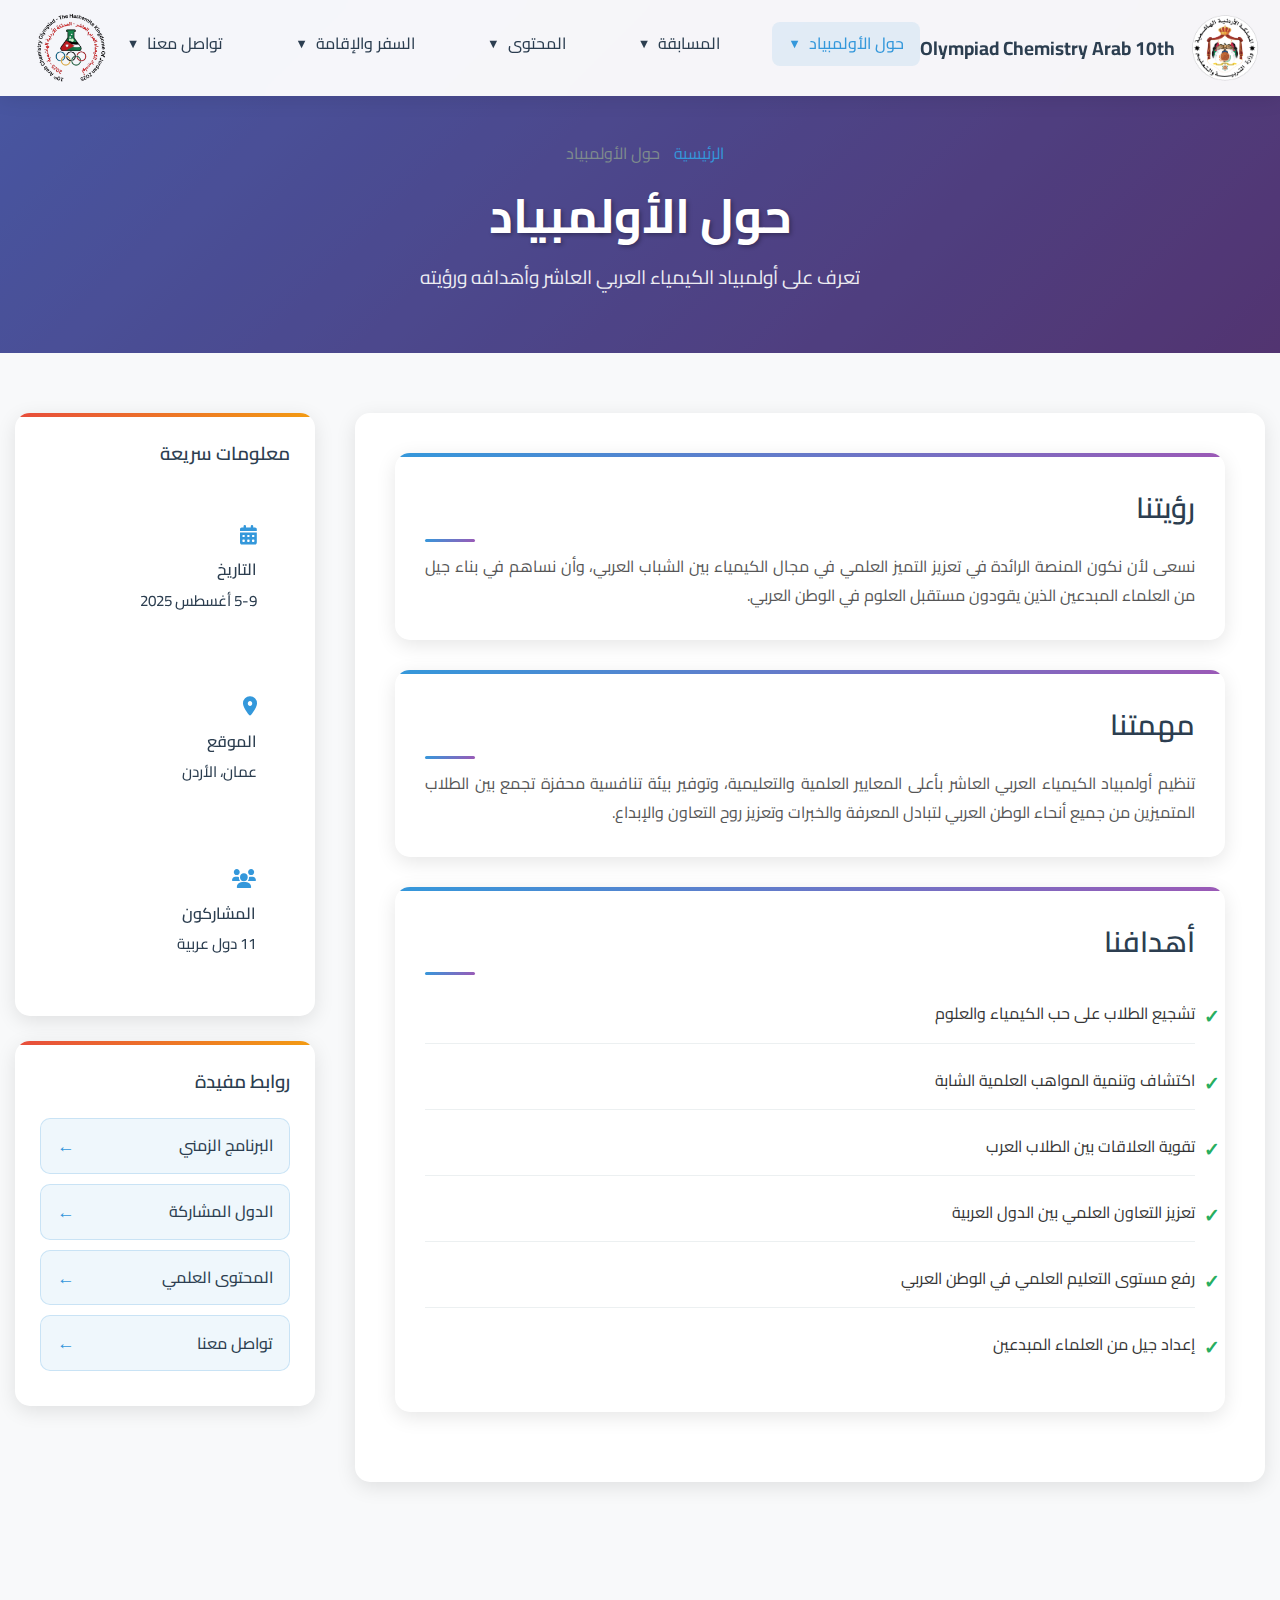
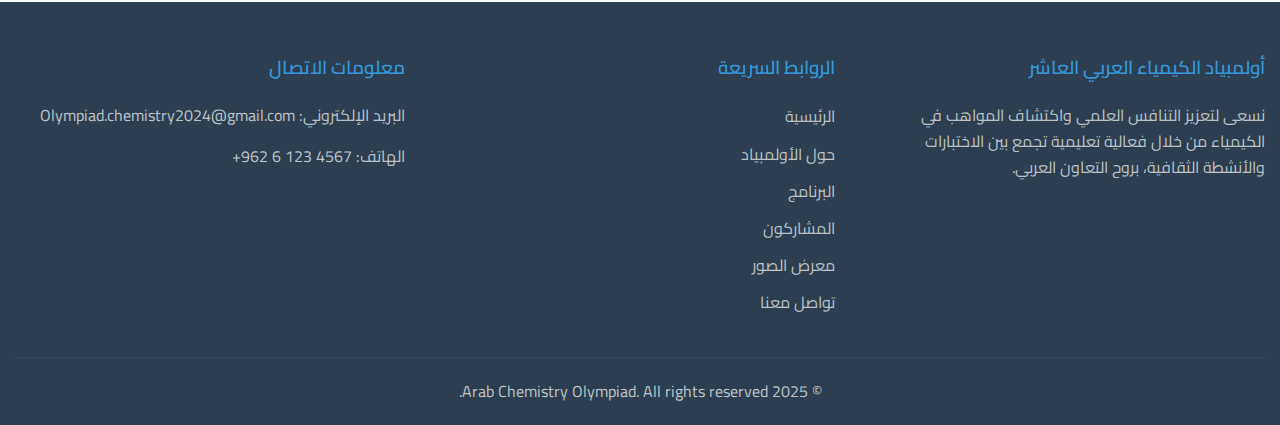
<file: about.html>
<!DOCTYPE html>
<html lang="ar" dir="rtl">
  <head>
    <meta charset="UTF-8" />
    <meta name="viewport" content="width=device-width, initial-scale=1.0" />
    <title>حول الأولمبياد - أولمبياد الكيمياء العربي</title>
    <link rel="stylesheet" href="styles.css" />
    <link
      href="https://fonts.googleapis.com/css2?family=Cairo:wght@300;400;600;700&display=swap"
      rel="stylesheet"
    />
    <link
      rel="stylesheet"
      href="https://cdnjs.cloudflare.com/ajax/libs/font-awesome/6.0.0/css/all.min.css"
    />
  </head>

  <body>
    <!-- Header Navigation -->
    <header class="header">
      <nav class="navbar">
        <div class="nav-container">
          <div class="nav-left">
            <div class="nav-logo">
              <a href="index.html">
                <img
                  src="Ministry of Education Logo-01.png"
                  alt="Ministry of Education Logo"
                  class="logo"
                />
                <span>Olympiad Chemistry Arab 10th</span>
              </a>
            </div>
          </div>
          <ul class="nav-menu">
            <li class="dropdown active">
              <a href="#" class="dropdown-toggle">حول الأولمبياد</a>
              <div class="dropdown-content">
                <a href="about.html" class="active">حول الأولمبياد</a>
                <a href="organizer.html">المنظمون</a>
                <a href="schedule.html">البرنامج</a>
                <a href="participants.html">المشاركون</a>
              </div>
            </li>
            <li class="dropdown">
              <a href="#" class="dropdown-toggle">المسابقة</a>
              <div class="dropdown-content">
                <a href="registration.html">التسجيل</a>
                <a href="gallery.html">صور</a>
                <a href="results.html">النتائج والتصنيفات</a>
              </div>
            </li>
            <li class="dropdown">
              <a href="#" class="dropdown-toggle">المحتوى </a>
              <div class="dropdown-content">
                <a href="subject.html">المحتوى العلمي</a>
                <a href="news.html">الأخبار</a>
              </div>
            </li>
            <li class="dropdown">
              <a href="#" class="dropdown-toggle">السفر والإقامة</a>
              <div class="dropdown-content">
                <a href="travel.html">تفاصيل السفر</a>
                <a href="accommodation.html">أماكن الإقامة</a>
              </div>
            </li>
            <li class="dropdown">
              <a href="#" class="dropdown-toggle">تواصل معنا</a>
              <div class="dropdown-content">
                <a href="contact.html">تواصل معنا</a>
               
              </div>
            </li>
          </ul>
          <div class="hamburger">
            <span></span>
            <span></span>
            <span></span>
          </div>
          <div class="nav-ministry-logo">
            <img
              src="logo.png"
                                          alt="Ministry of Education Logo"
            class="logo"
            />
          </div>
        </div>
      </nav>
    </header>

    <!-- Page Header -->
    <section class="page-header">
      <div class="page-header-content">
        <nav class="breadcrumb">
          <a href="index.html">الرئيسية</a>
          <span>حول الأولمبياد</span>
        </nav>
        <h1>حول الأولمبياد</h1>
        <p>تعرف على أولمبياد الكيمياء العربي العاشر وأهدافه ورؤيته</p>
      </div>
    </section>

    <!-- Main Content -->
    <main class="about-content">
      <div class="container">
        <div class="content-grid">
          <!-- Main Content Area -->
          <div class="main-content">
            <div class="content-card">
              <h2>رؤيتنا</h2>
              <p>
                نسعى لأن نكون المنصة الرائدة في تعزيز التميز العلمي في مجال
                الكيمياء بين الشباب العربي، وأن نساهم في بناء جيل من العلماء
                المبدعين الذين يقودون مستقبل العلوم في الوطن العربي.
              </p>
            </div>

            <div class="content-card">
              <h2>مهمتنا</h2>
              <p>
                تنظيم أولمبياد الكيمياء العربي العاشر بأعلى المعايير العلمية
                والتعليمية، وتوفير بيئة تنافسية محفزة تجمع بين الطلاب المتميزين
                من جميع أنحاء الوطن العربي لتبادل المعرفة والخبرات وتعزيز روح
                التعاون والإبداع.
              </p>
            </div>

            <div class="content-card">
              <h2>أهدافنا</h2>
              <ul class="objectives-list">
                <li>تشجيع الطلاب على حب الكيمياء والعلوم</li>
                <li>اكتشاف وتنمية المواهب العلمية الشابة</li>
                <li>تقوية العلاقات بين الطلاب العرب</li>
                <li>تعزيز التعاون العلمي بين الدول العربية</li>
                <li>رفع مستوى التعليم العلمي في الوطن العربي</li>
                <li>إعداد جيل من العلماء المبدعين</li>
              </ul>
            </div>


          </div>

          <!-- Sidebar -->
          <aside class="sidebar">
            <div class="sidebar-card">
              <h3>معلومات سريعة</h3>
              <div class="quick-info">
                <div class="info-item">
                  <i class="fas fa-calendar-alt"></i>
                  <div>
                    <strong>التاريخ</strong>
                    <span>5-9 أغسطس 2025</span>
                  </div>
                </div>
                <div class="info-item">
                  <i class="fas fa-map-marker-alt"></i>
                  <div>
                    <strong>الموقع</strong>
                    <span>عمان، الأردن</span>
                  </div>
                </div>
                <div class="info-item">
                  <i class="fas fa-users"></i>
                  <div>
                    <strong>المشاركون</strong>
                    <span>11 دول عربية</span>
                  </div>
                </div>
              </div>
            </div>

            <div class="sidebar-card">
              <h3>روابط مفيدة</h3>
              <ul class="related-links">
                <li><a href="schedule.html">البرنامج الزمني</a></li>
                <li><a href="participants.html">الدول المشاركة</a></li>
                <li><a href="subject.html">المحتوى العلمي</a></li>
                <li><a href="contact.html">تواصل معنا</a></li>
              </ul>
            </div>
          </aside>
        </div>
      </div>
    </main>

    <!-- Footer -->
    <footer class="footer">
      <div class="container">
        <div class="footer-content">
          <div class="footer-section">
            <h3>أولمبياد الكيمياء العربي العاشر</h3>
            <p>
              نسعى لتعزيز التنافس العلمي واكتشاف المواهب في الكيمياء من خلال
              فعالية تعليمية تجمع بين الاختبارات والأنشطة الثقافية، بروح التعاون
              العربي.
            </p>
          </div>
          <div class="footer-section">
            <h3>الروابط السريعة</h3>
            <ul>
              <li><a href="index.html">الرئيسية</a></li>
              <li><a href="about.html">حول الأولمبياد</a></li>
              <li><a href="schedule.html">البرنامج</a></li>
              <li><a href="participants.html">المشاركون</a></li>
              <li><a href="gallery.html">معرض الصور</a></li>
              <li><a href="contact.html">تواصل معنا</a></li>
            </ul>
          </div>
          <div class="footer-section">
            <h3>معلومات الاتصال</h3>
            <p>البريد الإلكتروني: Olympiad.chemistry2024@gmail.com</p>
            <p>الهاتف: <span dir="ltr">+962 6 123 4567</span></p>
          </div>
        </div>
        <div class="footer-bottom">
          <p>&copy; 2025 Arab Chemistry Olympiad. All rights reserved.</p>
        </div>
      </div>
    </footer>

    <script src="script.js"></script>
  </body>
</html>
</file>
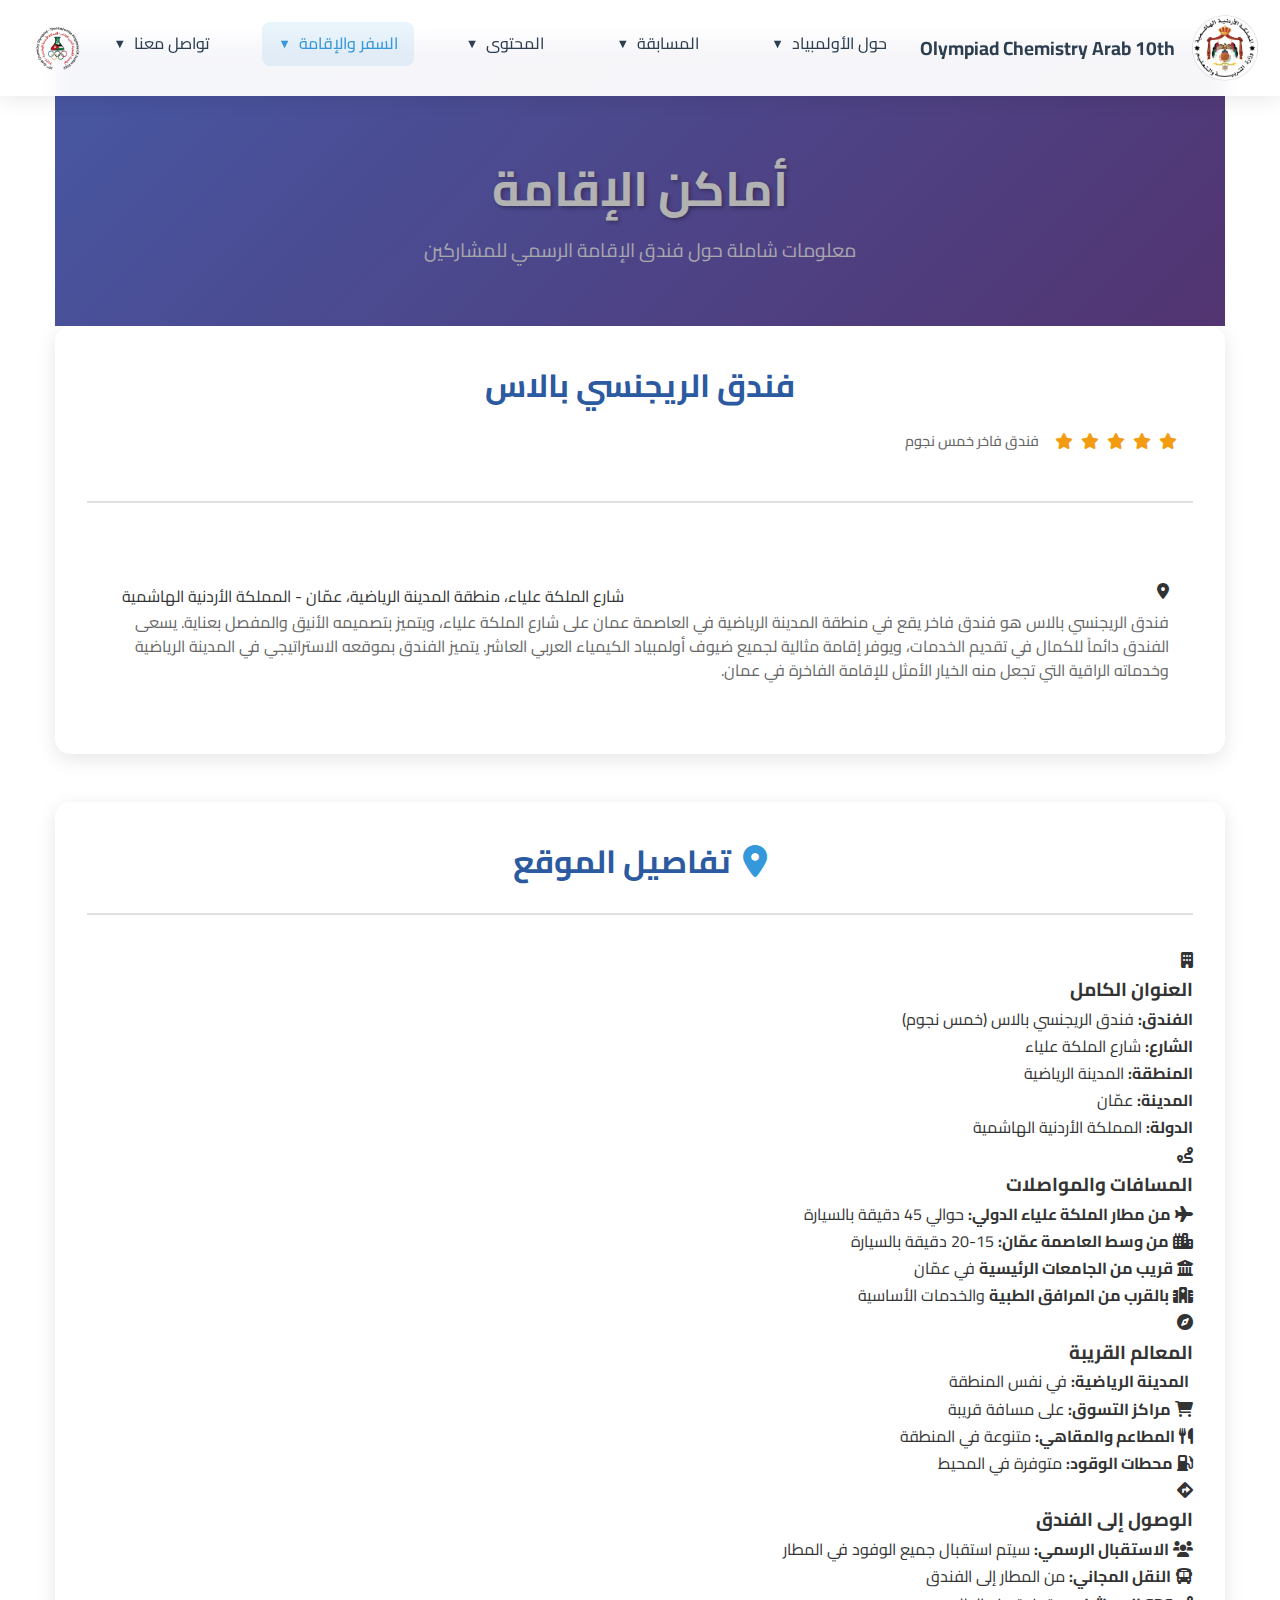
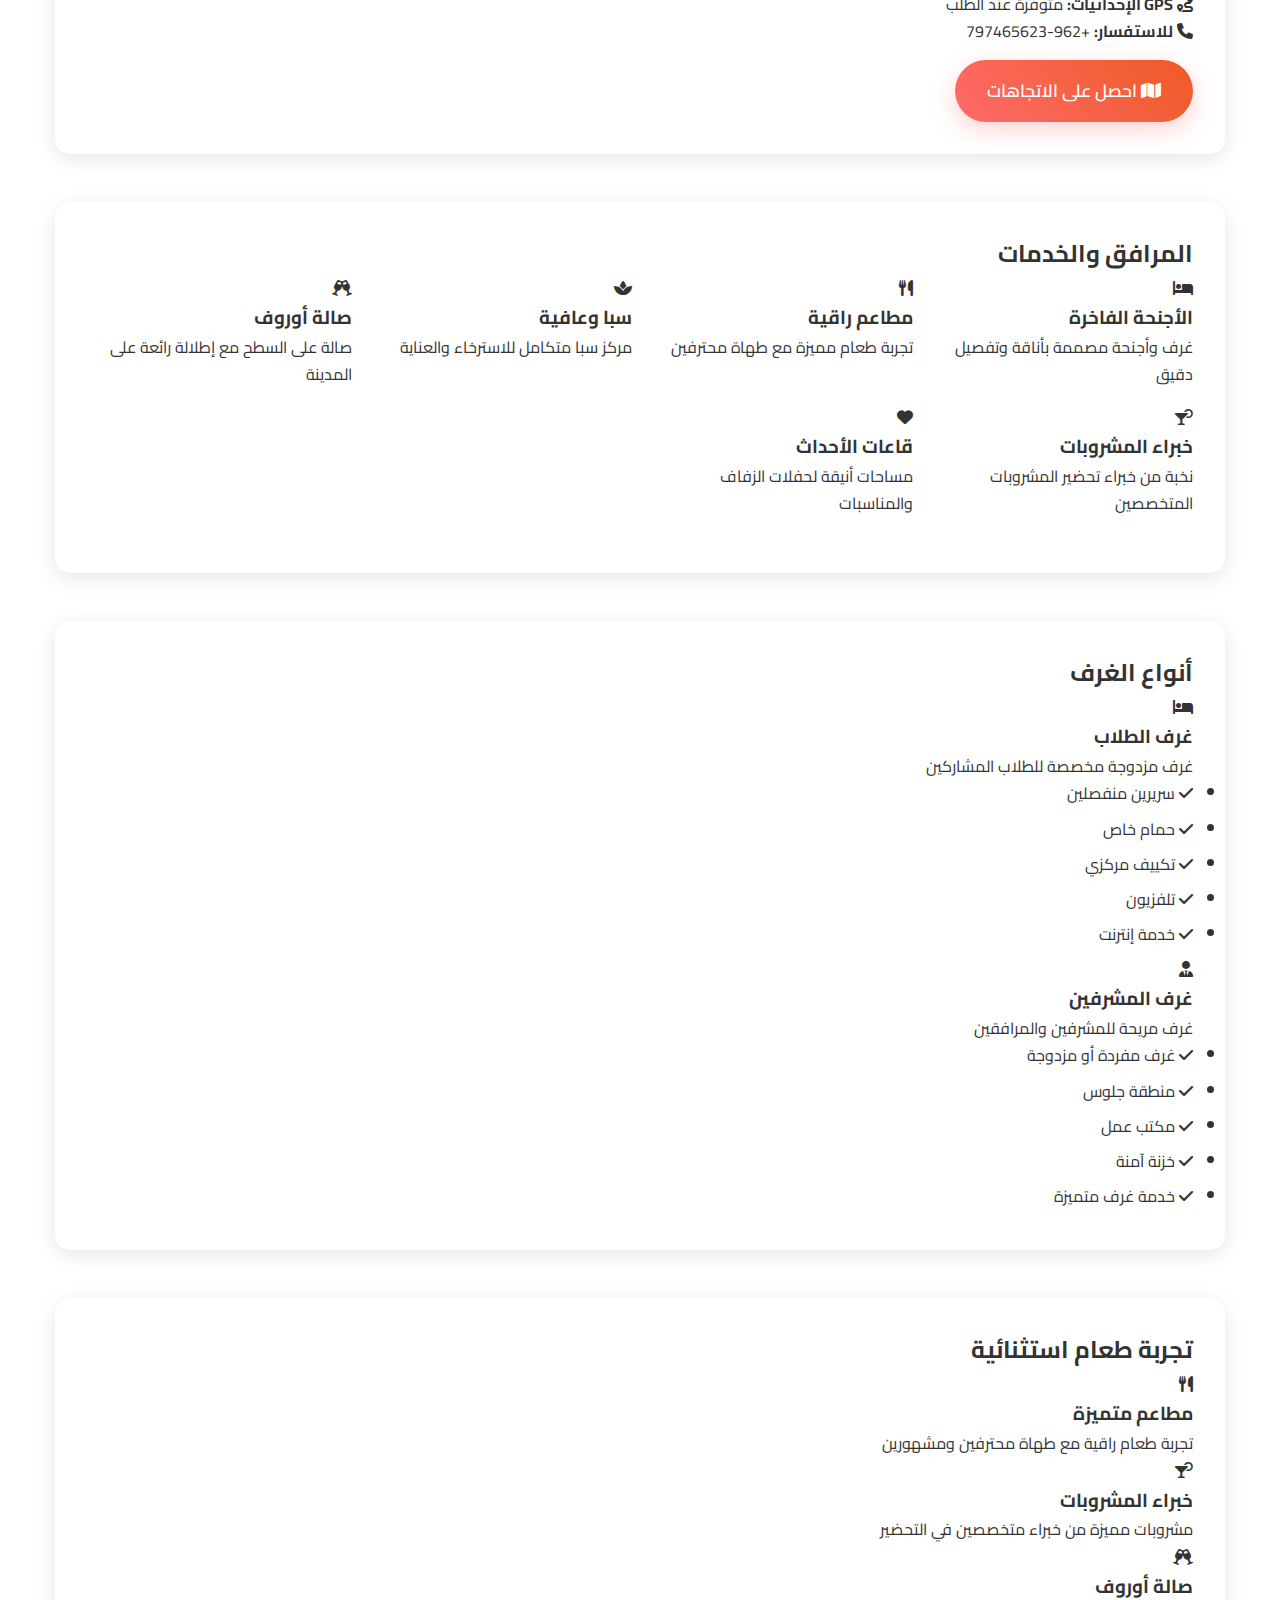
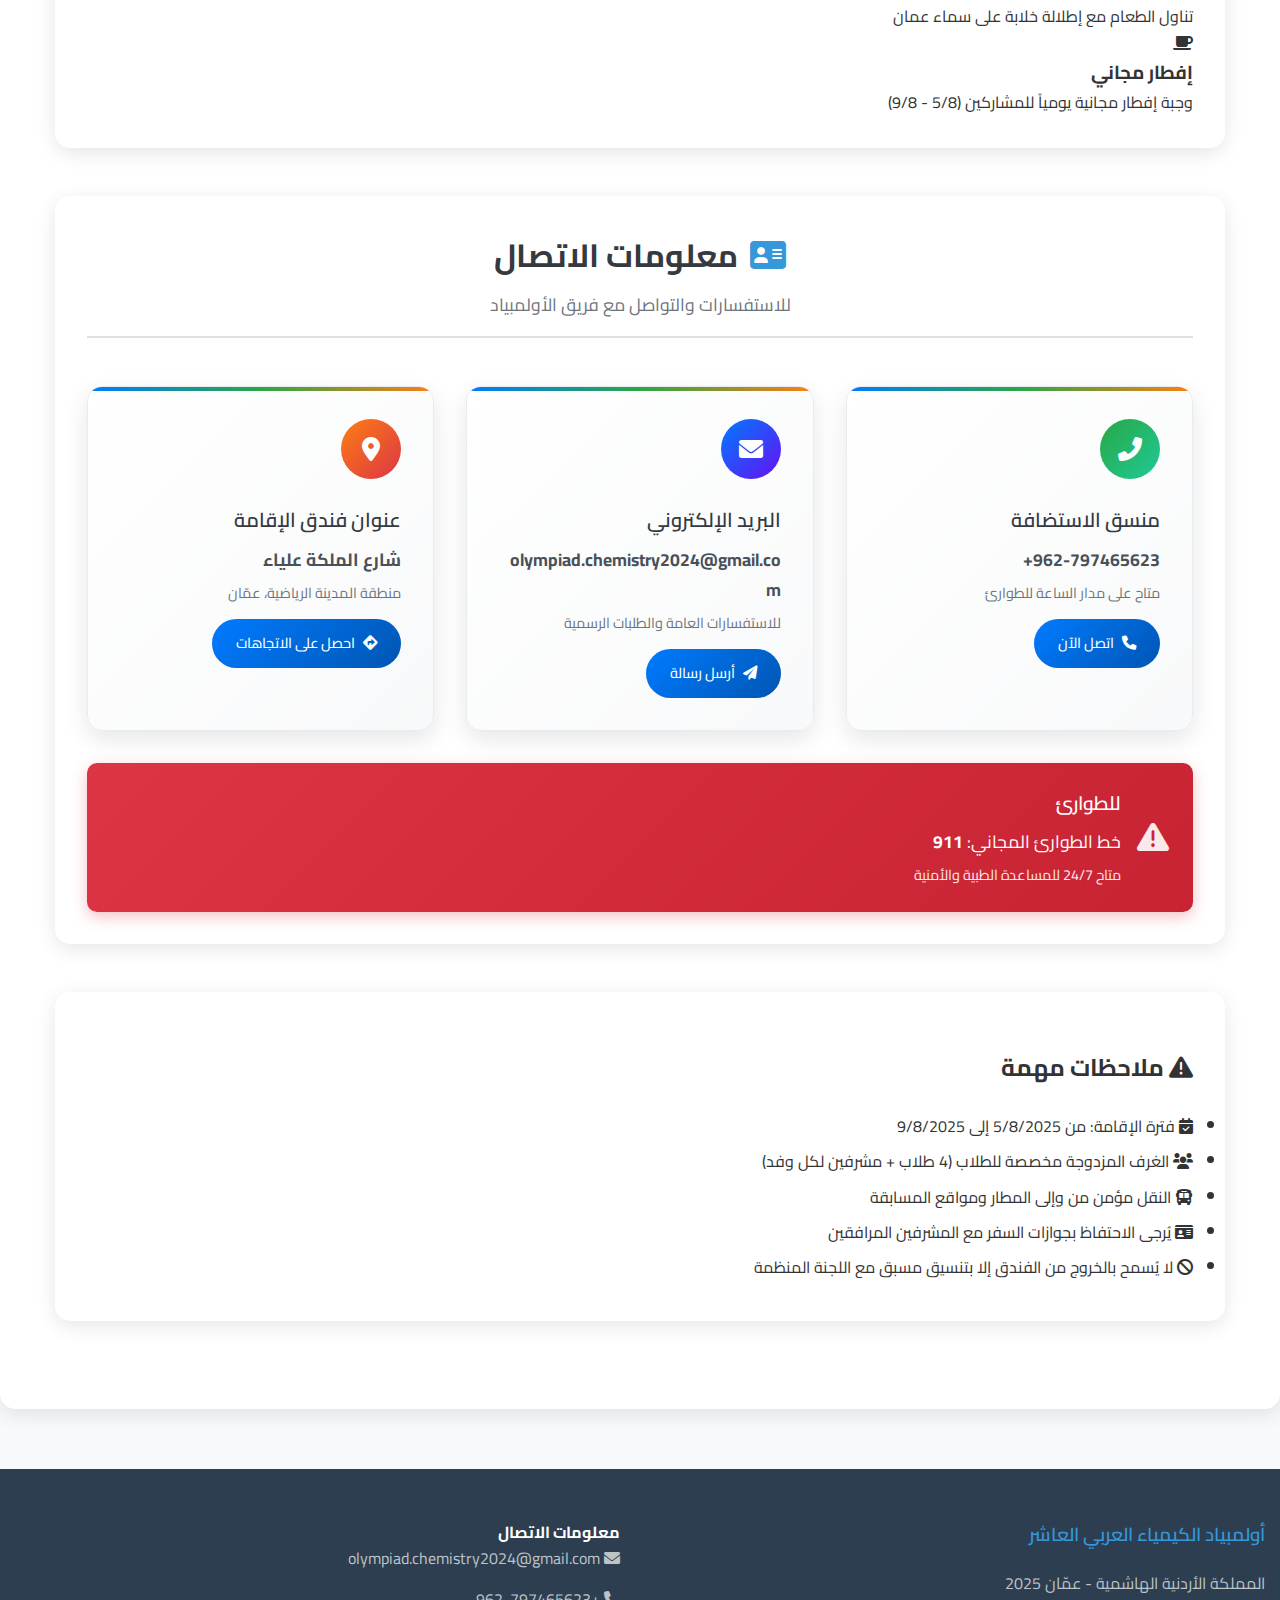
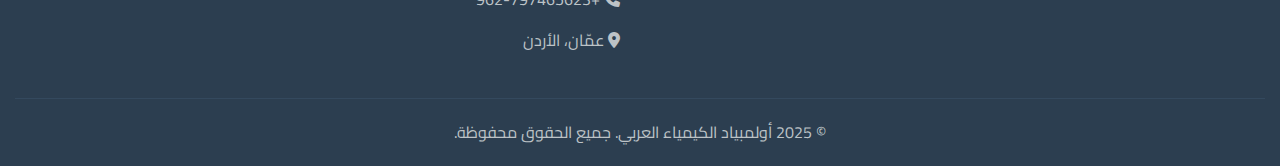
<file: accommodation.html>
<!DOCTYPE html>
<html lang="ar" dir="rtl">
<head>
    <meta charset="UTF-8">
    <meta name="viewport" content="width=device-width, initial-scale=1.0">
    <title>خيارات الإقامة - أولمبياد الكيمياء العربي</title>
    <link rel="stylesheet" href="styles.css">
    <link href="https://fonts.googleapis.com/css2?family=Amiri:wght@400;700&family=Cairo:wght@300;400;600;700&display=swap" rel="stylesheet">
    <link rel="stylesheet" href="https://cdnjs.cloudflare.com/ajax/libs/font-awesome/6.0.0/css/all.min.css">
</head>
<body>
    <!-- Header Navigation -->
    <header class="header">
      <nav class="navbar">
        <div class="nav-container">
          <div class="nav-left">
            <div class="nav-logo">
              <a href="index.html">
                <img
                  src="Ministry of Education Logo-01.png"
                  alt="Ministry of Education Logo"
                  class="logo"
                />
                                    <span>Olympiad Chemistry Arab 10th</span>
              </a>
            </div>
          </div>
          <ul class="nav-menu">
            <li class="dropdown">
              <a href="#" class="dropdown-toggle">حول الأولمبياد</a>
              <div class="dropdown-content">
                <a href="about.html">حول الأولمبياد</a>
                <a href="organizer.html">المنظمون</a>
                <a href="schedule.html">البرنامج</a>
                <a href="participants.html">المشاركون</a>
              </div>
            </li>
            <li class="dropdown">
              <a href="#" class="dropdown-toggle">المسابقة</a>
              <div class="dropdown-content">
                <a href="registration.html">التسجيل</a>
                <a href="gallery.html">صور</a>
                <a href="results.html">النتائج والتصنيفات</a>
              </div>
            </li>
            <li class="dropdown">
              <a href="#" class="dropdown-toggle">المحتوى </a>
              <div class="dropdown-content">
                <a href="subject.html">المحتوى العلمي</a>
                <a href="news.html">الأخبار</a>
              </div>
            </li>
            <li class="dropdown active">
              <a href="#" class="dropdown-toggle">السفر والإقامة</a>
              <div class="dropdown-content">
                <a href="travel.html">تفاصيل السفر</a>
                <a href="accommodation.html" class="active">أماكن الإقامة</a>
              </div>
            </li>
            <li class="dropdown">
              <a href="#" class="dropdown-toggle">تواصل معنا</a>
              <div class="dropdown-content">
                <a href="contact.html">تواصل معنا</a>
              </div>
            </li>
          </ul>
          <div class="hamburger">
            <span></span>
            <span></span>
            <span></span>
          </div>
          <div class="nav-ministry-logo">
            <img
              src="logo.png"
              alt="Ministry of Education Logo"
              class="ministry-logo"
            />
          </div>
        </div>
      </nav>
    </header>

    <!-- Main Content -->
    <main class="main-content">
        <div class="container">
            <!-- Page Header -->
            <div class="page-header">
                <h1>أماكن الإقامة</h1>
                <p>معلومات شاملة حول فندق الإقامة الرسمي للمشاركين</p>
            </div>

            <!-- Hotel Information -->
            <section class="content-section">
                <div class="section-header">
                    <h2>فندق الريجنسي بالاس</h2>
                    <div class="hotel-rating">
                        <i class="fas fa-star"></i>
                        <i class="fas fa-star"></i>
                        <i class="fas fa-star"></i>
                        <i class="fas fa-star"></i>
                        <i class="fas fa-star"></i>
                        <span>فندق فاخر خمس نجوم</span>
                    </div>
                </div>
                
                <div class="hotel-info">
                    <div class="location-info">
                        <i class="fas fa-map-marker-alt"></i>
                        <span>شارع الملكة علياء، منطقة المدينة الرياضية، عمّان - المملكة الأردنية الهاشمية</span>
                    </div>
                    
                    <p class="hotel-description">
                        فندق الريجنسي بالاس هو فندق فاخر يقع في منطقة المدينة الرياضية في العاصمة عمان على شارع الملكة علياء، ويتميز بتصميمه الأنيق والمفصل بعناية. 
                        يسعى الفندق دائماً للكمال في تقديم الخدمات، ويوفر إقامة مثالية لجميع ضيوف أولمبياد الكيمياء العربي العاشر. 
                        يتميز الفندق بموقعه الاستراتيجي في المدينة الرياضية وخدماته الراقية التي تجعل منه الخيار الأمثل للإقامة الفاخرة في عمان.
                    </p>
                </div>
            </section>

            <!-- Hotel Location Details -->
            <section class="content-section">
                <div class="section-header">
                    <h2><i class="fas fa-map-marker-alt"></i> تفاصيل الموقع</h2>
                </div>
                
                <div class="location-details">
                    <div class="location-card">
                        <div class="location-header">
                            <i class="fas fa-building"></i>
                            <h3>العنوان الكامل</h3>
                        </div>
                        <div class="location-content">
                            <p><strong>الفندق:</strong> فندق الريجنسي بالاس (خمس نجوم)</p>
                            <p><strong>الشارع:</strong> شارع الملكة علياء</p>
                            <p><strong>المنطقة:</strong> المدينة الرياضية</p>
                            <p><strong>المدينة:</strong> عمّان</p>
                            <p><strong>الدولة:</strong> المملكة الأردنية الهاشمية</p>
                        </div>
                    </div>

                    <div class="location-card">
                        <div class="location-header">
                            <i class="fas fa-route"></i>
                            <h3>المسافات والمواصلات</h3>
                        </div>
                        <div class="location-content">
                            <p><i class="fas fa-plane"></i> <strong>من مطار الملكة علياء الدولي:</strong> حوالي 45 دقيقة بالسيارة</p>
                            <p><i class="fas fa-city"></i> <strong>من وسط العاصمة عمّان:</strong> 15-20 دقيقة بالسيارة</p>
                            <p><i class="fas fa-university"></i> <strong>قريب من الجامعات الرئيسية</strong> في عمّان</p>
                            <p><i class="fas fa-hospital"></i> <strong>بالقرب من المرافق الطبية</strong> والخدمات الأساسية</p>
                        </div>
                    </div>

                    <div class="location-card">
                        <div class="location-header">
                            <i class="fas fa-compass"></i>
                            <h3>المعالم القريبة</h3>
                        </div>
                        <div class="location-content">
                            <p><i class="fas fa-stadium"></i> <strong>المدينة الرياضية:</strong> في نفس المنطقة</p>
                            <p><i class="fas fa-shopping-cart"></i> <strong>مراكز التسوق:</strong> على مسافة قريبة</p>
                            <p><i class="fas fa-utensils"></i> <strong>المطاعم والمقاهي:</strong> متنوعة في المنطقة</p>
                            <p><i class="fas fa-gas-pump"></i> <strong>محطات الوقود:</strong> متوفرة في المحيط</p>
                        </div>
                    </div>

                    <div class="location-card">
                        <div class="location-header">
                            <i class="fas fa-directions"></i>
                            <h3>الوصول إلى الفندق</h3>
                        </div>
                        <div class="location-content">
                            <p><i class="fas fa-users"></i> <strong>الاستقبال الرسمي:</strong> سيتم استقبال جميع الوفود في المطار</p>
                            <p><i class="fas fa-bus"></i> <strong>النقل المجاني:</strong> من المطار إلى الفندق</p>
                            <p><i class="fas fa-route"></i> <strong>GPS الإحداثيات:</strong> متوفرة عند الطلب</p>
                            <p><i class="fas fa-phone"></i> <strong>للاستفسار:</strong> +962-797465623</p>
                            
                            <div class="directions-btn" style="margin-top: 15px;">
                                <a href="#" class="btn btn-primary" onclick="openDirections()">
                                    <i class="fas fa-map"></i>
                                    احصل على الاتجاهات
                                </a>
                            </div>
                        </div>
                    </div>
                </div>
            </section>

            <!-- Hotel Features -->
            <section class="content-section">
                <h2>المرافق والخدمات</h2>
                <div class="features-grid">
                    <div class="feature-card">
                        <i class="fas fa-bed"></i>
                        <h3>الأجنحة الفاخرة</h3>
                        <p>غرف وأجنحة مصممة بأناقة وتفصيل دقيق</p>
                    </div>
                    
                    <div class="feature-card">
                        <i class="fas fa-utensils"></i>
                        <h3>مطاعم راقية</h3>
                        <p>تجربة طعام مميزة مع طهاة محترفين</p>
                    </div>
                    
                    <div class="feature-card">
                        <i class="fas fa-spa"></i>
                        <h3>سبا وعافية</h3>
                        <p>مركز سبا متكامل للاسترخاء والعناية</p>
                    </div>
                    
                    <div class="feature-card">
                        <i class="fas fa-glass-cheers"></i>
                        <h3>صالة أوروف</h3>
                        <p>صالة على السطح مع إطلالة رائعة على المدينة</p>
                    </div>
                    
                    <div class="feature-card">
                        <i class="fas fa-cocktail"></i>
                        <h3>خبراء المشروبات</h3>
                        <p>نخبة من خبراء تحضير المشروبات المتخصصين</p>
                    </div>
                    
                    <div class="feature-card">
                        <i class="fas fa-heart"></i>
                        <h3>قاعات الأحداث</h3>
                        <p>مساحات أنيقة لحفلات الزفاف والمناسبات</p>
                    </div>
                </div>
            </section>

            <!-- Room Types -->
            <section class="content-section">
                <h2>أنواع الغرف</h2>
                <div class="rooms-grid">
                    <div class="room-card">
                        <div class="room-header">
                            <i class="fas fa-bed"></i>
                            <h3>غرف الطلاب</h3>
                        </div>
                        <div class="room-details">
                            <p>غرف مزدوجة مخصصة للطلاب المشاركين</p>
                            <ul class="room-features">
                                <li><i class="fas fa-check"></i> سريرين منفصلين</li>
                                <li><i class="fas fa-check"></i> حمام خاص</li>
                                <li><i class="fas fa-check"></i> تكييف مركزي</li>
                                <li><i class="fas fa-check"></i> تلفزيون</li>
                                <li><i class="fas fa-check"></i> خدمة إنترنت</li>
                            </ul>
                        </div>
                    </div>
                    
                    <div class="room-card">
                        <div class="room-header">
                            <i class="fas fa-user-tie"></i>
                            <h3>غرف المشرفين</h3>
                        </div>
                        <div class="room-details">
                            <p>غرف مريحة للمشرفين والمرافقين</p>
                            <ul class="room-features">
                                <li><i class="fas fa-check"></i> غرف مفردة أو مزدوجة</li>
                                <li><i class="fas fa-check"></i> منطقة جلوس</li>
                                <li><i class="fas fa-check"></i> مكتب عمل</li>
                                <li><i class="fas fa-check"></i> خزنة آمنة</li>
                                <li><i class="fas fa-check"></i> خدمة غرف متميزة</li>
                            </ul>
                        </div>
                    </div>
                </div>
            </section>

            <!-- Dining Options -->
            <section class="content-section">
                <h2>تجربة طعام استثنائية</h2>
                <div class="dining-info">
                    <div class="dining-card">
                        <i class="fas fa-utensils"></i>
                        <div class="dining-details">
                            <h3>مطاعم متميزة</h3>
                            <p>تجربة طعام راقية مع طهاة محترفين ومشهورين</p>
                        </div>
                    </div>
                    
                    <div class="dining-card">
                        <i class="fas fa-cocktail"></i>
                        <div class="dining-details">
                            <h3>خبراء المشروبات</h3>
                            <p>مشروبات مميزة من خبراء متخصصين في التحضير</p>
                        </div>
                    </div>
                    
                    <div class="dining-card">
                        <i class="fas fa-glass-cheers"></i>
                        <div class="dining-details">
                            <h3>صالة أوروف</h3>
                            <p>تناول الطعام مع إطلالة خلابة على سماء عمان</p>
                        </div>
                    </div>
                    
                    <div class="dining-card">
                        <i class="fas fa-coffee"></i>
                        <div class="dining-details">
                            <h3>إفطار مجاني</h3>
                            <p>وجبة إفطار مجانية يومياً للمشاركين (5/8 - 9/8)</p>
                        </div>
                    </div>
                </div>
            </section>

            <!-- Contact Information -->
            <section class="content-section contact-section">
                <div class="section-header">
                    <h2><i class="fas fa-address-card"></i> معلومات الاتصال</h2>
                    <p>للاستفسارات والتواصل مع فريق الأولمبياد</p>
                </div>
                
                <div class="contact-cards-container">
                    <div class="contact-card-enhanced">
                        <div class="contact-icon-wrapper phone-icon">
                            <i class="fas fa-phone-alt"></i>
                        </div>
                        <div class="contact-content">
                            <h3>منسق الاستضافة</h3>
                            <p class="contact-value" dir="ltr">+962-797465623</p>
                            <p class="contact-description">متاح على مدار الساعة للطوارئ</p>
                            <a href="tel:+962797465623" class="contact-action-btn">
                                <i class="fas fa-phone"></i> اتصل الآن
                            </a>
                        </div>
                    </div>
                    
                    <div class="contact-card-enhanced">
                        <div class="contact-icon-wrapper email-icon">
                        <i class="fas fa-envelope"></i>
                        </div>
                        <div class="contact-content">
                            <h3>البريد الإلكتروني</h3>
                            <p class="contact-value">olympiad.chemistry2024@gmail.com</p>
                            <p class="contact-description">للاستفسارات العامة والطلبات الرسمية</p>
                            <a href="mailto:olympiad.chemistry2024@gmail.com" class="contact-action-btn">
                                <i class="fas fa-paper-plane"></i> أرسل رسالة
                            </a>
                        </div>
                    </div>
                    
                    <div class="contact-card-enhanced">
                        <div class="contact-icon-wrapper location-icon">
                        <i class="fas fa-map-marker-alt"></i>
                        </div>
                        <div class="contact-content">
                            <h3>عنوان فندق الإقامة</h3>
                            <p class="contact-value">شارع الملكة علياء</p>
                            <p class="contact-description">منطقة المدينة الرياضية، عمّان</p>
                            <a href="#" onclick="openDirections()" class="contact-action-btn">
                                <i class="fas fa-directions"></i> احصل على الاتجاهات
                            </a>
                        </div>
                    </div>
                </div>

                <!-- Emergency Contact Banner -->
                <div class="emergency-contact-banner">
                    <div class="emergency-icon">
                        <i class="fas fa-exclamation-triangle"></i>
                    </div>
                    <div class="emergency-content">
                        <h4>للطوارئ</h4>
                        <p>خط الطوارئ المجاني: <strong>911</strong></p>
                        <span>متاح 24/7 للمساعدة الطبية والأمنية</span>
                    </div>
                </div>
            </section>

            <!-- Important Notes -->
            <section class="content-section">
                <div class="important-notes">
                    <h2><i class="fas fa-exclamation-triangle"></i> ملاحظات مهمة</h2>
                    <ul class="notes-list">
                        <li>
                            <i class="fas fa-calendar-check"></i>
                            <span>فترة الإقامة: من 5/8/2025 إلى 9/8/2025</span>
                        </li>
                        <li>
                            <i class="fas fa-users"></i>
                            <span>الغرف المزدوجة مخصصة للطلاب (4 طلاب + مشرفين لكل وفد)</span>
                        </li>
                        <li>
                            <i class="fas fa-bus"></i>
                            <span>النقل مؤمن من وإلى المطار ومواقع المسابقة</span>
                        </li>
                        <li>
                            <i class="fas fa-id-card"></i>
                            <span>يُرجى الاحتفاظ بجوازات السفر مع المشرفين المرافقين</span>
                        </li>
                        <li>
                            <i class="fas fa-ban"></i>
                            <span>لا يُسمح بالخروج من الفندق إلا بتنسيق مسبق مع اللجنة المنظمة</span>
                        </li>
                    </ul>
                </div>
            </section>
        </div>
    </main>

    <!-- Footer -->
    <footer class="footer">
        <div class="container">
            <div class="footer-content">
                <div class="footer-section">
                    <h3>أولمبياد الكيمياء العربي العاشر</h3>
                    <p>المملكة الأردنية الهاشمية - عمّان 2025</p>
                </div>
                
                <div class="footer-section">
                    <h4>معلومات الاتصال</h4>
                    <p><i class="fas fa-envelope"></i> olympiad.chemistry2024@gmail.com</p>
                    <p><i class="fas fa-phone"></i> +962-797465623</p>
                    <p><i class="fas fa-map-marker-alt"></i> عمّان، الأردن</p>
                </div>
            </div>
            
            <div class="footer-bottom">
                <p>&copy; 2025 أولمبياد الكيمياء العربي. جميع الحقوق محفوظة.</p>
            </div>
        </div>
    </footer>

    <style>
        /* Enhanced Contact Section Styles */
        .contact-cards-container {
            display: grid;
            grid-template-columns: repeat(auto-fit, minmax(300px, 1fr));
            gap: 2rem;
            margin: 2rem 0;
        }

        .contact-card-enhanced {
            background: linear-gradient(135deg, #ffffff 0%, #f8f9fa 100%);
            border-radius: 15px;
            padding: 2rem;
            box-shadow: 0 8px 25px rgba(0, 0, 0, 0.1);
            border: 1px solid #e9ecef;
            transition: all 0.3s ease;
            position: relative;
            overflow: hidden;
        }

        .contact-card-enhanced:before {
            content: '';
            position: absolute;
            top: 0;
            left: 0;
            right: 0;
            height: 4px;
            background: linear-gradient(90deg, #007bff, #28a745, #fd7e14);
        }

        .contact-card-enhanced:hover {
            transform: translateY(-5px);
            box-shadow: 0 15px 35px rgba(0, 0, 0, 0.15);
        }

        .contact-icon-wrapper {
            width: 60px;
            height: 60px;
            border-radius: 50%;
            display: flex;
            align-items: center;
            justify-content: center;
            margin-bottom: 1.5rem;
            font-size: 1.5rem;
            color: white;
        }

        .phone-icon {
            background: linear-gradient(135deg, #28a745, #20c997);
        }

        .email-icon {
            background: linear-gradient(135deg, #007bff, #6610f2);
        }

        .location-icon {
            background: linear-gradient(135deg, #fd7e14, #dc3545);
        }

        .contact-content h3 {
            color: #343a40;
            font-size: 1.25rem;
            font-weight: 600;
            margin-bottom: 0.5rem;
        }

        .contact-value {
            font-size: 1.1rem;
            font-weight: 700;
            color: #495057;
            margin-bottom: 0.5rem;
            word-break: break-all;
        }

        .contact-description {
            color: #6c757d;
            font-size: 0.9rem;
            margin-bottom: 1rem;
            line-height: 1.4;
        }

        .contact-action-btn {
            display: inline-flex;
            align-items: center;
            gap: 0.5rem;
            background: linear-gradient(135deg, #007bff, #0056b3);
            color: white;
            padding: 0.75rem 1.5rem;
            border-radius: 25px;
            text-decoration: none;
            font-weight: 500;
            font-size: 0.9rem;
            transition: all 0.3s ease;
            border: none;
            cursor: pointer;
        }

        .contact-action-btn:hover {
            background: linear-gradient(135deg, #0056b3, #004085);
            transform: translateY(-2px);
            box-shadow: 0 5px 15px rgba(0, 123, 255, 0.3);
            color: white;
            text-decoration: none;
        }

        .emergency-contact-banner {
            background: linear-gradient(135deg, #dc3545, #c82333);
            color: white;
            padding: 1.5rem;
            border-radius: 10px;
            margin-top: 2rem;
            display: flex;
            align-items: center;
            gap: 1rem;
            box-shadow: 0 5px 15px rgba(220, 53, 69, 0.3);
        }

        .emergency-icon {
            font-size: 2rem;
            opacity: 0.9;
        }

        .emergency-content h4 {
            margin: 0 0 0.5rem 0;
            font-size: 1.2rem;
            font-weight: 600;
        }

        .emergency-content p {
            margin: 0 0 0.25rem 0;
            font-size: 1.1rem;
        }

        .emergency-content span {
            font-size: 0.9rem;
            opacity: 0.9;
        }

        /* Responsive Design */
        @media (max-width: 768px) {
            .contact-cards-container {
                grid-template-columns: 1fr;
                gap: 1.5rem;
            }
            
            .contact-card-enhanced {
                padding: 1.5rem;
            }
            
            .emergency-contact-banner {
                flex-direction: column;
                text-align: center;
                gap: 0.5rem;
            }
        }

        /* Section Header Improvements */
        .contact-section .section-header {
            text-align: center;
            margin-bottom: 3rem;
        }

        .contact-section .section-header h2 {
            color: #343a40;
            font-size: 2rem;
            margin-bottom: 0.5rem;
        }

        .contact-section .section-header p {
            color: #6c757d;
            font-size: 1.1rem;
        }
    </style>

    <script src="script.js"></script>
    <script>
        function openDirections() {
            const address = "Sports City, Queen Alia Street, Amman, Jordan";
            const encodedAddress = encodeURIComponent(address);
            const googleMapsUrl = `https://www.google.com/maps/search/?api=1&query=${encodedAddress}`;
            window.open(googleMapsUrl, '_blank');
        }
    </script>
</body>
</html>
</file>
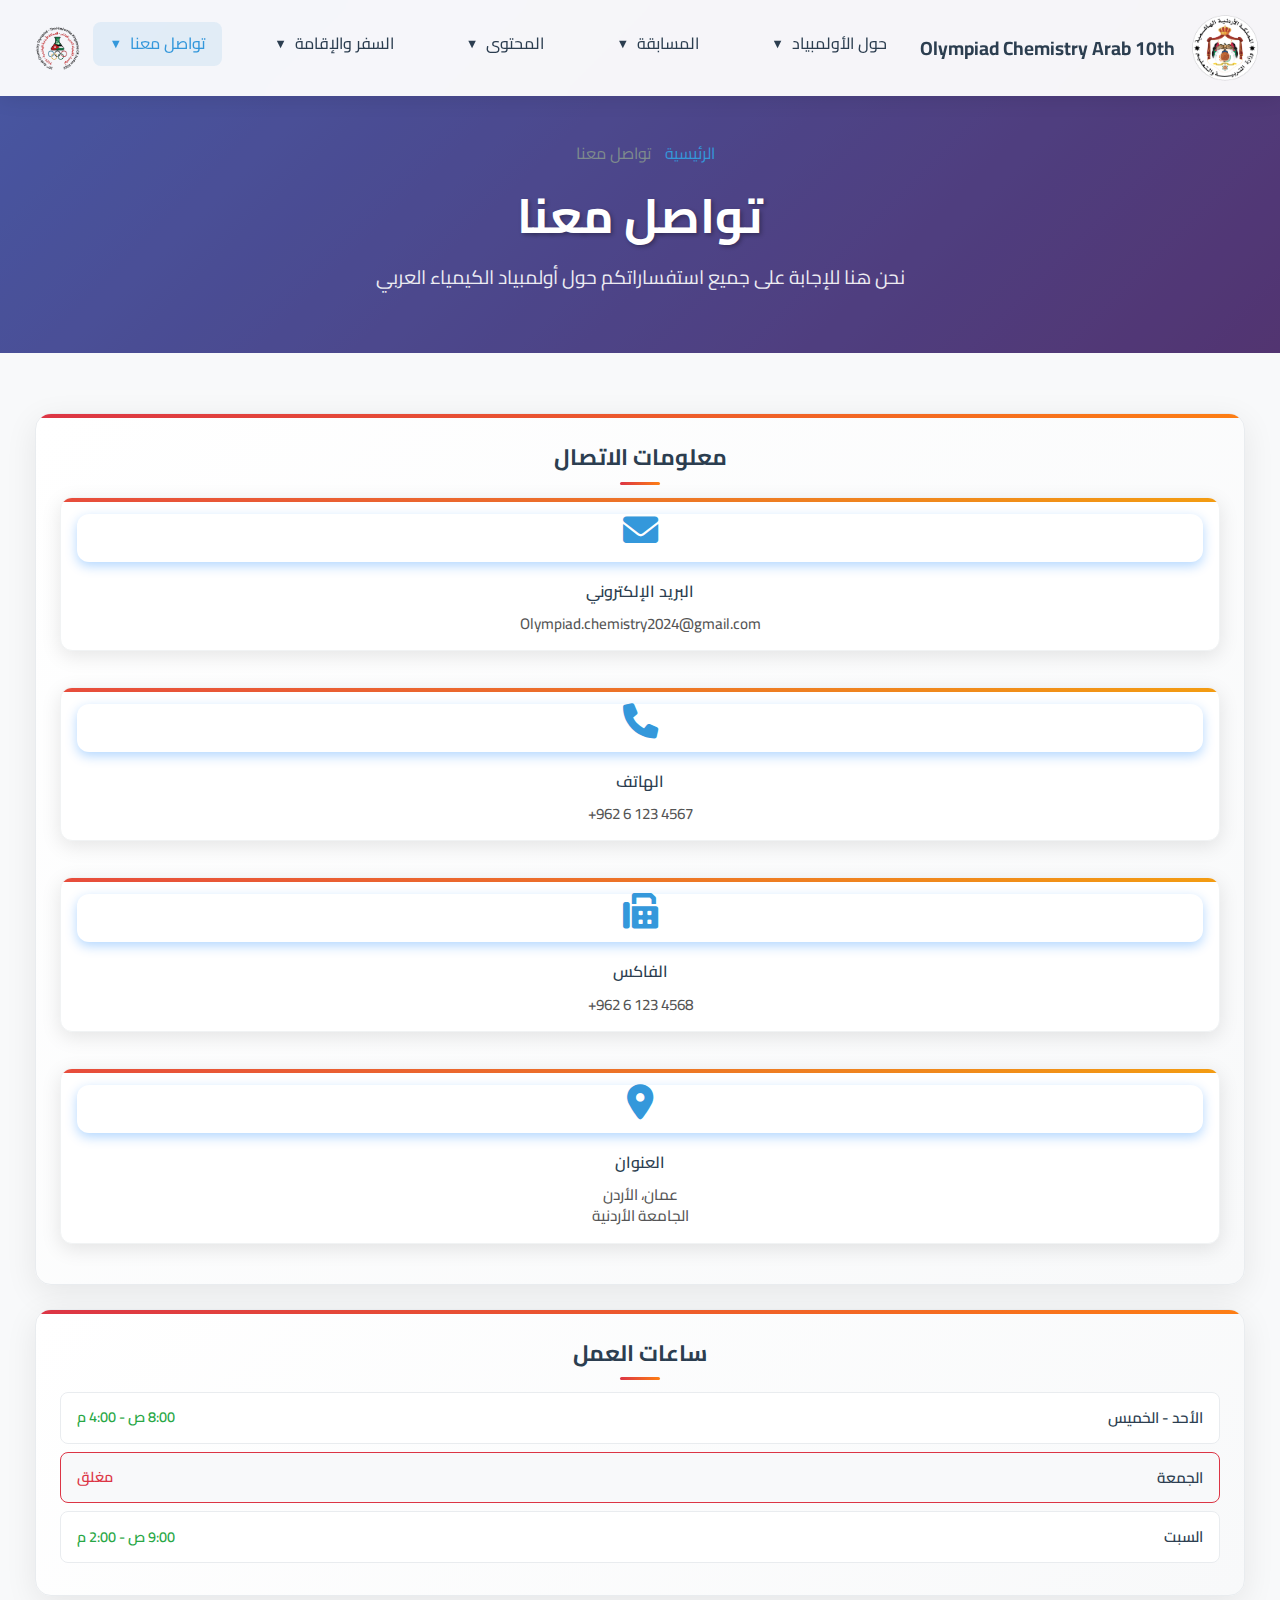
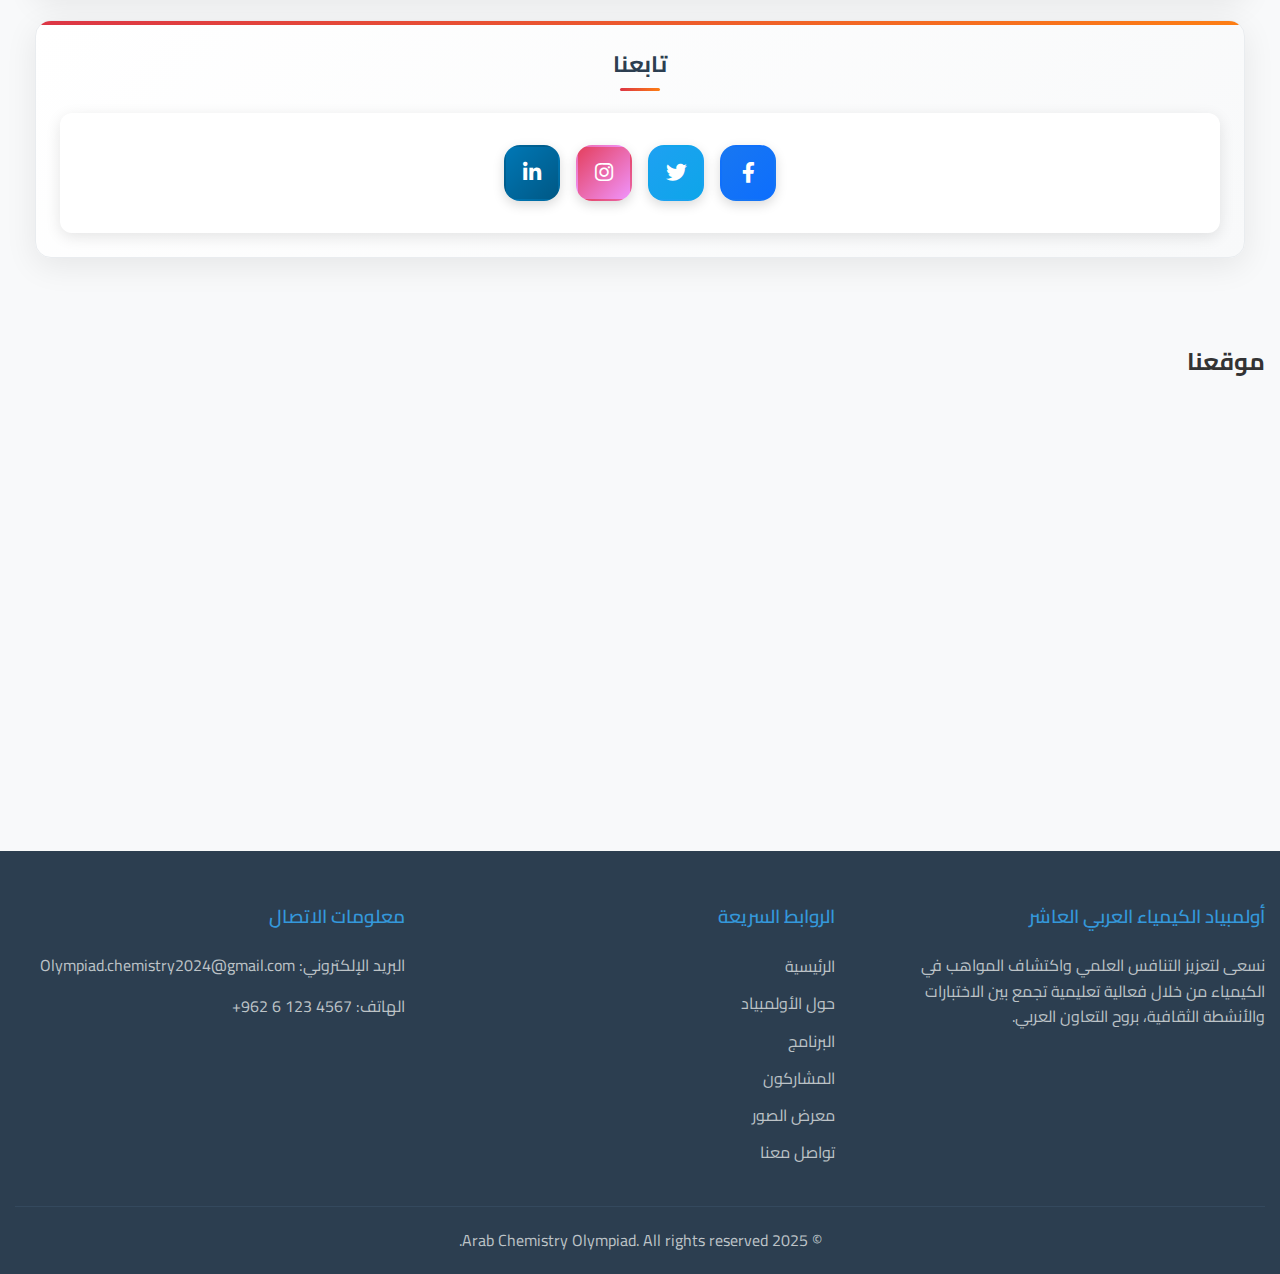
<file: contact.html>
<!DOCTYPE html>
<html lang="ar" dir="rtl">
  <head>
    <meta charset="UTF-8" />
    <meta name="viewport" content="width=device-width, initial-scale=1.0" />
    <title>تواصل معنا - أولمبياد الكيمياء العربي</title>
    <link rel="stylesheet" href="styles.css" />
    <link
      href="https://fonts.googleapis.com/css2?family=Cairo:wght@300;400;600;700&display=swap"
      rel="stylesheet"
    />
    <link
      rel="stylesheet"
      href="https://cdnjs.cloudflare.com/ajax/libs/font-awesome/6.0.0/css/all.min.css"
    />
  </head>

  <body>
    <!-- Header Navigation -->
    <header class="header">
      <nav class="navbar">
        <div class="nav-container">
          <div class="nav-left">
            <div class="nav-logo">
              <a href="index.html">
                <img
                  src="Ministry of Education Logo-01.png"
                  alt="Ministry of Education Logo"
                  class="logo"
                />
                <span>Olympiad Chemistry Arab 10th</span>
              </a>
            </div>
          </div>
          <ul class="nav-menu">
            <li class="dropdown">
              <a href="#" class="dropdown-toggle">حول الأولمبياد</a>
              <div class="dropdown-content">
                <a href="about.html">حول الأولمبياد</a>
                <a href="organizer.html">المنظمون</a>
                <a href="schedule.html">البرنامج</a>
                <a href="participants.html">المشاركون</a>
              </div>
            </li>
            <li class="dropdown">
              <a href="#" class="dropdown-toggle">المسابقة</a>
              <div class="dropdown-content">
                <a href="registration.html">التسجيل</a>
                <a href="gallery.html">صور</a>
                <a href="results.html">النتائج والتصنيفات</a>
              </div>
            </li>
            <li class="dropdown">
              <a href="#" class="dropdown-toggle">المحتوى </a>
              <div class="dropdown-content">
                <a href="subject.html">المحتوى العلمي</a>

                <a href="news.html">الأخبار</a>
              </div>
            </li>
            <li class="dropdown">
              <a href="#" class="dropdown-toggle">السفر والإقامة</a>
              <div class="dropdown-content">
                <a href="travel.html">تفاصيل السفر</a>
                <a href="accommodation.html">أماكن الإقامة</a>
              </div>
            </li>
            <li class="dropdown active">
              <a href="#" class="dropdown-toggle">تواصل معنا</a>
              <div class="dropdown-content">
                <a href="contact.html" class="active">تواصل معنا</a>
              </div>
            </li>
          </ul>
          <div class="hamburger">
            <span></span>
            <span></span>
            <span></span>
          </div>
          <div class="nav-ministry-logo">
            <img
              src="logo.png"
              alt="Ministry of Education Logo"
              class="ministry-logo"
            />
          </div>
        </div>
      </nav>
    </header>

    <!-- Page Header -->
    <section class="page-header">
      <div class="page-header-content">
        <nav class="breadcrumb">
          <a href="index.html">الرئيسية</a>
          <span>تواصل معنا</span>
        </nav>
        <h1>تواصل معنا</h1>
        <p>نحن هنا للإجابة على جميع استفساراتكم حول أولمبياد الكيمياء العربي</p>
      </div>
    </section>

    <!-- Main Content -->
    <main class="about-content">
      <div class="container">
        <div class="content-grid centered">
          <!-- Contact Information -->
          <div class="contact-container">
            <div class="sidebar-card enhanced">
              <h3>معلومات الاتصال</h3>
              <div class="contact-info">
                <div class="contact-item enhanced">
                  <div class="contact-icon">
                    <i class="fas fa-envelope"></i>
                  </div>
                  <div class="contact-details">
                    <strong>البريد الإلكتروني</strong>
                    <a href="mailto:Olympiad.chemistry2024@gmail.com" class="contact-link">
                      Olympiad.chemistry2024@gmail.com
                    </a>
                  </div>
                </div>
                <div class="contact-item enhanced">
                  <div class="contact-icon">
                    <i class="fas fa-phone"></i>
                  </div>
                  <div class="contact-details">
                    <strong>الهاتف</strong>
                    <a href="tel:+96261234567" class="contact-link" dir="ltr">
                      +962 6 123 4567
                    </a>
                  </div>
                </div>
                <div class="contact-item enhanced">
                  <div class="contact-icon">
                    <i class="fas fa-fax"></i>
                  </div>
                  <div class="contact-details">
                    <strong>الفاكس</strong>
                    <span class="contact-text" dir="ltr">+962 6 123 4568</span>
                  </div>
                </div>
                <div class="contact-item enhanced">
                  <div class="contact-icon">
                    <i class="fas fa-map-marker-alt"></i>
                  </div>
                  <div class="contact-details">
                    <strong>العنوان</strong>
                    <span class="contact-text">عمان، الأردن<br />الجامعة الأردنية</span>
                  </div>
                </div>
              </div>
            </div>

            <div class="sidebar-card enhanced">
              <h3>ساعات العمل</h3>
              <div class="working-hours">
                <div class="hours-item enhanced">
                  <span class="day">الأحد - الخميس</span>
                  <span class="time">8:00 ص - 4:00 م</span>
                </div>
                <div class="hours-item enhanced closed">
                  <span class="day">الجمعة</span>
                  <span class="time">مغلق</span>
                </div>
                <div class="hours-item enhanced">
                  <span class="day">السبت</span>
                  <span class="time">9:00 ص - 2:00 م</span>
                </div>
              </div>
            </div>

            <div class="sidebar-card enhanced">
              <h3>تابعنا</h3>
              <div class="social-media">
                <a href="#" class="social-link facebook enhanced">
                  <i class="fab fa-facebook-f"></i>
                </a>
                <a href="#" class="social-link twitter enhanced">
                  <i class="fab fa-twitter"></i>
                </a>
                <a href="#" class="social-link instagram enhanced">
                  <i class="fab fa-instagram"></i>
                </a>
                <a href="#" class="social-link linkedin enhanced">
                  <i class="fab fa-linkedin-in"></i>
                </a>
              </div>
            </div>
          </div>
        </div>
      </div>
    </main>

    <!-- Map Section -->
    <section class="map-section">
      <div class="container">
        <h2>موقعنا</h2>
        <div class="map-container">
          <iframe
            src="https://www.google.com/maps/embed?pb=!1m18!1m12!1m3!1d3384.344!2d35.910!3d31.952!2m3!1f0!2f0!3f0!3m2!1i1024!2i768!4f13.1!3m3!1m2!1s0x151ca1c726c0c5bb%3A0x5c8c7b8b7b8b7b8b!2sUniversity%20of%20Jordan!5e0!3m2!1sen!2sjo!4v1234567890123!5m2!1sen!2sjo"
            width="100%"
            height="400"
            style="border: 0"
            allowfullscreen=""
            loading="lazy"
            referrerpolicy="no-referrer-when-downgrade"
          >
          </iframe>
        </div>
      </div>
    </section>

    <!-- Footer -->
    <footer class="footer">
      <div class="container">
        <div class="footer-content">
          <div class="footer-section">
            <h3>أولمبياد الكيمياء العربي العاشر</h3>
            <p>
              نسعى لتعزيز التنافس العلمي واكتشاف المواهب في الكيمياء من خلال
              فعالية تعليمية تجمع بين الاختبارات والأنشطة الثقافية، بروح التعاون
              العربي.
            </p>
          </div>
          <div class="footer-section">
            <h3>الروابط السريعة</h3>
            <ul>
              <li><a href="index.html">الرئيسية</a></li>
              <li><a href="about.html">حول الأولمبياد</a></li>
              <li><a href="schedule.html">البرنامج</a></li>
              <li><a href="participants.html">المشاركون</a></li>
              <li><a href="gallery.html">معرض الصور</a></li>
              <li><a href="contact.html">تواصل معنا</a></li>
            </ul>
          </div>
          <div class="footer-section">
            <h3>معلومات الاتصال</h3>
            <p>البريد الإلكتروني: Olympiad.chemistry2024@gmail.com</p>
            <p>الهاتف: <span dir="ltr">+962 6 123 4567</span></p>
          </div>
        </div>
        <div class="footer-bottom">
          <p>&copy; 2025 Arab Chemistry Olympiad. All rights reserved.</p>
        </div>
      </div>
    </footer>

    <script src="script.js"></script>
    
    <style>
      /* Centered Layout */
      .content-grid.centered {
        display: flex;
        justify-content: center;
        align-items: flex-start;
        max-width: 600px;
        margin: 0 auto;
        padding: 0 20px;
      }

      .contact-container {
        width: 100%;
        max-width: 500px;
      }

      /* Enhanced Contact Page Design */
      .sidebar-card.enhanced {
        background: linear-gradient(135deg, #ffffff 0%, #f8f9fa 100%);
        border: 1px solid #e9ecef;
        border-radius: 16px;
        box-shadow: 0 8px 32px rgba(0, 0, 0, 0.08);
        padding: 24px;
        margin-bottom: 24px;
        position: relative;
        overflow: hidden;
        transition: all 0.3s ease;
      }

      .sidebar-card.enhanced::before {
        content: '';
        position: absolute;
        top: 0;
        left: 0;
        right: 0;
        height: 4px;
        background: linear-gradient(90deg, #dc3545 0%, #fd7e14 100%);
      }

      .sidebar-card.enhanced:hover {
        transform: translateY(-4px);
        box-shadow: 0 12px 40px rgba(0, 0, 0, 0.12);
      }

      .sidebar-card.enhanced h3 {
        color: #2c3e50;
        font-size: 1.4rem;
        font-weight: 700;
        margin-bottom: 20px;
        text-align: center;
        position: relative;
      }

      .sidebar-card.enhanced h3::after {
        content: '';
        position: absolute;
        bottom: -8px;
        left: 50%;
        transform: translateX(-50%);
        width: 40px;
        height: 3px;
        background: linear-gradient(90deg, #dc3545 0%, #fd7e14 100%);
        border-radius: 2px;
      }

      /* Enhanced Contact Items */
      .contact-item.enhanced {
        display: flex;
        align-items: flex-start;
        gap: 16px;
        padding: 16px;
        margin-bottom: 16px;
        background: #ffffff;
        border-radius: 12px;
        border: 1px solid #f1f3f4;
        transition: all 0.3s ease;
      }

      .contact-item.enhanced:hover {
        background: #f8f9fa;
        border-color: #dc3545;
        transform: translateX(4px);
      }

      .contact-icon {
        width: 48px;
        height: 48px;
        background: linear-gradient(135deg, #007bff 0%, #0056b3 100%);
        border-radius: 12px;
        display: flex;
        align-items: center;
        justify-content: center;
        flex-shrink: 0;
        box-shadow: 0 4px 12px rgba(0, 123, 255, 0.3);
      }

      .contact-icon i {
        color: #ffffff;
        font-size: 1.2rem;
      }

      .contact-details {
        flex: 1;
      }

      .contact-details strong {
        display: block;
        color: #2c3e50;
        font-size: 1rem;
        font-weight: 600;
        margin-bottom: 4px;
      }

      .contact-link {
        color: #007bff;
        text-decoration: none;
        font-weight: 500;
        transition: all 0.3s ease;
        display: inline-block;
      }

      .contact-link:hover {
        color: #0056b3;
        text-decoration: underline;
        transform: translateX(2px);
      }

      .contact-text {
        color: #495057;
        font-weight: 500;
        line-height: 1.4;
      }

      /* Enhanced Working Hours */
      .hours-item.enhanced {
        display: flex;
        justify-content: space-between;
        align-items: center;
        padding: 12px 16px;
        margin-bottom: 8px;
        background: #ffffff;
        border-radius: 8px;
        border: 1px solid #e9ecef;
        transition: all 0.3s ease;
      }

      .hours-item.enhanced:hover {
        background: #f8f9fa;
        border-color: #28a745;
        transform: translateX(4px);
      }

      .hours-item.enhanced.closed {
        background: #f8f9fa;
        border-color: #dc3545;
      }

      .hours-item.enhanced.closed .time {
        color: #dc3545;
        font-weight: 600;
      }

      .hours-item.enhanced .day {
        color: #2c3e50;
        font-weight: 600;
        font-size: 0.95rem;
      }

      .hours-item.enhanced .time {
        color: #28a745;
        font-weight: 600;
        font-size: 0.9rem;
      }

      /* Enhanced Social Media */
      .social-media {
        display: flex;
        justify-content: center;
        gap: 16px;
        flex-wrap: wrap;
      }

      .social-link.enhanced {
        width: 56px;
        height: 56px;
        border-radius: 16px;
        display: flex;
        align-items: center;
        justify-content: center;
        text-decoration: none;
        transition: all 0.3s ease;
        position: relative;
        overflow: hidden;
        box-shadow: 0 4px 12px rgba(0, 0, 0, 0.15);
      }

      .social-link.enhanced::before {
        content: '';
        position: absolute;
        top: 0;
        left: -100%;
        width: 100%;
        height: 100%;
        background: linear-gradient(90deg, transparent, rgba(255, 255, 255, 0.3), transparent);
        transition: left 0.5s ease;
      }

      .social-link.enhanced:hover::before {
        left: 100%;
      }

      .social-link.facebook.enhanced {
        background: linear-gradient(135deg, #1877f2 0%, #0d6efd 100%);
      }

      .social-link.twitter.enhanced {
        background: linear-gradient(135deg, #1da1f2 0%, #0ea5e9 100%);
      }

      .social-link.instagram.enhanced {
        background: linear-gradient(135deg, #e4405f 0%, #f093fb 100%);
      }

      .social-link.linkedin.enhanced {
        background: linear-gradient(135deg, #0077b5 0%, #005885 100%);
      }

      .social-link.enhanced i {
        color: #ffffff;
        font-size: 1.3rem;
        z-index: 1;
        position: relative;
      }

      .social-link.enhanced:hover {
        transform: translateY(-4px) scale(1.1);
        box-shadow: 0 8px 24px rgba(0, 0, 0, 0.25);
      }

      /* Responsive Design */
      @media (max-width: 768px) {
        .sidebar-card.enhanced {
          padding: 20px;
          margin-bottom: 20px;
        }

        .contact-item.enhanced {
          padding: 12px;
          gap: 12px;
        }

        .contact-icon {
          width: 40px;
          height: 40px;
        }

        .contact-icon i {
          font-size: 1rem;
        }

        .social-link.enhanced {
          width: 48px;
          height: 48px;
        }

        .social-link.enhanced i {
          font-size: 1.1rem;
        }
      }
    </style>
  </body>
</html>
</file>
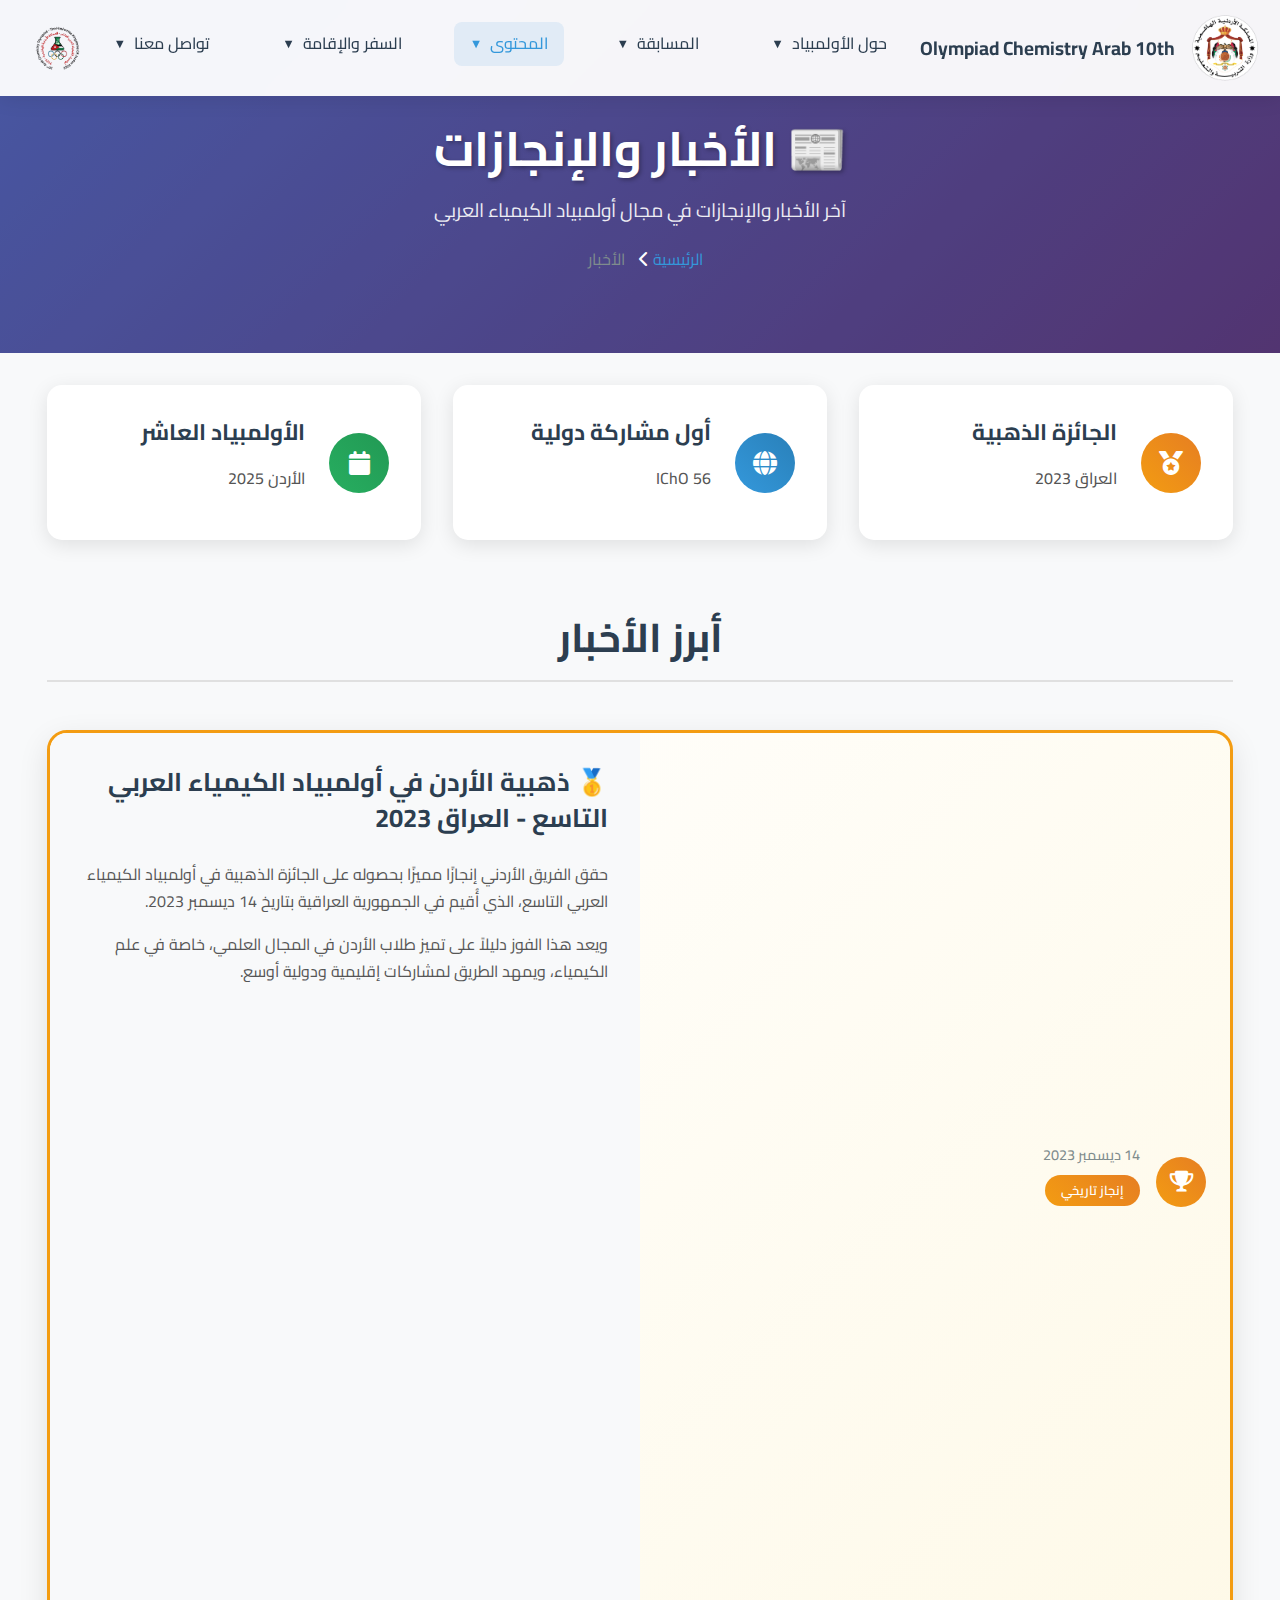
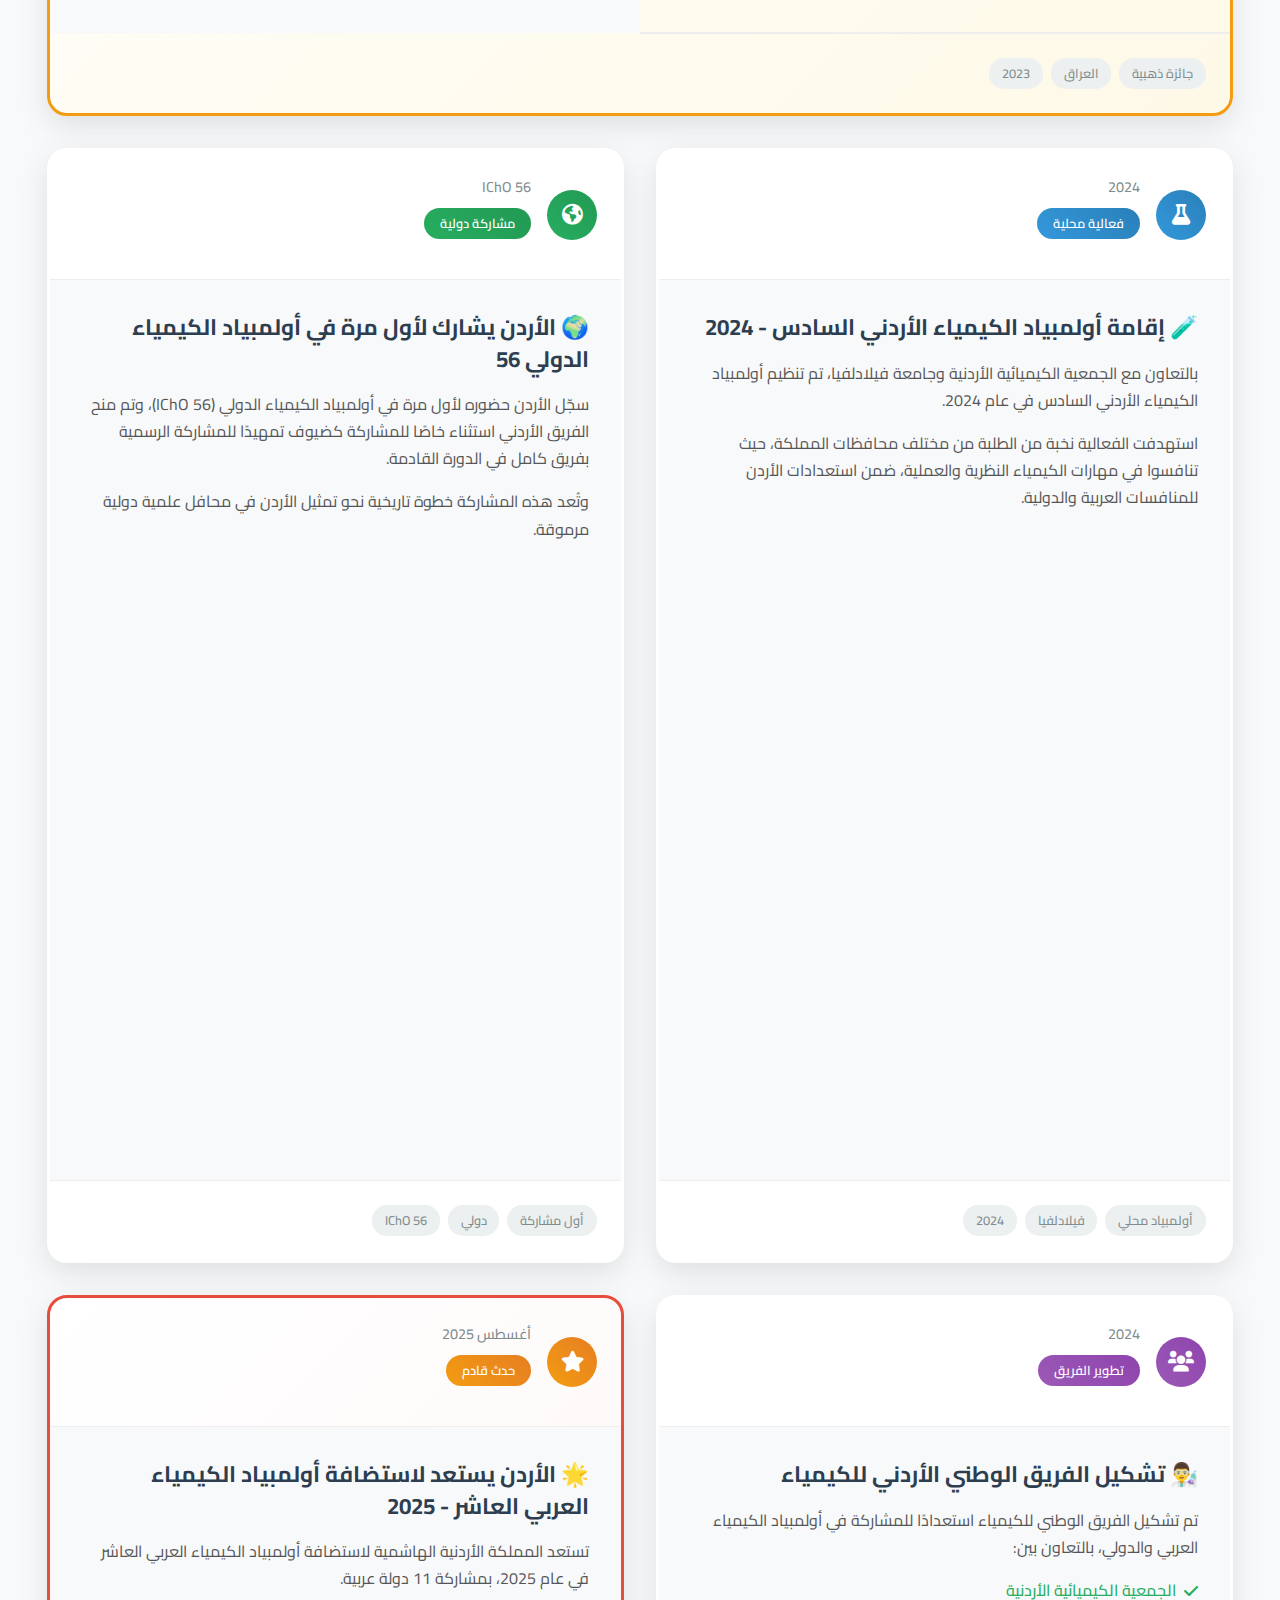
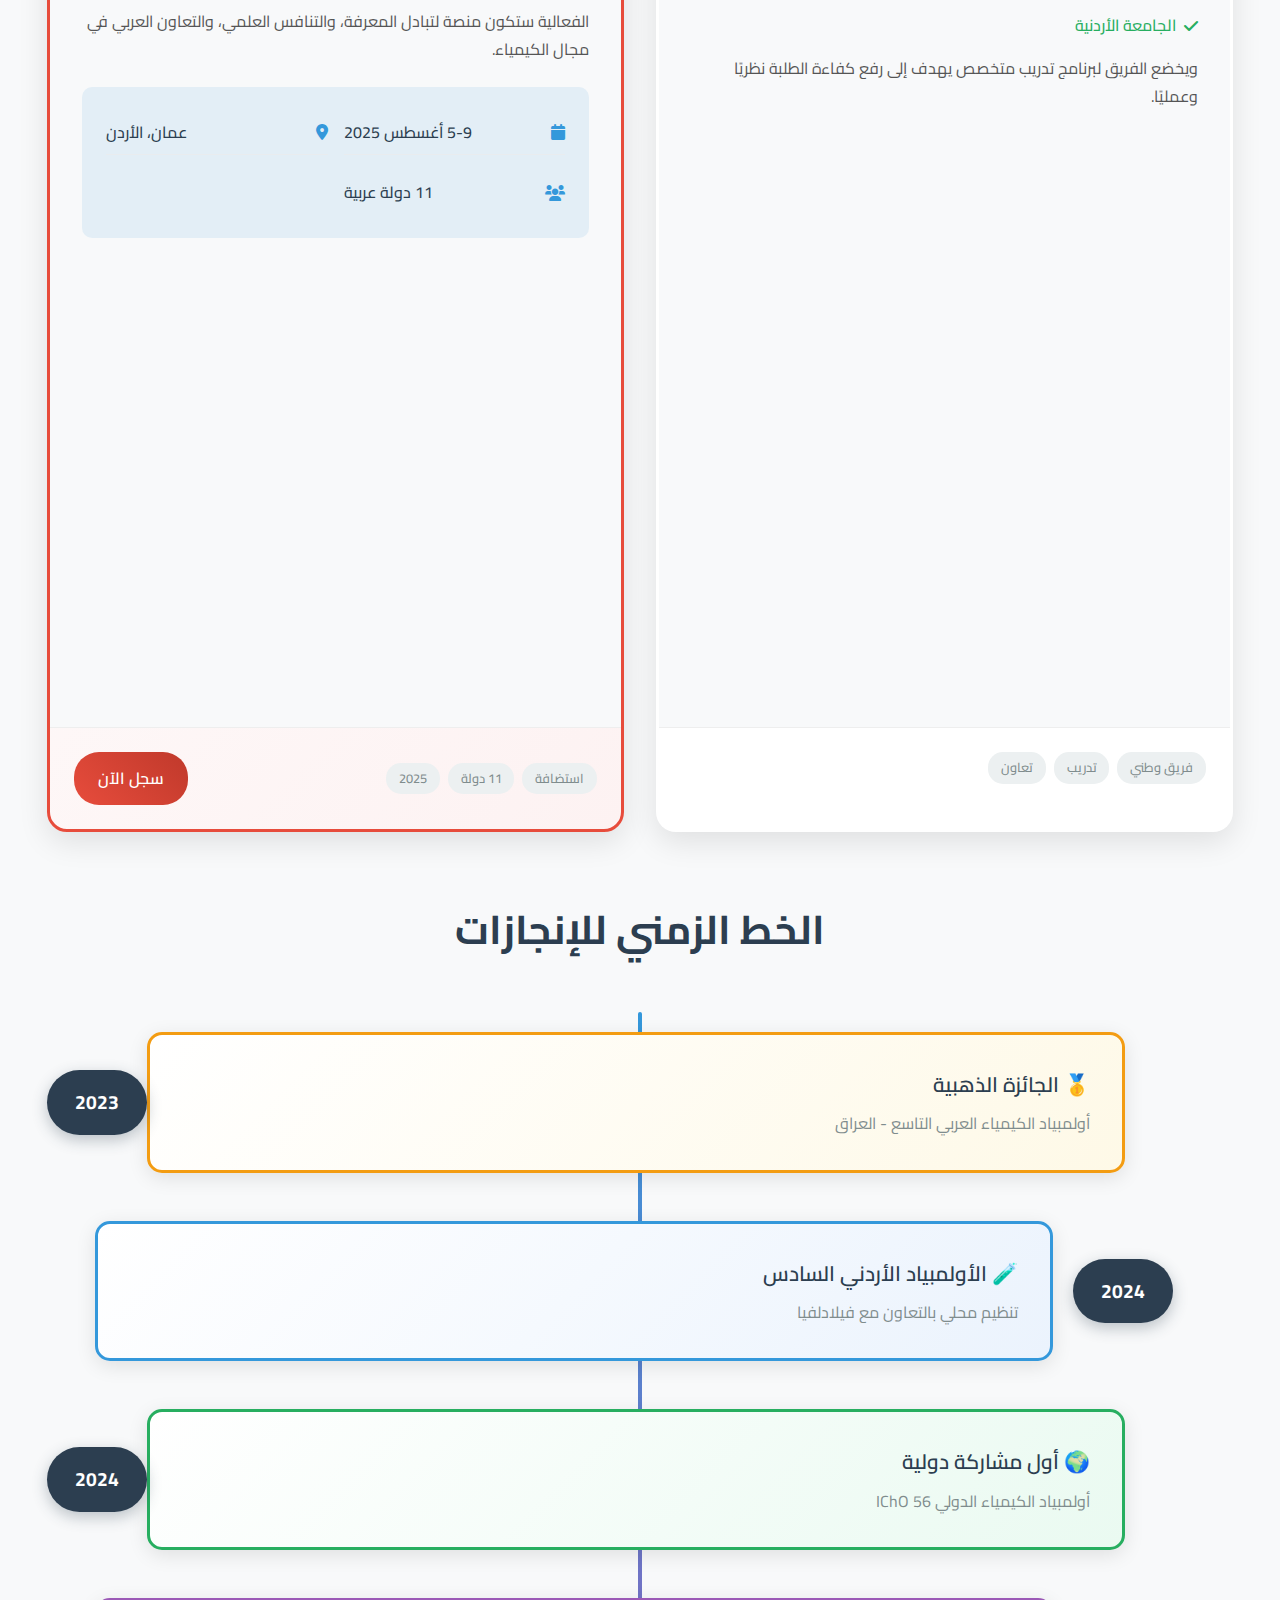
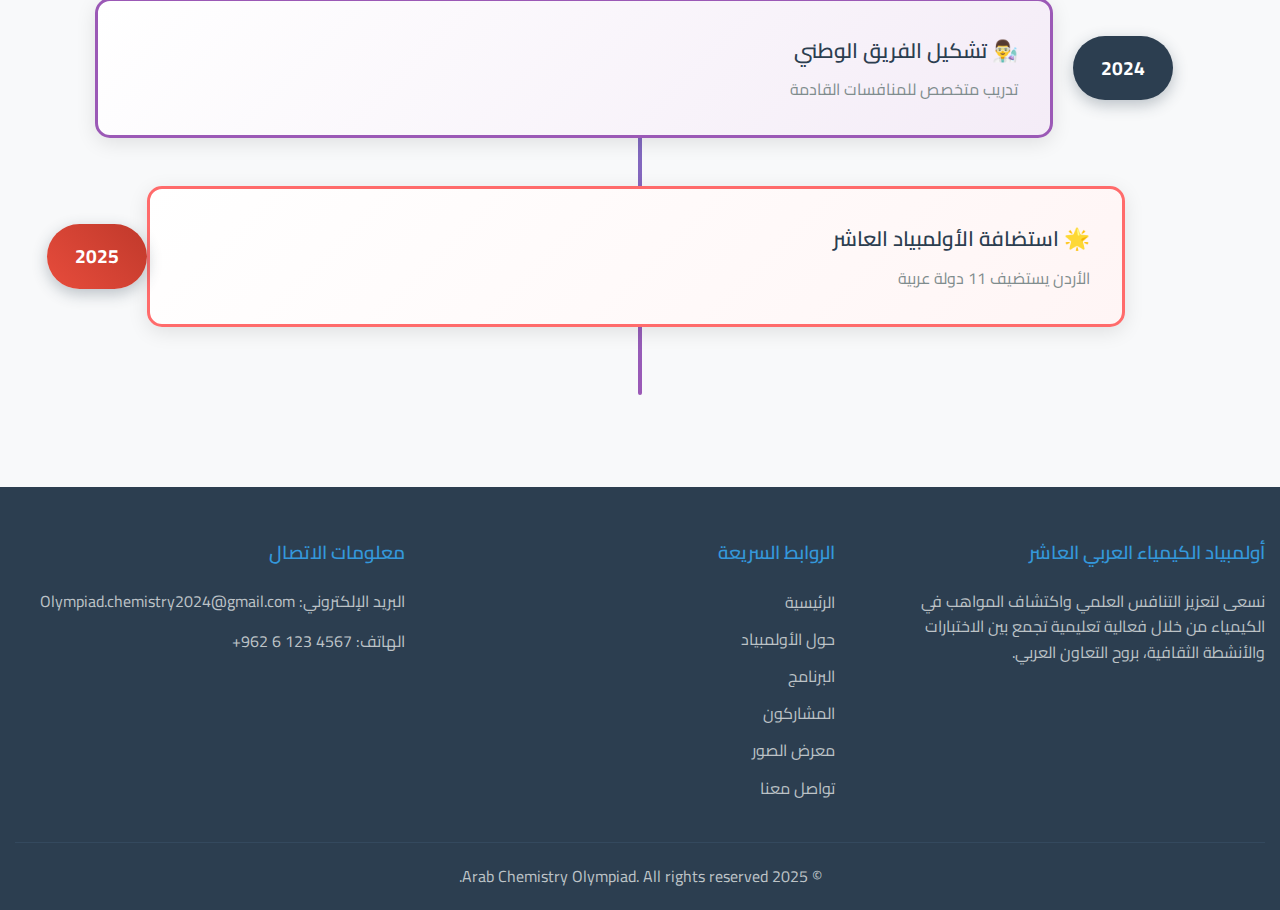
<file: news.html>
<!DOCTYPE html>
<html lang="ar" dir="rtl">
<head>
    <meta charset="UTF-8">
    <meta name="viewport" content="width=device-width, initial-scale=1.0">
    <title>الأخبار - أولمبياد الكيمياء العربي</title>
    <link rel="stylesheet" href="styles.css">
    <link href="https://fonts.googleapis.com/css2?family=Cairo:wght@300;400;600;700&display=swap" rel="stylesheet">
    <link rel="stylesheet" href="https://cdnjs.cloudflare.com/ajax/libs/font-awesome/6.0.0/css/all.min.css">
</head>
<body>
    <!-- Header Navigation -->
    <header class="header">
        <nav class="navbar">
            <div class="nav-container">
                <div class="nav-left">
                    <div class="nav-logo">
                        <a href="index.html">
                            <img src="Ministry of Education Logo-01.png" alt="Ministry of Education Logo" class="logo">
                            <span>Olympiad Chemistry Arab 10th</span>
                        </a>
                    </div>
                </div>
                <ul class="nav-menu">
                    <li class="dropdown">
                        <a href="#" class="dropdown-toggle">حول الأولمبياد</a>
                        <div class="dropdown-content">
                            <a href="about.html">حول الأولمبياد</a>
                            <a href="organizer.html">المنظمون</a>
                            <a href="schedule.html">البرنامج</a>
                            <a href="participants.html">المشاركون</a>
                        </div>
                    </li>
                    <li class="dropdown">
                        <a href="#" class="dropdown-toggle">المسابقة</a>
                        <div class="dropdown-content">
                            <a href="registration.html">التسجيل</a>
                            <a href="gallery.html">صور</a>
                            <a href="results.html">النتائج والتصنيفات</a>
                        </div>
                    </li>
                    <li class="dropdown active">
                        <a href="#" class="dropdown-toggle">المحتوى </a>
                        <div class="dropdown-content">
                            <a href="subject.html">المحتوى العلمي</a>
                            <a href="news.html" class="active">الأخبار</a>
                        </div>
                    </li>
                    <li class="dropdown">
                        <a href="#" class="dropdown-toggle">السفر والإقامة</a>
                        <div class="dropdown-content">
                            <a href="travel.html">تفاصيل السفر</a>
                            <a href="accommodation.html">أماكن الإقامة</a>
                        </div>
                    </li>
                    <li class="dropdown">
                        <a href="#" class="dropdown-toggle">تواصل معنا</a>
                        <div class="dropdown-content">
                            <a href="contact.html">تواصل معنا</a>
                        </div>
                    </li>
                </ul>
                <div class="hamburger">
                    <span></span>
                    <span></span>
                    <span></span>
                </div>
                <div class="nav-ministry-logo">
                    <img src="logo.png" alt="Ministry of Education Logo" class="ministry-logo">
                </div>
            </div>
        </nav>
    </header>

    <!-- Page Header -->
    <section class="page-header">
        <div class="page-header-content">
            <h1>📰 الأخبار والإنجازات</h1>
            <p>آخر الأخبار والإنجازات في مجال أولمبياد الكيمياء العربي</p>
            <div class="breadcrumb">
                <a href="index.html">الرئيسية</a>
                <i class="fas fa-chevron-left"></i>
                <span>الأخبار</span>
            </div>
        </div>
    </section>

    <!-- News Content -->
    <main class="news-content">
        <div class="container">
            <!-- News Stats -->
            <div class="news-stats">
                <div class="stat-card">
                    <div class="stat-icon gold">
                        <i class="fas fa-medal"></i>
                    </div>
                    <div class="stat-info">
                        <h3>الجائزة الذهبية</h3>
                        <p>العراق 2023</p>
                    </div>
                </div>
                <div class="stat-card">
                    <div class="stat-icon blue">
                        <i class="fas fa-globe"></i>
                    </div>
                    <div class="stat-info">
                        <h3>أول مشاركة دولية</h3>
                        <p>IChO 56</p>
                    </div>
                </div>
                <div class="stat-card">
                    <div class="stat-icon green">
                        <i class="fas fa-calendar"></i>
                    </div>
                    <div class="stat-info">
                        <h3>الأولمبياد العاشر</h3>
                        <p>الأردن 2025</p>
                    </div>
                </div>
            </div>

            <!-- Featured News -->
            <div class="news-section">
                <h2>أبرز الأخبار</h2>
                <div class="news-grid">
                    
                    <!-- News Item 1 -->
                    <article class="news-card featured">
                        <div class="news-header">
                            <div class="news-icon gold-icon">
                                <i class="fas fa-trophy"></i>
                            </div>
                            <div class="news-meta">
                                <span class="news-date">14 ديسمبر 2023</span>
                                <span class="news-category gold">إنجاز تاريخي</span>
                            </div>
                        </div>
                        <div class="news-content">
                            <h3>🥇 ذهبية الأردن في أولمبياد الكيمياء العربي التاسع - العراق 2023</h3>
                            <p>
                                حقق الفريق الأردني إنجازًا مميزًا بحصوله على الجائزة الذهبية في أولمبياد الكيمياء العربي التاسع، الذي أُقيم في الجمهورية العراقية بتاريخ 14 ديسمبر 2023.
                            </p>
                            <p>
                                ويعد هذا الفوز دليلاً على تميز طلاب الأردن في المجال العلمي، خاصة في علم الكيمياء، ويمهد الطريق لمشاركات إقليمية ودولية أوسع.
                            </p>
                        </div>
                        <div class="news-footer">
                            <div class="news-tags">
                                <span class="tag">جائزة ذهبية</span>
                                <span class="tag">العراق</span>
                                <span class="tag">2023</span>
                            </div>
                        </div>
                    </article>

                    <!-- News Item 2 -->
                    <article class="news-card">
                        <div class="news-header">
                            <div class="news-icon blue-icon">
                                <i class="fas fa-flask"></i>
                            </div>
                            <div class="news-meta">
                                <span class="news-date">2024</span>
                                <span class="news-category blue">فعالية محلية</span>
                            </div>
                        </div>
                        <div class="news-content">
                            <h3>🧪 إقامة أولمبياد الكيمياء الأردني السادس - 2024</h3>
                            <p>
                                بالتعاون مع الجمعية الكيميائية الأردنية وجامعة فيلادلفيا، تم تنظيم أولمبياد الكيمياء الأردني السادس في عام 2024.
                            </p>
                            <p>
                                استهدفت الفعالية نخبة من الطلبة من مختلف محافظات المملكة، حيث تنافسوا في مهارات الكيمياء النظرية والعملية، ضمن استعدادات الأردن للمنافسات العربية والدولية.
                            </p>
                        </div>
                        <div class="news-footer">
                            <div class="news-tags">
                                <span class="tag">أولمبياد محلي</span>
                                <span class="tag">فيلادلفيا</span>
                                <span class="tag">2024</span>
                            </div>
                        </div>
                    </article>

                    <!-- News Item 3 -->
                    <article class="news-card">
                        <div class="news-header">
                            <div class="news-icon green-icon">
                                <i class="fas fa-globe-americas"></i>
                            </div>
                            <div class="news-meta">
                                <span class="news-date">IChO 56</span>
                                <span class="news-category green">مشاركة دولية</span>
                            </div>
                        </div>
                        <div class="news-content">
                            <h3>🌍 الأردن يشارك لأول مرة في أولمبياد الكيمياء الدولي 56</h3>
                            <p>
                                سجّل الأردن حضوره لأول مرة في أولمبياد الكيمياء الدولي (IChO 56)، وتم منح الفريق الأردني استثناء خاصًا للمشاركة كضيوف تمهيدًا للمشاركة الرسمية بفريق كامل في الدورة القادمة.
                            </p>
                            <p>
                                وتُعد هذه المشاركة خطوة تاريخية نحو تمثيل الأردن في محافل علمية دولية مرموقة.
                            </p>
                        </div>
                        <div class="news-footer">
                            <div class="news-tags">
                                <span class="tag">أول مشاركة</span>
                                <span class="tag">دولي</span>
                                <span class="tag">IChO 56</span>
                            </div>
                        </div>
                    </article>

                    <!-- News Item 4 -->
                    <article class="news-card">
                        <div class="news-header">
                            <div class="news-icon purple-icon">
                                <i class="fas fa-users"></i>
                            </div>
                            <div class="news-meta">
                                <span class="news-date">2024</span>
                                <span class="news-category purple">تطوير الفريق</span>
                            </div>
                        </div>
                        <div class="news-content">
                            <h3>👨‍🔬 تشكيل الفريق الوطني الأردني للكيمياء</h3>
                            <p>
                                تم تشكيل الفريق الوطني للكيمياء استعدادًا للمشاركة في أولمبياد الكيمياء العربي والدولي، بالتعاون بين:
                            </p>
                            <ul class="collaboration-list">
                                <li><i class="fas fa-check"></i> الجمعية الكيميائية الأردنية</li>
                                <li><i class="fas fa-check"></i> الجامعة الأردنية</li>
                            </ul>
                            <p>
                                ويخضع الفريق لبرنامج تدريب متخصص يهدف إلى رفع كفاءة الطلبة نظريًا وعمليًا.
                            </p>
                        </div>
                        <div class="news-footer">
                            <div class="news-tags">
                                <span class="tag">فريق وطني</span>
                                <span class="tag">تدريب</span>
                                <span class="tag">تعاون</span>
                            </div>
                        </div>
                    </article>

                    <!-- News Item 5 -->
                    <article class="news-card highlight">
                        <div class="news-header">
                            <div class="news-icon gold-icon">
                                <i class="fas fa-star"></i>
                            </div>
                            <div class="news-meta">
                                <span class="news-date">أغسطس 2025</span>
                                <span class="news-category gold">حدث قادم</span>
                            </div>
                        </div>
                        <div class="news-content">
                            <h3>🌟 الأردن يستعد لاستضافة أولمبياد الكيمياء العربي العاشر - 2025</h3>
                            <p>
                                تستعد المملكة الأردنية الهاشمية لاستضافة أولمبياد الكيمياء العربي العاشر في عام 2025، بمشاركة 11 دولة عربية.
                            </p>
                            <p>
                                الفعالية ستكون منصة لتبادل المعرفة، والتنافس العلمي، والتعاون العربي في مجال الكيمياء.
                            </p>
                            <div class="event-details">
                                <div class="detail-item">
                                    <i class="fas fa-calendar"></i>
                                    <span>5-9 أغسطس 2025</span>
                                </div>
                                <div class="detail-item">
                                    <i class="fas fa-map-marker-alt"></i>
                                    <span>عمان، الأردن</span>
                                </div>
                                <div class="detail-item">
                                    <i class="fas fa-users"></i>
                                    <span>11 دولة عربية</span>
                                </div>
                            </div>
                        </div>
                        <div class="news-footer">
                            <div class="news-tags">
                                <span class="tag">استضافة</span>
                                <span class="tag">11 دولة</span>
                                <span class="tag">2025</span>
                            </div>
                            <a href="registration.html" class="news-cta">سجل الآن</a>
                        </div>
                    </article>
                </div>
            </div>

            <!-- Timeline Section -->
            <div class="news-timeline">
                <h2>الخط الزمني للإنجازات</h2>
                <div class="timeline">
                    <div class="timeline-item">
                        <div class="timeline-date">2023</div>
                        <div class="timeline-content gold-bg">
                            <h4>🥇 الجائزة الذهبية</h4>
                            <p>أولمبياد الكيمياء العربي التاسع - العراق</p>
                        </div>
                    </div>
                    <div class="timeline-item">
                        <div class="timeline-date">2024</div>
                        <div class="timeline-content blue-bg">
                            <h4>🧪 الأولمبياد الأردني السادس</h4>
                            <p>تنظيم محلي بالتعاون مع فيلادلفيا</p>
                        </div>
                    </div>
                    <div class="timeline-item">
                        <div class="timeline-date">2024</div>
                        <div class="timeline-content green-bg">
                            <h4>🌍 أول مشاركة دولية</h4>
                            <p>أولمبياد الكيمياء الدولي IChO 56</p>
                        </div>
                    </div>
                    <div class="timeline-item">
                        <div class="timeline-date">2024</div>
                        <div class="timeline-content purple-bg">
                            <h4>👨‍🔬 تشكيل الفريق الوطني</h4>
                            <p>تدريب متخصص للمنافسات القادمة</p>
                        </div>
                    </div>
                    <div class="timeline-item current">
                        <div class="timeline-date">2025</div>
                        <div class="timeline-content highlight-bg">
                            <h4>🌟 استضافة الأولمبياد العاشر</h4>
                            <p>الأردن يستضيف 11 دولة عربية</p>
                        </div>
                    </div>
                </div>
            </div>
        </div>
    </main>

    <!-- Footer -->
    <footer class="footer">
        <div class="container">
            <div class="footer-content">
                <div class="footer-section">
                    <h3>أولمبياد الكيمياء العربي العاشر</h3>
                    <p>نسعى لتعزيز التنافس العلمي واكتشاف المواهب في الكيمياء من خلال فعالية تعليمية تجمع بين الاختبارات والأنشطة الثقافية، بروح التعاون العربي.</p>
                </div>
                <div class="footer-section">
                    <h3>الروابط السريعة</h3>
                    <ul>
                        <li><a href="index.html">الرئيسية</a></li>
                        <li><a href="about.html">حول الأولمبياد</a></li>
                        <li><a href="schedule.html">البرنامج</a></li>
                        <li><a href="participants.html">المشاركون</a></li>
                        <li><a href="gallery.html">معرض الصور</a></li>
                        <li><a href="contact.html">تواصل معنا</a></li>
                    </ul>
                </div>
                <div class="footer-section">
                    <h3>معلومات الاتصال</h3>
                    <p>البريد الإلكتروني: Olympiad.chemistry2024@gmail.com</p>
                    <p>الهاتف: <span dir="ltr">+962 6 123 4567</span></p>
                </div>
            </div>
            <div class="footer-bottom">
                <p>&copy; 2025 Arab Chemistry Olympiad. All rights reserved.</p>
            </div>
        </div>
    </footer>

    <script src="script.js"></script>
</body>
</html>
</file>
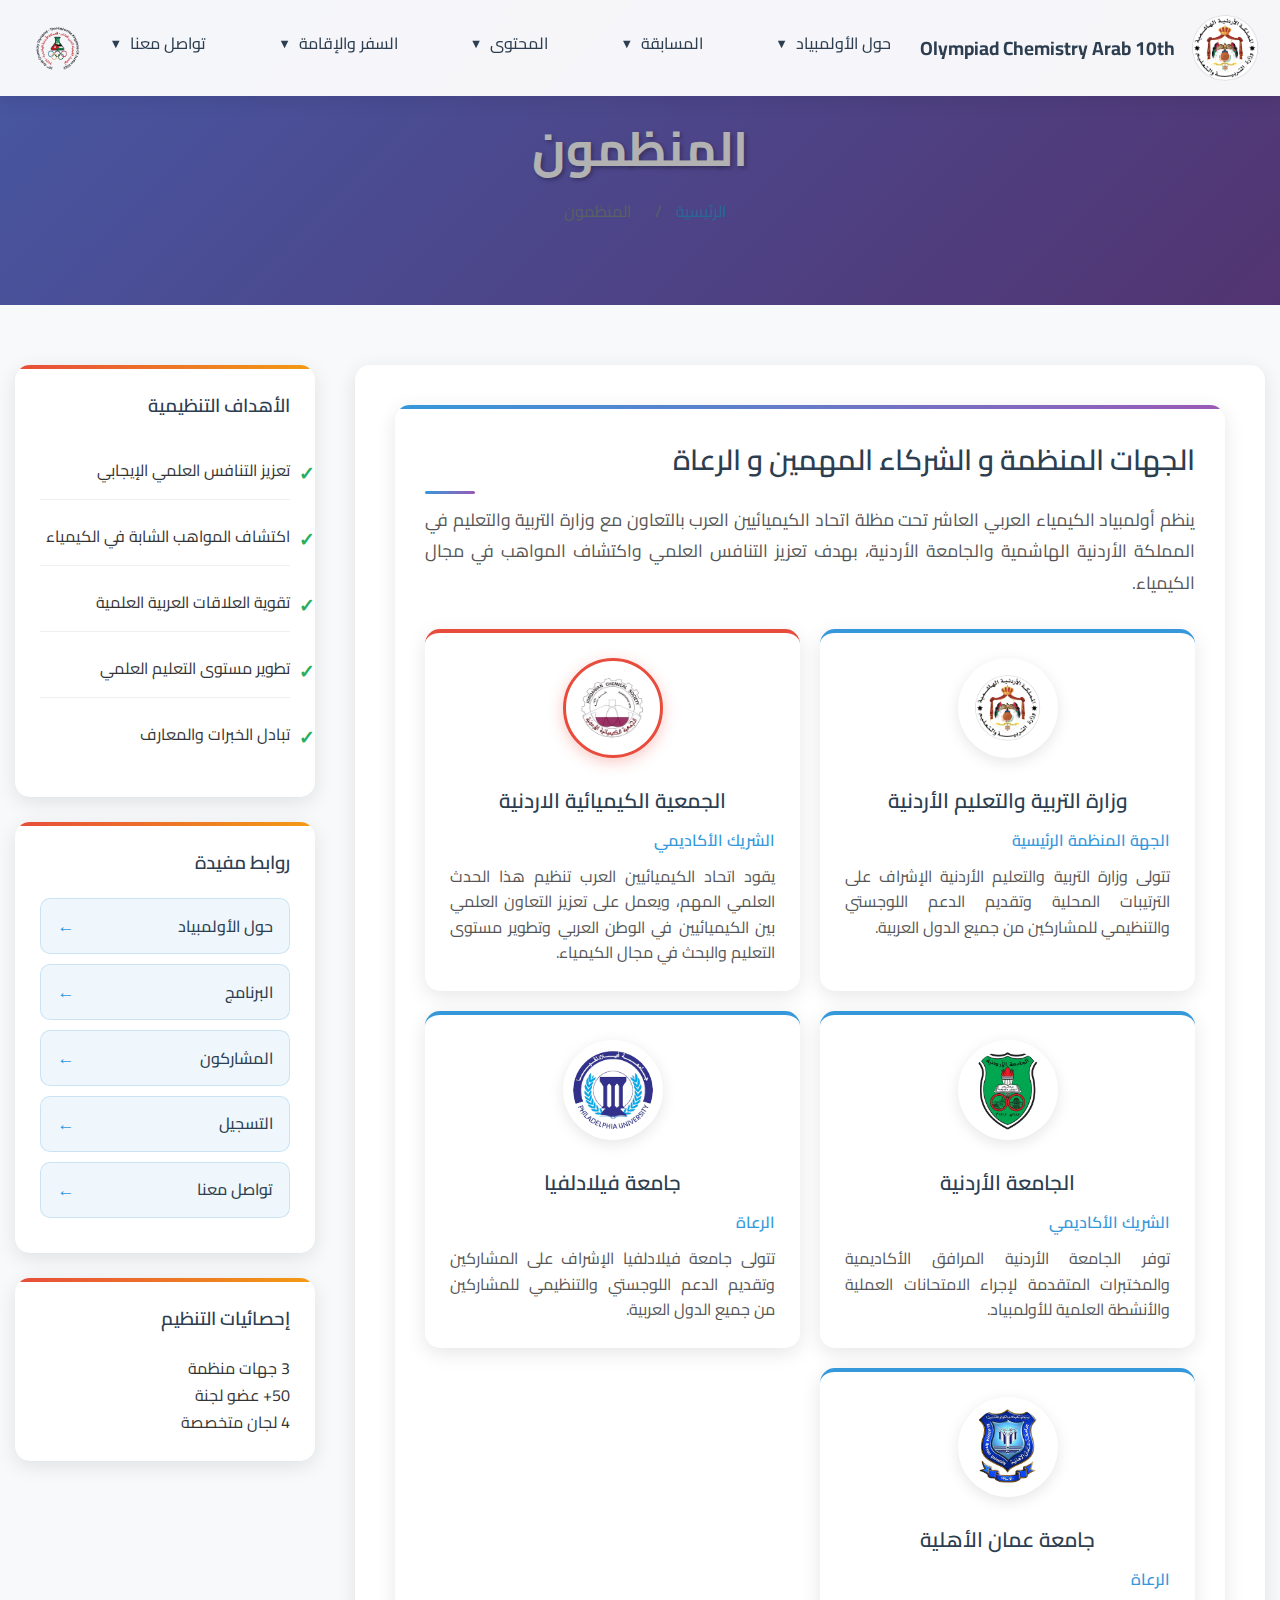
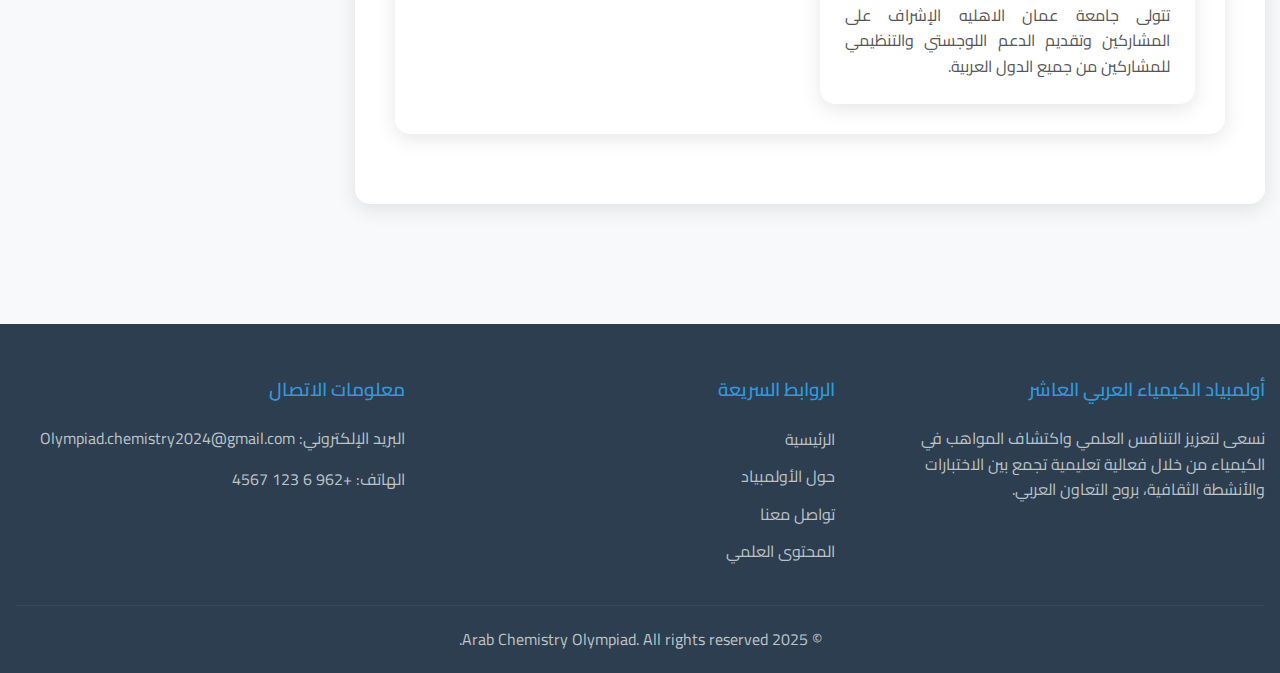
<file: organizer.html>
<!DOCTYPE html>
<html lang="ar" dir="rtl">
<head>
    <meta charset="UTF-8" />
    <meta name="viewport" content="width=device-width, initial-scale=1.0" />
    <title>المنظمون - أولمبياد الكيمياء العربي</title>
    <link rel="stylesheet" href="styles.css" />
    <link
      href="https://fonts.googleapis.com/css2?family=Cairo:wght@300;400;600;700&display=swap"
      rel="stylesheet"
    />
    <link
      rel="stylesheet"
      href="https://cdnjs.cloudflare.com/ajax/libs/font-awesome/6.0.0/css/all.min.css"
    />
</head>
<body>
    <!-- Header Navigation -->
    <header class="header">
        <nav class="navbar">
            <div class="nav-container">
                <div class="nav-left">
                                <div class="nav-logo">
              <a href="index.html">
                <img
                  src="Ministry of Education Logo-01.png"
                  alt="Ministry of Education Logo"
                  class="logo"
                />
                <span>Olympiad Chemistry Arab 10th</span>
              </a>
            </div>
                </div>
                <ul class="nav-menu">
                    <li class="dropdown">
                        <a href="#" class="dropdown-toggle">حول الأولمبياد</a>
                        <div class="dropdown-content">
                                            <a href="about.html">حول الأولمبياد</a>
                <a href="organizer.html" class="active">المنظمون</a>
                <a href="schedule.html">البرنامج</a>
                <a href="participants.html">المشاركون</a>

                        </div>
                    </li>
                                <li class="dropdown">
              <a href="#" class="dropdown-toggle">المسابقة</a>
              <div class="dropdown-content">
                <a href="registration.html">التسجيل</a>
                <a href="gallery.html">صور</a>
                <a href="results.html">النتائج والتصنيفات</a>
              </div>
            </li>
                    <li class="dropdown">
                        <a href="#" class="dropdown-toggle">المحتوى </a>
                        <div class="dropdown-content">
                            <a href="subject.html">المحتوى العلمي</a>
                           
                            <a href="news.html">الأخبار</a>

                        </div>
                    </li>
                    <li class="dropdown">
                        <a href="#" class="dropdown-toggle">السفر والإقامة</a>
                        <div class="dropdown-content">
                            <a href="travel.html">تفاصيل السفر</a>
                            <a href="accommodation.html">أماكن الإقامة</a>
                        </div>
                    </li>
                    <li class="dropdown">
                        <a href="#" class="dropdown-toggle">تواصل معنا</a>
                        <div class="dropdown-content">
                            <a href="contact.html">تواصل معنا</a>
            
                           
                        </div>
                    </li>
                </ul>
                <div class="hamburger">
                    <span></span>
                    <span></span>
                    <span></span>
                </div>
                <div class="nav-ministry-logo">
                    <img
                      src="logo.png"
                                                            alt="Ministry of Education Logo"
              class="ministry-logo"
                    />
                </div>
            </div>
        </nav>
    </header>

    <!-- Page Header -->
    <div class="page-header">
        <div class="container">
            <h1>المنظمون</h1>
            <nav class="breadcrumb">
                <a href="index.html">الرئيسية</a>
                <span>/</span>
                <span>المنظمون</span>
            </nav>
        </div>
    </div>

    <!-- Main Content -->
    <main class="about-content">
        <div class="container">
            <div class="content-grid">
                <div class="main-content">
                    <div class="content-card">
                        <h2> الجهات المنظمة و الشركاء المهمين و الرعاة</h2>
                        <p class="section-description">
                            ينظم أولمبياد الكيمياء العربي العاشر تحت مظلة اتحاد الكيميائيين العرب
                            بالتعاون مع وزارة التربية والتعليم في المملكة الأردنية الهاشمية والجامعة الأردنية،
                            بهدف تعزيز التنافس العلمي واكتشاف المواهب في مجال الكيمياء.
                        </p>
                        
                        <div class="organizers-grid">
                            <div class="organizer-card">
                                <div class="organizer-logo">
                                    <img src="Ministry of Education Logo-01.png" alt="وزارة التربية والتعليم الأردنية" class="logo-img">
                                </div>
                                <h3>وزارة التربية والتعليم الأردنية</h3>
                                <p class="organizer-role">الجهة المنظمة الرئيسية</p>
                                <p class="organizer-description">
                                    تتولى وزارة التربية والتعليم الأردنية الإشراف على الترتيبات
                                    المحلية وتقديم الدعم اللوجستي والتنظيمي للمشاركين من جميع الدول العربية.
                                </p>
                            </div>
                            <div class="organizer-card main-organizer">
                                <div class="organizer-logo">
                                    <img src="logo/jordan_ch-removebg-preview.png" alt="الجمعية الكيميائية الأردنية" class="logo-img">
                                </div>
                                <h3>الجمعية الكيميائية الاردنية</h3>
                                <p class="organizer-role">الشريك الأكاديمي</p>
                                <p class="organizer-description">
                                    يقود اتحاد الكيميائيين العرب تنظيم هذا الحدث العلمي المهم،
                                    ويعمل على تعزيز التعاون العلمي بين الكيميائيين في الوطن العربي
                                    وتطوير مستوى التعليم والبحث في مجال الكيمياء.
                                </p>
                            </div>

                           

                            <div class="organizer-card">
                                <div class="organizer-logo">
                                    <img src="logo/uni_jordan-removebg-preview.png" alt="الجامعة الأردنية" class="logo-img">
                                </div>
                                <h3>الجامعة الأردنية</h3>
                                <p class="organizer-role">الشريك الأكاديمي</p>
                                <p class="organizer-description">
                                    توفر الجامعة الأردنية المرافق الأكاديمية والمختبرات المتقدمة
                                    لإجراء الامتحانات العملية والأنشطة العلمية للأولمبياد.
                                </p>
                            </div>
                            <div class="organizer-card">
                                <div class="organizer-logo">
                                    <img src="logo/phil_uni-removebg-preview.png" alt="جامعة فيلادلفيا" class="logo-img">
                                </div>
                                
                                <h3>جامعة فيلادلفيا</h3>
                                <p class="organizer-role"> الرعاة </p>
                                <p class="organizer-description">
                                    تتولى جامعة فيلادلفيا الإشراف على المشاركين وتقديم الدعم اللوجستي والتنظيمي للمشاركين من جميع الدول العربية.
                                </p>
                            </div>
                            <div class="organizer-card">
                                <div class="organizer-logo">
                                    <img src="logo/Ahliya_Amman_University_Logo-removebg-preview.png" alt="جامعة عمان الأهلية" class="logo-img">
                                </div>
                                <h3>جامعة عمان الأهلية</h3>
                                <p class="organizer-role"> الرعاة </p>
                                <p class="organizer-description">
                                    تتولى جامعة عمان الاهليه الإشراف على المشاركين وتقديم الدعم اللوجستي والتنظيمي للمشاركين من جميع الدول العربية.
                                </p>
                            </div>
                        </div>
                    </section>

                  

                    </div>
                </div>

                <aside class="sidebar">
               

                    <div class="sidebar-card">
                        <h3>الأهداف التنظيمية</h3>
                        <ul class="objectives-list">
                            <li>تعزيز التنافس العلمي الإيجابي</li>
                            <li>اكتشاف المواهب الشابة في الكيمياء</li>
                            <li>تقوية العلاقات العربية العلمية</li>
                            <li>تطوير مستوى التعليم العلمي</li>
                            <li>تبادل الخبرات والمعارف</li>
                        </ul>
                    </div>

                    <div class="sidebar-card">
                        <h3>روابط مفيدة</h3>
                        <ul class="sidebar-links">
                            <li><a href="about.html">حول الأولمبياد</a></li>
                            <li><a href="schedule.html">البرنامج</a></li>
                            <li><a href="participants.html">المشاركون</a></li>
                            <li><a href="registration.html">التسجيل</a></li>
                            <li><a href="contact.html">تواصل معنا</a></li>
                        </ul>
                    </div>

                    <div class="sidebar-card">
                        <h3>إحصائيات التنظيم</h3>
                        <div class="stats-grid">
                            <div class="stat-item">
                                <span class="stat-number">3</span>
                                <span class="stat-label">جهات منظمة</span>
                            </div>
                            <div class="stat-item">
                                <span class="stat-number">50+</span>
                                <span class="stat-label">عضو لجنة</span>
                            </div>
                            <div class="stat-item">
                                <span class="stat-number">4</span>
                                <span class="stat-label">لجان متخصصة</span>
                            </div>
                        </div>
                    </div>
                </aside>
            </div>
        </div>
    </main>

    <!-- Footer -->
    <footer class="footer">
        <div class="container">
            <div class="footer-content">
                <div class="footer-section">
                    <h3>أولمبياد الكيمياء العربي العاشر</h3>
                    <p>
                        نسعى لتعزيز التنافس العلمي واكتشاف المواهب في الكيمياء من خلال
                        فعالية تعليمية تجمع بين الاختبارات والأنشطة الثقافية، بروح التعاون
                        العربي.
                    </p>
                </div>
                <div class="footer-section">
                    <h3>الروابط السريعة</h3>
                    <ul>
                        <li><a href="index.html">الرئيسية</a></li>
                        <li><a href="about.html">حول الأولمبياد</a></li>
                        <li><a href="contact.html">تواصل معنا</a></li>
                        <li><a href="subject.html">المحتوى العلمي</a></li>
                    </ul>
                </div>
                <div class="footer-section">
                    <h3>معلومات الاتصال</h3>
                    <p>البريد الإلكتروني: Olympiad.chemistry2024@gmail.com</p>
                    <p>الهاتف: +962 6 123 4567</p>
                </div>
            </div>
            <div class="footer-bottom">
                <p>&copy; 2025 Arab Chemistry Olympiad. All rights reserved.</p>
            </div>
        </div>
    </footer>

    <script src="script.js"></script>
</body>
</html>
</file>
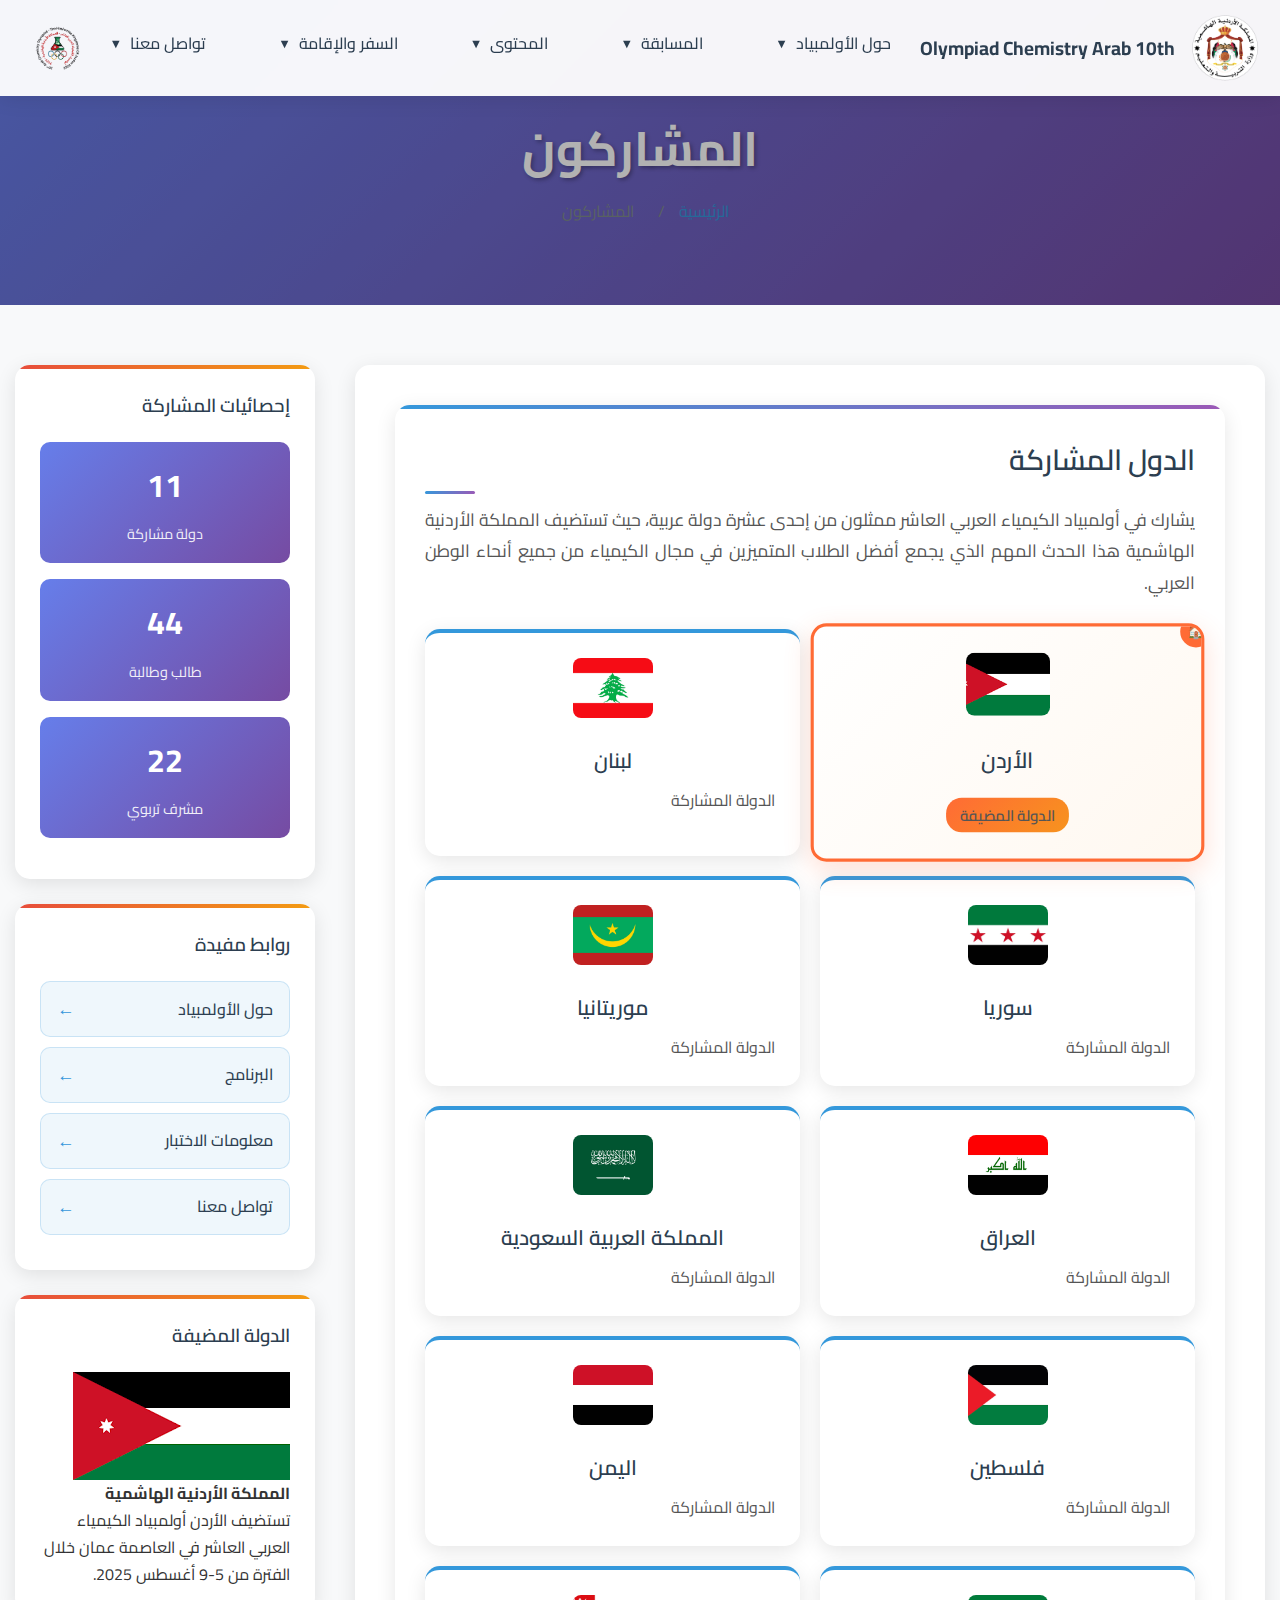
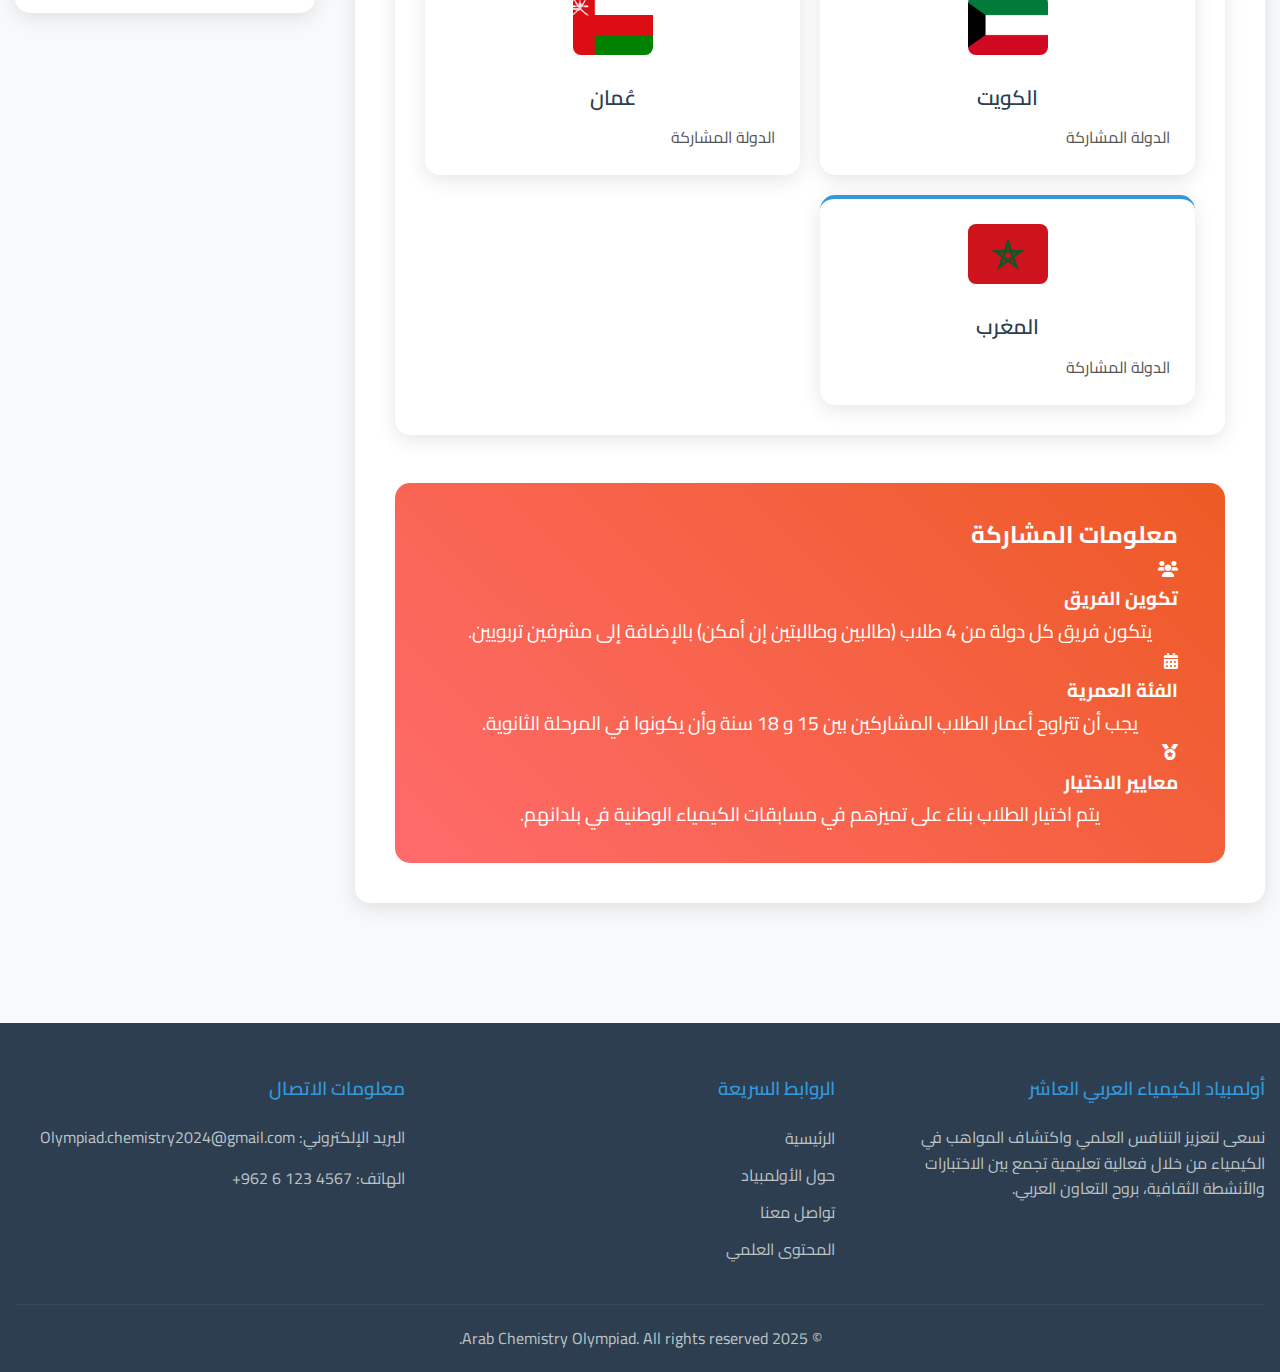
<file: participants.html>
<!DOCTYPE html>
<html lang="ar" dir="rtl">
<head>
    <meta charset="UTF-8">
    <meta name="viewport" content="width=device-width, initial-scale=1.0">
    <title>المشاركون - أولمبياد الكيمياء العربي</title>
    <link rel="stylesheet" href="styles.css">
    <link href="https://fonts.googleapis.com/css2?family=Cairo:wght@300;400;600;700&display=swap" rel="stylesheet">
    <link rel="stylesheet" href="https://cdnjs.cloudflare.com/ajax/libs/font-awesome/6.0.0/css/all.min.css">
</head>
<body>
    <!-- Header Navigation -->
    <header class="header">
        <nav class="navbar">
            <div class="nav-container">
                <div class="nav-left">
                                <div class="nav-logo">
                <a href="index.html">
                    <img src="Ministry of Education Logo-01.png" alt="Ministry of Education Logo" class="logo">
                    <span>Olympiad Chemistry Arab 10th</span>
                </a>
            </div>
                </div>
                <ul class="nav-menu">
                    <li class="dropdown">
                        <a href="#" class="dropdown-toggle">حول الأولمبياد</a>
                        <div class="dropdown-content">
                                            <a href="about.html">حول الأولمبياد</a>
                <a href="organizer.html">المنظمون</a>
                <a href="schedule.html">البرنامج</a>
                <a href="participants.html" class="active">المشاركون</a>

                        </div>
                    </li>
                                <li class="dropdown">
              <a href="#" class="dropdown-toggle">المسابقة</a>
              <div class="dropdown-content">
                <a href="registration.html">التسجيل</a>
                <a href="gallery.html">صور</a>
                <a href="results.html">النتائج والتصنيفات</a>
              </div>
            </li>
                    <li class="dropdown">
                        <a href="#" class="dropdown-toggle">المحتوى </a>
                        <div class="dropdown-content">
                            <a href="subject.html">المحتوى العلمي</a>
                        
                            <a href="news.html">الأخبار</a>

                        </div>
                    </li>
                    <li class="dropdown">
                        <a href="#" class="dropdown-toggle">السفر والإقامة</a>
                        <div class="dropdown-content">
                            <a href="travel.html">تفاصيل السفر</a>
                            <a href="accommodation.html">أماكن الإقامة</a>
                        </div>
                    </li>
                    <li class="dropdown">
                        <a href="#" class="dropdown-toggle">تواصل معنا</a>
                        <div class="dropdown-content">
                            <a href="contact.html">تواصل معنا</a>
                            
            
                           
                        </div>
                    </li>
                </ul>
                <div class="hamburger">
                    <span></span>
                    <span></span>
                    <span></span>
                </div>
                <div class="nav-ministry-logo">
                    <img
                      src="logo.png"
                                                          alt="Ministry of Education Logo"
            class="ministry-logo"
                    />
                </div>
            </div>
        </nav>
    </header>

    <!-- Page Header -->
    <div class="page-header">
        <div class="container">
            <h1>المشاركون</h1>
            <nav class="breadcrumb">
                <a href="index.html">الرئيسية</a>
                <span>/</span>
                <span>المشاركون</span>
            </nav>
        </div>
    </div>

    <!-- Main Content -->
    <main class="about-content">
        <div class="container">
            <div class="content-grid">
                <div class="main-content">
                    <div class="content-card">
                        <h2>الدول المشاركة</h2>
                            <p class="section-description">
                                يشارك في أولمبياد الكيمياء العربي العاشر ممثلون من إحدى عشرة دولة عربية، حيث تستضيف المملكة الأردنية الهاشمية هذا الحدث المهم الذي يجمع أفضل الطلاب المتميزين في مجال الكيمياء من جميع أنحاء الوطن العربي.
                            </p>
                            <div class="teams-grid">
                                <div class="team-card host-country-card">
                                    <img src="flags/Jordan_flag.png" alt="Jordan Flag" />
                                    <h3>الأردن</h3>
                                    <p class="host-label">الدولة المضيفة</p>
                                </div>
                                <div class="team-card">
                                    <img src="flags/lebanon.jpg" alt="Lebanon Flag" />
                                    <h3>لبنان</h3>
                                    <p>الدولة المشاركة</p>
                                </div>
                                <div class="team-card">
                                    <img src="flags/Syria_flag.jpg" alt="Syria Flag" />
                                    <h3>سوريا</h3>
                                    <p>الدولة المشاركة</p>
                                </div>
                                <div class="team-card">
                                    <img src="flags/mauritania.jpg" alt="Mauritania Flag" />
                                    <h3>موريتانيا</h3>
                                    <p>الدولة المشاركة</p>
                                </div>
                                <div class="team-card">
                                    <img src="flags/Iraq_flag.jpg" alt="Iraq Flag" />
                                    <h3>العراق</h3>
                                    <p>الدولة المشاركة</p>
                                </div>
                                <div class="team-card">
                                    <img src="flags/Saudi_flag.jpg" alt="Saudi Arabia Flag" />
                                    <h3>المملكة العربية السعودية</h3>
                                    <p>الدولة المشاركة</p>
                                </div>
                                <div class="team-card">
                                    <img src="flags/Palestinian_flag.jpg" alt="Palestine Flag" />
                                    <h3>فلسطين</h3>
                                    <p>الدولة المشاركة</p>
                                </div>
                                <div class="team-card">
                                    <img src="flags/yemen.jpg" alt="Yemen Flag" />
                                    <h3>اليمن</h3>
                                    <p>الدولة المشاركة</p>
                                </div>
                                <div class="team-card">
                                    <img src="flags/kuwait.jpg" alt="Kuwait Flag" />
                                    <h3>الكويت</h3>
                                    <p>الدولة المشاركة</p>
                                </div>
                                <div class="team-card">
                                    <img src="flags/Oman_flag.jpg" alt="Oman Flag" />
                                    <h3>عُمان</h3>
                                    <p>الدولة المشاركة</p>
                                </div>
                                <div class="team-card">
                                    <img src="flags/morocco.jpg" alt="Morocco Flag" />
                                    <h3>المغرب</h3>
                                    <p>الدولة المشاركة</p>
                                </div>
                            </div>
                        </div>
                    </section>

                    <!-- Participation Info -->
                    <section class="participation-info">
                        <div class="container">
                            <h2>معلومات المشاركة</h2>
                            <div class="info-cards">
                                <div class="info-card">
                                    <i class="fas fa-users"></i>
                                    <h3>تكوين الفريق</h3>
                                    <p>يتكون فريق كل دولة من 4 طلاب (طالبين وطالبتين إن أمكن) بالإضافة إلى مشرفين تربويين.</p>
                                </div>
                                <div class="info-card">
                                    <i class="fas fa-calendar-alt"></i>
                                    <h3>الفئة العمرية</h3>
                                    <p>يجب أن تتراوح أعمار الطلاب المشاركين بين 15 و 18 سنة وأن يكونوا في المرحلة الثانوية.</p>
                                </div>
                                <div class="info-card">
                                    <i class="fas fa-medal"></i>
                                    <h3>معايير الاختيار</h3>
                                    <p>يتم اختيار الطلاب بناءً على تميزهم في مسابقات الكيمياء الوطنية في بلدانهم.</p>
                                </div>
                            </div>
                    </div>
                </div>

                <aside class="sidebar">
                    <div class="sidebar-card">
                        <h3>إحصائيات المشاركة</h3>
                        <div class="stat-item">
                            <span class="stat-number">11</span>
                            <span class="stat-label">دولة مشاركة</span>
                        </div>
                        <div class="stat-item">
                            <span class="stat-number">44</span>
                            <span class="stat-label">طالب وطالبة</span>
                        </div>
                        <div class="stat-item">
                            <span class="stat-number">22</span>
                            <span class="stat-label">مشرف تربوي</span>
                        </div>
                    </div>

                    <div class="sidebar-card">
                        <h3>روابط مفيدة</h3>
                        <ul class="sidebar-links">
                            <li><a href="about.html">حول الأولمبياد</a></li>
                            <li><a href="schedule.html">البرنامج</a></li>
                            <li><a href="exam.html">معلومات الاختبار</a></li>
                            <li><a href="contact.html">تواصل معنا</a></li>
                        </ul>
                    </div>

                    <div class="sidebar-card">
                        <h3>الدولة المضيفة</h3>
                        <div class="host-country">
                            <img src="flags/Jordan_flag.png" alt="Jordan Flag" class="host-flag">
                            <h4>المملكة الأردنية الهاشمية</h4>
                            <p>تستضيف الأردن أولمبياد الكيمياء العربي العاشر في العاصمة عمان خلال الفترة من 5-9 أغسطس 2025.</p>
                        </div>
                    </div>
                </aside>
            </div>
        </div>
    </main>

    <!-- Footer -->
    <footer class="footer">
        <div class="container">
            <div class="footer-content">
                <div class="footer-section">
                    <h3>أولمبياد الكيمياء العربي العاشر</h3>
                    <p>
                        نسعى لتعزيز التنافس العلمي واكتشاف المواهب في الكيمياء من خلال فعالية تعليمية تجمع بين الاختبارات والأنشطة الثقافية، بروح التعاون العربي.
                    </p>
                </div>
                <div class="footer-section">
                    <h3>الروابط السريعة</h3>
                    <ul>
                        <li><a href="index.html">الرئيسية</a></li>
                        <li><a href="about.html">حول الأولمبياد</a></li>
                        <li><a href="contact.html">تواصل معنا</a></li>
                        <li><a href="subject.html">المحتوى العلمي</a></li>
                    </ul>
                </div>
                <div class="footer-section">
                    <h3>معلومات الاتصال</h3>
                    <p>البريد الإلكتروني: Olympiad.chemistry2024@gmail.com</p>
                    <p>الهاتف: <span dir="ltr">+962 6 123 4567</span></p>
                </div>
            </div>
            <div class="footer-bottom">
                <p>&copy; 2025 Arab Chemistry Olympiad. All rights reserved.</p>
            </div>
        </div>
    </footer>

    <style>
        /* Enhanced Host Country Card Styling */
        .host-country-card {
            border: 3px solid #ff6b35;
            background: linear-gradient(135deg, #fff 0%, #fff8f0 100%);
            position: relative;
            transform: scale(1.05);
            box-shadow: 0 8px 25px rgba(255, 107, 53, 0.2);
        }

        .host-country-card::before {
            content: '🏠';
            position: absolute;
            top: -10px;
            right: -10px;
            background: #ff6b35;
            color: white;
            width: 30px;
            height: 30px;
            border-radius: 50%;
            display: flex;
            align-items: center;
            justify-content: center;
            font-size: 14px;
            z-index: 2;
        }

        .host-label {
            background: linear-gradient(135deg, #ff6b35, #f7931e);
            color: white;
            padding: 0.3rem 0.8rem;
            border-radius: 15px;
            font-size: 0.9rem;
            font-weight: 600;
            display: inline-block;
            margin-top: 0.5rem;
        }

        /* Enhanced Team Cards */
        .team-card {
            transition: all 0.3s ease;
            border-radius: 15px;
            overflow: hidden;
        }

        .team-card:hover {
            transform: translateY(-5px);
            box-shadow: 0 10px 30px rgba(0, 0, 0, 0.15);
        }

        .team-card img {
            transition: transform 0.3s ease;
        }

        .team-card:hover img {
            transform: scale(1.1);
        }

        /* Statistics Enhancement */
        .stat-item {
            background: linear-gradient(135deg, #667eea, #764ba2);
            color: white;
            padding: 1rem;
            border-radius: 10px;
            margin-bottom: 1rem;
            text-align: center;
        }

        .stat-number {
            display: block;
            font-size: 2rem;
            font-weight: 700;
            margin-bottom: 0.5rem;
        }

        .stat-label {
            font-size: 0.9rem;
            opacity: 0.9;
        }
    </style>

    <script src="script.js"></script>
</body>
</html>
</file>
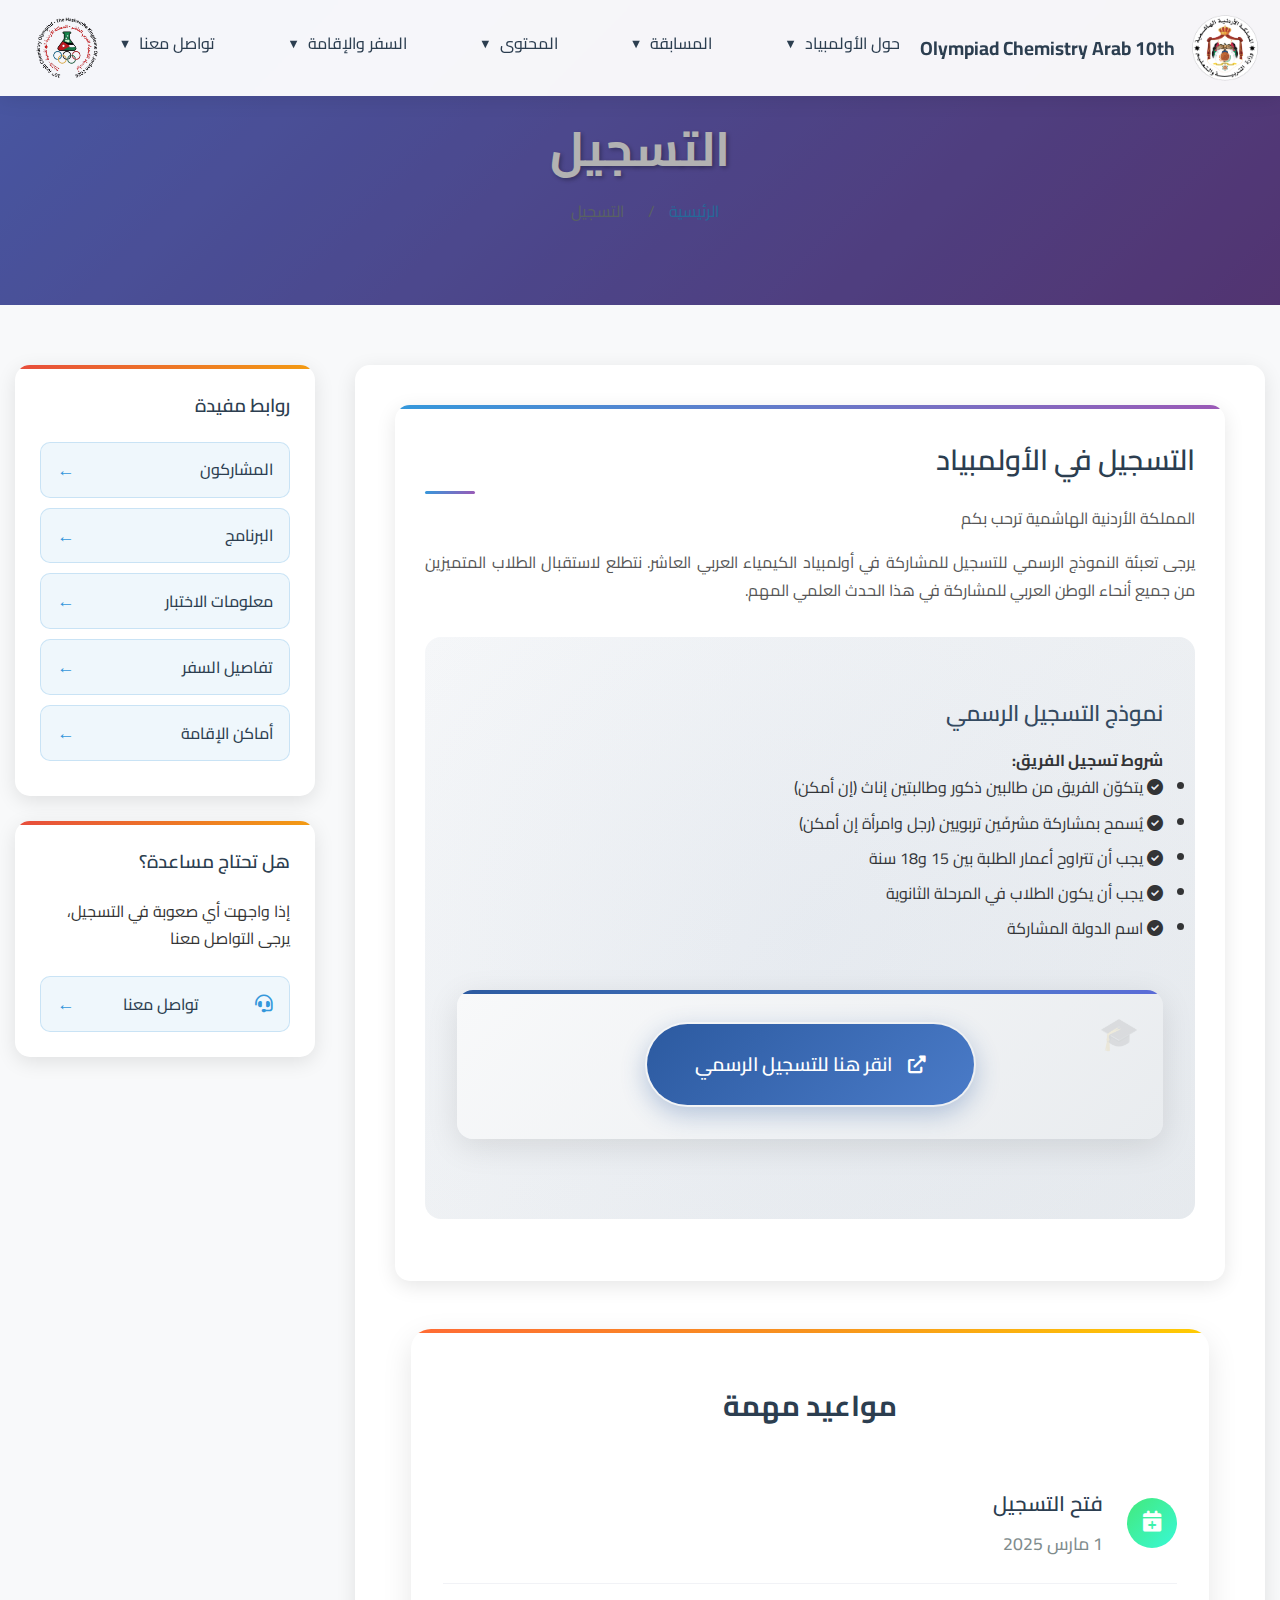
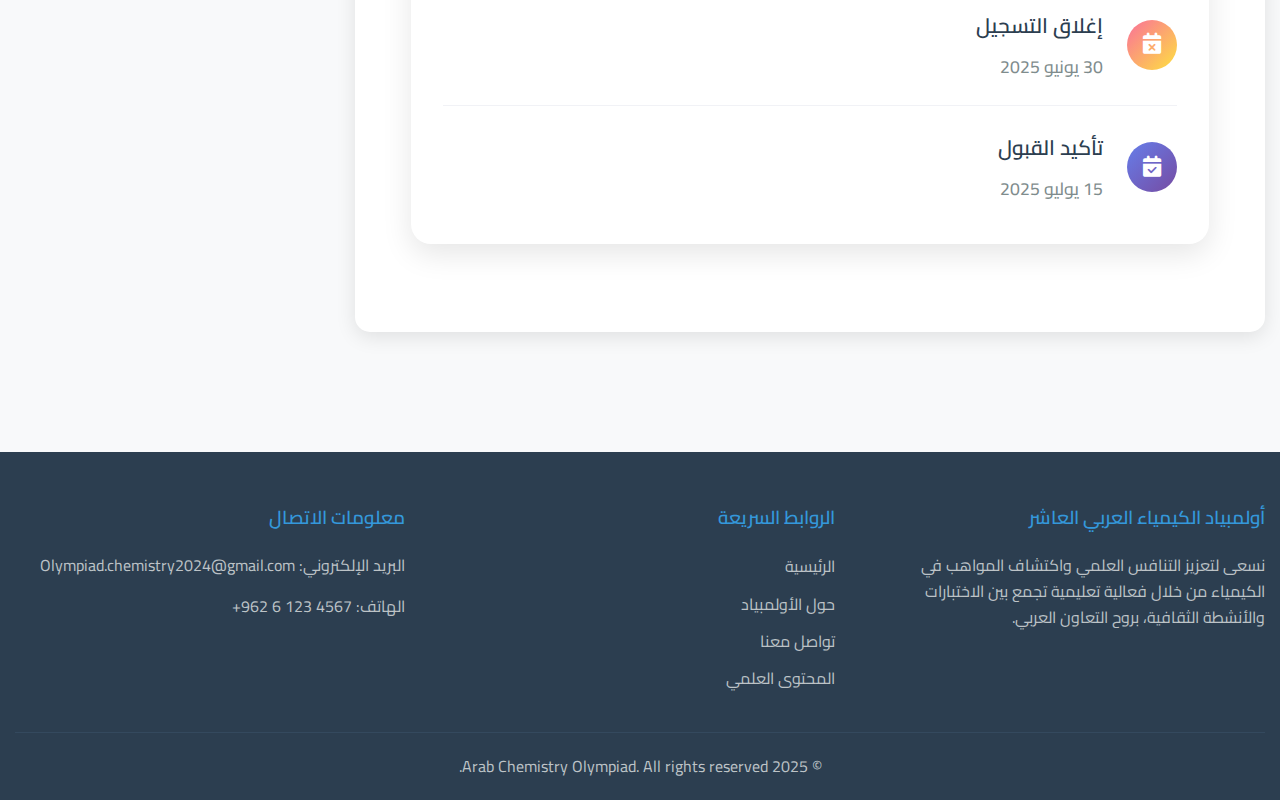
<file: registration.html>
<!DOCTYPE html>
<html lang="ar" dir="rtl">
  <head>
    <meta charset="UTF-8" />
    <meta name="viewport" content="width=device-width, initial-scale=1.0" />
    <title>التسجيل - أولمبياد الكيمياء العربي</title>
    <link rel="stylesheet" href="styles.css" />
    <link
      href="https://fonts.googleapis.com/css2?family=Cairo:wght@300;400;600;700&display=swap"
      rel="stylesheet"
    />
    <link
      rel="stylesheet"
      href="https://cdnjs.cloudflare.com/ajax/libs/font-awesome/6.0.0/css/all.min.css"
    />
  </head>
  <body>
    <!-- Header Navigation -->
    <header class="header">
      <nav class="navbar">
        <div class="nav-container">
          <div class="nav-left">
            <div class="nav-logo">
              <a href="index.html">
                <img
                  src="Ministry of Education Logo-01.png"
                  alt="Ministry of Education Logo"
                  class="logo"
                />
                <span>Olympiad Chemistry Arab 10th</span>
              </a>
            </div>
          </div>
          <ul class="nav-menu">
            <li class="dropdown">
              <a href="#" class="dropdown-toggle">حول الأولمبياد</a>
              <div class="dropdown-content">
                <a href="about.html">حول الأولمبياد</a>
                <a href="organizer.html">المنظمون</a>
                <a href="schedule.html">البرنامج</a>
                <a href="participants.html">المشاركون</a>
              </div>
            </li>
            <li class="dropdown">
              <a href="#" class="dropdown-toggle">المسابقة</a>
              <div class="dropdown-content">
                <a href="registration.html" class="active">التسجيل</a>
                <a href="gallery.html">صور</a>
                <a href="results.html">النتائج والتصنيفات</a>
              </div>
            </li>
            <li class="dropdown">
              <a href="#" class="dropdown-toggle">المحتوى </a>
              <div class="dropdown-content">
                <a href="subject.html">المحتوى العلمي</a>

                <a href="news.html">الأخبار</a>
              </div>
            </li>
            <li class="dropdown">
              <a href="#" class="dropdown-toggle">السفر والإقامة</a>
              <div class="dropdown-content">
                <a href="travel.html">تفاصيل السفر</a>
                <a href="accommodation.html">أماكن الإقامة</a>
              </div>
            </li>
            <li class="dropdown">
              <a href="#" class="dropdown-toggle">تواصل معنا</a>
              <div class="dropdown-content">
                <a href="contact.html">تواصل معنا</a>
              </div>
            </li>
          </ul>
          <div class="hamburger">
            <span></span>
            <span></span>
            <span></span>
          </div>
          <div class="nav-ministry-logo">
            <img
              src="logo.png"
                              alt="Ministry of Education Logo"
              class="logo"
            />
          </div>
        </div>
      </nav>
    </header>

    <!-- Page Header -->
    <div class="page-header">
      <div class="container">
        <h1>التسجيل</h1>
        <nav class="breadcrumb">
          <a href="index.html">الرئيسية</a>
          <span>/</span>
          <span>التسجيل</span>
        </nav>
      </div>
    </div>

    <!-- Main Content -->
    <main class="about-content">
      <div class="container">
        <div class="content-grid">
          <div class="main-content">
            <div class="content-card">
              <h2>التسجيل في الأولمبياد</h2>
              <p class="welcome-message">المملكة الأردنية الهاشمية ترحب بكم</p>
              <p class="registration-description">
                يرجى تعبئة النموذج الرسمي للتسجيل للمشاركة في أولمبياد الكيمياء
                العربي العاشر. نتطلع لاستقبال الطلاب المتميزين من جميع أنحاء
                الوطن العربي للمشاركة في هذا الحدث العلمي المهم.
              </p>

              <div class="registration-info">
                <div class="reg-section registration-form-section">
                  <h3>نموذج التسجيل الرسمي</h3>
                  <div class="form-requirements">
                    <h4>شروط تسجيل الفريق:</h4>
                    <ul>
                      <li>
                        <i class="fas fa-check-circle"></i> يتكوّن الفريق من
                        طالبين ذكور وطالبتين إناث (إن أمكن)
                      </li>
                      <li>
                        <i class="fas fa-check-circle"></i> يُسمح بمشاركة
                        مشرفَين تربويين (رجل وامرأة إن أمكن)
                      </li>
                      <li>
                        <i class="fas fa-check-circle"></i> يجب أن تتراوح أعمار
                        الطلبة بين 15 و18 سنة
                      </li>
                      <li>
                        <i class="fas fa-check-circle"></i> يجب أن يكون الطلاب
                        في المرحلة الثانوية
                      </li>
                      <li>
                        <i class="fas fa-check-circle"></i> اسم الدولة المشاركة
                      </li>
                    </ul>
                  </div>

                  <div class="registration-cta">
                    <a
                      href="https://forms.gle/dZsh4sgkAaygpve77"
                      target="_blank"
                      class="registration-btn"
                    >
                      <i class="fas fa-external-link-alt"></i>
                      انقر هنا للتسجيل الرسمي
                    </a>
                  </div>
                </div>
              </div>
            </div>

            <!-- Important Dates Section -->
            <div class="important-dates-section">
              <div class="dates-card">
                <div class="dates-header"></div>
                <div class="dates-content">
                  <h2>مواعيد مهمة</h2>
                  <div class="date-item">
                    <div class="date-icon">
                      <i class="fas fa-calendar-plus"></i>
                    </div>
                    <div class="date-info">
                      <h3>فتح التسجيل</h3>
                      <p class="date-value">1 مارس 2025</p>
                    </div>
                  </div>
                  
                  <div class="date-item">
                    <div class="date-icon">
                      <i class="fas fa-calendar-times"></i>
                    </div>
                    <div class="date-info">
                      <h3>إغلاق التسجيل</h3>
                      <p class="date-value">30 يونيو 2025</p>
                    </div>
                  </div>
                  
                  <div class="date-item">
                    <div class="date-icon">
                      <i class="fas fa-calendar-check"></i>
                    </div>
                    <div class="date-info">
                      <h3>تأكيد القبول</h3>
                      <p class="date-value">15 يوليو 2025</p>
                    </div>
                  </div>
                </div>
              </div>
            </div>
          </div>

          <aside class="sidebar">
           
              

            <div class="sidebar-card">
              <h3>روابط مفيدة</h3>
              <ul class="sidebar-links">
                <li><a href="participants.html">المشاركون</a></li>
                <li><a href="schedule.html">البرنامج</a></li>
                <li><a href="exam.html">معلومات الاختبار</a></li>
                <li><a href="travel.html">تفاصيل السفر</a></li>
                <li><a href="accommodation.html">أماكن الإقامة</a></li>
              </ul>
            </div>

            <div class="sidebar-card registration-help">
              <h3>هل تحتاج مساعدة؟</h3>
              <p>إذا واجهت أي صعوبة في التسجيل، يرجى التواصل معنا</p>
              <a href="contact.html" class="help-btn">
                <i class="fas fa-headset"></i>
                تواصل معنا
              </a>
            </div>
          </aside>
        </div>
      </div>
    </main>

    <!-- Footer -->
    <footer class="footer">
      <div class="container">
        <div class="footer-content">
          <div class="footer-section">
            <h3>أولمبياد الكيمياء العربي العاشر</h3>
            <p>
              نسعى لتعزيز التنافس العلمي واكتشاف المواهب في الكيمياء من خلال
              فعالية تعليمية تجمع بين الاختبارات والأنشطة الثقافية، بروح التعاون
              العربي.
            </p>
          </div>
          <div class="footer-section">
            <h3>الروابط السريعة</h3>
            <ul>
              <li><a href="index.html">الرئيسية</a></li>
              <li><a href="about.html">حول الأولمبياد</a></li>
              <li><a href="contact.html">تواصل معنا</a></li>
              <li><a href="subject.html">المحتوى العلمي</a></li>
            </ul>
          </div>
          <div class="footer-section">
            <h3>معلومات الاتصال</h3>
            <p>البريد الإلكتروني: Olympiad.chemistry2024@gmail.com</p>
            <p>الهاتف: <span dir="ltr">+962 6 123 4567</span></p>
          </div>
        </div>
        <div class="footer-bottom">
          <p>&copy; 2025 Arab Chemistry Olympiad. All rights reserved.</p>
        </div>
      </div>
    </footer>

    <style>
      /* Modern Important Dates Card Styling */
      .important-dates-section {
        margin: 3rem 0;
        display: flex;
        justify-content: center;
        padding: 0 1rem;
      }

      .dates-card {
        background: #fff;
        border-radius: 20px;
        box-shadow: 0 10px 30px rgba(0, 0, 0, 0.1);
        overflow: hidden;
        max-width: 500px;
        width: 100%;
        position: relative;
      }

      .dates-header {
        background: linear-gradient(135deg, #ff6b35, #f7931e, #ffcc02);
        padding: 0;
        position: relative;
        height: 4px;
      }

      .dates-content h2 {
        color: #2c3e50;
        font-size: 1.8rem;
        font-weight: 700;
        text-align: center;
        margin: 0 0 2rem 0;
        padding: 2rem 1.5rem 0;
        font-family: 'Cairo', sans-serif;
      }

      .dates-content {
        padding: 1rem 2rem 2.5rem;
      }

      .date-item {
        display: flex;
        align-items: center;
        padding: 1.5rem 0;
        border-bottom: 1px solid #f1f2f6;
        position: relative;
      }

      .date-item:last-child {
        border-bottom: none;
        padding-bottom: 0;
      }

      .date-icon {
        width: 50px;
        height: 50px;
        background: linear-gradient(135deg, #667eea, #764ba2);
        border-radius: 50%;
        display: flex;
        align-items: center;
        justify-content: center;
        margin-left: 1.5rem;
        flex-shrink: 0;
        position: relative;
      }

      .date-item:nth-child(1) .date-icon {
        background: linear-gradient(135deg, #4facfe, #00f2fe);
      }

      .date-item:nth-child(2) .date-icon {
        background: linear-gradient(135deg, #43e97b, #38f9d7);
      }

      .date-item:nth-child(3) .date-icon {
        background: linear-gradient(135deg, #fa709a, #fee140);
      }

      .date-icon i {
        color: white;
        font-size: 1.3rem;
      }

      .date-info {
        flex: 1;
        text-align: right;
      }

      .date-info h3 {
        color: #2c3e50;
        font-size: 1.3rem;
        font-weight: 600;
        margin: 0 0 0.5rem 0;
        font-family: 'Cairo', sans-serif;
      }

      .date-value {
        color: #7f8c8d;
        font-size: 1.1rem;
        font-weight: 500;
        margin: 0;
        font-family: 'Cairo', sans-serif;
      }

      /* Responsive Design */
      @media (max-width: 768px) {
        .important-dates-section {
          margin: 2rem 0;
        }
        
        .dates-card {
          margin: 0 1rem;
          border-radius: 15px;
        }
        
        .dates-card h2 {
          font-size: 1.5rem;
          padding: 1.5rem 1rem 0.5rem;
        }
        
        .dates-content {
          padding: 1rem 1.5rem 2rem;
        }
        
        .date-item {
          padding: 1.2rem 0;
        }
        
        .date-icon {
          width: 45px;
          height: 45px;
          margin-left: 1rem;
        }
        
        .date-icon i {
          font-size: 1.1rem;
        }
        
        .date-info h3 {
          font-size: 1.2rem;
        }
        
        .date-value {
          font-size: 1rem;
        }
      }

      /* Animation Effects */
      .dates-card {
        animation: fadeInUp 0.6s ease-out;
      }

      @keyframes fadeInUp {
        from {
          opacity: 0;
          transform: translateY(30px);
        }
        to {
          opacity: 1;
          transform: translateY(0);
        }
      }

      .date-item {
        transition: transform 0.2s ease;
      }

      .date-item:hover {
        transform: translateX(-5px);
      }

      .date-icon {
        transition: transform 0.3s ease;
      }

      .date-item:hover .date-icon {
        transform: scale(1.1);
      }
    </style>

    <style>
      /* Help Button Styling - Matching Useful Links Design */
      .help-btn {
        display: flex;
        align-items: center;
        justify-content: space-between;
        padding: 12px 16px;
        color: #2c3e50;
        text-decoration: none !important;
        border-radius: 10px;
        transition: all 0.3s ease;
        background: rgba(52, 152, 219, 0.08);
        border: 1px solid rgba(52, 152, 219, 0.2);
        font-weight: 500;
        position: relative;
        overflow: hidden;
        margin-top: 1.5rem;
      }

      .help-btn::before {
        content: '←';
        color: #3498db;
        font-weight: bold;
        font-size: 1.1rem;
        transition: transform 0.3s ease;
        order: 2;
      }

      .help-btn:hover {
        background: linear-gradient(135deg, #3498db, #2980b9);
        color: white !important;
        transform: translateX(-3px);
        box-shadow: 0 4px 12px rgba(52, 152, 219, 0.3);
        border-color: #3498db;
      }

      .help-btn:hover::before {
        color: white;
        transform: translateX(-3px);
      }

      .help-btn i {
        color: #3498db;
        font-size: 1.1rem;
        margin-left: 8px;
        transition: color 0.3s ease;
      }

      .help-btn:hover i {
        color: white;
      }

      /* Responsive design */
      @media (max-width: 768px) {
        .help-btn {
          padding: 10px 14px;
          font-size: 0.9rem;
        }
        
        .help-btn i {
          font-size: 1rem;
        }
      }

      @media (max-width: 480px) {
        .help-btn {
          padding: 8px 12px;
          font-size: 0.85rem;
        }
        
        .help-btn i {
          font-size: 0.9rem;
        }
      }
    </style>

    <script src="script.js"></script>
  </body>
</html>
</file>
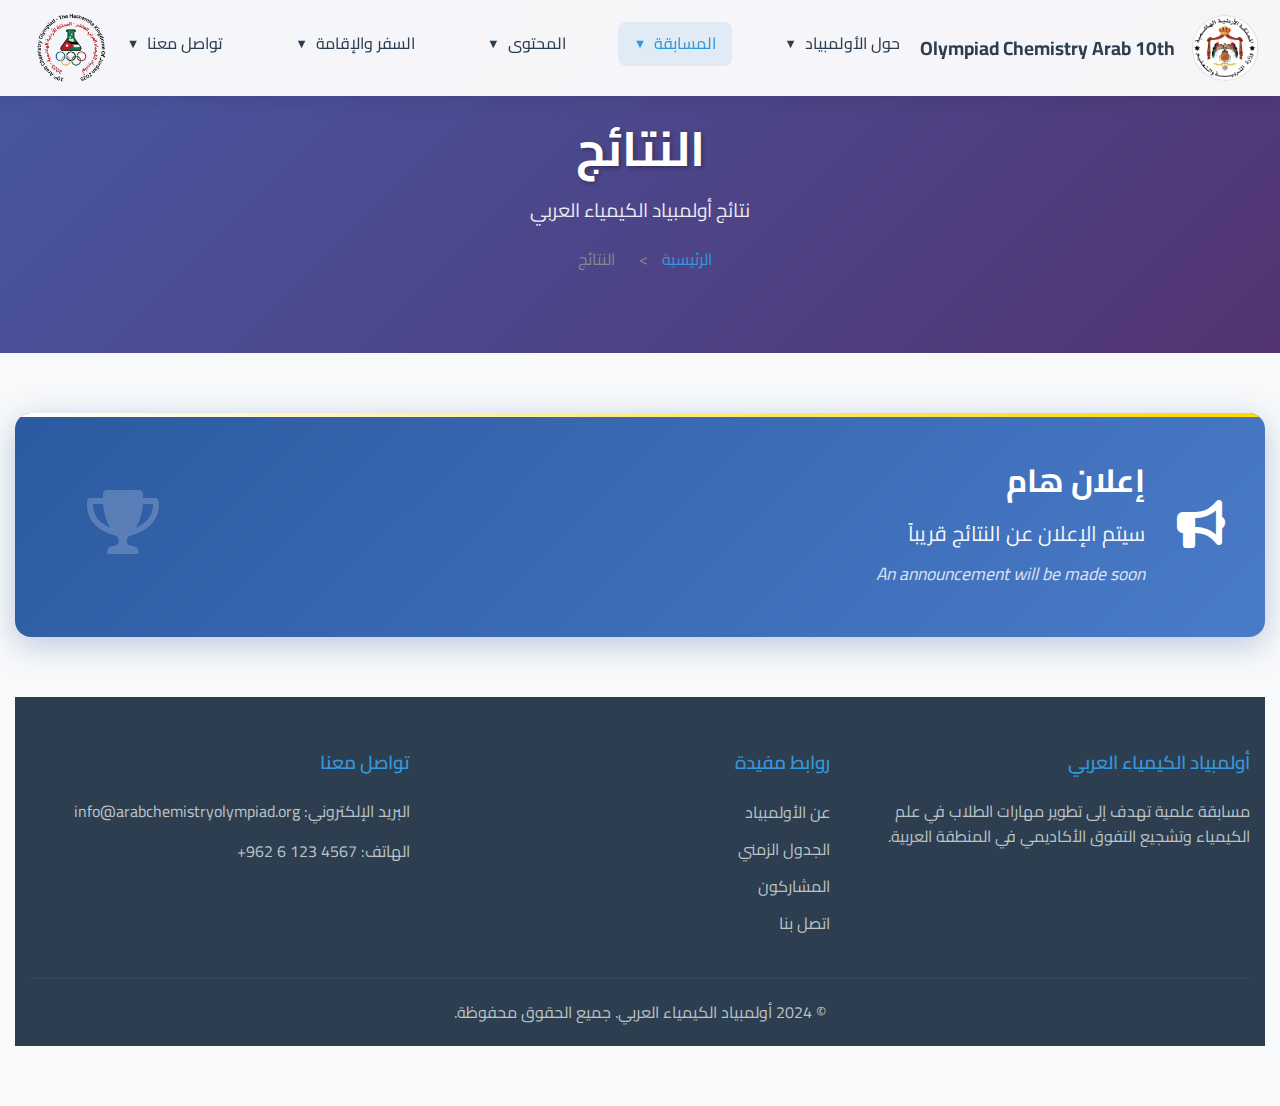
<file: results.html>
<!DOCTYPE html>
<html lang="ar" dir="rtl">
<head>
    <meta charset="UTF-8">
    <meta name="viewport" content="width=device-width, initial-scale=1.0">
    <title>النتائج - أولمبياد الكيمياء العربي</title>
    <link rel="stylesheet" href="styles.css">
    <link href="https://fonts.googleapis.com/css2?family=Amiri:wght@400;700&family=Cairo:wght@300;400;600;700&display=swap" rel="stylesheet">
    <link rel="stylesheet" href="https://cdnjs.cloudflare.com/ajax/libs/font-awesome/6.0.0/css/all.min.css">
</head>
<body>
     <!-- Header Navigation -->
     <header class="header">
        <nav class="navbar">
            <div class="nav-container">
                <div class="nav-left">
                    <div class="nav-logo">
                        <a href="index.html">
                            <img src="Ministry of Education Logo-01.png" alt="Ministry of Education Logo" class="logo">
                            <span>Olympiad Chemistry Arab 10th</span>
                        </a>
                    </div>
                </div>
                <ul class="nav-menu">
                    <li class="dropdown">
                        <a href="#" class="dropdown-toggle">حول الأولمبياد</a>
                        <div class="dropdown-content">
                            <a href="about.html">حول الأولمبياد</a>
                            <a href="organizer.html">المنظمون</a>
                            <a href="schedule.html">البرنامج</a>
                            <a href="participants.html">المشاركون</a>
                        </div>
                    </li>
                    <li class="dropdown active">
                        <a href="#" class="dropdown-toggle">المسابقة</a>
                        <div class="dropdown-content">
                            <a href="registration.html">التسجيل</a>
                            <a href="gallery.html" class="active">صور</a>
                            <a href="results.html">النتائج والتصنيفات</a>
                        </div>
                    </li>
                    <li class="dropdown">
                        <a href="#" class="dropdown-toggle">المحتوى </a>
                        <div class="dropdown-content">
                            <a href="subject.html">المحتوى العلمي</a>
                            <a href="news.html">الأخبار</a>
                        </div>
                    </li>
                    <li class="dropdown">
                        <a href="#" class="dropdown-toggle">السفر والإقامة</a>
                        <div class="dropdown-content">
                            <a href="travel.html">تفاصيل السفر</a>
                            <a href="accommodation.html">أماكن الإقامة</a>
                        </div>
                    </li>
                    <li class="dropdown">
                        <a href="#" class="dropdown-toggle">تواصل معنا</a>
                        <div class="dropdown-content">
                            <a href="contact.html">تواصل معنا</a>
                        </div>
                    </li>
                </ul>
                <div class="hamburger">
                    <span></span>
                    <span></span>
                    <span></span>
                </div>
                <div class="nav-ministry-logo">
                    <img src="logo.png" alt="Ministry of Education Logo" class="logo">
                </div>
            </div>
        </nav>
    </header>

    <!-- Page Header -->
    <section class="page-header">
        <div class="container">
            <div class="page-header-content">
                <h1>النتائج</h1>
                <p>نتائج أولمبياد الكيمياء العربي</p>
                <div class="breadcrumb">
                    <a href="index.html">الرئيسية</a>
                    <span>></span>
                    <span>النتائج</span>
                </div>
            </div>
        </div>
    </section>

    <!-- Main Content -->
    <main class="content-wrapper">
        <div class="container">
            <!-- Announcement Banner -->
            <div class="announcement-banner">
                <div class="banner-content">
                    <div class="banner-icon">
                        <i class="fas fa-bullhorn"></i>
                    </div>
                    <div class="banner-text">
                        <h2>إعلان هام</h2>
                        <p>سيتم الإعلان عن النتائج قريباً</p>
                        <p class="banner-subtitle">An announcement will be made soon</p>
                    </div>
                    <div class="banner-decoration">
                        <i class="fas fa-trophy"></i>
                    </div>
                </div>
            </div>

          

    <!-- Footer -->
    <footer class="footer">
        <div class="container">
            <div class="footer-content">
                <div class="footer-section">
                    <h3>أولمبياد الكيمياء العربي</h3>
                    <p>مسابقة علمية تهدف إلى تطوير مهارات الطلاب في علم الكيمياء وتشجيع التفوق الأكاديمي في المنطقة العربية.</p>
                </div>
                
                <div class="footer-section">
                    <h3>روابط مفيدة</h3>
                    <ul>
                        <li><a href="about.html">عن الأولمبياد</a></li>
                        <li><a href="schedule.html">الجدول الزمني</a></li>
                        <li><a href="participants.html">المشاركون</a></li>
                        <li><a href="contact.html">اتصل بنا</a></li>
                    </ul>
                </div>
                
                <div class="footer-section">
                    <h3>تواصل معنا</h3>
                    <p>البريد الإلكتروني: info@arabchemistryolympiad.org</p>
                    <p>الهاتف: <span dir="ltr">+962 6 123 4567</span></p>
                </div>
            </div>
            
            <div class="footer-bottom">
                <p>&copy; 2024 أولمبياد الكيمياء العربي. جميع الحقوق محفوظة.</p>
            </div>
        </div>
    </footer>

    <script src="script.js"></script>

    <style>
        /* Results Page Specific Styles */
        .announcement-banner {
            background: linear-gradient(135deg, #2c5aa0 0%, #4a7bc8 100%);
            color: white;
            border-radius: 16px;
            padding: 2.5rem;
            margin-bottom: 2rem;
            box-shadow: 0 8px 32px rgba(44, 90, 160, 0.3);
            position: relative;
            overflow: hidden;
        }

        .announcement-banner::before {
            content: '';
            position: absolute;
            top: 0;
            left: 0;
            right: 0;
            height: 4px;
            background: linear-gradient(90deg, #ffffff, #ffd700, #ffffff);
            background-size: 200% 100%;
            animation: shimmer 3s ease-in-out infinite;
        }

        @keyframes shimmer {
            0%, 100% { background-position: 0% 50%; }
            50% { background-position: 100% 50%; }
        }

        .banner-content {
            display: flex;
            align-items: center;
            gap: 2rem;
            position: relative;
            z-index: 2;
        }

        .banner-icon {
            font-size: 3rem;
            flex-shrink: 0;
            animation: pulse 2s ease-in-out infinite;
        }

        @keyframes pulse {
            0%, 100% { transform: scale(1); }
            50% { transform: scale(1.1); }
        }

        .banner-text h2 {
            font-size: 2rem;
            margin-bottom: 0.5rem;
            font-weight: 700;
        }

        .banner-text p {
            font-size: 1.3rem;
            margin-bottom: 0.5rem;
            opacity: 0.95;
        }

        .banner-subtitle {
            font-size: 1.1rem !important;
            opacity: 0.8 !important;
            font-style: italic;
        }

        .banner-decoration {
            font-size: 4rem;
            opacity: 0.2;
            position: absolute;
            top: 1rem;
            left: 2rem;
            animation: float 3s ease-in-out infinite;
        }

        @keyframes float {
            0%, 100% { transform: translateY(0px); }
            50% { transform: translateY(-10px); }
        }

        .coming-soon-banner {
            background: white;
            border-radius: 16px;
            padding: 2rem;
            margin-bottom: 2rem;
            box-shadow: 0 8px 25px rgba(0, 0, 0, 0.1);
            text-align: center;
            border-top: 4px solid #f39c12;
        }

        .animated-icon {
            font-size: 3rem;
            color: #f39c12;
            margin-bottom: 1rem;
            animation: rotate 2s linear infinite;
        }

        @keyframes rotate {
            from { transform: rotate(0deg); }
            to { transform: rotate(360deg); }
        }

        .coming-soon-content h3 {
            color: #2c3e50;
            font-size: 1.8rem;
            margin-bottom: 1rem;
        }

        .coming-soon-content p {
            color: #666;
            font-size: 1.1rem;
            margin-bottom: 2rem;
            line-height: 1.6;
        }

        .status-indicator {
            display: flex;
            flex-direction: column;
            align-items: center;
            gap: 1rem;
        }

        .status-dots {
            display: flex;
            gap: 0.5rem;
        }

        .dot {
            width: 12px;
            height: 12px;
            border-radius: 50%;
            background: #e0e0e0;
            transition: background-color 0.3s ease;
        }

        .dot.active {
            background: #27ae60;
            animation: blink 1.5s ease-in-out infinite;
        }

        @keyframes blink {
            0%, 100% { opacity: 1; }
            50% { opacity: 0.5; }
        }

        .status-text {
            color: #666;
            font-weight: 600;
            margin: 0;
        }

        .info-cards-grid {
            display: grid;
            grid-template-columns: repeat(auto-fit, minmax(300px, 1fr));
            gap: 2rem;
            margin-bottom: 2rem;
        }

        .info-card {
            background: white;
            border-radius: 12px;
            padding: 2rem;
            text-align: center;
            box-shadow: 0 5px 15px rgba(0, 0, 0, 0.1);
            transition: transform 0.3s ease, box-shadow 0.3s ease;
            border-top: 4px solid #2c5aa0;
        }

        .info-card:hover {
            transform: translateY(-5px);
            box-shadow: 0 8px 25px rgba(0, 0, 0, 0.15);
        }

        .info-card .card-icon {
            font-size: 2.5rem;
            color: #2c5aa0;
            margin-bottom: 1rem;
        }

        .info-card h3 {
            color: #2c3e50;
            font-size: 1.3rem;
            margin-bottom: 1rem;
        }

        .info-card p {
            color: #666;
            line-height: 1.6;
        }

        .timeline-banner {
            background: white;
            border-radius: 16px;
            padding: 2rem;
            margin-bottom: 2rem;
            box-shadow: 0 8px 25px rgba(0, 0, 0, 0.1);
            border-right: 4px solid #27ae60;
        }

        .timeline-header {
            text-align: center;
            margin-bottom: 2rem;
        }

        .timeline-header h3 {
            color: #2c3e50;
            font-size: 1.6rem;
            margin: 0;
        }

        .timeline-steps {
            display: grid;
            grid-template-columns: repeat(auto-fit, minmax(200px, 1fr));
            gap: 1.5rem;
        }

        .step {
            display: flex;
            flex-direction: column;
            align-items: center;
            text-align: center;
            padding: 1.5rem;
            border-radius: 12px;
            transition: all 0.3s ease;
        }

        .step.completed {
            background: #e8f5e8;
            border: 2px solid #27ae60;
        }

        .step.active {
            background: #fff3cd;
            border: 2px solid #f39c12;
        }

        .step.pending {
            background: #f8f9fa;
            border: 2px solid #e0e0e0;
        }

        .step-icon {
            font-size: 2rem;
            margin-bottom: 1rem;
            width: 60px;
            height: 60px;
            border-radius: 50%;
            display: flex;
            align-items: center;
            justify-content: center;
        }

        .step.completed .step-icon {
            background: #27ae60;
            color: white;
        }

        .step.active .step-icon {
            background: #f39c12;
            color: white;
        }

        .step.pending .step-icon {
            background: #e0e0e0;
            color: #666;
        }

        .step-content h4 {
            color: #2c3e50;
            margin-bottom: 0.5rem;
            font-size: 1.1rem;
        }

        .step-content p {
            color: #666;
            margin: 0;
            font-size: 0.9rem;
        }

        .stay-updated-banner {
            background: linear-gradient(135deg, #e74c3c 0%, #c0392b 100%);
            color: white;
            border-radius: 16px;
            padding: 2rem;
            margin-bottom: 2rem;
            box-shadow: 0 8px 25px rgba(231, 76, 60, 0.3);
        }

        .update-content {
            display: flex;
            align-items: center;
            gap: 2rem;
        }

        .update-icon {
            font-size: 2.5rem;
            flex-shrink: 0;
        }

        .update-text {
            flex: 1;
        }

        .update-text h3 {
            font-size: 1.5rem;
            margin-bottom: 0.5rem;
        }

        .update-text p {
            margin: 0;
            opacity: 0.9;
            line-height: 1.6;
        }

        .update-btn {
            background: rgba(255, 255, 255, 0.2);
            color: white;
            text-decoration: none;
            padding: 1rem 2rem;
            border-radius: 25px;
            display: flex;
            align-items: center;
            gap: 0.5rem;
            font-weight: 600;
            transition: all 0.3s ease;
            border: 2px solid rgba(255, 255, 255, 0.3);
        }

        .update-btn:hover {
            background: rgba(255, 255, 255, 0.3);
            transform: translateY(-2px);
            box-shadow: 0 4px 15px rgba(0, 0, 0, 0.2);
        }

        /* Mobile Responsiveness */
        @media (max-width: 768px) {
            .banner-content {
                flex-direction: column;
                text-align: center;
                gap: 1.5rem;
            }

            .banner-decoration {
                position: static;
                opacity: 0.3;
                font-size: 3rem;
            }

            .banner-text h2 {
                font-size: 1.6rem;
            }

            .banner-text p {
                font-size: 1.1rem;
            }

            .timeline-steps {
                grid-template-columns: 1fr;
                gap: 1rem;
            }

            .step {
                flex-direction: row;
                text-align: right;
                padding: 1rem;
            }

            .step-icon {
                margin-bottom: 0;
                margin-left: 1rem;
                width: 50px;
                height: 50px;
                font-size: 1.5rem;
            }

            .update-content {
                flex-direction: column;
                text-align: center;
                gap: 1.5rem;
            }

            .update-btn {
                align-self: center;
            }

            .info-cards-grid {
                grid-template-columns: 1fr;
                gap: 1.5rem;
            }
        }

        @media (max-width: 480px) {
            .announcement-banner,
            .coming-soon-banner,
            .timeline-banner,
            .stay-updated-banner {
                padding: 1.5rem;
                margin-bottom: 1.5rem;
            }

            .banner-text h2 {
                font-size: 1.4rem;
            }

            .banner-text p {
                font-size: 1rem;
            }

            .timeline-header h3 {
                font-size: 1.3rem;
            }

            .step {
                padding: 0.8rem;
            }

            .step-content h4 {
                font-size: 1rem;
            }
        }
    </style>
</body>
</html>
</file>
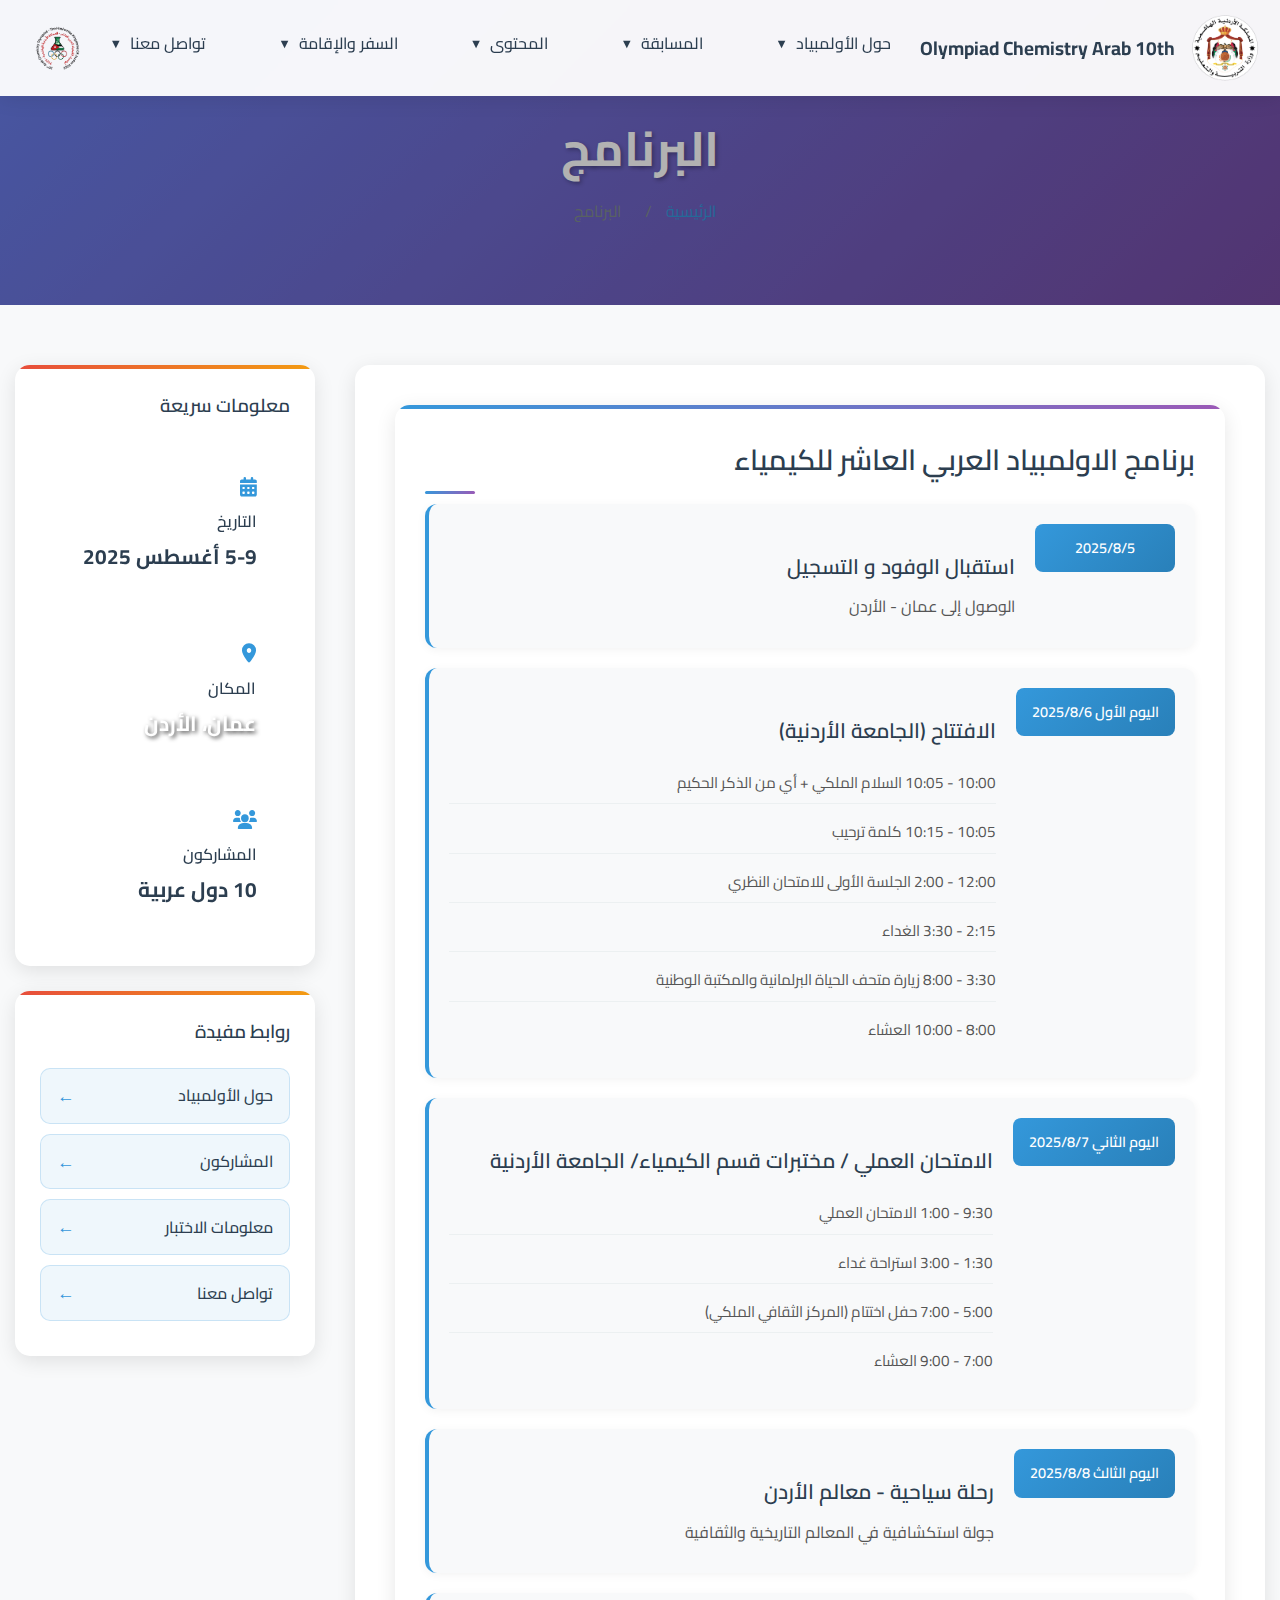
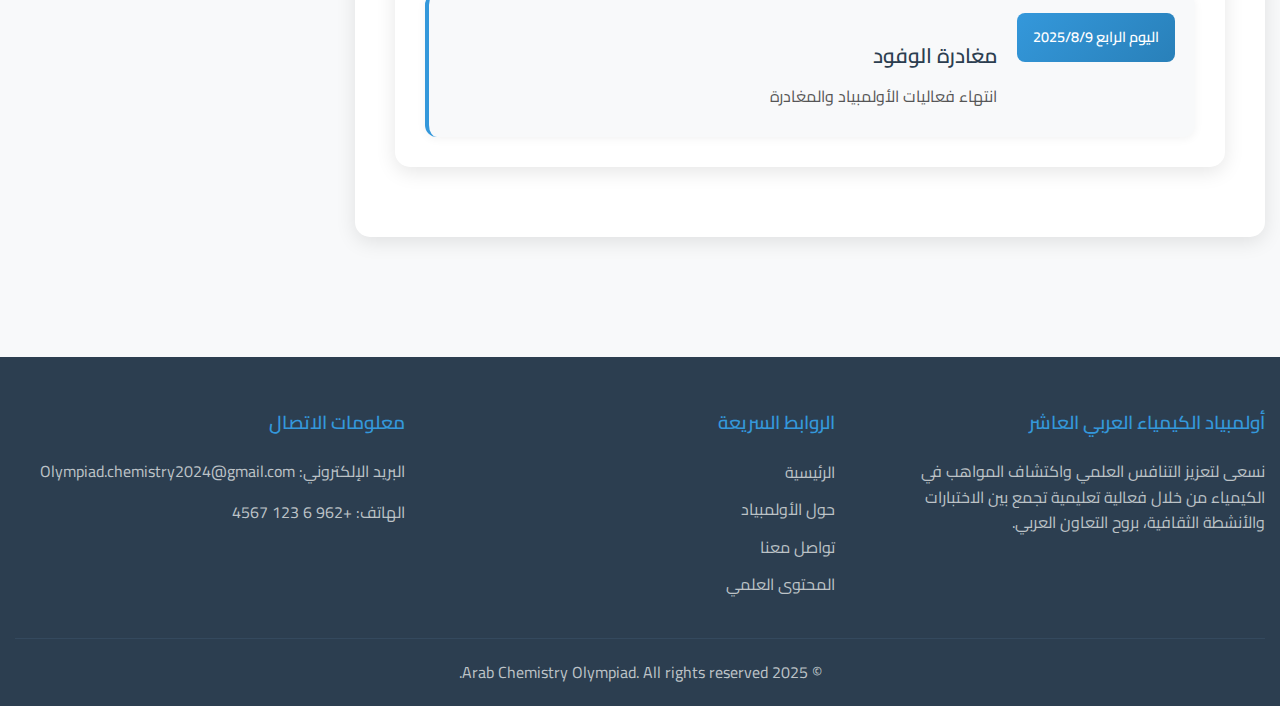
<file: schedule.html>
<!DOCTYPE html>
<html lang="ar" dir="rtl">
  <head>
    <meta charset="UTF-8" />
    <meta name="viewport" content="width=device-width, initial-scale=1.0" />
    <title>البرنامج - أولمبياد الكيمياء العربي</title>
    <link rel="stylesheet" href="styles.css" />
    <link
      href="https://fonts.googleapis.com/css2?family=Cairo:wght@300;400;600;700&display=swap"
      rel="stylesheet"
    />
    <link
      rel="stylesheet"
      href="https://cdnjs.cloudflare.com/ajax/libs/font-awesome/6.0.0/css/all.min.css"
    />
  </head>
  <body>
    <!-- Header Navigation -->
    <header class="header">
      <nav class="navbar">
        <div class="nav-container">
          <div class="nav-left">
            <div class="nav-logo">
              <a href="index.html">
                <img
                  src="Ministry of Education Logo-01.png"
                  alt="Ministry of Education Logo"
                  class="logo"
                />
                <span>Olympiad Chemistry Arab 10th</span>
              </a>
            </div>
          </div>
          <ul class="nav-menu">
            <li class="dropdown">
              <a href="#" class="dropdown-toggle">حول الأولمبياد</a>
              <div class="dropdown-content">
                <a href="about.html">حول الأولمبياد</a>
                <a href="organizer.html">المنظمون</a>
                <a href="schedule.html" class="active">البرنامج</a>
                <a href="participants.html">المشاركون</a>
              </div>
            </li>
            <li class="dropdown">
              <a href="#" class="dropdown-toggle">المسابقة</a>
              <div class="dropdown-content">
                <a href="registration.html">التسجيل</a>
                <a href="gallery.html">صور</a>
                <a href="results.html">النتائج والتصنيفات</a>
              </div>
            </li>
            <li class="dropdown">
              <a href="#" class="dropdown-toggle">المحتوى </a>
              <div class="dropdown-content">
                <a href="news.html">الأخبار</a>
              </div>
            </li>
            <li class="dropdown">
              <a href="#" class="dropdown-toggle">السفر والإقامة</a>
              <div class="dropdown-content">
                <a href="travel.html">تفاصيل السفر</a>
                <a href="accommodation.html">أماكن الإقامة</a>
              </div>
            </li>
            <li class="dropdown">
              <a href="#" class="dropdown-toggle">تواصل معنا</a>
              <div class="dropdown-content">
                <a href="contact.html">تواصل معنا</a>
              </div>
            </li>
          </ul>
          <div class="hamburger">
            <span></span>
            <span></span>
            <span></span>
          </div>
          <div class="nav-ministry-logo">
            <img
              src="logo.png"
                                          alt="Ministry of Education Logo"
            class="ministry-logo"
            />
          </div>
        </div>
      </nav>
    </header>

    <!-- Page Header -->
    <div class="page-header">
      <div class="container">
        <h1>البرنامج</h1>
        <nav class="breadcrumb">
          <a href="index.html">الرئيسية</a>
          <span>/</span>
          <span>البرنامج</span>
        </nav>
      </div>
    </div>

    <!-- Main Content -->
    <main class="about-content">
      <div class="container">
        <div class="content-grid">
          <div class="main-content">
            <div class="content-card">
              <h2>برنامج الاولمبياد العربي العاشر للكيمياء</h2>
              <div class="schedule-list">
                <div class="schedule-item">
                  <div class="date">2025/8/5</div>
                  <div class="event">
                    <h3>استقبال الوفود و التسجيل</h3>
                    <p>الوصول إلى عمان - الأردن</p>
                  </div>
                </div>
                <div class="schedule-item">
                  <div class="date">اليوم الأول 2025/8/6</div>
                  <div class="event">
                    <h3>الافتتاح (الجامعة الأردنية)</h3>
                    <div class="schedule-details">
                      <p>10:00 - 10:05 السلام الملكي + أي من الذكر الحكيم</p>
                      <p>10:05 - 10:15 كلمة ترحيب</p>
                      <p>12:00 - 2:00 الجلسة الأولى للامتحان النظري</p>
                      <p>2:15 - 3:30 الغداء</p>
                      <p>
                        3:30 - 8:00 زيارة متحف الحياة البرلمانية والمكتبة
                        الوطنية
                      </p>
                      <p>8:00 - 10:00 العشاء</p>
                    </div>
                  </div>
                </div>
                <div class="schedule-item">
                  <div class="date">اليوم الثاني 2025/8/7</div>
                  <div class="event">
                    <h3>
                      الامتحان العملي / مختبرات قسم الكيمياء/ الجامعة الأردنية
                    </h3>
                    <div class="schedule-details">
                      <p>9:30 - 1:00 الامتحان العملي</p>
                      <p>1:30 - 3:00 استراحة غداء</p>
                      <p>5:00 - 7:00 حفل اختتام (المركز الثقافي الملكي)</p>
                      <p>7:00 - 9:00 العشاء</p>
                    </div>
                  </div>
                </div>
                <div class="schedule-item">
                  <div class="date">اليوم الثالث 2025/8/8</div>
                  <div class="event">
                    <h3>رحلة سياحية - معالم الأردن</h3>
                    <p>جولة استكشافية في المعالم التاريخية والثقافية</p>
                  </div>
                </div>
                <div class="schedule-item">
                  <div class="date">اليوم الرابع 2025/8/9</div>
                  <div class="event">
                    <h3>مغادرة الوفود</h3>
                    <p>انتهاء فعاليات الأولمبياد والمغادرة</p>
                  </div>
                </div>
              </div>
            </div>
          </div>

          <aside class="sidebar">
            <div class="sidebar-card">
              <h3>معلومات سريعة</h3>
              <div class="info-item">
                <i class="fas fa-calendar-alt"></i>
                <div>
                  <strong>التاريخ</strong>
                  <p>5-9 أغسطس 2025</p>
                </div>
              </div>
              <div class="info-item">
                <i class="fas fa-map-marker-alt"></i>
                <div>
                  <strong>المكان</strong>
                  <p>عمان، الأردن</p>
                </div>
              </div>
              <div class="info-item">
                <i class="fas fa-users"></i>
                <div>
                  <strong>المشاركون</strong>
                  <p>10 دول عربية</p>
                </div>
              </div>
            </div>

            <div class="sidebar-card">
              <h3>روابط مفيدة</h3>
              <ul class="sidebar-links">
                <li><a href="about.html">حول الأولمبياد</a></li>
                <li><a href="participants.html">المشاركون</a></li>
                <li><a href="exam.html">معلومات الاختبار</a></li>
                <li><a href="contact.html">تواصل معنا</a></li>
              </ul>
            </div>
          </aside>
        </div>
      </div>
    </main>

    <!-- Footer -->
    <footer class="footer">
      <div class="container">
        <div class="footer-content">
          <div class="footer-section">
            <h3>أولمبياد الكيمياء العربي العاشر</h3>
            <p>
              نسعى لتعزيز التنافس العلمي واكتشاف المواهب في الكيمياء من خلال
              فعالية تعليمية تجمع بين الاختبارات والأنشطة الثقافية، بروح التعاون
              العربي.
            </p>
          </div>
          <div class="footer-section">
            <h3>الروابط السريعة</h3>
            <ul>
              <li><a href="index.html">الرئيسية</a></li>
              <li><a href="about.html">حول الأولمبياد</a></li>
              <li><a href="contact.html">تواصل معنا</a></li>
              <li><a href="subject.html">المحتوى العلمي</a></li>
            </ul>
          </div>
          <div class="footer-section">
            <h3>معلومات الاتصال</h3>
            <p>البريد الإلكتروني: Olympiad.chemistry2024@gmail.com</p>
            <p>الهاتف: +962 6 123 4567</p>
          </div>
        </div>
        <div class="footer-bottom">
          <p>&copy; 2025 Arab Chemistry Olympiad. All rights reserved.</p>
        </div>
      </div>
    </footer>

    <script src="script.js"></script>
  </body>
</html>
</file>
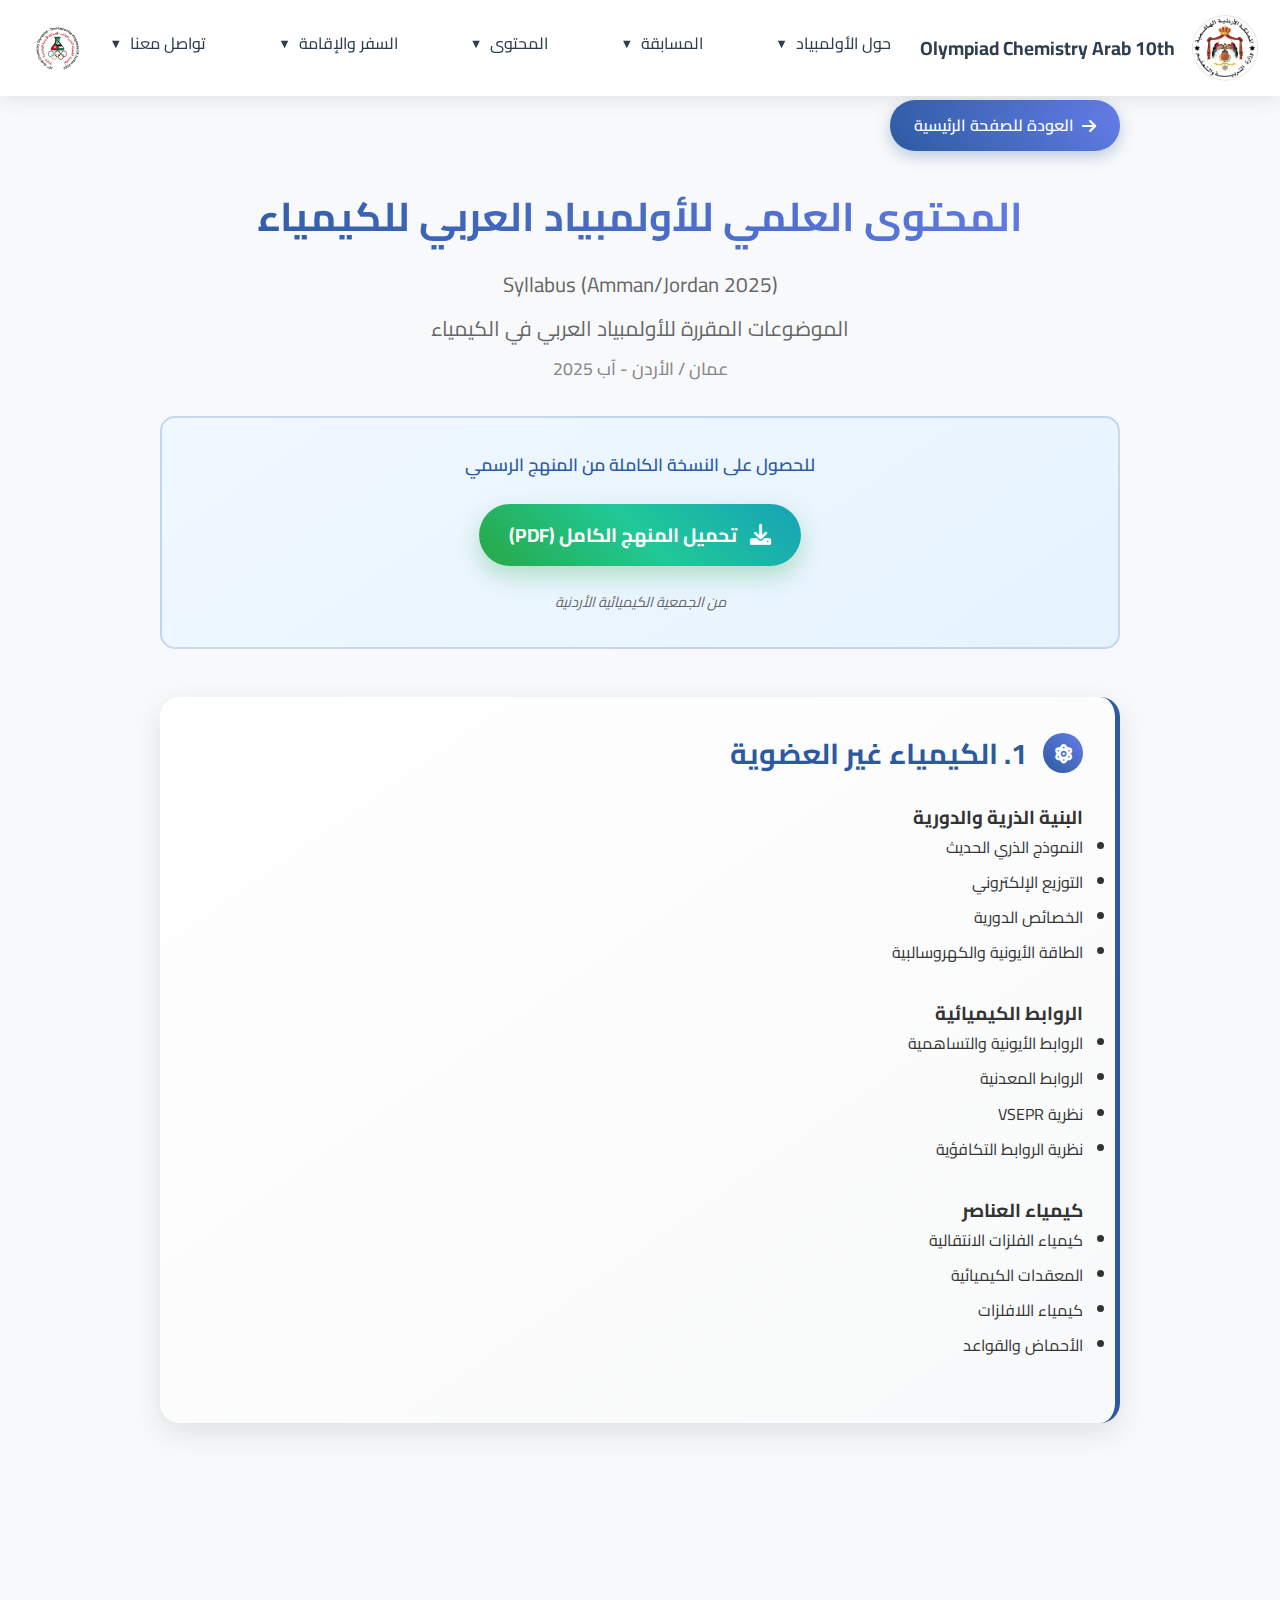
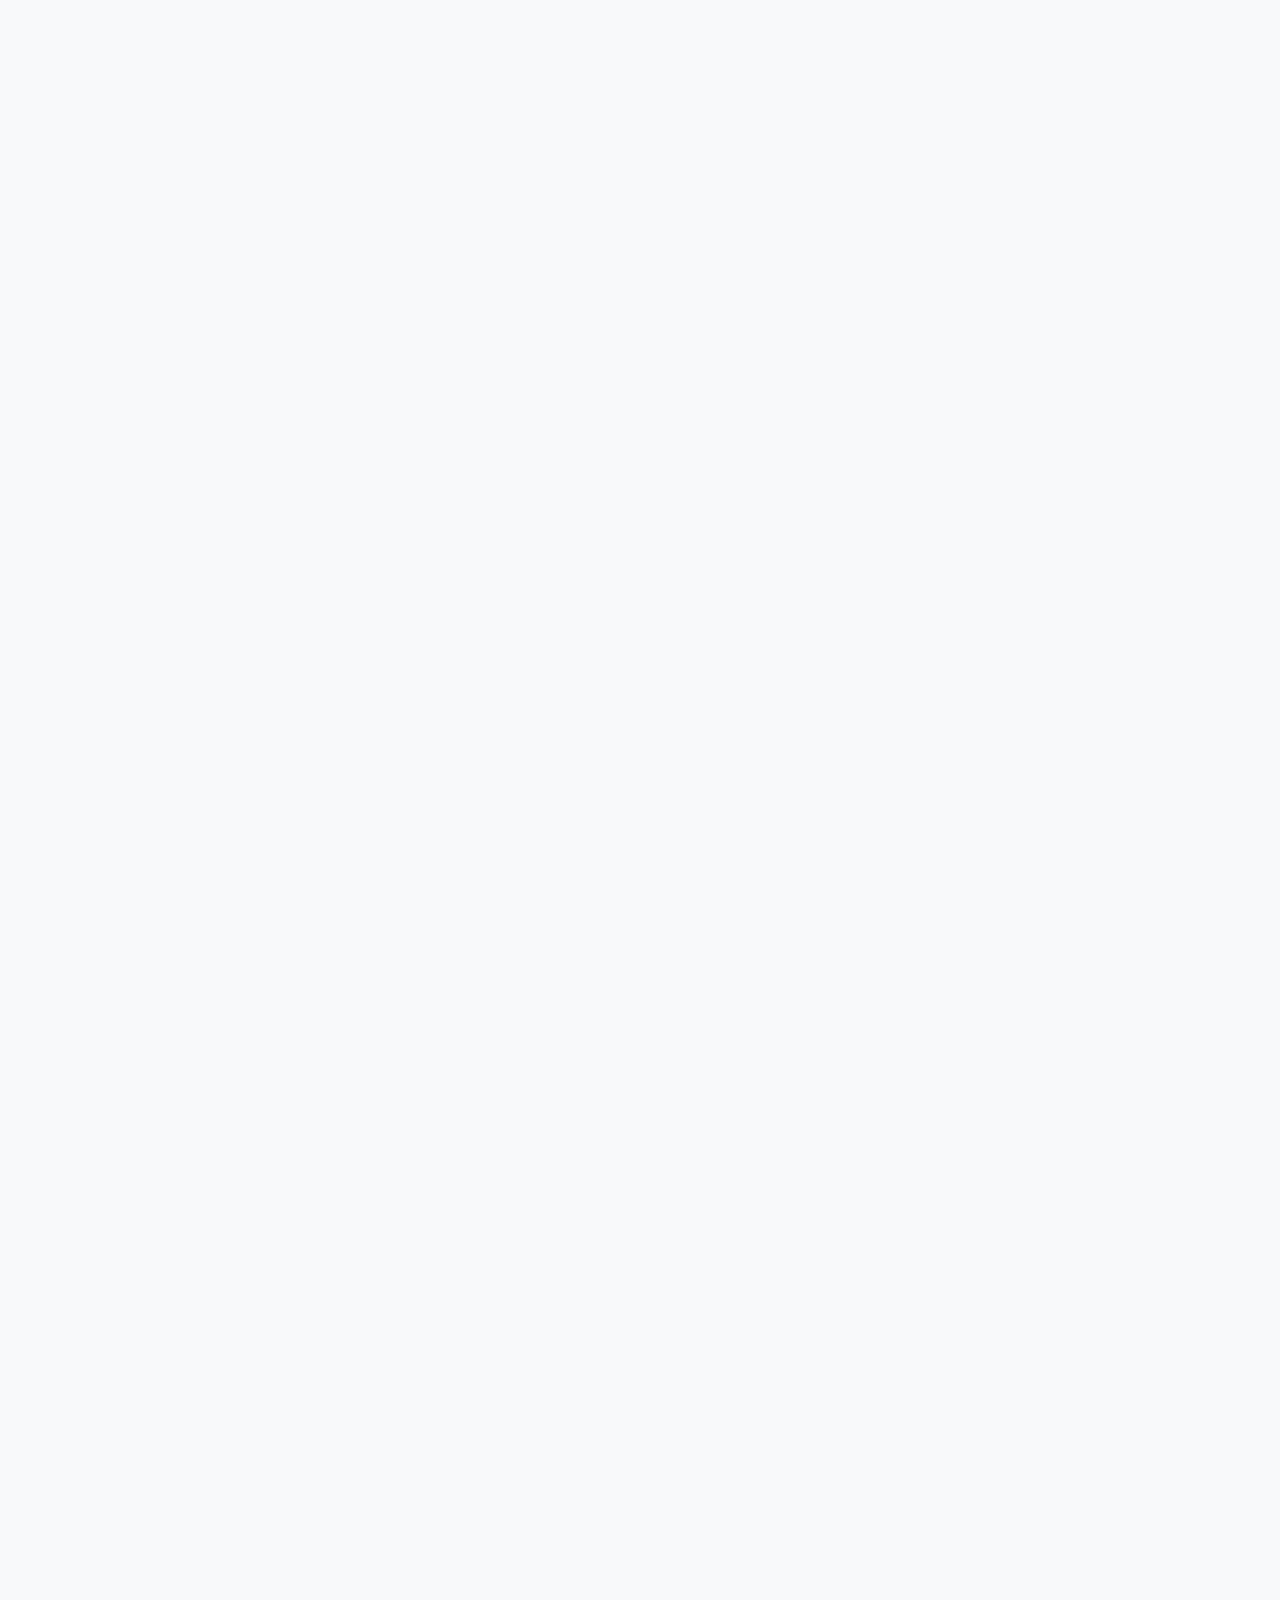
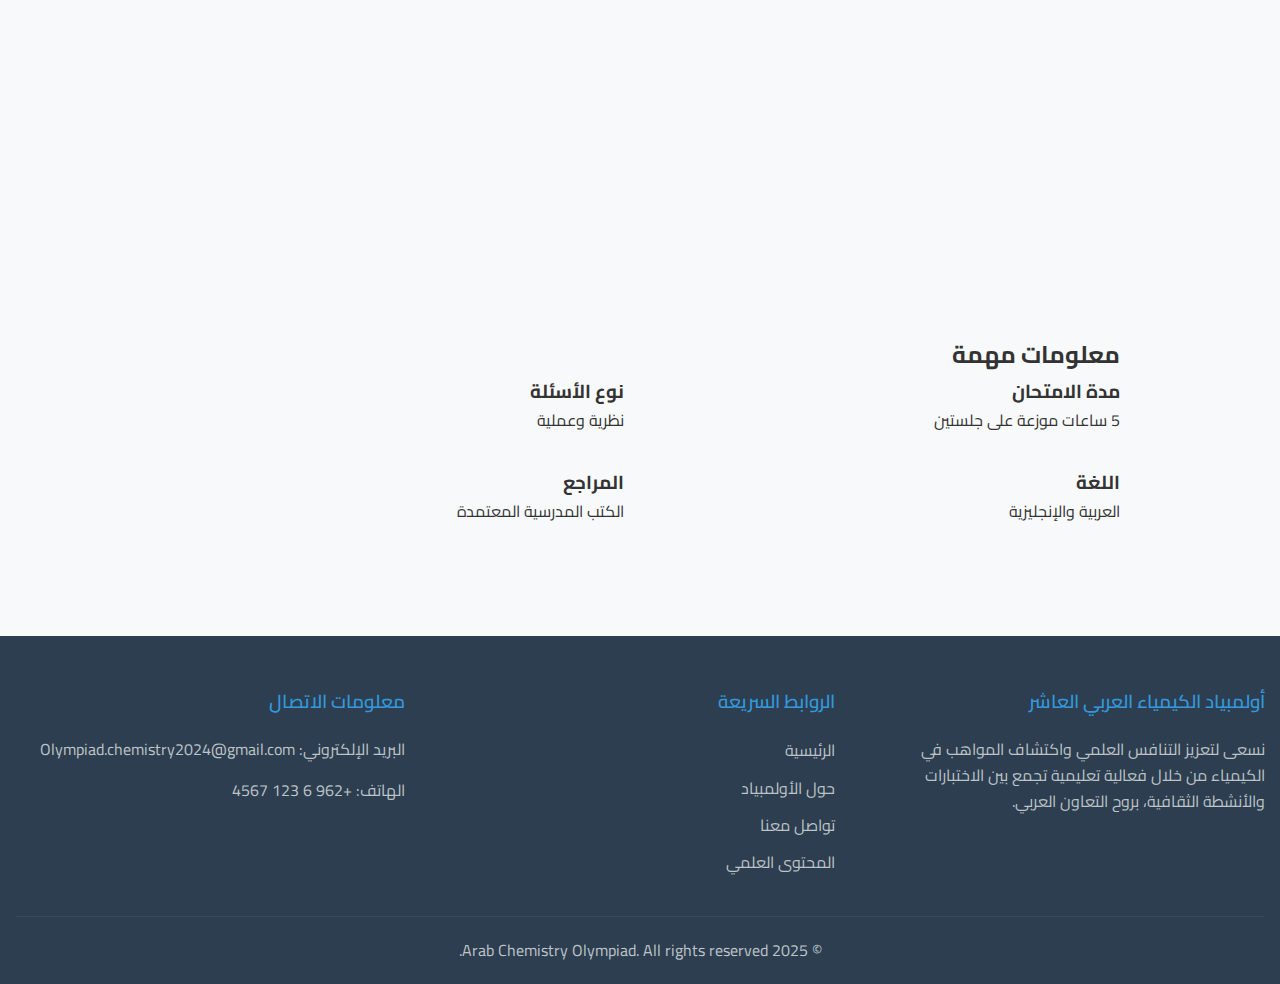
<file: subject.html>
<!DOCTYPE html>
<html lang="ar" dir="rtl">
  <head>
    <meta charset="UTF-8" />
    <meta name="viewport" content="width=device-width, initial-scale=1.0" />
    <title>المحتوى العلمي - أولمبياد الكيمياء العربي</title>
    <link rel="stylesheet" href="styles.css" />
    <link rel="stylesheet" href="subject.css" />
    <link
      href="https://fonts.googleapis.com/css2?family=Cairo:wght@300;400;600;700&display=swap"
      rel="stylesheet"
    />
    <link
      rel="stylesheet"
      href="https://cdnjs.cloudflare.com/ajax/libs/font-awesome/6.0.0/css/all.min.css"
    />
  </head>

  <body>
    <!-- Header Navigation -->
    <header class="header">
      <nav class="navbar">
        <div class="nav-container">
          <div class="nav-left">
            <div class="nav-logo">
              <a href="index.html">
                <img
                  src="Ministry of Education Logo-01.png"
                  alt="Ministry of Education Logo"
                  class="logo"
                />
                <span>Olympiad Chemistry Arab 10th</span>
              </a>
            </div>
          </div>
          <ul class="nav-menu">
            <li class="dropdown">
              <a href="#" class="dropdown-toggle">حول الأولمبياد</a>
              <div class="dropdown-content">
                <a href="about.html">حول الأولمبياد</a>
                <a href="organizer.html">المنظمون</a>
                <a href="schedule.html" class="active">البرنامج</a>
                <a href="participants.html">المشاركون</a>
              </div>
            </li>
            <li class="dropdown">
              <a href="#" class="dropdown-toggle">المسابقة</a>
              <div class="dropdown-content">
                <a href="registration.html">التسجيل</a>
                <a href="gallery.html">صور</a>
                <a href="results.html">النتائج والتصنيفات</a>
              </div>
            </li>
            <li class="dropdown">
              <a href="#" class="dropdown-toggle">المحتوى </a>
              <div class="dropdown-content">
                <a href="subject.html">المحتوى العلمي</a>

                <a href="news.html">الأخبار</a>
              </div>
            </li>
            <li class="dropdown">
              <a href="#" class="dropdown-toggle">السفر والإقامة</a>
              <div class="dropdown-content">
                <a href="travel.html">تفاصيل السفر</a>
                <a href="accommodation.html">أماكن الإقامة</a>
              </div>
            </li>
            <li class="dropdown">
              <a href="#" class="dropdown-toggle">تواصل معنا</a>
              <div class="dropdown-content">
                <a href="contact.html">تواصل معنا</a>
              </div>
            </li>
          </ul>
          <div class="hamburger">
            <span></span>
            <span></span>
            <span></span>
          </div>
          <div class="nav-ministry-logo">
            <img
              src="logo.png"
                              alt="Ministry of Education Logo"
              class="ministry-logo"
            />
          </div>
        </div>
      </nav>
    </header>

    <!-- Main Content -->
    <main class="syllabus-container">
      <a href="index.html" class="back-button">
        <i class="fas fa-arrow-right"></i>
        العودة للصفحة الرئيسية
      </a>

      <div class="syllabus-header">
        <h1 class="syllabus-title">
          المحتوى العلمي للأولمبياد العربي للكيمياء
        </h1>
        <p class="syllabus-subtitle">Syllabus (Amman/Jordan 2025)</p>
        <p class="syllabus-subtitle">
          الموضوعات المقررة للأولمبياد العربي في الكيمياء
        </p>
        <p class="syllabus-location">عمان / الأردن - آب 2025</p>

        <div class="download-section">
          <p class="download-text">
            للحصول على النسخة الكاملة من المنهج الرسمي
          </p>
          <a
            href="syllabusالأولمبياد  العربي عمان 2025 من الجمعية الكيميائية الاردنية.pdf"
            download
            class="download-btn"
            target="_blank"
          >
            <i class="fas fa-download"></i>
            تحميل المنهج الكامل (PDF)
          </a>
          <p class="pdf-source">من الجمعية الكيميائية الأردنية</p>
        </div>
      </div>

      <!-- الكيمياء غير العضوية -->
      <div class="section-card">
        <h2 class="section-title">
          <div class="section-icon">
            <i class="fas fa-atom"></i>
          </div>
          1. الكيمياء غير العضوية
        </h2>

        <div class="subsection">
          <h3>البنية الذرية والدورية</h3>
          <ul>
            <li>النموذج الذري الحديث</li>
            <li>التوزيع الإلكتروني</li>
            <li>الخصائص الدورية</li>
            <li>الطاقة الأيونية والكهروسالبية</li>
          </ul>
        </div>

        <div class="subsection">
          <h3>الروابط الكيميائية</h3>
          <ul>
            <li>الروابط الأيونية والتساهمية</li>
            <li>الروابط المعدنية</li>
            <li>نظرية VSEPR</li>
            <li>نظرية الروابط التكافؤية</li>
          </ul>
        </div>

        <div class="subsection">
          <h3>كيمياء العناصر</h3>
          <ul>
            <li>كيمياء الفلزات الانتقالية</li>
            <li>المعقدات الكيميائية</li>
            <li>كيمياء اللافلزات</li>
            <li>الأحماض والقواعد</li>
          </ul>
        </div>
      </div>

      <!-- الكيمياء العضوية -->
      <div class="section-card">
        <h2 class="section-title">
          <div class="section-icon">
            <i class="fas fa-flask"></i>
          </div>
          2. الكيمياء العضوية
        </h2>

        <div class="subsection">
          <h3>الهيدروكربونات</h3>
          <ul>
            <li>الألكانات والألكينات والألكاينات</li>
            <li>المركبات الأروماتية</li>
            <li>التفاعلات الأساسية</li>
            <li>آليات التفاعل</li>
          </ul>
        </div>

        <div class="subsection">
          <h3>المجموعات الوظيفية</h3>
          <ul>
            <li>الكحولات والإيثرات</li>
            <li>الألدهيدات والكيتونات</li>
            <li>الأحماض الكربوكسيلية ومشتقاتها</li>
            <li>الأمينات والمركبات النيتروجينية</li>
          </ul>
        </div>

        <div class="subsection">
          <h3>الكيمياء الحيوية</h3>
          <ul>
            <li>الكربوهيدرات والدهون</li>
            <li>البروتينات والأحماض النووية</li>
            <li>الإنزيمات والتفاعلات الحيوية</li>
            <li>الأيض والطاقة</li>
          </ul>
        </div>
      </div>

      <!-- الكيمياء الفيزيائية -->
      <div class="section-card">
        <h2 class="section-title">
          <div class="section-icon">
            <i class="fas fa-chart-line"></i>
          </div>
          3. الكيمياء الفيزيائية
        </h2>

        <div class="subsection">
          <h3>الديناميكا الحرارية</h3>
          <ul>
            <li>القانون الأول والثاني للديناميكا الحرارية</li>
            <li>الإنتالبيا والإنتروبيا</li>
            <li>طاقة جيبس والتوازن</li>
            <li>التفاعلات التلقائية</li>
          </ul>
        </div>

        <div class="subsection">
          <h3>الحركية الكيميائية</h3>
          <ul>
            <li>معدل التفاعل وقوانين المعدل</li>
            <li>آليات التفاعل</li>
            <li>الحفز والمحفزات</li>
            <li>نظرية الحالة الانتقالية</li>
          </ul>
        </div>

        <div class="subsection">
          <h3>التوازن الكيميائي</h3>
          <ul>
            <li>ثابت التوازن</li>
            <li>مبدأ لو شاتلييه</li>
            <li>توازن الأحماض والقواعد</li>
            <li>التوازن في المحاليل</li>
          </ul>
        </div>
      </div>

      <!-- الكيمياء التحليلية -->
      <div class="section-card">
        <h2 class="section-title">
          <div class="section-icon">
            <i class="fas fa-microscope"></i>
          </div>
          4. الكيمياء التحليلية
        </h2>

        <div class="subsection">
          <h3>التحليل الكمي</h3>
          <ul>
            <li>المعايرة الحمضية القاعدية</li>
            <li>معايرة الأكسدة والاختزال</li>
            <li>معايرة الترسيب</li>
            <li>معايرة التعقيد</li>
          </ul>
        </div>

        <div class="subsection">
          <h3>التحليل الآلي</h3>
          <ul>
            <li>الطيف الضوئي</li>
            <li>الكروماتوغرافيا</li>
            <li>التحليل الكهربائي</li>
            <li>طرق التحليل الحديثة</li>
          </ul>
        </div>
      </div>

      <!-- معلومات إضافية -->
      <div class="info-section">
        <h2>معلومات مهمة</h2>
        <div class="info-grid">
          <div class="info-card">
            <h3>مدة الامتحان</h3>
            <p>5 ساعات موزعة على جلستين</p>
          </div>
          <div class="info-card">
            <h3>نوع الأسئلة</h3>
            <p>نظرية وعملية</p>
          </div>
          <div class="info-card">
            <h3>اللغة</h3>
            <p>العربية والإنجليزية</p>
          </div>
          <div class="info-card">
            <h3>المراجع</h3>
            <p>الكتب المدرسية المعتمدة</p>
          </div>
        </div>
      </div>
    </main>

    <!-- Footer -->
    <footer class="footer">
      <div class="container">
        <div class="footer-content">
          <div class="footer-section">
            <h3>أولمبياد الكيمياء العربي العاشر</h3>
            <p>
              نسعى لتعزيز التنافس العلمي واكتشاف المواهب في الكيمياء من خلال
              فعالية تعليمية تجمع بين الاختبارات والأنشطة الثقافية، بروح التعاون
              العربي.
            </p>
          </div>
          <div class="footer-section">
            <h3>الروابط السريعة</h3>
            <ul>
              <li><a href="index.html">الرئيسية</a></li>
              <li><a href="about.html">حول الأولمبياد</a></li>
              <li><a href="contact.html">تواصل معنا</a></li>
              <li><a href="subject.html">المحتوى العلمي</a></li>
            </ul>
          </div>
          <div class="footer-section">
            <h3>معلومات الاتصال</h3>
            <p>البريد الإلكتروني: Olympiad.chemistry2024@gmail.com</p>
            <p>الهاتف: +962 6 123 4567</p>
          </div>
        </div>
        <div class="footer-bottom">
          <p>&copy; 2025 Arab Chemistry Olympiad. All rights reserved.</p>
        </div>
      </div>
    </footer>

    <script src="script.js"></script>
  </body>
</html>
</file>
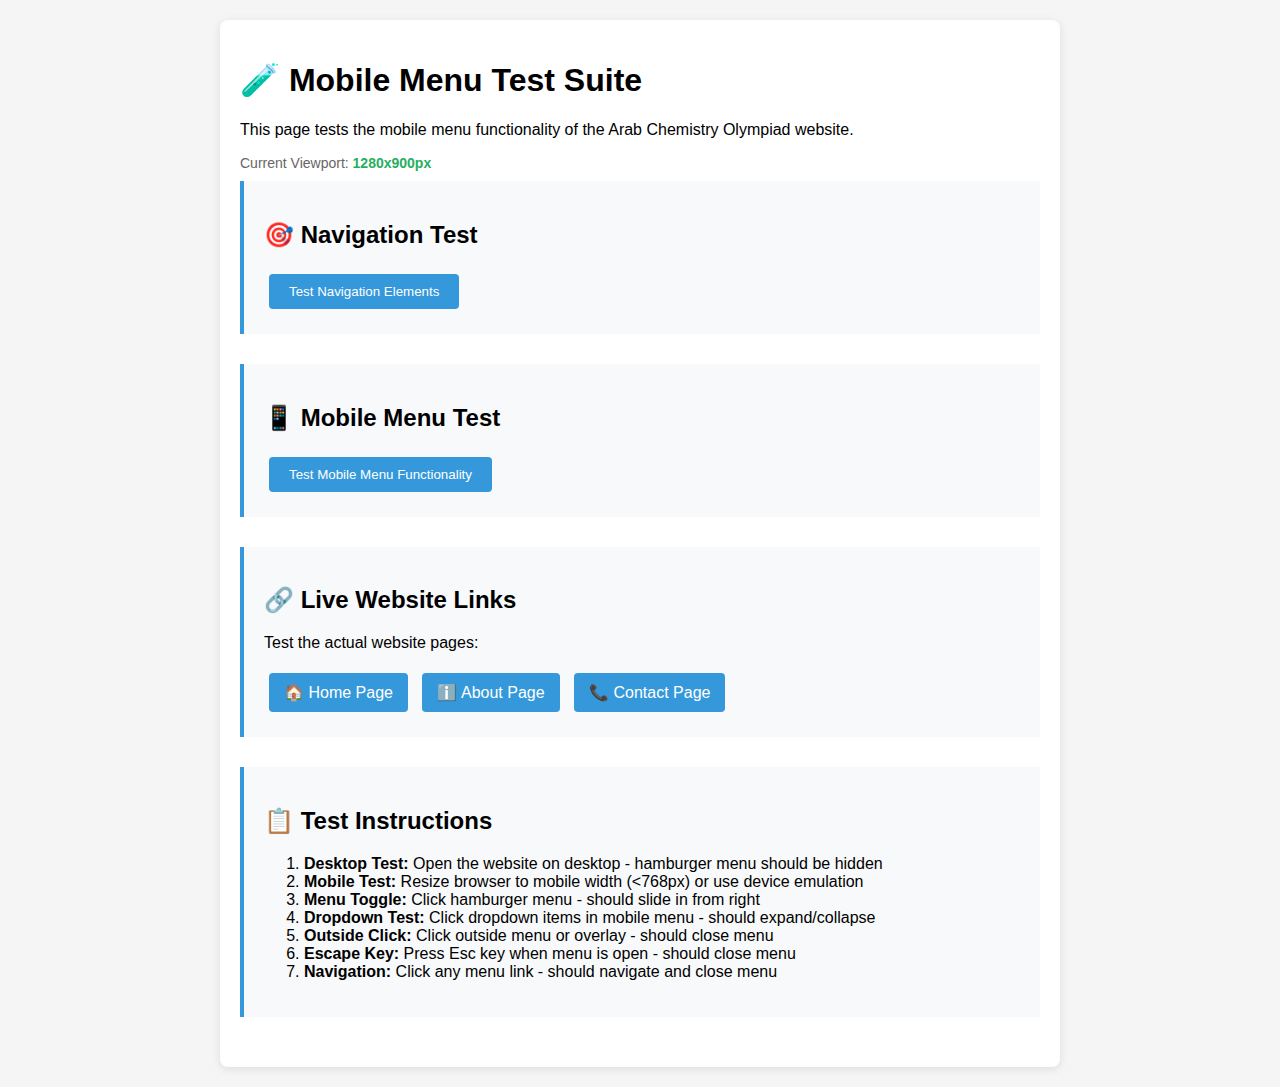
<file: test-mobile.html>
<!DOCTYPE html>
<html lang="en">
<head>
    <meta charset="UTF-8">
    <meta name="viewport" content="width=device-width, initial-scale=1.0">
    <title>Mobile Menu Test</title>
    <style>
        body {
            font-family: Arial, sans-serif;
            margin: 0;
            padding: 20px;
            background: #f5f5f5;
        }
        .test-container {
            max-width: 800px;
            margin: 0 auto;
            background: white;
            padding: 20px;
            border-radius: 8px;
            box-shadow: 0 2px 10px rgba(0,0,0,0.1);
        }
        .test-section {
            margin-bottom: 30px;
            padding: 20px;
            border-left: 4px solid #3498db;
            background: #f8f9fa;
        }
        .status {
            padding: 10px;
            border-radius: 4px;
            margin: 10px 0;
        }
        .success { background: #d4edda; color: #155724; border: 1px solid #c3e6cb; }
        .error { background: #f8d7da; color: #721c24; border: 1px solid #f5c6cb; }
        .info { background: #d1ecf1; color: #0c5460; border: 1px solid #bee5eb; }
        button {
            background: #3498db;
            color: white;
            border: none;
            padding: 10px 20px;
            border-radius: 4px;
            cursor: pointer;
            margin: 5px;
        }
        button:hover { background: #2980b9; }
        .viewport-info {
            font-size: 14px;
            color: #666;
            margin: 10px 0;
        }
    </style>
</head>
<body>
    <div class="test-container">
        <h1>🧪 Mobile Menu Test Suite</h1>
        <p>This page tests the mobile menu functionality of the Arab Chemistry Olympiad website.</p>

        <div class="viewport-info">
            Current Viewport: <span id="viewport-size"></span>
        </div>

        <div class="test-section">
            <h2>🎯 Navigation Test</h2>
            <button onclick="testNavigation()">Test Navigation Elements</button>
            <div id="nav-results"></div>
        </div>

        <div class="test-section">
            <h2>📱 Mobile Menu Test</h2>
            <button onclick="testMobileMenu()">Test Mobile Menu Functionality</button>
            <div id="mobile-results"></div>
        </div>

        <div class="test-section">
            <h2>🔗 Live Website Links</h2>
            <p>Test the actual website pages:</p>
            <a href="index.html" target="_blank" style="display: inline-block; background: #3498db; color: white; padding: 10px 15px; text-decoration: none; border-radius: 4px; margin: 5px;">🏠 Home Page</a>
            <a href="about.html" target="_blank" style="display: inline-block; background: #3498db; color: white; padding: 10px 15px; text-decoration: none; border-radius: 4px; margin: 5px;">ℹ️ About Page</a>
            <a href="contact.html" target="_blank" style="display: inline-block; background: #3498db; color: white; padding: 10px 15px; text-decoration: none; border-radius: 4px; margin: 5px;">📞 Contact Page</a>
        </div>

        <div class="test-section">
            <h2>📋 Test Instructions</h2>
            <ol>
                <li><strong>Desktop Test:</strong> Open the website on desktop - hamburger menu should be hidden</li>
                <li><strong>Mobile Test:</strong> Resize browser to mobile width (&lt;768px) or use device emulation</li>
                <li><strong>Menu Toggle:</strong> Click hamburger menu - should slide in from right</li>
                <li><strong>Dropdown Test:</strong> Click dropdown items in mobile menu - should expand/collapse</li>
                <li><strong>Outside Click:</strong> Click outside menu or overlay - should close menu</li>
                <li><strong>Escape Key:</strong> Press Esc key when menu is open - should close menu</li>
                <li><strong>Navigation:</strong> Click any menu link - should navigate and close menu</li>
            </ol>
        </div>
    </div>

    <script>
        // Update viewport size
        function updateViewportSize() {
            const width = window.innerWidth;
            const height = window.innerHeight;
            document.getElementById('viewport-size').textContent = `${width}x${height}px`;
            
            const isMobile = width <= 768;
            document.getElementById('viewport-size').style.color = isMobile ? '#e74c3c' : '#27ae60';
            document.getElementById('viewport-size').style.fontWeight = 'bold';
        }

        // Test navigation elements
        function testNavigation() {
            const results = document.getElementById('nav-results');
            let html = '<h3>Navigation Test Results:</h3>';
            
            try {
                // Check if we can access the main site elements (cross-origin might block this)
                html += '<div class="info">Note: Due to cross-origin restrictions, we can only test basic navigation structure.</div>';
                html += '<div class="success">✅ Test page loaded successfully</div>';
                html += '<div class="success">✅ JavaScript is working</div>';
                html += '<div class="success">✅ CSS is loading properly</div>';
                
                const isMobile = window.innerWidth <= 768;
                html += `<div class="${isMobile ? 'success' : 'info'}">📱 Mobile mode: ${isMobile ? 'ACTIVE' : 'INACTIVE'} (${window.innerWidth}px)</div>`;
                
            } catch (error) {
                html += `<div class="error">❌ Error: ${error.message}</div>`;
            }
            
            results.innerHTML = html;
        }

        // Test mobile menu functionality
        function testMobileMenu() {
            const results = document.getElementById('mobile-results');
            let html = '<h3>Mobile Menu Test Results:</h3>';
            
            const isMobile = window.innerWidth <= 768;
            
            if (!isMobile) {
                html += '<div class="info">🖥️ Desktop mode detected. Resize window to &lt;768px width to test mobile menu.</div>';
            } else {
                html += '<div class="success">📱 Mobile mode active - hamburger menu should be visible</div>';
            }
            
            html += '<div class="info">💡 Open the actual website pages using the links above to test the full mobile menu functionality.</div>';
            
            // Test CSS support
            const supportsBackdropFilter = CSS.supports('backdrop-filter', 'blur(10px)');
            html += `<div class="${supportsBackdropFilter ? 'success' : 'info'}">🎨 Backdrop filter support: ${supportsBackdropFilter ? 'YES' : 'NO'}</div>`;
            
            const supportsFlexbox = CSS.supports('display', 'flex');
            html += `<div class="${supportsFlexbox ? 'success' : 'error'}">📐 Flexbox support: ${supportsFlexbox ? 'YES' : 'NO'}</div>`;
            
            results.innerHTML = html;
        }

        // Update viewport on resize
        window.addEventListener('resize', updateViewportSize);
        updateViewportSize();

        // Auto-run tests on load
        setTimeout(() => {
            testNavigation();
            testMobileMenu();
        }, 1000);
    </script>
</body>
</html>
</file>
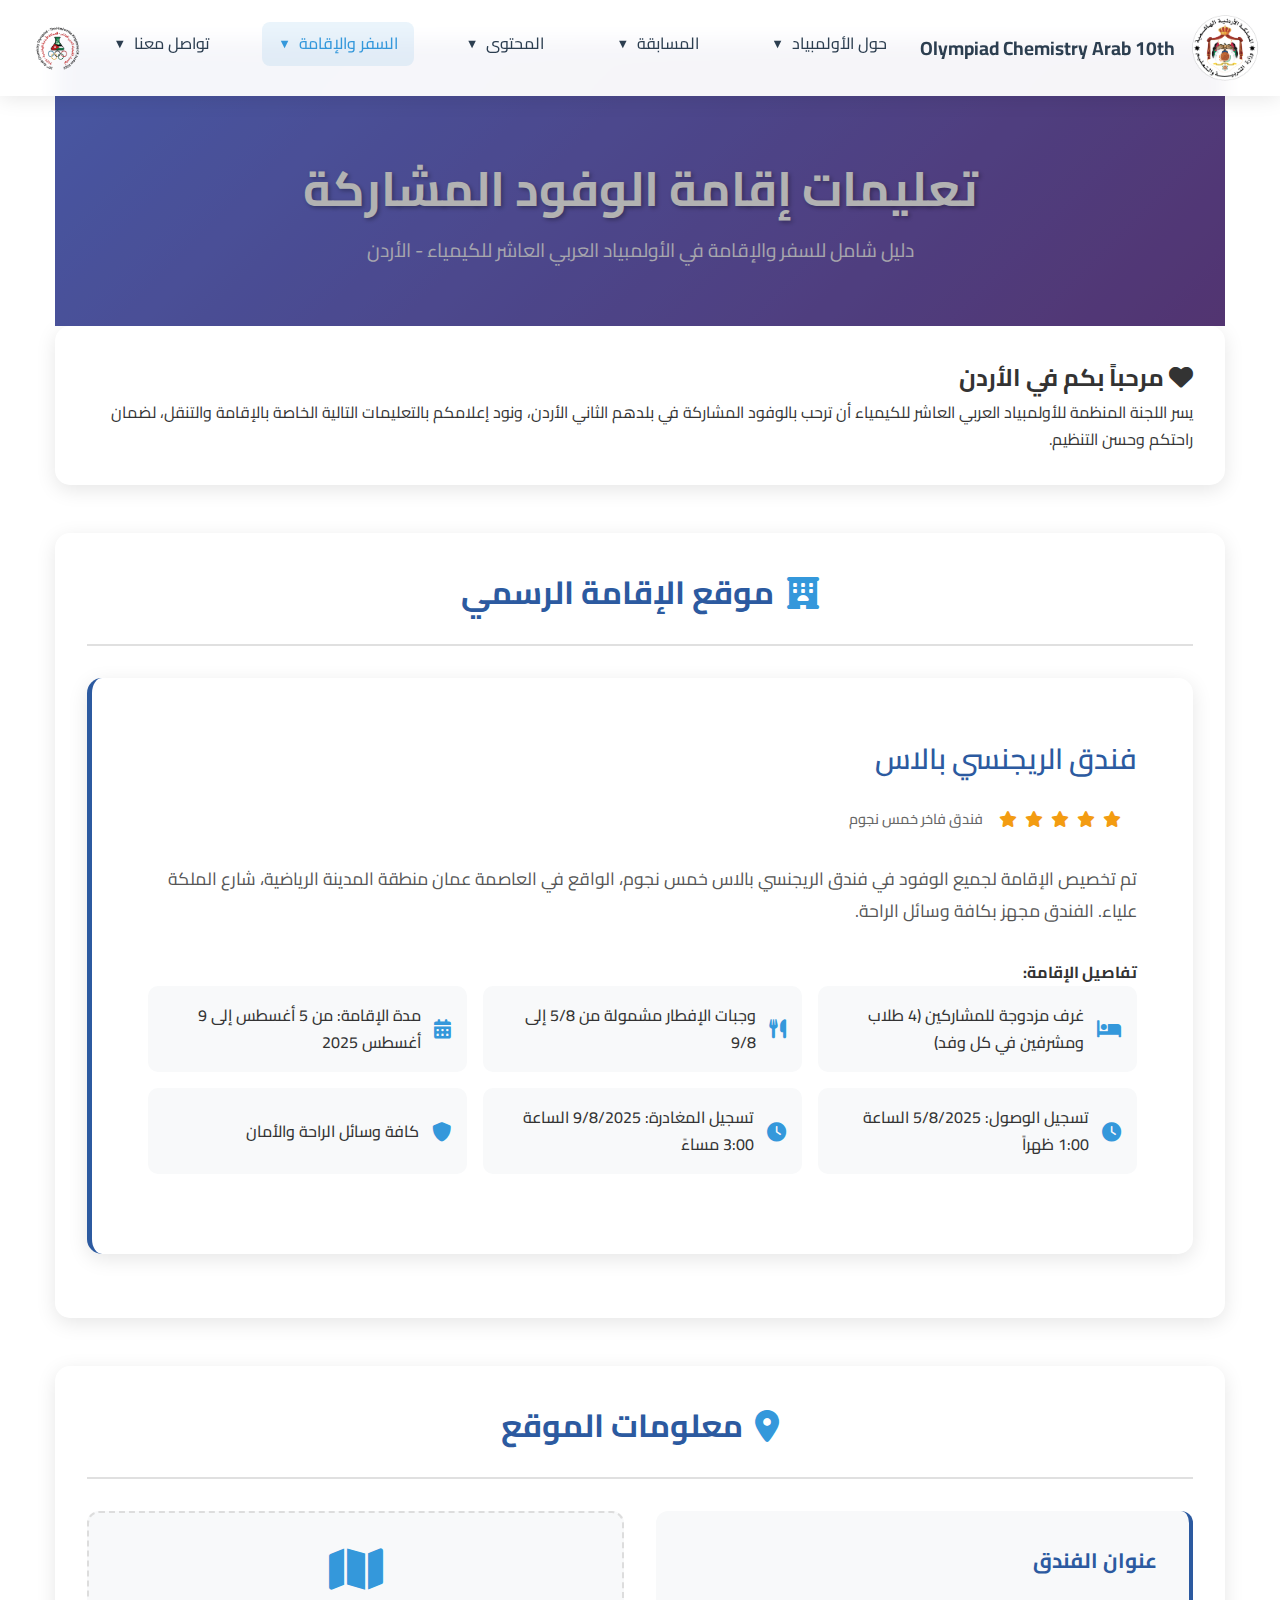
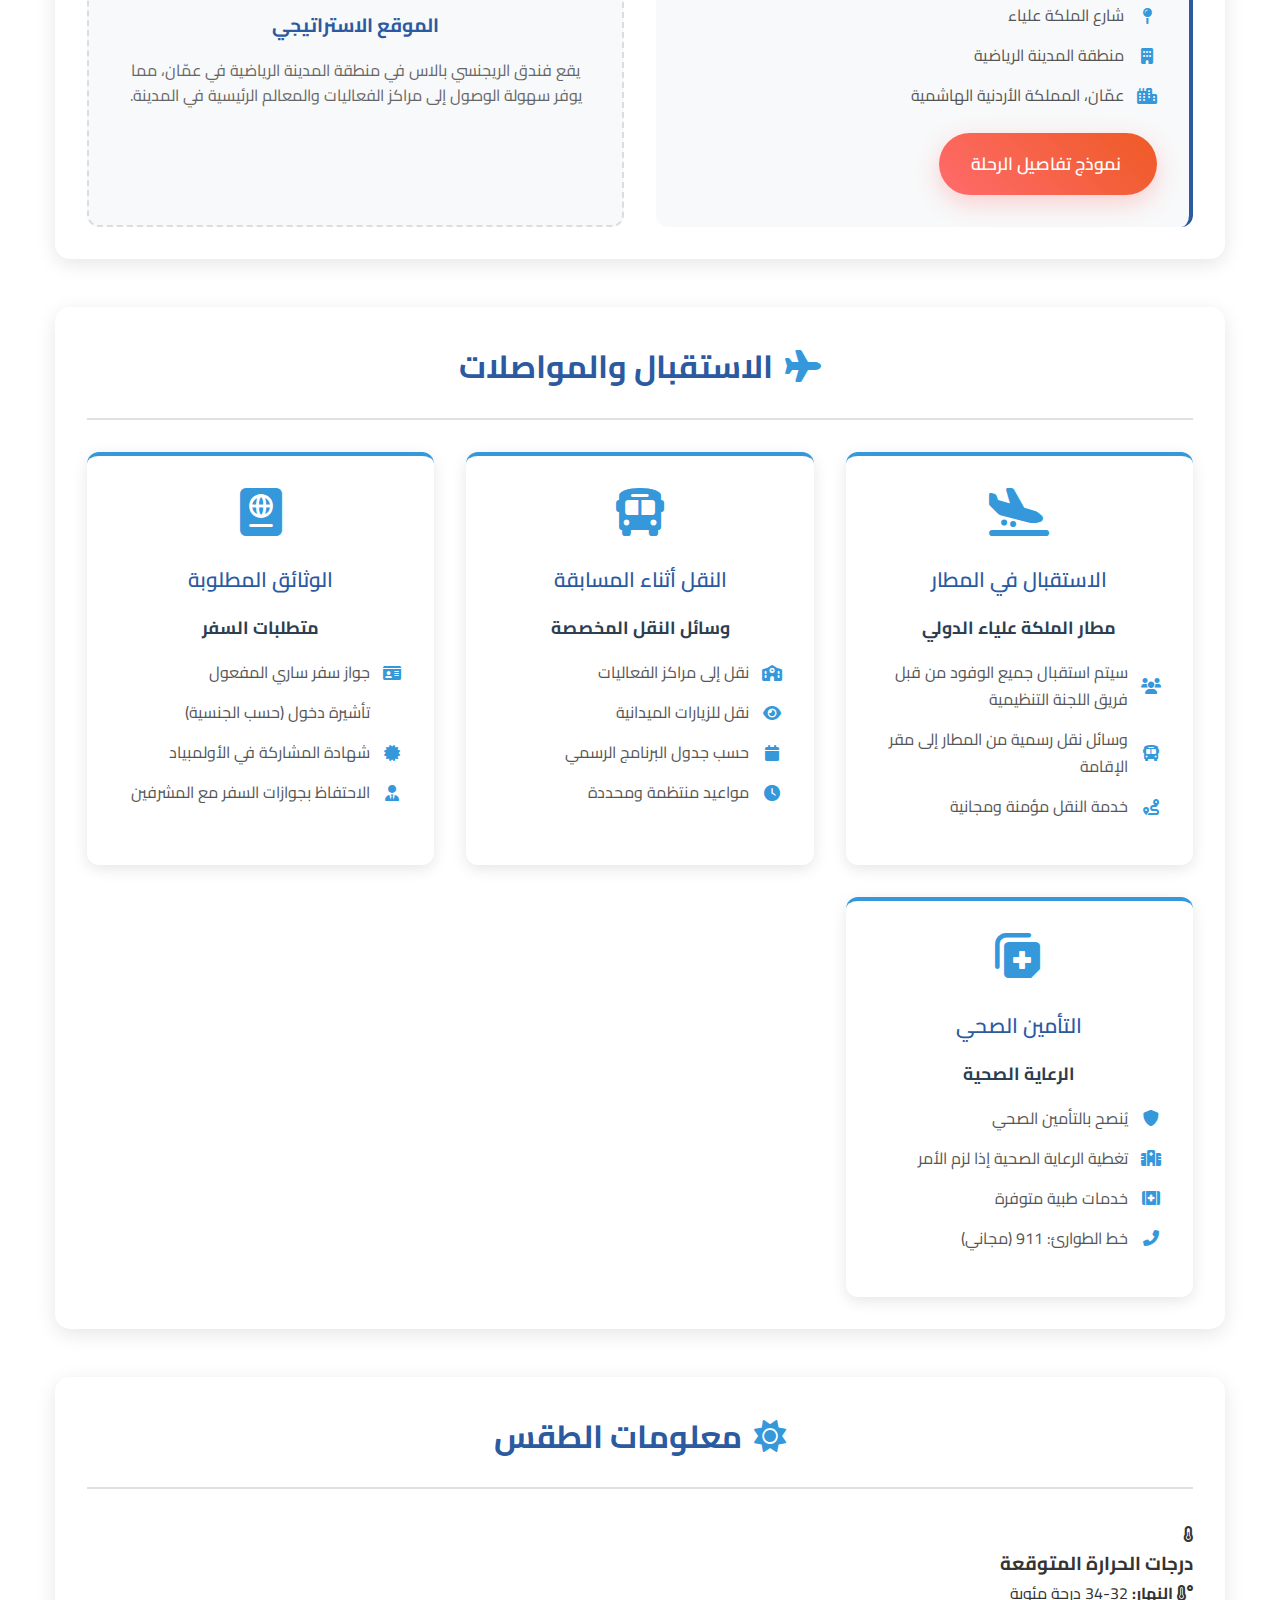
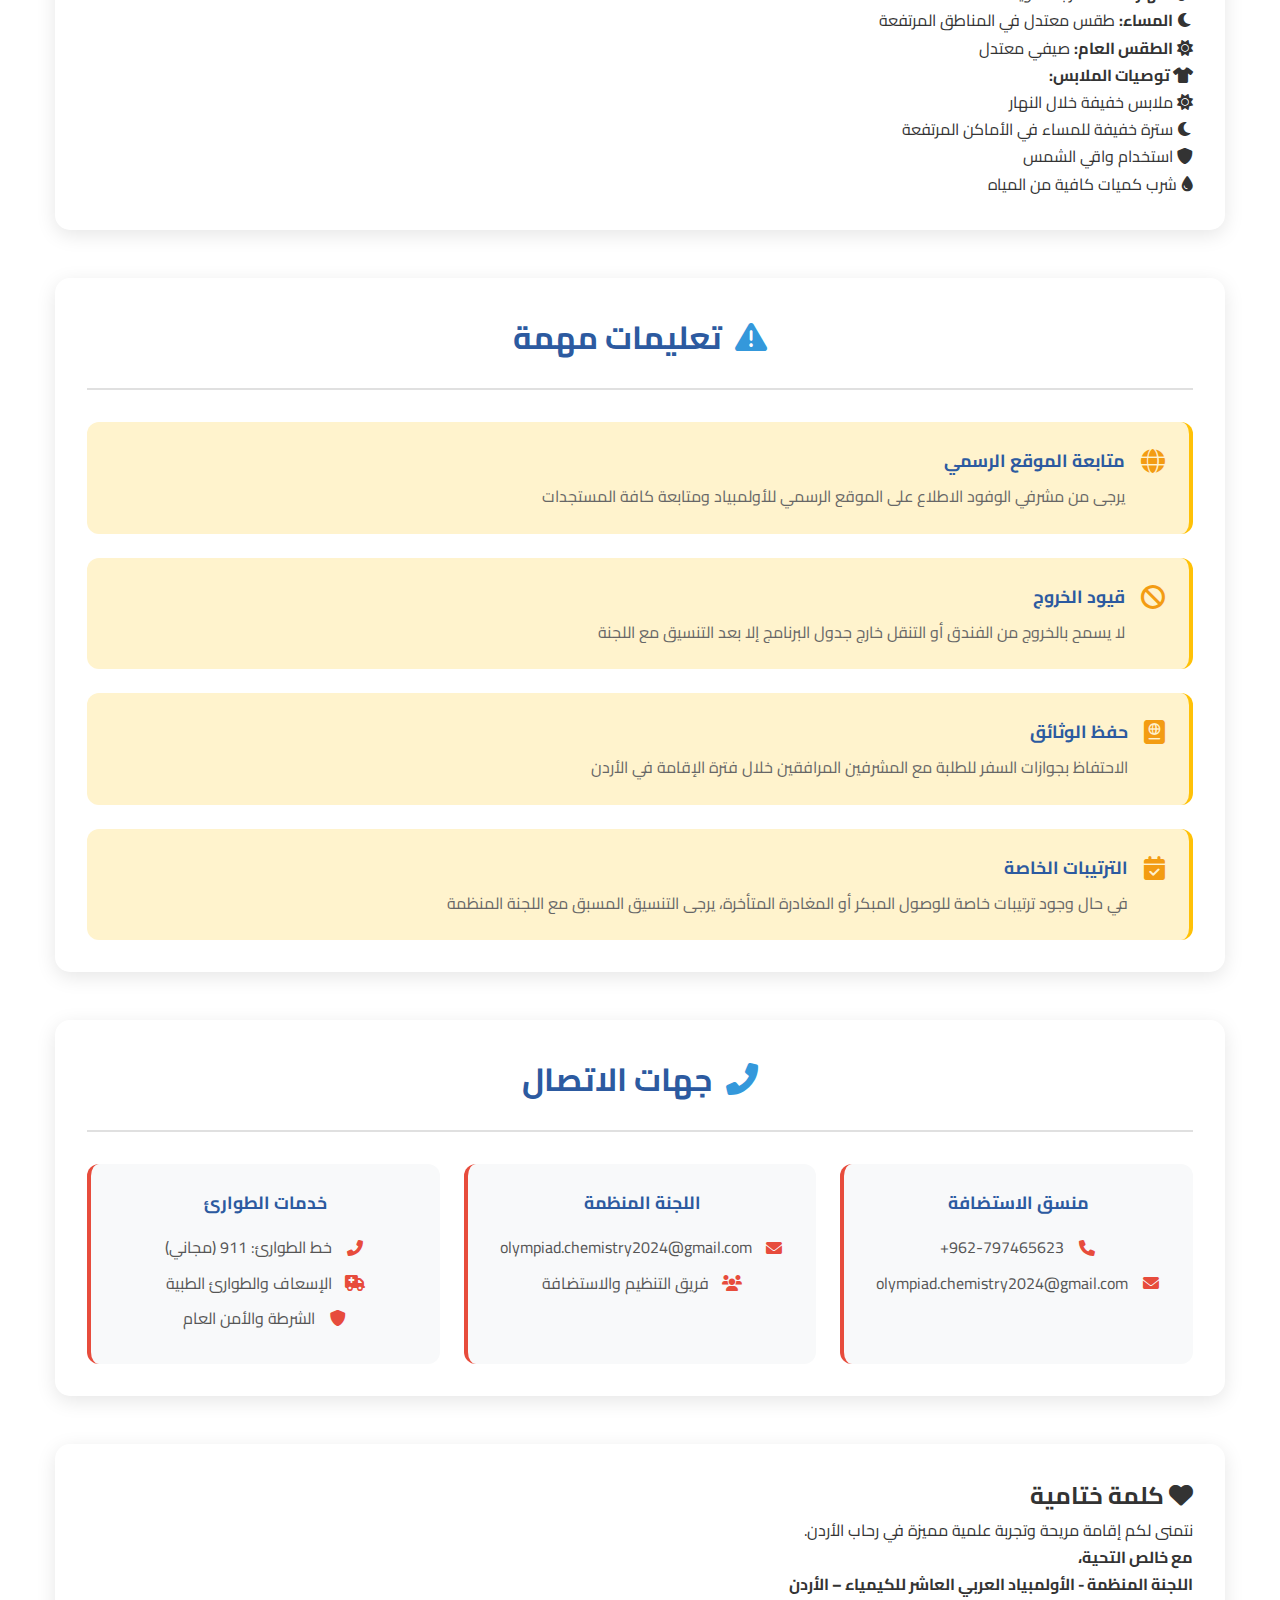
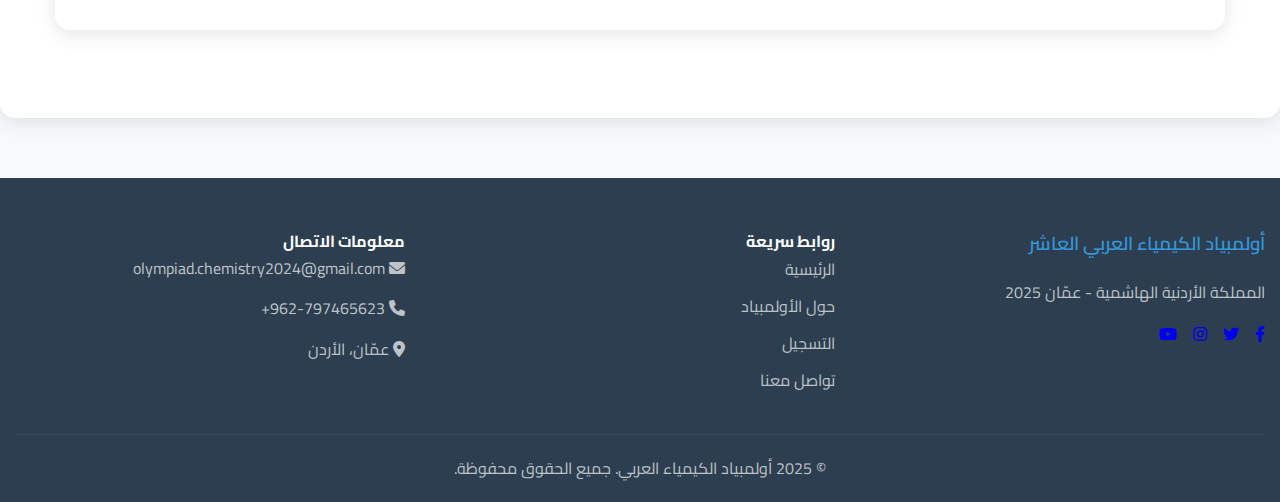
<file: travel.html>
<!DOCTYPE html>
<html lang="ar" dir="rtl">
  <head>
    <meta charset="UTF-8" />
    <meta name="viewport" content="width=device-width, initial-scale=1.0" />
    <title>تفاصيل السفر - أولمبياد الكيمياء العربي</title>
    <link rel="stylesheet" href="styles.css" />
    <link
      href="https://fonts.googleapis.com/css2?family=Amiri:wght@400;700&family=Cairo:wght@300;400;600;700&display=swap"
      rel="stylesheet"
    />
    <link
      rel="stylesheet"
      href="https://cdnjs.cloudflare.com/ajax/libs/font-awesome/6.0.0/css/all.min.css"
    />
  </head>
  <body>
    <!-- Header Navigation -->
    <header class="header">
      <nav class="navbar">
        <div class="nav-container">
          <div class="nav-left">
            <div class="nav-logo">
              <a href="index.html">
                <img
                  src="Ministry of Education Logo-01.png"
                  alt="Ministry of Education Logo"
                  class="logo"
                />
                <span>Olympiad Chemistry Arab 10th</span>
              </a>
            </div>
          </div>
          <ul class="nav-menu">
            <li class="dropdown">
              <a href="#" class="dropdown-toggle">حول الأولمبياد</a>
              <div class="dropdown-content">
                <a href="about.html">حول الأولمبياد</a>
                <a href="organizer.html">المنظمون</a>
                <a href="schedule.html">البرنامج</a>
                <a href="participants.html">المشاركون</a>
              </div>
            </li>
            <li class="dropdown">
              <a href="#" class="dropdown-toggle">المسابقة</a>
              <div class="dropdown-content">
                <a href="registration.html">التسجيل</a>
                <a href="gallery.html">صور</a>
                <a href="results.html">النتائج والتصنيفات</a>
              </div>
            </li>
            <li class="dropdown">
              <a href="#" class="dropdown-toggle">المحتوى </a>
              <div class="dropdown-content">
                <a href="subject.html">المحتوى العلمي</a>
                <a href="news.html">الأخبار</a>
              </div>
            </li>
            <li class="dropdown active">
              <a href="#" class="dropdown-toggle">السفر والإقامة</a>
              <div class="dropdown-content">
                <a href="travel.html" class="active">تفاصيل السفر</a>
                <a href="accommodation.html">أماكن الإقامة</a>
              </div>
            </li>
            <li class="dropdown">
              <a href="#" class="dropdown-toggle">تواصل معنا</a>
              <div class="dropdown-content">
                <a href="contact.html">تواصل معنا</a>
              </div>
            </li>
          </ul>
          <div class="hamburger">
            <span></span>
            <span></span>
            <span></span>
          </div>
          <div class="nav-ministry-logo">
            <img
              src="logo.png"
              alt="Ministry of Education Logo"
              class="ministry-logo"
            />
          </div>
        </div>
      </nav>
    </header>

    <!-- Main Content -->
    <main class="main-content">
      <div class="container">
        <!-- Page Header -->
        <div class="page-header">
          <h1>تعليمات إقامة الوفود المشاركة</h1>
          <p>
            دليل شامل للسفر والإقامة في الأولمبياد العربي العاشر للكيمياء -
            الأردن
          </p>
        </div>

        <!-- Welcome Message -->
        <section class="content-section">
          <div class="welcome-message">
            <h2><i class="fas fa-heart"></i> مرحباً بكم في الأردن</h2>
            <p>
              يسر اللجنة المنظمة للأولمبياد العربي العاشر للكيمياء أن ترحب
              بالوفود المشاركة في بلدهم الثاني الأردن، ونود إعلامكم بالتعليمات
              التالية الخاصة بالإقامة والتنقل، لضمان راحتكم وحسن التنظيم.
            </p>
          </div>
        </section>

        <!-- Hotel Information Section -->
        <section class="content-section">
          <div class="section-header">
            <h2><i class="fas fa-hotel"></i> موقع الإقامة الرسمي</h2>
          </div>

          <div class="hotel-card">
            <div class="hotel-info">
              <h3>فندق الريجنسي بالاس</h3>
              <div class="hotel-rating">
                <i class="fas fa-star"></i>
                <i class="fas fa-star"></i>
                <i class="fas fa-star"></i>
                <i class="fas fa-star"></i>
                <i class="fas fa-star"></i>
                <span>فندق فاخر خمس نجوم</span>
              </div>

              <div class="hotel-description">
                <p>
                  تم تخصيص الإقامة لجميع الوفود في فندق الريجنسي بالاس خمس نجوم،
                  الواقع في العاصمة عمان منطقة المدينة الرياضية، شارع الملكة
                  علياء. الفندق مجهز بكافة وسائل الراحة.
                </p>
              </div>

              <div class="accommodation-details">
                <h4>تفاصيل الإقامة:</h4>
                <div class="features-grid">
                  <div class="feature-item">
                    <i class="fas fa-bed"></i>
                    <span>غرف مزدوجة للمشاركين (4 طلاب ومشرفين في كل وفد)</span>
                  </div>
                  <div class="feature-item">
                    <i class="fas fa-utensils"></i>
                    <span>وجبات الإفطار مشمولة من 5/8 إلى 9/8</span>
                  </div>
                  <div class="feature-item">
                    <i class="fas fa-calendar-alt"></i>
                    <span>مدة الإقامة: من 5 أغسطس إلى 9 أغسطس 2025</span>
                  </div>
                  <div class="feature-item">
                    <i class="fas fa-clock"></i>
                    <span>تسجيل الوصول: 5/8/2025 الساعة 1:00 ظهراً</span>
                  </div>
                  <div class="feature-item">
                    <i class="fas fa-clock"></i>
                    <span>تسجيل المغادرة: 9/8/2025 الساعة 3:00 مساءً</span>
                  </div>
                  <div class="feature-item">
                    <i class="fas fa-shield-alt"></i>
                    <span>كافة وسائل الراحة والأمان</span>
                  </div>
                </div>
              </div>
            </div>
          </div>
        </section>

        <!-- Location Information Section -->
        <section class="content-section">
          <div class="section-header">
            <h2><i class="fas fa-map-marker-alt"></i> معلومات الموقع</h2>
          </div>

          <div class="location-info">
            <div class="address-card">
              <h3>عنوان الفندق</h3>
              <div class="address-details">
                <p><i class="fas fa-map-pin"></i> شارع الملكة علياء</p>
                <p><i class="fas fa-building"></i> منطقة المدينة الرياضية</p>
                <p>
                  <i class="fas fa-city"></i> عمّان، المملكة الأردنية الهاشمية
                </p>
              </div>

              <div class="directions-btn">
                <a
                  href="https://forms.gle/mfJ6hRJek1vdSxo98"
                  target="_blank"
                  class="btn btn-primary"
                >
                  <i class="fas fa-form"></i>
                  نموذج تفاصيل الرحلة
                </a>
              </div>
            </div>

            <div class="map-placeholder">
              <div class="map-info">
                <i class="fas fa-map"></i>
                <h4>الموقع الاستراتيجي</h4>
                <p>
                  يقع فندق الريجنسي بالاس في منطقة المدينة الرياضية في عمّان،
                  مما يوفر سهولة الوصول إلى مراكز الفعاليات والمعالم الرئيسية في
                  المدينة.
                </p>
              </div>
            </div>
          </div>
        </section>

        <!-- Transportation Section -->
        <section class="content-section">
          <div class="section-header">
            <h2><i class="fas fa-plane"></i> الاستقبال والمواصلات</h2>
          </div>

          <div class="travel-info-grid">
            <div class="travel-card">
              <div class="travel-icon">
                <i class="fas fa-plane-arrival"></i>
              </div>
              <h3>الاستقبال في المطار</h3>
              <div class="travel-details">
                <h4>مطار الملكة علياء الدولي</h4>
                <p>
                  <i class="fas fa-users"></i> سيتم استقبال جميع الوفود من قبل
                  فريق اللجنة التنظيمية
                </p>
                <p>
                  <i class="fas fa-bus"></i> وسائل نقل رسمية من المطار إلى مقر
                  الإقامة
                </p>
                <p><i class="fas fa-route"></i> خدمة النقل مؤمنة ومجانية</p>
              </div>
            </div>

            <div class="travel-card">
              <div class="travel-icon">
                <i class="fas fa-bus"></i>
              </div>
              <h3>النقل أثناء المسابقة</h3>
              <div class="travel-details">
                <h4>وسائل النقل المخصصة</h4>
                <p><i class="fas fa-school"></i> نقل إلى مراكز الفعاليات</p>
                <p><i class="fas fa-eye"></i> نقل للزيارات الميدانية</p>
                <p><i class="fas fa-calendar"></i> حسب جدول البرنامج الرسمي</p>
                <p><i class="fas fa-clock"></i> مواعيد منتظمة ومحددة</p>
              </div>
            </div>

            <div class="travel-card">
              <div class="travel-icon">
                <i class="fas fa-passport"></i>
              </div>
              <h3>الوثائق المطلوبة</h3>
              <div class="travel-details">
                <h4>متطلبات السفر</h4>
                <p><i class="fas fa-id-card"></i> جواز سفر ساري المفعول</p>
                <p><i class="fas fa-visa"></i> تأشيرة دخول (حسب الجنسية)</p>
                <p>
                  <i class="fas fa-certificate"></i> شهادة المشاركة في
                  الأولمبياد
                </p>
                <p>
                  <i class="fas fa-user-tie"></i> الاحتفاظ بجوازات السفر مع
                  المشرفين
                </p>
              </div>
            </div>

            <div class="travel-card">
              <div class="travel-icon">
                <i class="fas fa-notes-medical"></i>
              </div>
              <h3>التأمين الصحي</h3>
              <div class="travel-details">
                <h4>الرعاية الصحية</h4>
                <p><i class="fas fa-shield-alt"></i> يُنصح بالتأمين الصحي</p>
                <p>
                  <i class="fas fa-hospital"></i> تغطية الرعاية الصحية إذا لزم
                  الأمر
                </p>
                <p><i class="fas fa-first-aid"></i> خدمات طبية متوفرة</p>
                <p><i class="fas fa-phone-alt"></i> خط الطوارئ: 911 (مجاني)</p>
              </div>
            </div>
          </div>
        </section>

        <!-- Weather Information Section -->
        <section class="content-section">
          <div class="section-header">
            <h2><i class="fas fa-sun"></i> معلومات الطقس</h2>
          </div>

          <div class="weather-info">
            <div class="weather-card">
              <div class="weather-icon">
                <i class="fas fa-thermometer-half"></i>
              </div>
              <h3>درجات الحرارة المتوقعة</h3>
              <div class="weather-details">
                <p>
                  <i class="fas fa-temperature-high"></i>
                  <strong>النهار:</strong> 32-34 درجة مئوية
                </p>
                <p>
                  <i class="fas fa-moon"></i> <strong>المساء:</strong> طقس معتدل
                  في المناطق المرتفعة
                </p>
                <p>
                  <i class="fas fa-sun"></i> <strong>الطقس العام:</strong> صيفي
                  معتدل
                </p>
              </div>
            </div>

            <div class="weather-recommendations">
              <h4><i class="fas fa-tshirt"></i> توصيات الملابس:</h4>
              <div class="recommendations-grid">
                <div class="recommendation-item">
                  <i class="fas fa-sun"></i>
                  <span>ملابس خفيفة خلال النهار</span>
                </div>
                <div class="recommendation-item">
                  <i class="fas fa-moon"></i>
                  <span>سترة خفيفة للمساء في الأماكن المرتفعة</span>
                </div>
                <div class="recommendation-item">
                  <i class="fas fa-shield-alt"></i>
                  <span>استخدام واقي الشمس</span>
                </div>
                <div class="recommendation-item">
                  <i class="fas fa-tint"></i>
                  <span>شرب كميات كافية من المياه</span>
                </div>
              </div>
            </div>
          </div>
        </section>

        <!-- Important Instructions Section -->
        <section class="content-section">
          <div class="section-header">
            <h2><i class="fas fa-exclamation-triangle"></i> تعليمات مهمة</h2>
          </div>

          <div class="important-notes">
            <div class="note-item">
              <i class="fas fa-globe"></i>
              <div class="note-content">
                <h4>متابعة الموقع الرسمي</h4>
                <p>
                  يرجى من مشرفي الوفود الاطلاع على الموقع الرسمي للأولمبياد
                  ومتابعة كافة المستجدات
                </p>
              </div>
            </div>

            <div class="note-item">
              <i class="fas fa-ban"></i>
              <div class="note-content">
                <h4>قيود الخروج</h4>
                <p>
                  لا يسمح بالخروج من الفندق أو التنقل خارج جدول البرنامج إلا بعد
                  التنسيق مع اللجنة
                </p>
              </div>
            </div>

            <div class="note-item">
              <i class="fas fa-passport"></i>
              <div class="note-content">
                <h4>حفظ الوثائق</h4>
                <p>
                  الاحتفاظ بجوازات السفر للطلبة مع المشرفين المرافقين خلال فترة
                  الإقامة في الأردن
                </p>
              </div>
            </div>

            <div class="note-item">
              <i class="fas fa-calendar-check"></i>
              <div class="note-content">
                <h4>الترتيبات الخاصة</h4>
                <p>
                  في حال وجود ترتيبات خاصة للوصول المبكر أو المغادرة المتأخرة،
                  يرجى التنسيق المسبق مع اللجنة المنظمة
                </p>
              </div>
            </div>
          </div>
        </section>

        <!-- Emergency Contacts Section -->
        <section class="content-section">
          <div class="section-header">
            <h2><i class="fas fa-phone-alt"></i> جهات الاتصال</h2>
          </div>

          <div class="emergency-contacts">
            <div class="contact-card">
              <h3>منسق الاستضافة</h3>
              <p><i class="fas fa-phone"></i> <span dir="ltr">+962-797465623</span></p>
              <p>
                <i class="fas fa-envelope"></i> olympiad.chemistry2024@gmail.com
              </p>
            </div>

            <div class="contact-card">
              <h3>اللجنة المنظمة</h3>
              <p>
                <i class="fas fa-envelope"></i> olympiad.chemistry2024@gmail.com
              </p>
              <p><i class="fas fa-users"></i> فريق التنظيم والاستضافة</p>
            </div>

            <div class="contact-card">
              <h3>خدمات الطوارئ</h3>
              <p><i class="fas fa-phone-alt"></i> خط الطوارئ: 911 (مجاني)</p>
              <p><i class="fas fa-ambulance"></i> الإسعاف والطوارئ الطبية</p>
              <p><i class="fas fa-shield-alt"></i> الشرطة والأمن العام</p>
            </div>
          </div>
        </section>

        <!-- Final Message -->
        <section class="content-section">
          <div class="final-message">
            <h2><i class="fas fa-heart"></i> كلمة ختامية</h2>
            <p>نتمنى لكم إقامة مريحة وتجربة علمية مميزة في رحاب الأردن.</p>
            <p><strong>مع خالص التحية،</strong></p>
            <p>
              <strong
                >اللجنة المنظمة - الأولمبياد العربي العاشر للكيمياء –
                الأردن</strong
              >
            </p>
          </div>
        </section>
      </div>
    </main>

    <!-- Footer -->
    <footer class="footer">
      <div class="container">
        <div class="footer-content">
          <div class="footer-section">
            <h3>أولمبياد الكيمياء العربي العاشر</h3>
            <p>المملكة الأردنية الهاشمية - عمّان 2025</p>
            <div class="social-links">
              <a href="#"><i class="fab fa-facebook-f"></i></a>
              <a href="#"><i class="fab fa-twitter"></i></a>
              <a href="#"><i class="fab fa-instagram"></i></a>
              <a href="#"><i class="fab fa-youtube"></i></a>
            </div>
          </div>

          <div class="footer-section">
            <h4>روابط سريعة</h4>
            <ul>
              <li><a href="index.html">الرئيسية</a></li>
              <li><a href="about.html">حول الأولمبياد</a></li>
              <li><a href="registration.html">التسجيل</a></li>
              <li><a href="contact.html">تواصل معنا</a></li>
            </ul>
          </div>

          <div class="footer-section">
            <h4>معلومات الاتصال</h4>
            <p>
              <i class="fas fa-envelope"></i> olympiad.chemistry2024@gmail.com
            </p>
            <p><i class="fas fa-phone"></i> <span dir="ltr">+962-797465623</span></p>
            <p><i class="fas fa-map-marker-alt"></i> عمّان، الأردن</p>
          </div>
        </div>

        <div class="footer-bottom">
          <p>&copy; 2025 أولمبياد الكيمياء العربي. جميع الحقوق محفوظة.</p>
        </div>
      </div>
    </footer>

    <script src="script.js"></script>
    <script>
      function openDirections() {
        const address = "Sports City, Queen Alia Street, Amman, Jordan";
        const encodedAddress = encodeURIComponent(address);
        const googleMapsUrl = `https://www.google.com/maps/search/?api=1&query=${encodedAddress}`;
        window.open(googleMapsUrl, "_blank");
      }
    </script>
  </body>
</html>
</file>
<file: subject.css>
.syllabus-container {
    max-width: 1000px;
    margin: 0 auto;
    padding: 100px 20px 50px;
}

.syllabus-header {
    text-align: center;
    margin-bottom: 3rem;
}

.syllabus-title {
    font-size: 2.5rem;
    color: #2c5aa0;
    margin-bottom: 1rem;
    background: linear-gradient(45deg, #2c5aa0, #667eea);
    -webkit-background-clip: text;
    -webkit-text-fill-color: transparent;
    background-clip: text;
}

.syllabus-subtitle {
    font-size: 1.3rem;
    color: #666;
    margin-bottom: 0.5rem;
}

.syllabus-location {
    font-size: 1.1rem;
    color: #888;
    font-weight: 500;
}

.section-card {
    background: linear-gradient(145deg, #ffffff, #f8f9fa);
    border-radius: 20px;
    padding: 2rem;
    margin-bottom: 2rem;
    box-shadow: 0 10px 30px rgba(0, 0, 0, 0.1);
    border-right: 5px solid #2c5aa0;
    transition: all 0.3s ease;
}

.section-card:hover {
    transform: translateY(-5px);
    box-shadow: 0 15px 40px rgba(44, 90, 160, 0.15);
}

.section-title {
    font-size: 1.8rem;
    color: #2c5aa0;
    margin-bottom: 1.5rem;
    display: flex;
    align-items: center;
    gap: 1rem;
}

.section-icon {
    width: 40px;
    height: 40px;
    background: linear-gradient(45deg, #2c5aa0, #667eea);
    border-radius: 50%;
    display: flex;
    align-items: center;
    justify-content: center;
    color: white;
    font-size: 1.2rem;
}

.subsection {
    margin-bottom: 2rem;
}

.subsection-title {
    font-size: 1.3rem;
    color: #1e3d6f;
    margin-bottom: 1rem;
    font-weight: 600;
    border-bottom: 2px solid rgba(44, 90, 160, 0.2);
    padding-bottom: 0.5rem;
}

.topic-list {
    list-style: none;
    padding: 0;
}

.topic-item {
    padding: 0.8rem 0;
    border-bottom: 1px solid rgba(44, 90, 160, 0.1);
    position: relative;
    padding-right: 2rem;
    line-height: 1.6;
}

.topic-item:last-child {
    border-bottom: none;
}

.topic-item::before {
    content: "⚛️";
    position: absolute;
    right: 0;
    color: #2c5aa0;
    font-size: 1.1rem;
}

.organic-topics {
    display: grid;
    grid-template-columns: repeat(auto-fit, minmax(250px, 1fr));
    gap: 1rem;
    margin-top: 1rem;
}

.organic-topic {
    background: rgba(44, 90, 160, 0.05);
    padding: 1rem;
    border-radius: 10px;
    text-align: center;
    border: 1px solid rgba(44, 90, 160, 0.1);
    transition: all 0.3s ease;
}

.organic-topic:hover {
    background: rgba(44, 90, 160, 0.1);
    transform: translateY(-2px);
}

.practical-section {
    background: linear-gradient(145deg, #f0f8ff, #e6f3ff);
    border-right: 5px solid #667eea;
}

.back-button {
    display: inline-flex;
    align-items: center;
    gap: 0.5rem;
    background: linear-gradient(45deg, #2c5aa0, #667eea);
    color: white;
    text-decoration: none;
    padding: 12px 24px;
    border-radius: 25px;
    font-weight: 600;
    transition: all 0.3s ease;
    margin-bottom: 2rem;
    box-shadow: 0 5px 15px rgba(44, 90, 160, 0.3);
}

.back-button:hover {
    transform: translateY(-2px);
    box-shadow: 0 8px 20px rgba(44, 90, 160, 0.4);
    color: white;
    text-decoration: none;
}

.download-section {
    margin-top: 2rem;
    padding: 2rem;
    background: linear-gradient(145deg, #f0f8ff, #e6f3ff);
    border-radius: 15px;
    border: 2px solid rgba(44, 90, 160, 0.2);
    text-align: center;
}

.download-text {
    font-size: 1.1rem;
    color: #2c5aa0;
    margin-bottom: 1.5rem;
    font-weight: 600;
}

.download-btn {
    display: inline-flex;
    align-items: center;
    gap: 0.8rem;
    background: linear-gradient(45deg, #28a745, #20c997, #17a2b8);
    color: white;
    text-decoration: none;
    padding: 15px 30px;
    border-radius: 50px;
    font-size: 1.2rem;
    font-weight: 700;
    transition: all 0.4s ease;
    box-shadow: 0 10px 25px rgba(40, 167, 69, 0.3);
    margin-bottom: 1rem;
    animation: downloadPulse 3s infinite;
}

.download-btn:hover {
    transform: translateY(-3px) scale(1.05);
    box-shadow: 0 15px 35px rgba(40, 167, 69, 0.4);
    color: white;
    text-decoration: none;
}

.download-btn i {
    font-size: 1.3rem;
    animation: bounce 2s infinite;
}

.pdf-source {
    font-size: 0.9rem;
    color: #666;
    font-style: italic;
    margin-top: 0.5rem;
}

@keyframes downloadPulse {
    0%, 100% { 
        box-shadow: 0 10px 25px rgba(40, 167, 69, 0.3);
        transform: scale(1);
    }
    50% { 
        box-shadow: 0 15px 35px rgba(40, 167, 69, 0.5);
        transform: scale(1.02);
    }
}

@keyframes bounce {
    0%, 20%, 50%, 80%, 100% { transform: translateY(0); }
    40% { transform: translateY(-5px); }
    60% { transform: translateY(-3px); }
}

/* Large tablets and small desktops */
@media (max-width: 1024px) {
    .syllabus-container {
        max-width: 900px;
        padding: 90px 20px 40px;
    }
    
    .syllabus-title {
        font-size: 2.2rem;
    }
    
    .section-card {
        padding: 1.8rem;
        margin-bottom: 1.8rem;
    }
    
    .section-title {
        font-size: 1.6rem;
        gap: 0.8rem;
    }
    
    .section-icon {
        width: 35px;
        height: 35px;
        font-size: 1.1rem;
    }
    
    .subsection-title {
        font-size: 1.2rem;
    }
}

/* Tablets */
@media (max-width: 768px) {
    .syllabus-container {
        padding: 80px 15px 30px;
    }
    
    .syllabus-title {
        font-size: 2rem;
        margin-bottom: 0.8rem;
    }
    
    .syllabus-subtitle {
        font-size: 1.2rem;
        margin-bottom: 0.4rem;
    }
    
    .syllabus-location {
        font-size: 1rem;
        margin-bottom: 1.5rem;
    }
    
    .section-card {
        padding: 1.5rem;
        margin-bottom: 1.5rem;
        border-radius: 15px;
    }
    
    .section-title {
        font-size: 1.5rem;
        gap: 0.7rem;
        margin-bottom: 1.2rem;
    }
    
    .section-icon {
        width: 30px;
        height: 30px;
        font-size: 1rem;
    }
    
    .subsection-title {
        font-size: 1.1rem;
        margin-bottom: 0.8rem;
    }
    
    .topic-item {
        padding: 0.6rem 0;
        padding-right: 1.5rem;
        font-size: 0.95rem;
    }
    
    .organic-topics {
        grid-template-columns: 1fr;
        gap: 1rem;
    }
    
    .organic-topic {
        padding: 1rem;
        font-size: 0.9rem;
    }
    
    .back-button {
        padding: 0.8rem 1.5rem;
        font-size: 0.95rem;
    }
    
    .download-section {
        padding: 1.5rem;
        margin: 2rem 0;
    }
    
    .download-text {
        font-size: 1rem;
        margin-bottom: 1rem;
    }
    
    .download-btn {
        padding: 0.8rem 1.5rem;
        font-size: 0.95rem;
    }
}

/* Mobile Phones */
@media (max-width: 480px) {
    .syllabus-container {
        padding: 70px 12px 25px;
    }
    
    .syllabus-title {
        font-size: 1.6rem;
        line-height: 1.3;
        margin-bottom: 0.6rem;
    }
    
    .syllabus-subtitle {
        font-size: 1.1rem;
        margin-bottom: 0.3rem;
    }
    
    .syllabus-location {
        font-size: 0.95rem;
        margin-bottom: 1.2rem;
    }
    
    .section-card {
        padding: 1.2rem;
        margin-bottom: 1.2rem;
        border-radius: 12px;
    }
    
    .section-title {
        font-size: 1.3rem;
        gap: 0.6rem;
        margin-bottom: 1rem;
        flex-direction: column;
        align-items: flex-start;
        text-align: center;
    }
    
    .section-icon {
        width: 35px;
        height: 35px;
        font-size: 1.1rem;
        margin-bottom: 0.5rem;
    }
    
    .subsection {
        margin-bottom: 1.5rem;
    }
    
    .subsection-title {
        font-size: 1.1rem;
        margin-bottom: 0.7rem;
        text-align: center;
    }
    
    .topic-item {
        padding: 0.5rem 0;
        padding-right: 1.2rem;
        font-size: 0.9rem;
        line-height: 1.5;
    }
    
    .organic-topic {
        padding: 0.8rem;
        font-size: 0.85rem;
        text-align: center;
    }
    
    .practical-section {
        text-align: center;
    }
    
    .back-button {
        padding: 0.8rem 1.2rem;
        font-size: 0.9rem;
        width: 100%;
        text-align: center;
    }
    
    .download-section {
        padding: 1.2rem;
        margin: 1.5rem 0;
        text-align: center;
    }
    
    .download-text {
        font-size: 0.95rem;
        margin-bottom: 1rem;
        line-height: 1.4;
    }
    
    .download-btn {
        padding: 1rem 1.5rem;
        font-size: 0.9rem;
        width: 100%;
    }
    
    .pdf-source {
        font-size: 0.8rem;
        margin-top: 0.8rem;
    }
}

/* Small Mobile Phones */
@media (max-width: 360px) {
    .syllabus-container {
        padding: 65px 10px 20px;
    }
    
    .syllabus-title {
        font-size: 1.4rem;
    }
    
    .section-card {
        padding: 1rem;
    }
    
    .section-title {
        font-size: 1.2rem;
    }
    
    .subsection-title {
        font-size: 1rem;
    }
    
    .topic-item {
        font-size: 0.85rem;
        padding-right: 1rem;
    }
}
</file>
<file: styles.css>
/* ============================================
   ARAB CHEMISTRY OLYMPIAD - FIXED RESPONSIVE CSS
   ============================================ */

/* Reset and Base Styles */
* {
    margin: 0;
    padding: 0;
    box-sizing: border-box;
}

html {
    font-size: 16px;
    scroll-behavior: smooth;
    overflow-x: hidden;
    width: 100%;
}

body {
    font-family: 'Cairo', 'Segoe UI', Tahoma, Geneva, Verdana, sans-serif;
    line-height: 1.7;
    color: #333;
    overflow-x: hidden;
    min-height: 100vh;
    background: #f8f9fa;
    width: 100%;
    max-width: 100vw;
    position: relative;
    /* Better text rendering */
    -webkit-font-smoothing: antialiased;
    -moz-osx-font-smoothing: grayscale;
    /* Improve touch scrolling on iOS */
    -webkit-overflow-scrolling: touch;
    /* Better Arabic text rendering */
    text-rendering: optimizeLegibility;
    font-feature-settings: "liga", "kern";
    word-wrap: break-word;
    overflow-wrap: break-word;
    /* RTL text support */
    direction: rtl;
    text-align: right;
}

/* Prevent zoom on form focus for mobile */
input[type="text"],
input[type="email"],
input[type="password"],
input[type="tel"],
input[type="url"],
textarea,
select {
    font-size: 16px;
}

/* Responsive images by default */
img {
    max-width: 100%;
    height: auto;
    display: block;
}

/* Better focus states for accessibility */
a:focus,
button:focus,
input:focus,
textarea:focus,
select:focus {
    outline: 2px solid #3498db;
    outline-offset: 2px;
}

/* Container and Layout */
.container {
    max-width: 1400px;
    margin: 0 auto;
    padding: 0 15px;
    width: 100%;
    box-sizing: border-box;
}

/* Better list styling for Arabic content */
ul, ol {
    word-wrap: break-word;
    overflow-wrap: break-word;
    margin-right: 0;
    padding-right: 0;
}

li {
    word-wrap: break-word;
    overflow-wrap: break-word;
    line-height: 1.7;
    margin-bottom: 0.5rem;
}

/* Better text rendering for all elements */
h1, h2, h3, h4, h5, h6, p, span, div, li {
    word-wrap: break-word !important;
    overflow-wrap: break-word !important;
    max-width: 100% !important;
    box-sizing: border-box !important;
}

/* Responsive grid utilities */
.grid {
    display: grid;
    gap: 1rem;
}

.grid-2 {
    grid-template-columns: repeat(auto-fit, minmax(250px, 1fr));
}

.grid-3 {
    grid-template-columns: repeat(auto-fit, minmax(200px, 1fr));
}

.grid-4 {
    grid-template-columns: repeat(auto-fit, minmax(150px, 1fr));
}

/* Flex utilities */
.flex {
    display: flex;
}

.flex-wrap {
    flex-wrap: wrap;
}

.flex-column {
    flex-direction: column;
}

.justify-center {
    justify-content: center;
}

.align-center {
    align-items: center;
}

.gap-1 { gap: 0.5rem; }
.gap-2 { gap: 1rem; }
.gap-3 { gap: 1.5rem; }
.gap-4 { gap: 2rem; }

/* ============================================
   HEADER AND NAVIGATION
   ============================================ */

.header {
    background: rgba(255, 255, 255, 0.95);
    backdrop-filter: blur(10px);
    box-shadow: 0 2px 20px rgba(0, 0, 0, 0.1);
    position: fixed;
    top: 0;
    left: 0;
    right: 0;
    z-index: 1000;
    transition: all 0.3s ease;
    padding: 0.5rem 0;
    width: 100%;
}

.header.scrolled {
    background: rgba(255, 255, 255, 0.98);
    box-shadow: 0 4px 30px rgba(0, 0, 0, 0.15);
}

.navbar {
    width: 100%;
}

.nav-container {
    display: flex;
    justify-content: space-between;
    align-items: center;
    width: 100%;
    padding: 0 15px;
    box-sizing: border-box;
    position: relative;
}

.nav-left {
    display: flex;
    align-items: center;
    flex-shrink: 0;
}

.nav-logo {
    display: flex;
    align-items: center;
    gap: 10px;
    font-weight: 700;
    font-size: 1.2rem;
    color: #2c3e50;
    text-decoration: none;
    transition: transform 0.3s ease;
}

.nav-logo a {
    display: flex;
    align-items: center;
    gap: 10px;
    text-decoration: none;
    color: inherit;
    transition: transform 0.3s ease;
}

.nav-logo:hover,
.nav-logo a:hover {
    transform: translateY(-2px);
}

.logo {
    width:80px;
    height: 80px;
    object-fit: contain;
    border-radius: 8px;
    transition: all 0.3s ease;
}

.logo:hover {
    transform: scale(1.1);
    box-shadow: 0 4px 15px rgba(52, 152, 219, 0.3);
}

.nav-menu {
    display: flex;
    list-style: none;
    align-items: center;
    gap: 2rem;
    margin: 0;
    padding: 0;
    font-weight: 500;
    transition: all 0.3s ease;
}

.nav-menu:hover {
    transform: translateY(-1px);
}

/* Dropdown Styles */
.dropdown {
    position: relative;
    z-index: 1001;
}

.dropdown.active > .dropdown-toggle {
    color: #3498db;
    background: rgba(52, 152, 219, 0.1);
    border-radius: 8px;
    padding: 8px 16px;
}

.dropdown-toggle {
    display: flex;
    align-items: center;
    gap: 0.5rem;
    padding: 12px 20px;
    color: #2c3e50;
    text-decoration: none;
    border-radius: 8px;
    transition: all 0.3s ease;
    font-weight: 500;
    white-space: nowrap;
}

.dropdown-toggle:hover {
    color: #3498db;
    background: rgba(52, 152, 219, 0.1);
    transform: translateY(-2px);
}

.dropdown-toggle::after {
    content: '▼';
    font-size: 0.8rem;
    transition: transform 0.3s ease;
}

.dropdown:hover .dropdown-toggle::after {
    transform: rotate(180deg);
}

.dropdown-content {
    position: absolute;
    top: 100%;
    right: 0;
    background: white;
    min-width: 220px;
    border-radius: 12px;
    box-shadow: 0 10px 30px rgba(0, 0, 0, 0.15);
    opacity: 0;
    visibility: hidden;
    transform: translateY(-10px);
    transition: all 0.3s ease;
    z-index: 1100;
    border: 1px solid rgba(0, 0, 0, 0.1);
}

.dropdown:hover .dropdown-content {
    opacity: 1;
    visibility: visible;
    transform: translateY(0);
}

.dropdown-content a {
    display: block;
    padding: 12px 20px;
    color: #2c3e50;
    text-decoration: none;
    transition: all 0.3s ease;
    border-radius: 8px;
    margin: 4px;
}

.dropdown-content a:last-child {
    border-bottom: none;
}

.dropdown-content a:hover,
.dropdown-content a:focus {
    background: #3498db;
    color: white;
    transform: translateX(-5px);
}

.nav-ministry-logo {
    margin-left: 20px;
}

.ministry-logo {
    height: 45px;
    width: auto;
}

.ministry-logo:hover {
    transform: scale(1.05);
}

/* Hamburger Menu */
.hamburger {
    display: none;
    flex-direction: column;
    cursor: pointer;
    padding: 8px;
    border-radius: 8px;
    transition: all 0.3s ease;
    background: rgba(52, 152, 219, 0.1);
    position: relative;
    z-index: 1001;
}

.hamburger:hover {
    background: rgba(52, 152, 219, 0.2);
    transform: scale(1.1);
}

.hamburger span {
    width: 25px;
    height: 3px;
    background: #2c3e50;
    margin: 3px 0;
    transition: all 0.3s ease;
    border-radius: 3px;
}

.hamburger:hover span {
    background: #3498db;
}

.hamburger.active {
    transform: rotate(180deg);
}

.hamburger.active span:nth-child(1) {
    transform: rotate(-45deg) translate(-5px, 6px);
    background: #e74c3c;
}

.hamburger.active span:nth-child(2) {
    opacity: 0;
}

.hamburger.active span:nth-child(3) {
    transform: rotate(45deg) translate(-5px, -6px);
    background: #e74c3c;
}

/* Menu overlay */
body.menu-open {
    overflow: hidden;
}

body.menu-open .header {
    background: rgba(255, 255, 255, 0.98);
    backdrop-filter: blur(20px);
}

.menu-overlay {
    position: fixed;
    top: 0;
    left: 0;
    width: 100%;
    height: 100%;
    background: rgba(0, 0, 0, 0.5);
    opacity: 0;
    visibility: hidden;
    transition: all 0.3s ease;
    z-index: 999;
}

body.menu-open .menu-overlay {
    opacity: 1;
    visibility: visible;
}

/* ============================================
   PAGE LAYOUT
   ============================================ */

.page-header {
    background: linear-gradient(135deg, #667eea 0%, #764ba2 100%);
    color: white;
    padding: 120px 0 60px;
    text-align: center;
    position: relative;
}

.page-header::before {
    content: '';
    position: absolute;
    top: 0;
    left: 0;
    right: 0;
    bottom: 0;
    background: rgba(0, 0, 0, 0.3);
    z-index: 1;
}

.page-header-content {
    position: relative;
    z-index: 2;
    max-width: 800px;
    margin: 0 auto;
    padding: 0 20px;
}

.page-header h1 {
    font-size: 3rem;
    font-weight: 700;
    margin-bottom: 1rem;
    text-shadow: 2px 2px 4px rgba(0, 0, 0, 0.3);
    line-height: 1.2;
}

.page-header p {
    font-size: 1.2rem;
    opacity: 0.9;
}

.breadcrumb {
    margin: 20px 0;
}

.breadcrumb a {
    color: #3498db;
    text-decoration: none;
}

.breadcrumb a:hover {
    text-decoration: underline;
}

.breadcrumb span {
    margin: 0 10px;
    color: #7f8c8d;
}

/* ============================================
   CONTENT LAYOUT
   ============================================ */

.about-content,
.content-wrapper {
    padding: 60px 0;
    min-height: calc(100vh - 200px);
}

.content-grid {
    display: grid;
    grid-template-columns: 1fr 300px;
    gap: 40px;
    align-items: start;
}

.main-content {
    background: white;
    border-radius: 15px;
    padding: 40px;
    box-shadow: 0 5px 20px rgba(0, 0, 0, 0.1);
}

.content-card {
    background: white;
    border-radius: 15px;
    padding: 30px;
    margin-bottom: 30px;
    box-shadow: 0 5px 20px rgba(0, 0, 0, 0.1);
    transition: all 0.3s ease;
    position: relative;
    overflow: hidden;
}

.content-card::before {
    content: '';
    position: absolute;
    top: 0;
    left: 0;
    width: 100%;
    height: 4px;
    background: linear-gradient(135deg, #3498db, #9b59b6);
    transition: height 0.3s ease;
}

.content-card:hover {
    transform: translateY(-5px);
    box-shadow: 0 10px 30px rgba(0, 0, 0, 0.15);
}

.content-card h2 {
    color: #2c3e50;
    font-size: 1.8rem;
    margin-bottom: 20px;
    font-weight: 600;
    position: relative;
}

.content-card h2::after {
    content: '';
    position: absolute;
    bottom: -10px;
    left: 0;
    width: 50px;
    height: 3px;
    background: linear-gradient(135deg, #3498db, #9b59b6);
    border-radius: 2px;
}

.content-card h3 {
    color: #34495e;
    font-size: 1.4rem;
    margin: 25px 0 15px;
    font-weight: 600;
}

.content-card p {
    line-height: 1.8;
    margin-bottom: 15px;
    color: #555;
    text-align: justify;
    word-wrap: break-word !important;
    overflow-wrap: break-word !important;
    max-width: 100% !important;
}

.content-card p:last-child {
    margin-bottom: 0;
}

.objectives-list {
    list-style: none;
    padding: 0;
}

.objectives-list li {
    padding: 15px 0;
    border-bottom: 1px solid #ecf0f1;
    position: relative;
    transition: all 0.3s ease;
    word-wrap: break-word !important;
    overflow-wrap: break-word !important;
}

.objectives-list li:hover {
    background: rgba(52, 152, 219, 0.05);
    padding-right: 20px;
    border-radius: 8px;
}

.objectives-list li:last-child {
    border-bottom: none;
}

.objectives-list li::before {
    content: '✓';
    position: absolute;
    right: -25px;
    top: 15px;
    color: #27ae60;
    font-weight: bold;
    font-size: 1.2rem;
}

/* ============================================
   TIMELINE
   ============================================ */

.timeline {
    position: relative;
    padding: 20px 0;
}

.timeline::before {
    content: '';
    position: absolute;
    left: 30px;
    top: 0;
    bottom: 0;
    width: 3px;
    background: linear-gradient(135deg, #3498db, #9b59b6);
    border-radius: 2px;
}

.timeline-item {
    position: relative;
    margin-bottom: 40px;
    padding-right: 60px;
}

.timeline-year {
    position: absolute;
    left: -10px;
    top: 0;
    background: #3498db;
    color: white;
    padding: 8px 15px;
    border-radius: 20px;
    font-weight: 600;
    font-size: 0.9rem;
    box-shadow: 0 3px 10px rgba(52, 152, 219, 0.3);
}

.timeline-content {
    background: white;
    padding: 25px;
    border-radius: 12px;
    box-shadow: 0 5px 15px rgba(0, 0, 0, 0.1);
    transition: all 0.3s ease;
    margin-right: 20px;
}

.timeline-content:hover {
    transform: translateY(-3px);
    box-shadow: 0 8px 25px rgba(0, 0, 0, 0.15);
}

.timeline-content h4 {
    color: #2c3e50;
    margin-bottom: 10px;
    font-weight: 600;
}

.timeline-content p {
    color: #555;
    line-height: 1.6;
    margin: 0;
    word-wrap: break-word !important;
    overflow-wrap: break-word !important;
}

/* ============================================
   SIDEBAR
   ============================================ */

.sidebar {
    display: flex;
    flex-direction: column;
    gap: 25px;
    position: sticky;
    top: 100px;
}

.sidebar-card {
    background: white;
    border-radius: 15px;
    padding: 25px;
    box-shadow: 0 5px 20px rgba(0, 0, 0, 0.1);
    transition: all 0.3s ease;
    position: relative;
    overflow: hidden;
}

.sidebar-card::before {
    content: '';
    position: absolute;
    top: 0;
    left: 0;
    width: 100%;
    height: 4px;
    background: linear-gradient(135deg, #e74c3c, #f39c12);
    transition: height 0.3s ease;
}

.sidebar-card:hover {
    transform: translateY(-3px);
    box-shadow: 0 8px 25px rgba(0, 0, 0, 0.15);
}

.sidebar-card h3 {
    color: #2c3e50;
    margin-bottom: 20px;
    font-weight: 600;
}

.quick-info {
    display: flex;
    flex-direction: column;
    gap: 15px;
}

.info-item {
    display: flex;
    align-items: flex-start;
    gap: 12px;
    padding: 12px;
    border-radius: 8px;
    transition: all 0.3s ease;
    background: rgba(52, 152, 219, 0.05);
    width: 100% !important;
    max-width: 100% !important;
    box-sizing: border-box !important;
    overflow: hidden !important;
}

.info-item:hover {
    background: rgba(52, 152, 219, 0.1);
    transform: translateX(-3px);
}

.info-item i {
    color: #3498db;
    font-size: 1.2rem;
    margin-top: 2px;
    flex-shrink: 0;
}

.info-item div {
    flex: 1;
    min-width: 0;
    word-wrap: break-word !important;
    overflow-wrap: break-word !important;
}

.info-item strong {
    display: block;
    color: #2c3e50;
    font-weight: 600;
    margin-bottom: 4px;
    word-wrap: break-word !important;
    overflow-wrap: break-word !important;
}

.info-item span {
    color: #2c3e50;
    font-size: 0.95rem;
    word-wrap: break-word !important;
    overflow-wrap: break-word !important;
    display: block;
    font-weight: 500;
}

.related-links,
.sidebar-links {
    list-style: none;
    padding: 0;
    margin: 0;
}

.related-links li,
.sidebar-links li {
    margin-bottom: 10px;
}

.related-links a,
.sidebar-links a {
    display: flex;
    align-items: center;
    justify-content: space-between;
    padding: 12px 16px;
    color: #2c3e50;
    text-decoration: none !important;
    border-radius: 10px;
    transition: all 0.3s ease;
    background: rgba(52, 152, 219, 0.08);
    border: 1px solid rgba(52, 152, 219, 0.2);
    font-weight: 500;
    position: relative;
    overflow: hidden;
}

.related-links a::before,
.sidebar-links a::before {
    content: '←';
    color: #3498db;
    font-weight: bold;
    font-size: 1.1rem;
    transition: transform 0.3s ease;
    order: 2;
}

.related-links a:hover,
.sidebar-links a:hover {
    background: linear-gradient(135deg, #3498db, #2980b9);
    color: white !important;
    transform: translateX(-3px);
    box-shadow: 0 4px 12px rgba(52, 152, 219, 0.3);
    border-color: #3498db;
}

.related-links a:hover::before,
.sidebar-links a:hover::before {
    color: white;
    transform: translateX(-3px);
}

.related-links a:visited,
.sidebar-links a:visited {
    color: #2c3e50 !important;
}

.related-links a:visited:hover,
.sidebar-links a:visited:hover {
    color: white !important;
}

/* ============================================
   SCHEDULE STYLES
   ============================================ */

.schedule-list {
    display: flex;
    flex-direction: column;
    gap: 20px;
}

.schedule-item {
    display: flex;
    background: #f8f9fa;
    border-radius: 12px;
    padding: 20px;
    box-shadow: 0 2px 10px rgba(0, 0, 0, 0.05);
    transition: all 0.3s ease;
    border-left: 4px solid #3498db;
}

.schedule-item:hover {
    transform: translateY(-2px);
    box-shadow: 0 4px 15px rgba(0, 0, 0, 0.1);
}

.schedule-item .date {
    background: linear-gradient(135deg, #3498db, #2980b9);
    color: white;
    padding: 12px 16px;
    border-radius: 8px;
    font-weight: 600;
    font-size: 0.9rem;
    text-align: center;
    min-width: 140px;
    height: fit-content;
    margin-left: 20px;
    flex-shrink: 0;
}

.schedule-item .event {
    flex: 1;
}

.schedule-item .event h3 {
    color: #2c3e50;
    margin-bottom: 10px;
    font-size: 1.3rem;
    font-weight: 600;
}

.schedule-item .event p {
    color: #555;
    margin-bottom: 8px;
    line-height: 1.6;
}

.schedule-details {
    margin-top: 15px;
}

.schedule-details p {
    padding: 8px 0;
    border-bottom: 1px solid #ecf0f1;
    font-size: 0.95rem;
}

.schedule-details p:last-child {
    border-bottom: none;
}

/* Mobile schedule responsiveness */
@media (max-width: 768px) {
    .schedule-item {
        flex-direction: column;
        text-align: center;
    }
    
    .schedule-item .date {
        margin: 0 0 15px 0;
        align-self: center;
    }
    
    .schedule-item .event h3 {
        font-size: 1.2rem;
    }
}

/* ============================================
   TEAMS AND ORGANIZERS GRID STYLES
   ============================================ */

.teams-grid,
.organizers-grid {
    display: grid;
    grid-template-columns: repeat(auto-fit, minmax(280px, 1fr));
    gap: 20px;
    margin-top: 30px;
}

.team-card,
.organizer-card {
    background: white;
    border-radius: 15px;
    padding: 25px;
    text-align: center;
    box-shadow: 0 5px 20px rgba(0, 0, 0, 0.1);
    transition: all 0.3s ease;
    border-top: 4px solid #3498db;
}

.team-card:hover,
.organizer-card:hover {
    transform: translateY(-5px);
    box-shadow: 0 10px 30px rgba(0, 0, 0, 0.15);
}

.team-card img {
    width: 80px;
    height: 60px;
    object-fit: cover;
    border-radius: 8px;
    margin: 0 auto 15px;
}

.team-card h3,
.organizer-card h3 {
    color: #2c3e50;
    margin-bottom: 10px;
    font-size: 1.3rem;
    font-weight: 600;
}

.team-card p,
.organizer-card p {
    color: #555;
    line-height: 1.6;
    margin-bottom: 10px;
}

.organizer-logo {
    font-size: 3rem;
    color: #3498db;
    margin-bottom: 20px;
    width: 100px;
    height: 100px;
    margin: 0 auto 20px;
    display: flex;
    align-items: center;
    justify-content: center;
    background: white;
    border-radius: 50%;
    box-shadow: 0 4px 15px rgba(0, 0, 0, 0.1);
    padding: 10px;
}

.organizer-logo .logo-img {
    width: 100%;
    height: 100%;
    object-fit: contain;
    border-radius: 50%;
}

.organizer-role {
    color: #3498db !important;
    font-weight: 600;
    font-size: 1rem;
}

.main-organizer {
    border-top-color: #e74c3c;
}

.main-organizer .organizer-logo {
    color: #e74c3c;
    border: 3px solid #e74c3c;
    box-shadow: 0 4px 15px rgba(231, 76, 60, 0.3);
}

.section-description {
    font-size: 1.1rem;
    line-height: 1.8;
    color: #555;
    margin-bottom: 20px;
    text-align: justify;
}

/* Mobile responsiveness for grids */
@media (max-width: 768px) {
    .teams-grid,
    .organizers-grid {
        grid-template-columns: 1fr;
        gap: 15px;
    }
    
    .team-card,
    .organizer-card {
        padding: 20px 15px;
    }
    
    .team-card img {
        width: 60px;
        height: 45px;
    }
    
    .organizer-logo {
        font-size: 2.5rem;
        margin-bottom: 15px;
        width: 80px;
        height: 80px;
        padding: 8px;
    }
}

/* ============================================
   CONTACT FORM
   ============================================ */

.contact-form {
    background: white;
    padding: 40px;
    border-radius: 15px;
    box-shadow: 0 5px 20px rgba(0, 0, 0, 0.1);
}

.form-row {
    display: grid;
    grid-template-columns: repeat(auto-fit, minmax(250px, 1fr));
    gap: 20px;
    margin-bottom: 20px;
}

.form-group {
    margin-bottom: 25px;
}

.form-group label {
    display: block;
    margin-bottom: 8px;
    font-weight: 600;
    color: #2c3e50;
}

.form-group input,
.form-group textarea,
.form-group select {
    width: 100%;
    padding: 12px 15px;
    border: 2px solid #ecf0f1;
    border-radius: 8px;
    font-size: 16px;
    transition: border-color 0.3s ease;
}

.form-group input:focus,
.form-group textarea:focus,
.form-group select:focus {
    border-color: #3498db;
    outline: none;
}

.form-group textarea {
    resize: vertical;
    min-height: 120px;
}

.submit-btn {
    background: linear-gradient(135deg, #3498db, #2980b9);
    color: white;
    padding: 15px 30px;
    border: none;
    border-radius: 8px;
    font-size: 16px;
    font-weight: 600;
    cursor: pointer;
    transition: all 0.3s ease;
    box-shadow: 0 4px 15px rgba(52, 152, 219, 0.3);
}

.submit-btn:hover {
    transform: translateY(-2px);
    box-shadow: 0 6px 20px rgba(52, 152, 219, 0.4);
    background: linear-gradient(135deg, #2980b9, #3498db);
}

/* ============================================
   CONTACT INFO
   ============================================ */

.contact-info {
    display: grid;
    grid-template-columns: 1fr;
    gap: 20px;
    margin-top: 20px;
}

.contact-info .contact-item {
    background: white;
    padding: 25px 20px;
    border-radius: 15px;
    box-shadow: 0 5px 20px rgba(0, 0, 0, 0.1);
    text-align: center;
    transition: all 0.3s ease;
    position: relative;
    overflow: hidden;
    margin-bottom: 20px;
    min-height: 120px;
    display: flex;
    flex-direction: column;
    justify-content: center;
    align-items: center;
}

.contact-info .contact-item::before {
    content: '';
    position: absolute;
    top: 0;
    left: 0;
    width: 100%;
    height: 4px;
    background: linear-gradient(135deg, #e74c3c, #f39c12);
    transition: height 0.3s ease;
}

.contact-info .contact-item:hover {
    transform: translateY(-5px);
    box-shadow: 0 10px 30px rgba(0, 0, 0, 0.15);
}

.contact-info .contact-item i {
    font-size: 2.2rem;
    color: #3498db;
    margin-bottom: 15px;
    transition: all 0.3s ease;
    flex-shrink: 0;
}

.contact-info .contact-item:hover i {
    transform: scale(1.1);
    color: #2980b9;
}

.contact-info .contact-item div {
    text-align: center;
    width: 100%;
    background: transparent !important;
}

/* Force visibility for all contact item text elements */
.contact-info .contact-item * {
    background: transparent !important;
}

.contact-info .contact-item strong,
.contact-info .contact-item span,
.contact-info .contact-item a,
.contact-info .contact-item p {
    background: transparent !important;
    color: #555 !important;
    padding: 0 !important;
    border: none !important;
    box-shadow: none !important;
}

.contact-info .contact-item strong {
    color: #2c3e50 !important;
    font-weight: 600 !important;
}

.contact-info .contact-item strong {
    display: block;
    color: #2c3e50 !important;
    background: transparent !important;
    margin-bottom: 8px;
    font-weight: 600;
    font-size: 1rem;
    padding: 0 !important;
}

.contact-info .contact-item p,
.contact-info .contact-item a,
.contact-info .contact-item span {
    color: #555 !important;
    background: transparent !important;
    text-decoration: none;
    transition: color 0.3s ease;
    font-size: 0.95rem;
    line-height: 1.4;
    word-wrap: break-word;
    overflow-wrap: break-word;
    display: block;
    padding: 0 !important;
    margin: 0 !important;
}

.contact-info .contact-item a:hover {
    color: #3498db;
}

/* ============================================
   SOCIAL MEDIA
   ============================================ */

.social-media {
    display: flex;
    justify-content: center;
    gap: 20px;
    margin-top: 30px;
}

.social-link {
    display: inline-flex;
    align-items: center;
    justify-content: center;
    width: 50px;
    height: 50px;
    border-radius: 50%;
    color: white;
    text-decoration: none;
    transition: all 0.3s ease;
    box-shadow: 0 4px 15px rgba(0, 0, 0, 0.2);
}

.social-link.facebook { background: #3b5998; }
.social-link.twitter { background: #1da1f2; }
.social-link.instagram { background: #e1306c; }
.social-link.linkedin { background: #0077b5; }

.social-link:hover {
    transform: translateY(-3px) scale(1.1);
    box-shadow: 0 6px 20px rgba(0, 0, 0, 0.3);
}

/* ============================================
   FOOTER
   ============================================ */

.footer {
    background: #2c3e50;
    color: white;
    padding: 50px 0 20px;
    margin-top: 60px;
}

.footer-content {
    display: grid;
    grid-template-columns: repeat(auto-fit, minmax(250px, 1fr));
    gap: 40px;
    margin-bottom: 30px;
}

.footer-section h3 {
    margin-bottom: 20px;
    color: #3498db;
    font-weight: 600;
}

.footer-section p {
    line-height: 1.6;
    margin-bottom: 15px;
    color: #bdc3c7;
}

.footer-section ul {
    list-style: none;
    padding: 0;
}

.footer-section ul li {
    margin-bottom: 10px;
}

.footer-section ul li a {
    color: #bdc3c7;
    text-decoration: none;
    transition: color 0.3s ease;
}

.footer-section ul li a:hover {
    color: #3498db;
}

.footer-bottom {
    border-top: 1px solid #34495e;
    padding-top: 20px;
    text-align: center;
    color: #bdc3c7;
}

/* ============================================
   ANIMATIONS
   ============================================ */

@keyframes fadeInUp {
    from {
        opacity: 0;
        transform: translateY(30px);
    }
    to {
        opacity: 1;
        transform: translateY(0);
    }
}

@keyframes fadeInLeft {
    from {
        opacity: 0;
        transform: translateX(-30px);
    }
    to {
        opacity: 1;
        transform: translateX(0);
    }
}

@keyframes fadeInRight {
    from {
        opacity: 0;
        transform: translateX(30px);
    }
    to {
        opacity: 1;
        transform: translateX(0);
    }
}

.animate {
    animation: fadeInUp 0.6s ease-out;
}

/* ============================================
   RESPONSIVE DESIGN
   ============================================ */

/* Extra Large Desktop */
@media (min-width: 1400px) {
    .container {
        max-width: 1600px;
        padding: 0 30px;
    }
    
    .info-grid {
        max-width: 1400px;
        grid-template-columns: repeat(auto-fit, minmax(350px, 1fr));
        gap: 3rem;
    }
    
    .info-item {
        padding: 2.5rem;
        min-height: 160px;
    }
    
    .hero-content {
        padding: 5rem 2rem 3rem;
        margin-top: 2rem;
    }
    
    .hero-title {
        font-size: 4rem;
        padding: 0 2rem;
        line-height: 1.3;
    }
    
    .hero-subtitle {
        font-size: 1.4rem;
        max-width: 1200px;
        padding: 0 3rem;
        line-height: 1.9;
    }
}

/* Large Desktop */
@media (max-width: 1200px) {
    .container {
        max-width: 1000px;
        padding: 0 20px;
    }
    
    .hero-content {
        padding: 3rem 1.5rem 2rem;
        margin-top: 1.5rem;
    }
    
    .hero-title {
        font-size: 3.2rem;
        padding: 0 1.5rem;
    }
    
    .hero-subtitle {
        font-size: 1.25rem;
        max-width: 950px;
        padding: 0 2rem;
    }

    .nav-container {
        padding: 0 20px;
    }

    .nav-menu {
        gap: 1.5rem;
    }

    .dropdown-content {
        min-width: 200px;
    }
}

/* Desktop */
@media (max-width: 1024px) {
    .container {
        padding: 0 20px;
    }

    .content-grid {
        grid-template-columns: 1fr;
        gap: 30px;
    }

    .main-content {
        order: 1;
    }

    .sidebar {
        order: 2;
        position: static;
    }

    .page-header {
        padding: 100px 0 50px;
    }

    .page-header h1 {
        font-size: 2.5rem;
    }

    .page-header p {
        font-size: 1.1rem;
    }

    .nav-container {
        padding: 0 20px;
    }

    .nav-menu {
        gap: 1rem;
    }

    .nav-logo {
        font-size: 1.1rem;
    }

    .logo {
        width: 35px;
        height: 35px;
    }

    .ministry-logo {
        height: 40px;
    }

    .content-card {
        padding: 25px;
    }

    .content-card h2 {
        font-size: 1.6rem;
    }

    .sidebar-card {
        padding: 20px;
    }

    .timeline::before {
        left: 25px;
    }

    .timeline-year {
        left: -15px;
    }

    .timeline-content {
        margin-right: 15px;
    }

    .info-item {
        padding: 10px;
    }

    .contact-item {
        padding: 25px;
    }

    .form-group input,
    .form-group textarea,
    .form-group select {
        padding: 10px 12px;
    }
}

/* Mobile */
@media (max-width: 768px) {
    .nav-container {
        flex-wrap: wrap;
        padding: 0 15px;
    }

    .sidebar {
        order: 1;
    }

    .main-content {
        order: 2;
        padding: 30px 20px;
    }

    .sidebar-card {
        margin-bottom: 20px;
    }

    .sidebar-card h3 {
        font-size: 1.2rem;
        text-align: center;
        margin-bottom: 15px;
    }

    .quick-info {
        gap: 12px;
    }

    .hamburger {
        display: flex;
        order: 3;
    }

    .nav-left {
        order: 1;
        flex: 1;
    }

    .nav-ministry-logo {
        display: none;
    }

    .nav-menu {
        position: fixed;
        top: 0;
        right: -100%;
        width: 280px;
        height: 100vh;
        background: white;
        flex-direction: column;
        justify-content: flex-start;
        align-items: stretch;
        padding: 80px 0 20px;
        box-shadow: -5px 0 15px rgba(0, 0, 0, 0.1);
        transition: right 0.3s ease;
        z-index: 1000;
        overflow-y: auto;
    }

    .nav-menu.active {
        right: 0;
    }

    .dropdown {
        width: 100%;
        border-bottom: 1px solid #ecf0f1;
    }

    .nav-ministry-logo {
        display: none;
    }

    .ministry-logo {
        height: 35px;
    }

    .dropdown-toggle {
        width: 100%;
        justify-content: space-between;
        padding: 15px 20px;
        font-size: 1rem;
        border-radius: 0;
        text-align: right;
    }

    .dropdown-toggle:hover,
    .dropdown-toggle:focus {
        background: rgba(52, 152, 219, 0.1);
        color: #3498db;
    }

    .dropdown.dropdown-open .dropdown-toggle {
        background: rgba(52, 152, 219, 0.1);
        color: #3498db;
    }

    .dropdown-content {
        position: static;
        width: 100%;
        box-shadow: none;
        border: none;
        border-radius: 0;
        background: #f8f9fa;
        opacity: 1;
        visibility: visible;
        transform: none;
        margin-top: 0;
        max-height: 0;
        overflow: hidden;
        transition: max-height 0.3s ease;
    }

    .dropdown.dropdown-open .dropdown-content {
        max-height: 200px;
    }

    .dropdown-content a {
        padding: 12px 40px;
        margin: 0;
        border-radius: 0;
        border-bottom: 1px solid #e9ecef;
    }

    .page-header {
        padding: 90px 0 40px;
    }

    .page-header h1 {
        font-size: 2rem;
    }

    .page-header p {
        font-size: 1rem;
    }

    .content-card,
    .sidebar-card {
        margin-bottom: 20px;
        padding: 20px 15px;
    }

    .info-item {
        flex-direction: column;
        text-align: center;
        padding: 15px 10px;
        gap: 8px;
        width: 100% !important;
        max-width: 100% !important;
        box-sizing: border-box !important;
        word-wrap: break-word !important;
        overflow-wrap: break-word !important;
    }

    .info-item i {
        font-size: 1.5rem;
        margin-bottom: 5px;
    }

    .info-item div {
        text-align: center;
        width: 100% !important;
        max-width: 100% !important;
        word-wrap: break-word !important;
        overflow-wrap: break-word !important;
    }

    .info-item strong {
        font-size: 1rem;
        margin-bottom: 5px;
        text-align: center;
        word-wrap: break-word !important;
        overflow-wrap: break-word !important;
    }

    .info-item span {
        font-size: 0.9rem;
        text-align: center;
        word-wrap: break-word !important;
        overflow-wrap: break-word !important;
    }

    /* FIXED TIMELINE FOR MOBILE */
    .timeline {
        padding: 15px 0;
        position: relative;
    }

    .timeline::before {
        display: none; /* Hide the timeline line on mobile */
    }

    .timeline-item {
        padding: 0;
        margin-bottom: 30px;
        position: relative;
        display: flex;
        flex-direction: column;
        align-items: center;
        text-align: center;
    }

    .timeline-year {
        position: static;
        left: auto;
        top: auto;
        background: #3498db;
        color: white;
        padding: 8px 16px;
        border-radius: 20px;
        font-weight: 600;
        font-size: 0.9rem;
        box-shadow: 0 3px 10px rgba(52, 152, 219, 0.3);
        margin-bottom: 15px;
        display: inline-block;
    }

    .timeline-content {
        background: white;
        padding: 20px;
        border-radius: 12px;
        box-shadow: 0 5px 15px rgba(0, 0, 0, 0.1);
        margin: 0;
        width: 100%;
        box-sizing: border-box;
    }

    .form-row {
        grid-template-columns: 1fr;
        gap: 15px;
    }

    .contact-info {
        grid-template-columns: 1fr;
        gap: 20px;
    }

    .footer-content {
        grid-template-columns: 1fr;
        gap: 30px;
    }

    .table-responsive {
        overflow-x: auto;
    }

    table {
        min-width: 600px;
        font-size: 0.9rem;
    }
}

/* Small Mobile */
@media (max-width: 480px) {
    .container,
    .nav-container {
        padding: 0 10px;
    }

    .quick-info,
    .content-card,
    .sidebar-card {
        padding: 15px 10px;
    }

    html {
        font-size: 14px;
    }

    body {
        line-height: 1.6;
        word-wrap: break-word !important;
        overflow-wrap: break-word !important;
    }

    * {
        word-wrap: break-word !important;
        overflow-wrap: break-word !important;
    }

    .container {
        padding: 0 10px;
        width: calc(100vw - 20px) !important;
        max-width: calc(100vw - 20px) !important;
        box-sizing: border-box !important;
    }

    .nav-container {
        padding: 0 10px;
    }

    .nav-logo {
        font-size: 1rem;
    }

    .nav-logo span {
        font-size: 0.9rem;
    }

    .logo {
        width: 30px;
        height: 30px;
    }

    .ministry-logo {
        height: 30px;
    }

    .page-header {
        padding: 80px 0 30px;
    }

    .page-header h1 {
        font-size: 1.8rem;
        line-height: 1.3;
        margin-bottom: 15px;
        word-wrap: break-word !important;
        overflow-wrap: break-word !important;
    }

    .page-header p {
        font-size: 0.95rem;
        line-height: 1.5;
        word-wrap: break-word !important;
        overflow-wrap: break-word !important;
    }

    .breadcrumb {
        font-size: 0.9rem;
        margin: 15px 0;
    }

    .content-card,
    .sidebar-card {
        padding: 15px 10px;
        margin-bottom: 15px;
        border-radius: 10px;
        width: 100% !important;
        max-width: 100% !important;
        box-sizing: border-box !important;
    }

    .content-card h2,
    .sidebar-card h3 {
        font-size: 1.3rem;
        margin-bottom: 15px;
        line-height: 1.4;
        word-wrap: break-word !important;
        overflow-wrap: break-word !important;
    }

    .content-card h3 {
        font-size: 1.2rem;
        margin: 20px 0 12px;
        word-wrap: break-word !important;
        overflow-wrap: break-word !important;
    }

    .content-card p,
    .timeline-content p,
    .info-item span {
        font-size: 0.9rem;
        line-height: 1.7;
        margin-bottom: 12px;
        text-align: justify;
        word-wrap: break-word !important;
        overflow-wrap: break-word !important;
        max-width: 100% !important;
        width: 100% !important;
        box-sizing: border-box !important;
    }

    ul, ol {
        padding-right: 20px;
        word-wrap: break-word !important;
        overflow-wrap: break-word !important;
    }

    li {
        font-size: 0.9rem;
        line-height: 1.7;
        margin-bottom: 8px;
        word-wrap: break-word !important;
        overflow-wrap: break-word !important;
    }

    .objectives-list li {
        padding: 12px 0;
        font-size: 0.9rem;
    }

    .timeline-year {
        font-size: 0.75rem;
        padding: 5px 10px;
    }

    .timeline-content {
        padding: 15px;
        margin-right: 5px;
    }

    .timeline-content h4 {
        font-size: 1.1rem;
    }

    .timeline-content p {
        font-size: 0.85rem;
    }

    .info-item {
        padding: 12px 8px;
        gap: 6px;
        width: 100% !important;
        max-width: 100% !important;
        box-sizing: border-box !important;
        word-wrap: break-word !important;
        overflow-wrap: break-word !important;
    }

    .info-item i {
        font-size: 1.3rem;
    }

    .info-item div {
        width: 100% !important;
        max-width: 100% !important;
        text-align: center;
        word-wrap: break-word !important;
        overflow-wrap: break-word !important;
    }

    .info-item strong {
        font-size: 0.95rem;
        margin-bottom: 4px;
        word-wrap: break-word !important;
        overflow-wrap: break-word !important;
        max-width: 100% !important;
        text-align: center;
        display: block;
    }

    .info-item span {
        font-size: 0.85rem;
        word-wrap: break-word !important;
        overflow-wrap: break-word !important;
        max-width: 100% !important;
        text-align: center;
        display: block;
    }

    .contact-info .contact-item {
        padding: 20px 15px;
        min-height: 100px;
    }

    .contact-info .contact-item i {
        font-size: 2rem;
        margin-bottom: 12px;
    }

    .contact-info .contact-item strong {
        font-size: 0.95rem;
        margin-bottom: 6px;
    }

    .contact-info .contact-item p,
    .contact-info .contact-item a,
    .contact-info .contact-item span {
        font-size: 0.9rem;
    }

    .form-group {
        margin-bottom: 20px;
    }

    .form-group label {
        font-size: 0.95rem;
        margin-bottom: 6px;
    }

    .form-group input,
    .form-group textarea,
    .form-group select {
        padding: 10px 12px;
        font-size: 16px;
    }

    .submit-btn {
        padding: 12px 25px;
        font-size: 1rem;
    }

    .social-link {
        width: 45px;
        height: 45px;
        font-size: 1.2rem;
    }

    .related-links li,
    .sidebar-links li {
        margin-bottom: 8px;
    }

    .related-links a,
    .sidebar-links a {
        padding: 14px 16px;
        font-size: 0.95rem;
        border-radius: 12px;
    }

    .related-links a::before,
    .sidebar-links a::before {
        font-size: 1.2rem;
    }

    .objectives-list li {
        font-size: 0.9rem;
        padding: 8px 0;
    }

    .footer {
        padding: 40px 0 15px;
    }

    .footer-section {
        margin-bottom: 25px;
    }

    .footer-section h3 {
        font-size: 1.2rem;
        margin-bottom: 15px;
    }

    .footer-section p,
    .footer-section ul li a {
        font-size: 0.9rem;
    }

    img {
        max-width: 100% !important;
        height: auto !important;
    }

    .btn, .submit-btn, .download-btn {
        min-height: 44px;
        padding: 12px 20px;
    }

    .related-links li {
        font-size: 0.9rem;
    }

    .objectives-list li {
        font-size: 0.9rem;
        padding: 8px 0;
    }

    .footer {
        margin-top: 40px;
    }

    .footer-section {
        text-align: center;
    }

    .footer-section h3 {
        margin-bottom: 12px;
    }

    .footer-section p,
    .footer-section ul li {
        font-size: 0.85rem;
    }
}

/* Extra Small Mobile */
@media (max-width: 360px) {
    .container {
        padding: 0 8px;
    }

    .nav-container {
        padding: 0 8px;
    }

    .page-header h1 {
        font-size: 1.6rem;
    }

    .content-card,
    .sidebar-card {
        padding: 12px 8px;
    }

    .content-card h2 {
        font-size: 1.2rem;
    }

    .info-item {
        padding: 10px 6px;
    }

    .contact-item {
        padding: 15px 10px;
    }
}

/* Very Small Mobile */
@media (max-width: 320px) {
    .page-header h1 {
        font-size: 1.5rem;
    }

    .page-header p {
        font-size: 0.9rem;
    }

    .content-card,
    .sidebar-card {
        padding: 10px 6px;
    }

    .content-card h2 {
        font-size: 1.1rem;
    }

    .nav-logo {
        font-size: 0.9rem;
    }

    .logo {
        width: 25px;
        height: 25px;
    }

    .ministry-logo {
        height: 25px;
    }
}

/* ============================================
   UTILITY CLASSES
   ============================================ */

.text-center { text-align: center; }
.text-right { text-align: right; }
.text-left { text-align: left; }

.mt-1 { margin-top: 0.5rem; }
.mt-2 { margin-top: 1rem; }
.mt-3 { margin-top: 1.5rem; }
.mt-4 { margin-top: 2rem; }

.mb-1 { margin-bottom: 0.5rem; }
.mb-2 { margin-bottom: 1rem; }
.mb-3 { margin-bottom: 1.5rem; }
.mb-4 { margin-bottom: 2rem; }

.p-1 { padding: 0.5rem; }
.p-2 { padding: 1rem; }
.p-3 { padding: 1.5rem; }
.p-4 { padding: 2rem; }

.rounded { border-radius: 0.5rem; }
.rounded-lg { border-radius: 1rem; }
.rounded-xl { border-radius: 1.5rem; }

.shadow-sm { box-shadow: 0 2px 4px rgba(0, 0, 0, 0.1); }
.shadow { box-shadow: 0 4px 6px rgba(0, 0, 0, 0.1); }
.shadow-lg { box-shadow: 0 10px 15px rgba(0, 0, 0, 0.1); }

/* ============================================
   FORM STYLES
   ============================================ */

.form-message {
    padding: 15px;
    border-radius: 8px;
    margin-bottom: 20px;
    font-weight: 500;
}

.form-message.success {
    background: #d4edda;
    color: #155724;
    border: 1px solid #c3e6cb;
}

.form-message.error {
    background: #f8d7da;
    color: #721c24;
    border: 1px solid #f5c6cb;
}

/* ============================================
   SCROLLBAR STYLES
   ============================================ */

::-webkit-scrollbar {
    width: 8px;
}

::-webkit-scrollbar-track {
    background: #f1f1f1;
}

::-webkit-scrollbar-thumb {
    background: #888;
    border-radius: 4px;
}

::-webkit-scrollbar-thumb:hover {
    background: #555;
}

/* ============================================
   LOADING SPINNER
   ============================================ */

.loading {
    display: inline-block;
    width: 20px;
    height: 20px;
    border: 3px solid rgba(255, 255, 255, 0.3);
    border-radius: 50%;
    border-top-color: #fff;
    animation: spin 1s ease-in-out infinite;
}

@keyframes spin {
    to { transform: rotate(360deg); }
}

/* ============================================
   LANDSCAPE MODE ADJUSTMENTS
   ============================================ */

@media (max-width: 768px) and (orientation: landscape) {
    .page-header {
        padding: 60px 0 30px;
    }

    .page-header h1 {
        font-size: 1.8rem;
    }

    .nav-menu {
        padding: 60px 0 20px;
    }

    .hamburger {
        z-index: 1002;
    }
}

/* ============================================
   HIGH DPI DISPLAYS
   ============================================ */

@media (-webkit-min-device-pixel-ratio: 2), (min-resolution: 192dpi) {
    .logo,
    .ministry-logo {
        image-rendering: -webkit-optimize-contrast;
        image-rendering: crisp-edges;
    }
}

/* ============================================
   ACCESSIBILITY
   ============================================ */

@media (prefers-reduced-motion: reduce) {
    *,
    *::before,
    *::after {
        animation-duration: 0.01ms !important;
        animation-iteration-count: 1 !important;
        transition-duration: 0.01ms !important;
        scroll-behavior: auto !important;
    }
}

/* ============================================
   PRINT STYLES
   ============================================ */

@media print {
    .header,
    .nav-menu,
    .hamburger,
    .footer {
        display: none;
    }

    .page-header {
        background: none;
        color: #333;
    }

    .content-card {
        page-break-inside: avoid;
        box-shadow: none;
        border: 1px solid #ddd;
    }
} 

/* Media Page Styles */
.media-section {
    margin-bottom: 3rem;
}

.media-section h2 {
    color: #2c5aa0;
    margin-bottom: 1.5rem;
    padding-bottom: 0.5rem;
    border-bottom: 2px solid #e0e0e0;
}

/* Gallery Grid */
.gallery-grid {
    display: grid;
    grid-template-columns: repeat(auto-fit, minmax(300px, 1fr));
    gap: 1.5rem;
    margin-bottom: 2rem;
}

.gallery-item {
    position: relative;
    border-radius: 12px;
    overflow: hidden;
    box-shadow: 0 4px 15px rgba(0, 0, 0, 0.1);
    transition: transform 0.3s ease, box-shadow 0.3s ease;
    cursor: pointer;
}

.gallery-item:hover {
    transform: translateY(-5px);
    box-shadow: 0 8px 25px rgba(0, 0, 0, 0.15);
}

.gallery-item img {
    width: 100%;
    height: 200px;
    object-fit: cover;
    transition: transform 0.3s ease;
}

.gallery-item:hover img {
    transform: scale(1.05);
}

.gallery-overlay {
    position: absolute;
    bottom: 0;
    left: 0;
    right: 0;
    background: linear-gradient(transparent, rgba(0, 0, 0, 0.8));
    color: white;
    padding: 2rem 1.5rem 1rem;
    transform: translateY(100%);
    transition: transform 0.3s ease;
}

.gallery-item:hover .gallery-overlay {
    transform: translateY(0);
}

.gallery-overlay h3 {
    margin: 0 0 0.5rem 0;
    font-size: 1.2rem;
    font-weight: 600;
}

.gallery-overlay p {
    margin: 0;
    font-size: 0.9rem;
    opacity: 0.9;
}

/* Video Grid */
.video-grid {
    display: grid;
    grid-template-columns: repeat(auto-fit, minmax(320px, 1fr));
    gap: 2rem;
    margin-bottom: 2rem;
}

.video-item {
    background: white;
    border-radius: 12px;
    overflow: hidden;
    box-shadow: 0 4px 15px rgba(0, 0, 0, 0.1);
    transition: transform 0.3s ease, box-shadow 0.3s ease;
}

.video-item:hover {
    transform: translateY(-3px);
    box-shadow: 0 8px 25px rgba(0, 0, 0, 0.15);
}

.video-thumbnail {
    position: relative;
    width: 100%;
    height: 180px;
    overflow: hidden;
}

.video-thumbnail img {
    width: 100%;
    height: 100%;
    object-fit: cover;
}

.play-button {
    position: absolute;
    top: 50%;
    left: 50%;
    transform: translate(-50%, -50%);
    width: 60px;
    height: 60px;
    background: rgba(44, 90, 160, 0.9);
    color: white;
    border-radius: 50%;
    display: flex;
    align-items: center;
    justify-content: center;
    font-size: 20px;
    cursor: pointer;
    transition: all 0.3s ease;
}

.play-button:hover {
    background: #2c5aa0;
    transform: translate(-50%, -50%) scale(1.1);
}

.video-info {
    padding: 1.5rem;
}

.video-info h3 {
    margin: 0 0 0.8rem 0;
    color: #2c5aa0;
    font-size: 1.1rem;
    font-weight: 600;
}

.video-info p {
    margin: 0 0 1rem 0;
    color: #666;
    font-size: 0.9rem;
    line-height: 1.5;
}

.video-duration {
    background: #f0f0f0;
    color: #666;
    padding: 0.3rem 0.6rem;
    border-radius: 4px;
    font-size: 0.8rem;
    font-weight: 500;
}

/* Press Coverage */
.press-coverage {
    display: grid;
    gap: 1.5rem;
}

.press-item {
    display: flex;
    align-items: center;
    background: white;
    padding: 1.5rem;
    border-radius: 12px;
    box-shadow: 0 4px 15px rgba(0, 0, 0, 0.1);
    transition: transform 0.3s ease, box-shadow 0.3s ease;
}

.press-item:hover {
    transform: translateY(-2px);
    box-shadow: 0 6px 20px rgba(0, 0, 0, 0.15);
}

.press-logo {
    flex-shrink: 0;
    width: 80px;
    height: 80px;
    margin-left: 1.5rem;
    border-radius: 8px;
    overflow: hidden;
}

.press-logo img {
    width: 100%;
    height: 100%;
    object-fit: cover;
}

.press-content {
    flex: 1;
}

.press-content h3 {
    margin: 0 0 0.8rem 0;
    color: #2c5aa0;
    font-size: 1.2rem;
    font-weight: 600;
}

.press-content p {
    margin: 0 0 1rem 0;
    color: #666;
    line-height: 1.6;
}

.press-link {
    color: #2c5aa0;
    text-decoration: none;
    font-weight: 500;
    display: inline-flex;
    align-items: center;
    gap: 0.5rem;
    transition: color 0.3s ease;
}

.press-link:hover {
    color: #1e3d6b;
}

/* Social Media */
.social-media {
    background: white;
    padding: 2rem;
    border-radius: 12px;
    box-shadow: 0 4px 15px rgba(0, 0, 0, 0.1);
}

.social-feed h3,
.hashtags h3 {
    margin: 0 0 1.5rem 0;
    color: #2c5aa0;
    font-size: 1.1rem;
    font-weight: 600;
}

.social-links {
    display: flex;
    flex-wrap: wrap;
    gap: 1rem;
    margin-bottom: 2rem;
}

.social-link {
    display: flex;
    align-items: center;
    gap: 0.5rem;
    padding: 0.8rem 1.2rem;
    background: #f8f9fa;
    color: #2c5aa0;
    text-decoration: none;
    border-radius: 8px;
    transition: all 0.3s ease;
    border: 2px solid transparent;
}

.social-link:hover {
    background: #2c5aa0;
    color: white;
    transform: translateY(-2px);
    box-shadow: 0 4px 12px rgba(44, 90, 160, 0.3);
}

.social-icon {
    font-size: 1.2rem;
}

.hashtag-list {
    display: flex;
    flex-wrap: wrap;
    gap: 0.8rem;
}

.hashtag {
    background: linear-gradient(45deg, #2c5aa0, #4a7bc8);
    color: white;
    padding: 0.5rem 1rem;
    border-radius: 20px;
    font-size: 0.9rem;
    font-weight: 500;
    text-decoration: none;
    transition: all 0.3s ease;
    cursor: pointer;
}

.hashtag:hover {
    transform: translateY(-2px);
    box-shadow: 0 4px 12px rgba(44, 90, 160, 0.3);
}

/* Mobile Responsiveness for Media Page */
@media (max-width: 768px) {
    .gallery-grid {
        grid-template-columns: 1fr;
        gap: 1rem;
    }
    
    .gallery-item {
        margin: 0;
    }
    
    .gallery-overlay {
        position: static;
        transform: none;
        background: linear-gradient(135deg, rgba(44, 90, 160, 0.9), rgba(74, 123, 200, 0.9));
        padding: 1rem;
    }
    
    .video-grid {
        grid-template-columns: 1fr;
        gap: 1rem;
    }
    
    .video-thumbnail {
        height: 200px;
    }
    
    .press-item {
        flex-direction: column;
        text-align: center;
    }
    
    .press-logo {
        margin: 0 0 1rem 0;
    }
    
    .social-links {
        justify-content: center;
    }
    
    .social-link {
        flex: 1;
        min-width: 120px;
        justify-content: center;
    }
    
    .hashtag-list {
        justify-content: center;
    }
    
    .media-section {
        margin-bottom: 2rem;
    }
}

@media (max-width: 480px) {
    .gallery-item img {
        height: 150px;
    }
    
    .video-thumbnail {
        height: 160px;
    }
    
    .play-button {
        width: 50px;
        height: 50px;
        font-size: 16px;
    }
    
    .press-item {
        padding: 1rem;
    }
    
    .press-logo {
        width: 60px;
        height: 60px;
    }
    
    .social-media {
        padding: 1.5rem;
    }
    
    .social-link {
        padding: 0.6rem 0.8rem;
        font-size: 0.9rem;
    }
    
    .hashtag {
        padding: 0.4rem 0.8rem;
        font-size: 0.8rem;
    }
} 

/* News Page Styles */
.news-section {
    margin-bottom: 3rem;
}

.news-section h2 {
    color: #2c5aa0;
    margin-bottom: 1.5rem;
    padding-bottom: 0.5rem;
    border-bottom: 2px solid #e0e0e0;
}

/* Breaking News */
.breaking-news {
    background: linear-gradient(135deg, #dc3545, #e74c3c);
    color: white;
    padding: 2rem;
    border-radius: 12px;
    margin-bottom: 3rem;
    box-shadow: 0 8px 25px rgba(220, 53, 69, 0.3);
}

.breaking-header {
    display: flex;
    align-items: center;
    gap: 1rem;
    margin-bottom: 1.5rem;
}

.breaking-badge {
    background: rgba(255, 255, 255, 0.2);
    padding: 0.5rem 1rem;
    border-radius: 20px;
    font-size: 0.9rem;
    font-weight: 600;
    text-transform: uppercase;
    animation: pulse 2s infinite;
}

@keyframes pulse {
    0%, 100% { opacity: 1; }
    50% { opacity: 0.7; }
}

.breaking-header h2 {
    margin: 0;
    color: white;
    border: none;
    padding: 0;
}

.breaking-item h3 {
    margin: 0 0 1rem 0;
    font-size: 1.4rem;
    font-weight: 600;
}

.breaking-item p {
    margin: 0 0 1rem 0;
    font-size: 1.1rem;
    line-height: 1.6;
    opacity: 0.95;
}

.breaking-meta {
    display: flex;
    gap: 1rem;
}

.breaking-meta span {
    background: rgba(255, 255, 255, 0.15);
    padding: 0.3rem 0.8rem;
    border-radius: 15px;
    font-size: 0.9rem;
}

/* News Grid */
.news-grid {
    display: grid;
    grid-template-columns: repeat(auto-fit, minmax(320px, 1fr));
    gap: 2rem;
    margin-bottom: 2rem;
}

.news-card {
    background: white;
    border-radius: 12px;
    overflow: hidden;
    box-shadow: 0 4px 15px rgba(0, 0, 0, 0.1);
    transition: transform 0.3s ease, box-shadow 0.3s ease;
}

.news-card:hover {
    transform: translateY(-5px);
    box-shadow: 0 8px 25px rgba(0, 0, 0, 0.15);
}

.news-card.featured {
    grid-column: 1 / -1;
    display: grid;
    grid-template-columns: 1fr 1fr;
    gap: 0;
}

.news-image {
    position: relative;
    height: 200px;
    overflow: hidden;
}

.news-card.featured .news-image {
    height: 300px;
}

.news-image img {
    width: 100%;
    height: 100%;
    object-fit: cover;
    transition: transform 0.3s ease;
}

.news-card:hover .news-image img {
    transform: scale(1.05);
}

.news-category-badge {
    position: absolute;
    top: 1rem;
    right: 1rem;
    background: #2c5aa0;
    color: white;
    padding: 0.4rem 0.8rem;
    border-radius: 15px;
    font-size: 0.8rem;
    font-weight: 500;
}

.news-content {
    padding: 1.5rem;
}

.news-card.featured .news-content {
    padding: 2rem;
}

.news-content h3 {
    margin: 0 0 1rem 0;
    color: #2c5aa0;
    font-size: 1.2rem;
    font-weight: 600;
    line-height: 1.4;
}

.news-card.featured .news-content h3 {
    font-size: 1.6rem;
    margin-bottom: 1.5rem;
}

.news-content p {
    margin: 0 0 1.5rem 0;
    color: #666;
    line-height: 1.6;
}

.news-meta {
    display: flex;
    gap: 1rem;
    margin-bottom: 1rem;
    font-size: 0.9rem;
    color: #888;
}

.news-date,
.news-author,
.news-category {
    display: flex;
    align-items: center;
    gap: 0.3rem;
}

.read-more {
    color: #2c5aa0;
    text-decoration: none;
    font-weight: 500;
    display: inline-flex;
    align-items: center;
    gap: 0.5rem;
    transition: color 0.3s ease;
}

.read-more:hover {
    color: #1e3d6b;
}

/* Press Releases */
.press-releases {
    display: grid;
    gap: 1.5rem;
}

.press-release {
    background: white;
    padding: 2rem;
    border-radius: 12px;
    border-right: 4px solid #2c5aa0;
    box-shadow: 0 4px 15px rgba(0, 0, 0, 0.1);
    transition: transform 0.3s ease, box-shadow 0.3s ease;
}

.press-release:hover {
    transform: translateY(-2px);
    box-shadow: 0 6px 20px rgba(0, 0, 0, 0.15);
}

.press-header {
    display: flex;
    justify-content: space-between;
    align-items: center;
    margin-bottom: 1rem;
}

.press-date {
    color: #666;
    font-size: 0.9rem;
}

.press-type {
    background: #f8f9fa;
    color: #2c5aa0;
    padding: 0.3rem 0.8rem;
    border-radius: 15px;
    font-size: 0.8rem;
    font-weight: 500;
}

.press-release h3 {
    margin: 0 0 1rem 0;
    color: #2c5aa0;
    font-size: 1.3rem;
    font-weight: 600;
}

.press-release p {
    margin: 0 0 1.5rem 0;
    color: #666;
    line-height: 1.6;
}

.press-actions {
    display: flex;
    gap: 1rem;
    flex-wrap: wrap;
}

.press-link {
    color: #2c5aa0;
    text-decoration: none;
    font-weight: 500;
    padding: 0.5rem 1rem;
    border: 1px solid #2c5aa0;
    border-radius: 8px;
    transition: all 0.3s ease;
}

.press-link:hover {
    background: #2c5aa0;
    color: white;
}

/* News Archive */
.news-archive {
    background: white;
    padding: 2rem;
    border-radius: 12px;
    box-shadow: 0 4px 15px rgba(0, 0, 0, 0.1);
}

.archive-filters {
    display: flex;
    flex-wrap: wrap;
    gap: 1rem;
    margin-bottom: 2rem;
    padding-bottom: 1rem;
    border-bottom: 1px solid #e0e0e0;
}

.filter-btn {
    background: #f8f9fa;
    color: #666;
    border: none;
    padding: 0.8rem 1.5rem;
    border-radius: 25px;
    cursor: pointer;
    transition: all 0.3s ease;
    font-weight: 500;
}

.filter-btn:hover,
.filter-btn.active {
    background: #2c5aa0;
    color: white;
}

.archive-list {
    display: grid;
    gap: 1rem;
}

.archive-item {
    display: grid;
    grid-template-columns: auto 1fr auto;
    gap: 1.5rem;
    align-items: center;
    padding: 1.5rem;
    background: #f8f9fa;
    border-radius: 8px;
    transition: all 0.3s ease;
}

.archive-item:hover {
    background: #e9ecef;
    transform: translateX(-5px);
}

.archive-date {
    color: #666;
    font-size: 0.9rem;
    font-weight: 500;
    white-space: nowrap;
}

.archive-content h4 {
    margin: 0 0 0.5rem 0;
    color: #2c5aa0;
    font-size: 1.1rem;
    font-weight: 600;
}

.archive-content p {
    margin: 0;
    color: #666;
    font-size: 0.9rem;
    line-height: 1.5;
}

.archive-link {
    color: #2c5aa0;
    text-decoration: none;
    font-weight: 500;
    white-space: nowrap;
}

.archive-link:hover {
    color: #1e3d6b;
}

.load-more {
    text-align: center;
    margin-top: 2rem;
}

.load-more-btn {
    background: linear-gradient(45deg, #2c5aa0, #4a7bc8);
    color: white;
    border: none;
    padding: 1rem 2rem;
    border-radius: 25px;
    cursor: pointer;
    font-weight: 500;
    transition: all 0.3s ease;
}

.load-more-btn:hover {
    transform: translateY(-2px);
    box-shadow: 0 6px 20px rgba(44, 90, 160, 0.3);
}

/* Newsletter Form */
.newsletter-form {
    display: flex;
    flex-direction: column;
    gap: 1rem;
}

.newsletter-form input {
    padding: 0.8rem;
    border: 1px solid #ddd;
    border-radius: 8px;
    font-size: 0.9rem;
    transition: border-color 0.3s ease;
}

.newsletter-form input:focus {
    outline: none;
    border-color: #2c5aa0;
    box-shadow: 0 0 0 3px rgba(44, 90, 160, 0.1);
}

.newsletter-form button {
    background: #2c5aa0;
    color: white;
    border: none;
    padding: 0.8rem;
    border-radius: 8px;
    cursor: pointer;
    font-weight: 500;
    transition: all 0.3s ease;
}

.newsletter-form button:hover {
    background: #1e3d6b;
    transform: translateY(-1px);
}

/* News Categories */
.news-categories {
    display: flex;
    flex-direction: column;
    gap: 0.8rem;
}

.category-link {
    display: flex;
    justify-content: space-between;
    align-items: center;
    padding: 0.8rem;
    background: #f8f9fa;
    color: #2c5aa0;
    text-decoration: none;
    border-radius: 8px;
    transition: all 0.3s ease;
}

.category-link:hover {
    background: #e9ecef;
    transform: translateX(5px);
}

.category-link span {
    background: #2c5aa0;
    color: white;
    padding: 0.2rem 0.6rem;
    border-radius: 12px;
    font-size: 0.8rem;
    font-weight: 500;
}

/* Mobile Responsiveness for News Page */
@media (max-width: 768px) {
    .news-grid {
        grid-template-columns: 1fr;
        gap: 1.5rem;
    }
    
    .news-card.featured {
        grid-column: 1;
        grid-template-columns: 1fr;
    }
    
    .news-card.featured .news-image {
        height: 200px;
    }
    
    .breaking-header {
        flex-direction: column;
        align-items: flex-start;
        gap: 0.8rem;
    }
    
    .breaking-meta {
        flex-direction: column;
        gap: 0.5rem;
    }
    
    .press-header {
        flex-direction: column;
        align-items: flex-start;
        gap: 0.5rem;
    }
    
    .press-actions {
        flex-direction: column;
    }
    
    .press-link {
        text-align: center;
    }
    
    .archive-filters {
        justify-content: center;
    }
    
    .archive-item {
        grid-template-columns: 1fr;
        gap: 1rem;
        text-align: center;
    }
    
    .filter-btn {
        flex: 1;
        min-width: 100px;
    }
    
    .news-categories {
        gap: 0.5rem;
    }
    
    .category-link {
        padding: 0.6rem;
    }
}

@media (max-width: 480px) {
    .breaking-news {
        padding: 1.5rem;
    }
    
    .breaking-item h3 {
        font-size: 1.2rem;
    }
    
    .news-content {
        padding: 1rem;
    }
    
    .news-card.featured .news-content {
        padding: 1.5rem;
    }
    
    .news-content h3 {
        font-size: 1.1rem;
    }
    
    .news-card.featured .news-content h3 {
        font-size: 1.3rem;
    }
    
    .press-release {
        padding: 1.5rem;
    }
    
    .news-archive {
        padding: 1.5rem;
    }
    
    .archive-item {
        padding: 1rem;
    }
    
    .filter-btn {
        padding: 0.6rem 1rem;
        font-size: 0.9rem;
    }
    
    .newsletter-form input,
    .newsletter-form button {
        padding: 0.7rem;
    }
} 

/* Registration Button Styles */
.registration-cta {
    text-align: center;
    margin: 3rem 0;
    padding: 2rem;
    background: linear-gradient(135deg, #f8f9fa, #e9ecef);
    border-radius: 16px;
    box-shadow: 0 8px 32px rgba(0, 0, 0, 0.1);
    position: relative;
    overflow: hidden;
}

.registration-cta::before {
    content: '';
    position: absolute;
    top: 0;
    left: 0;
    right: 0;
    height: 4px;
    background: linear-gradient(90deg, #2c5aa0, #4a7bc8, #6c5ce7, #a29bfe);
    background-size: 200% 100%;
    animation: gradientShift 3s ease-in-out infinite;
}

@keyframes gradientShift {
    0%, 100% { background-position: 0% 50%; }
    50% { background-position: 100% 50%; }
}

.registration-btn {
    display: inline-flex;
    align-items: center;
    gap: 1rem;
    padding: 1.5rem 3rem;
    background: linear-gradient(135deg, #2c5aa0, #4a7bc8);
    color: white;
    text-decoration: none;
    border-radius: 50px;
    font-size: 1.2rem;
    font-weight: 600;
    text-align: center;
    transition: all 0.4s cubic-bezier(0.175, 0.885, 0.32, 1.275);
    box-shadow: 0 8px 25px rgba(44, 90, 160, 0.3);
    position: relative;
    overflow: hidden;
    border: 2px solid transparent;
    background-clip: padding-box;
}

.registration-btn::before {
    content: '';
    position: absolute;
    top: 0;
    left: -100%;
    width: 100%;
    height: 100%;
    background: linear-gradient(90deg, transparent, rgba(255, 255, 255, 0.3), transparent);
    transition: left 0.6s ease;
}

.registration-btn:hover::before {
    left: 100%;
}

.registration-btn:hover {
    transform: translateY(-3px) scale(1.05);
    box-shadow: 0 15px 35px rgba(44, 90, 160, 0.4);
    background: linear-gradient(135deg, #1e3d6b, #2c5aa0);
}

.registration-btn:active {
    transform: translateY(-1px) scale(1.02);
    box-shadow: 0 8px 20px rgba(44, 90, 160, 0.5);
}

.registration-btn i {
    font-size: 1.1rem;
    transition: transform 0.3s ease;
}

.registration-btn:hover i {
    transform: rotate(10deg) scale(1.1);
}

/* Pulse animation for extra attention */
@keyframes pulse-glow {
    0%, 100% {
        box-shadow: 0 8px 25px rgba(44, 90, 160, 0.3);
    }
    50% {
        box-shadow: 0 8px 25px rgba(44, 90, 160, 0.6), 0 0 30px rgba(44, 90, 160, 0.4);
    }
}

.registration-btn {
    animation: pulse-glow 2s ease-in-out infinite;
}

.registration-btn:hover {
    animation: none;
}

/* Registration CTA with decorative elements */
.registration-cta::after {
    content: '🎓';
    position: absolute;
    top: 1rem;
    right: 1.5rem;
    font-size: 2rem;
    opacity: 0.1;
    animation: float 3s ease-in-out infinite;
}

@keyframes float {
    0%, 100% {
        transform: translateY(0px);
    }
    50% {
        transform: translateY(-10px);
    }
}

/* Additional decorative elements */
.registration-cta {
    position: relative;
}

.registration-cta::before {
    z-index: 1;
}

/* Enhanced mobile responsiveness for registration button */
@media (max-width: 768px) {
    .registration-cta {
        margin: 2rem 0;
        padding: 1.5rem;
    }
    
    .registration-btn {
        padding: 1.2rem 2rem;
        font-size: 1.1rem;
        gap: 0.8rem;
    }
    
    .registration-btn:hover {
        transform: translateY(-2px) scale(1.02);
    }
}

@media (max-width: 480px) {
    .registration-cta {
        padding: 1rem;
    }
    
    .registration-btn {
        padding: 1rem 1.5rem;
        font-size: 1rem;
        gap: 0.6rem;
        width: 100%;
        justify-content: center;
    }
    
    .registration-btn:hover {
        transform: translateY(-1px) scale(1.01);
    }
    
    .registration-cta::after {
        font-size: 1.5rem;
        top: 0.5rem;
        right: 1rem;
    }
}

/* Additional attractive styles for registration section */
.registration-form-section {
    background: linear-gradient(135deg, #f8f9fa 0%, #e9ecef 100%);
    border-radius: 16px;
    padding: 2rem;
    margin: 2rem 0;
    position: relative;
    overflow: hidden;
}

.registration-form-section::before {
    content: '';
    position: absolute;
    top: -50%;
    left: -50%;
    width: 200%;
    height: 200%;
    background: radial-gradient(circle, rgba(44, 90, 160, 0.05) 0%, transparent 70%);
    animation: rotate 20s linear infinite;
}

@keyframes rotate {
    from { transform: rotate(0deg); }
    to { transform: rotate(360deg); }
}

/* Travel Page Styles */
.travel-section {
    margin-bottom: 3rem;
}

.travel-section h2 {
    color: #2c5aa0;
    margin-bottom: 1.5rem;
    padding-bottom: 0.5rem;
    border-bottom: 2px solid #e0e0e0;
}

/* Airport Information */
.airport-info {
    margin-bottom: 2rem;
}

.airport-card {
    display: flex;
    align-items: center;
    gap: 2rem;
    background: white;
    padding: 2rem;
    border-radius: 12px;
    box-shadow: 0 4px 15px rgba(0, 0, 0, 0.1);
    border-right: 4px solid #2c5aa0;
}

.airport-icon {
    font-size: 3rem;
    background: linear-gradient(135deg, #2c5aa0, #4a7bc8);
    -webkit-background-clip: text;
    -webkit-text-fill-color: transparent;
    background-clip: text;
}

.airport-details h3 {
    margin: 0 0 1rem 0;
    color: #2c5aa0;
    font-size: 1.4rem;
    font-weight: 600;
}

.airport-details p {
    margin: 0.5rem 0;
    color: #666;
    line-height: 1.5;
}

/* Hotel Cards */
.accommodation-grid {
    display: grid;
    grid-template-columns: repeat(auto-fit, minmax(320px, 1fr));
    gap: 2rem;
    margin-bottom: 2rem;
}

.hotel-card {
    background: white;
    border-radius: 12px;
    overflow: hidden;
    box-shadow: 0 4px 15px rgba(0, 0, 0, 0.1);
    transition: transform 0.3s ease, box-shadow 0.3s ease;
    position: relative;
}

.hotel-card:hover {
    transform: translateY(-5px);
    box-shadow: 0 8px 25px rgba(0, 0, 0, 0.15);
}

.hotel-card.luxury {
    border-top: 4px solid #d4af37;
}

.hotel-card.business {
    border-top: 4px solid #2c5aa0;
}

.hotel-card.budget {
    border-top: 4px solid #28a745;
}

.hotel-card.student {
    border-top: 4px solid #17a2b8;
}

.hotel-image {
    position: relative;
    height: 200px;
    overflow: hidden;
}

.hotel-image img {
    width: 100%;
    height: 100%;
    object-fit: cover;
    transition: transform 0.3s ease;
}

.hotel-card:hover .hotel-image img {
    transform: scale(1.05);
}

.hotel-rating {
    position: absolute;
    top: 1rem;
    right: 1rem;
    background: rgba(0, 0, 0, 0.8);
    color: white;
    padding: 0.3rem 0.8rem;
    border-radius: 15px;
    font-size: 0.9rem;
}

.hotel-info {
    padding: 1.5rem;
}

.hotel-info h3 {
    margin: 0 0 0.5rem 0;
    color: #2c5aa0;
    font-size: 1.2rem;
    font-weight: 600;
}

.hotel-category {
    display: inline-block;
    padding: 0.3rem 0.8rem;
    border-radius: 15px;
    font-size: 0.8rem;
    font-weight: 500;
    margin-bottom: 1rem;
}

.luxury .hotel-category {
    background: #fff8dc;
    color: #d4af37;
}

.business .hotel-category {
    background: #e3f2fd;
    color: #2c5aa0;
}

.budget .hotel-category {
    background: #e8f5e8;
    color: #28a745;
}

.student .hotel-category {
    background: #e0f7fa;
    color: #17a2b8;
}

.hotel-info p {
    margin: 0 0 1rem 0;
    color: #666;
    line-height: 1.5;
}

.hotel-features {
    display: flex;
    flex-wrap: wrap;
    gap: 0.5rem;
    margin-bottom: 1.5rem;
}

.feature {
    background: #f8f9fa;
    color: #666;
    padding: 0.3rem 0.6rem;
    border-radius: 12px;
    font-size: 0.8rem;
}

.hotel-price {
    display: flex;
    align-items: baseline;
    gap: 0.5rem;
    color: #2c5aa0;
    font-weight: 600;
}

.price {
    font-size: 1.5rem;
}

.period {
    font-size: 0.9rem;
    color: #666;
}

/* Transportation Options */
.transportation-options {
    display: grid;
    gap: 1.5rem;
}

.transport-card {
    display: flex;
    align-items: center;
    gap: 1.5rem;
    background: white;
    padding: 1.5rem;
    border-radius: 12px;
    box-shadow: 0 4px 15px rgba(0, 0, 0, 0.1);
    transition: transform 0.3s ease, box-shadow 0.3s ease;
}

.transport-card:hover {
    transform: translateY(-2px);
    box-shadow: 0 6px 20px rgba(0, 0, 0, 0.15);
}

.transport-icon {
    font-size: 2.5rem;
    background: linear-gradient(135deg, #2c5aa0, #4a7bc8);
    -webkit-background-clip: text;
    -webkit-text-fill-color: transparent;
    background-clip: text;
    flex-shrink: 0;
}

.transport-info h3 {
    margin: 0 0 0.8rem 0;
    color: #2c5aa0;
    font-size: 1.2rem;
    font-weight: 600;
}

.transport-info p {
    margin: 0 0 1rem 0;
    color: #666;
    line-height: 1.5;
}

.transport-details {
    display: flex;
    gap: 1rem;
    flex-wrap: wrap;
}

.transport-details span {
    background: #f8f9fa;
    color: #666;
    padding: 0.3rem 0.8rem;
    border-radius: 12px;
    font-size: 0.9rem;
}

/* Visa Information */
.visa-info {
    display: grid;
    gap: 2rem;
}

.visa-card {
    background: white;
    padding: 2rem;
    border-radius: 12px;
    box-shadow: 0 4px 15px rgba(0, 0, 0, 0.1);
    border-right: 4px solid #2c5aa0;
}

.visa-card h3 {
    margin: 0 0 1.5rem 0;
    color: #2c5aa0;
    font-size: 1.3rem;
    font-weight: 600;
}

.visa-requirements {
    display: grid;
    gap: 1.5rem;
}

.requirement-item {
    display: flex;
    gap: 1rem;
    align-items: flex-start;
}

.requirement-icon {
    font-size: 1.5rem;
    flex-shrink: 0;
}

.requirement-item strong {
    color: #2c5aa0;
    display: block;
    margin-bottom: 0.5rem;
}

.requirement-item ul {
    margin: 0.5rem 0 0 1rem;
    color: #666;
}

.requirement-item li {
    margin-bottom: 0.3rem;
}

.visa-exempt {
    background: #e8f5e8;
    padding: 2rem;
    border-radius: 12px;
    border-right: 4px solid #28a745;
}

.visa-exempt h3 {
    margin: 0 0 1rem 0;
    color: #28a745;
    font-size: 1.3rem;
    font-weight: 600;
}

.exempt-countries {
    display: flex;
    flex-wrap: wrap;
    gap: 0.8rem;
    margin-bottom: 1rem;
}

.country {
    background: #28a745;
    color: white;
    padding: 0.5rem 1rem;
    border-radius: 20px;
    font-size: 0.9rem;
    font-weight: 500;
}

/* Attractions Grid */
.attractions-grid {
    display: grid;
    grid-template-columns: repeat(auto-fit, minmax(280px, 1fr));
    gap: 2rem;
}

.attraction-card {
    background: white;
    border-radius: 12px;
    overflow: hidden;
    box-shadow: 0 4px 15px rgba(0, 0, 0, 0.1);
    transition: transform 0.3s ease, box-shadow 0.3s ease;
}

.attraction-card:hover {
    transform: translateY(-5px);
    box-shadow: 0 8px 25px rgba(0, 0, 0, 0.15);
}

.attraction-image {
    height: 180px;
    overflow: hidden;
}

.attraction-image img {
    width: 100%;
    height: 100%;
    object-fit: cover;
    transition: transform 0.3s ease;
}

.attraction-card:hover .attraction-image img {
    transform: scale(1.05);
}

.attraction-info {
    padding: 1.5rem;
}

.attraction-info h3 {
    margin: 0 0 1rem 0;
    color: #2c5aa0;
    font-size: 1.1rem;
    font-weight: 600;
}

.attraction-info p {
    margin: 0 0 1rem 0;
    color: #666;
    line-height: 1.5;
    font-size: 0.9rem;
}

.attraction-meta {
    display: flex;
    gap: 1rem;
    flex-wrap: wrap;
}

.attraction-meta span {
    background: #f8f9fa;
    color: #666;
    padding: 0.3rem 0.6rem;
    border-radius: 12px;
    font-size: 0.8rem;
}

/* Travel Tips */
.travel-tips {
    display: grid;
    grid-template-columns: repeat(auto-fit, minmax(300px, 1fr));
    gap: 1.5rem;
}

.tip-card {
    display: flex;
    align-items: flex-start;
    gap: 1rem;
    background: white;
    padding: 1.5rem;
    border-radius: 12px;
    box-shadow: 0 4px 15px rgba(0, 0, 0, 0.1);
    transition: transform 0.3s ease, box-shadow 0.3s ease;
}

.tip-card:hover {
    transform: translateY(-2px);
    box-shadow: 0 6px 20px rgba(0, 0, 0, 0.15);
}

.tip-icon {
    font-size: 2rem;
    background: linear-gradient(135deg, #2c5aa0, #4a7bc8);
    -webkit-background-clip: text;
    -webkit-text-fill-color: transparent;
    background-clip: text;
    flex-shrink: 0;
}

.tip-content h3 {
    margin: 0 0 0.8rem 0;
    color: #2c5aa0;
    font-size: 1.1rem;
    font-weight: 600;
}

.tip-content p {
    margin: 0;
    color: #666;
    line-height: 1.5;
    font-size: 0.9rem;
}

/* Sidebar Enhancements */
.emergency-contacts {
    display: grid;
    gap: 0.8rem;
}

.contact-item {
    display: flex;
    justify-content: space-between;
    align-items: center;
    padding: 0.8rem;
    background: #f8f9fa;
    border-radius: 8px;
}

.contact-item strong {
    color: #2c5aa0;
}

.contact-item span {
    background: #2c5aa0;
    color: white;
    padding: 0.3rem 0.8rem;
    border-radius: 15px;
    font-weight: 500;
    font-size: 0.9rem;
}

.apps-list {
    display: grid;
    gap: 0.8rem;
}

.app-item {
    display: flex;
    align-items: center;
    gap: 1rem;
    padding: 0.8rem;
    background: #f8f9fa;
    border-radius: 8px;
    transition: all 0.3s ease;
}

.app-item:hover {
    background: #e9ecef;
    transform: translateX(5px);
}

.app-item span:first-child {
    font-size: 1.2rem;
}

.app-item span:last-child {
    color: #2c5aa0;
    font-weight: 500;
}

/* Mobile Responsiveness for Travel Page */
@media (max-width: 768px) {
    .accommodation-grid {
        grid-template-columns: 1fr;
        gap: 1.5rem;
    }
    
    .airport-card {
        flex-direction: column;
        text-align: center;
        gap: 1rem;
    }
    
    .transport-card {
        flex-direction: column;
        text-align: center;
        gap: 1rem;
    }
    
    .attractions-grid {
        grid-template-columns: 1fr;
        gap: 1.5rem;
    }
    
    .travel-tips {
        grid-template-columns: 1fr;
        gap: 1rem;
    }
    
    .tip-card {
        flex-direction: column;
        text-align: center;
        gap: 0.8rem;
    }
    
    .visa-info {
        gap: 1.5rem;
    }
    
    .requirement-item {
        flex-direction: column;
        gap: 0.5rem;
    }
    
    .exempt-countries {
        justify-content: center;
    }
    
    .hotel-features {
        justify-content: center;
    }
    
    .transport-details {
        justify-content: center;
    }
    
    .attraction-meta {
        justify-content: center;
    }
}

@media (max-width: 480px) {
    .hotel-card {
        margin: 0;
    }
    
    .hotel-info {
        padding: 1rem;
    }
    
    .airport-card {
        padding: 1.5rem;
    }
    
    .transport-card {
        padding: 1rem;
    }
    
    .visa-card,
    .visa-exempt {
        padding: 1.5rem;
    }
    
    .tip-card {
        padding: 1rem;
    }
    
    .attraction-info {
        padding: 1rem;
    }
    
    .transport-icon,
    .tip-icon {
        font-size: 2rem;
    }
    
    .airport-icon {
        font-size: 2.5rem;
    }
    
    .hotel-features,
    .transport-details,
    .attraction-meta,
    .exempt-countries {
        gap: 0.3rem;
    }
    
    .feature,
    .transport-details span,
    .attraction-meta span,
    .country {
        font-size: 0.75rem;
        padding: 0.2rem 0.5rem;
    }
}

/* ... existing code ... */

/* Accommodation Page Styles */
.accommodation-section {
    margin-bottom: 4rem;
}

.accommodation-section h2 {
    color: #2c5aa0;
    margin-bottom: 1.5rem;
    padding-bottom: 0.5rem;
    border-bottom: 2px solid #e0e0e0;
}

.section-header {
    text-align: center;
    margin-bottom: 3rem;
}

.section-header h2 {
    border: none;
    margin-bottom: 0.5rem;
    font-size: 2rem;
}

.section-header p {
    color: #666;
    font-size: 1.1rem;
    max-width: 600px;
    margin: 0 auto;
}

/* Hotel Showcase */
.hotel-showcase {
    margin-bottom: 3rem;
}

.hotel-card.featured {
    background: white;
    border-radius: 16px;
    overflow: hidden;
    box-shadow: 0 8px 32px rgba(0, 0, 0, 0.12);
    margin-bottom: 3rem;
    position: relative;
    border: 2px solid #f0f0f0;
}

.hotel-badge {
    position: absolute;
    top: 1.5rem;
    right: 1.5rem;
    background: linear-gradient(135deg, #dc3545, #e74c3c);
    color: white;
    padding: 0.5rem 1rem;
    border-radius: 20px;
    font-size: 0.9rem;
    font-weight: 600;
    z-index: 10;
    animation: pulse-badge 2s infinite;
}

@keyframes pulse-badge {
    0%, 100% { transform: scale(1); }
    50% { transform: scale(1.05); }
}

.hotel-card.featured .hotel-image {
    height: 300px;
    position: relative;
    overflow: hidden;
}

.hotel-card.featured .hotel-image img {
    width: 100%;
    height: 100%;
    object-fit: cover;
    transition: transform 0.3s ease;
}

.hotel-card.featured:hover .hotel-image img {
    transform: scale(1.05);
}

.hotel-rating {
    position: absolute;
    bottom: 1rem;
    left: 1rem;
    background: rgba(0, 0, 0, 0.8);
    color: white;
    padding: 0.5rem 1rem;
    border-radius: 25px;
    display: flex;
    align-items: center;
    gap: 0.5rem;
}

.rating-score {
    background: #2c5aa0;
    color: white;
    padding: 0.2rem 0.6rem;
    border-radius: 12px;
    font-weight: 600;
    font-size: 0.9rem;
}

.hotel-card.featured .hotel-info {
    padding: 2.5rem;
}

.hotel-location {
    color: #666;
    margin-bottom: 1rem;
    font-size: 0.9rem;
}

.hotel-category {
    display: inline-block;
    padding: 0.4rem 1rem;
    border-radius: 20px;
    font-size: 0.9rem;
    font-weight: 500;
    margin-bottom: 1.5rem;
}

.hotel-category.luxury {
    background: linear-gradient(135deg, #fff8dc, #f0e68c);
    color: #b8860b;
}

.hotel-amenities {
    margin: 2rem 0;
}

.hotel-amenities h4 {
    color: #2c5aa0;
    margin-bottom: 1rem;
    font-size: 1.1rem;
}

.amenities-grid {
    display: grid;
    grid-template-columns: repeat(auto-fit, minmax(200px, 1fr));
    gap: 0.8rem;
}

.amenity {
    background: #f8f9fa;
    color: #666;
    padding: 0.6rem 1rem;
    border-radius: 12px;
    font-size: 0.9rem;
    display: flex;
    align-items: center;
    gap: 0.5rem;
}

.hotel-distance {
    display: grid;
    grid-template-columns: repeat(auto-fit, minmax(200px, 1fr));
    gap: 1rem;
    margin: 2rem 0;
    padding: 1.5rem;
    background: #f8f9fa;
    border-radius: 12px;
}

.distance-item {
    display: flex;
    align-items: center;
    gap: 0.8rem;
    color: #666;
}

.distance-icon {
    font-size: 1.2rem;
}

.hotel-pricing {
    margin-top: 2rem;
    padding-top: 2rem;
    border-top: 1px solid #e0e0e0;
}

.price-breakdown {
    margin-bottom: 1.5rem;
}

.room-type {
    display: flex;
    justify-content: space-between;
    align-items: center;
    padding: 1rem;
    margin-bottom: 0.5rem;
    background: #f8f9fa;
    border-radius: 8px;
    transition: all 0.3s ease;
}

.room-type:hover {
    background: #e9ecef;
    transform: translateX(-5px);
}

.room-type.special {
    background: linear-gradient(135deg, #e3f2fd, #bbdefb);
    border: 2px solid #2c5aa0;
}

.room-name {
    font-weight: 500;
    color: #333;
}

.room-price {
    font-weight: 600;
    color: #2c5aa0;
    font-size: 1.1rem;
}

.booking-actions {
    display: flex;
    gap: 1rem;
}

.book-btn {
    background: linear-gradient(135deg, #2c5aa0, #4a7bc8);
    color: white;
    border: none;
    padding: 1rem 2rem;
    border-radius: 25px;
    font-weight: 600;
    cursor: pointer;
    transition: all 0.3s ease;
    flex: 1;
}

.book-btn.primary {
    background: linear-gradient(135deg, #28a745, #20c997);
}

.book-btn:hover {
    transform: translateY(-2px);
    box-shadow: 0 8px 25px rgba(44, 90, 160, 0.3);
}

.info-btn {
    background: transparent;
    color: #2c5aa0;
    border: 2px solid #2c5aa0;
    padding: 1rem 2rem;
    border-radius: 25px;
    font-weight: 600;
    cursor: pointer;
    transition: all 0.3s ease;
}

.info-btn:hover {
    background: #2c5aa0;
    color: white;
}

/* Regular Hotel Cards Grid */
.accommodation-grid {
    display: grid;
    grid-template-columns: repeat(auto-fit, minmax(320px, 1fr));
    gap: 2rem;
}

.hotel-card:not(.featured) {
    background: white;
    border-radius: 12px;
    overflow: hidden;
    box-shadow: 0 4px 15px rgba(0, 0, 0, 0.1);
    transition: transform 0.3s ease, box-shadow 0.3s ease;
}

.hotel-card:not(.featured):hover {
    transform: translateY(-5px);
    box-shadow: 0 8px 25px rgba(0, 0, 0, 0.15);
}

.hotel-card:not(.featured) .hotel-image {
    height: 200px;
    position: relative;
    overflow: hidden;
}

.hotel-card:not(.featured) .hotel-info {
    padding: 1.5rem;
}

.hotel-card:not(.featured) .hotel-price {
    display: flex;
    align-items: baseline;
    gap: 0.5rem;
    margin: 1rem 0;
    color: #2c5aa0;
    font-weight: 600;
}

.hotel-card:not(.featured) .price {
    font-size: 1.4rem;
}

.hotel-card:not(.featured) .book-btn {
    width: 100%;
    padding: 0.8rem;
    margin-top: 1rem;
}

/* Alternative Accommodations */
.alternative-accommodations {
    display: grid;
    gap: 2rem;
}

.accommodation-type {
    background: white;
    padding: 2rem;
    border-radius: 12px;
    box-shadow: 0 4px 15px rgba(0, 0, 0, 0.1);
}

.type-header {
    display: flex;
    align-items: center;
    gap: 1.5rem;
    margin-bottom: 2rem;
    padding-bottom: 1rem;
    border-bottom: 1px solid #e0e0e0;
}

.type-icon {
    font-size: 2.5rem;
    background: linear-gradient(135deg, #2c5aa0, #4a7bc8);
    -webkit-background-clip: text;
    -webkit-text-fill-color: transparent;
    background-clip: text;
}

.type-info h3 {
    margin: 0 0 0.5rem 0;
    color: #2c5aa0;
    font-size: 1.3rem;
}

.type-info p {
    margin: 0;
    color: #666;
}

.options-list {
    display: grid;
    gap: 1.5rem;
}

.option-item {
    padding: 1.5rem;
    background: #f8f9fa;
    border-radius: 8px;
    border-right: 4px solid #2c5aa0;
    transition: all 0.3s ease;
}

.option-item:hover {
    background: #e9ecef;
    transform: translateX(-5px);
}

.option-item h4 {
    margin: 0 0 1rem 0;
    color: #2c5aa0;
    font-size: 1.1rem;
}

.option-details {
    display: flex;
    gap: 1rem;
    margin-bottom: 1rem;
    flex-wrap: wrap;
}

.detail {
    background: white;
    color: #666;
    padding: 0.3rem 0.8rem;
    border-radius: 12px;
    font-size: 0.8rem;
}

/* Booking Information */
.booking-info {
    display: grid;
    grid-template-columns: repeat(auto-fit, minmax(400px, 1fr));
    gap: 2rem;
}

.booking-card {
    background: white;
    padding: 2rem;
    border-radius: 12px;
    box-shadow: 0 4px 15px rgba(0, 0, 0, 0.1);
}

.booking-header h3 {
    margin: 0 0 1.5rem 0;
    color: #2c5aa0;
    font-size: 1.3rem;
}

.booking-tips {
    display: grid;
    gap: 1.5rem;
}

.tip-item {
    display: flex;
    gap: 1rem;
    align-items: flex-start;
}

.tip-icon {
    font-size: 1.5rem;
    flex-shrink: 0;
}

.tip-content strong {
    color: #2c5aa0;
    display: block;
    margin-bottom: 0.5rem;
}

.contact-methods {
    display: grid;
    gap: 1rem;
    margin: 1.5rem 0;
}

.contact-item {
    display: flex;
    align-items: center;
    gap: 1rem;
    padding: 1rem;
    background: #f8f9fa;
    border-radius: 8px;
}

.contact-icon {
    font-size: 1.2rem;
    color: #2c5aa0;
}

.assistance-hours {
    margin-top: 1.5rem;
    padding: 1rem;
    background: #e8f5e8;
    border-radius: 8px;
    border-right: 4px solid #28a745;
}

/* Group Booking */
.group-booking {
    background: linear-gradient(135deg, #f8f9fa, #e9ecef);
    padding: 2rem;
    border-radius: 12px;
    position: relative;
    overflow: hidden;
}

.group-booking::before {
    content: '';
    position: absolute;
    top: 0;
    left: 0;
    right: 0;
    height: 4px;
    background: linear-gradient(90deg, #2c5aa0, #4a7bc8, #28a745, #20c997);
    background-size: 200% 100%;
    animation: gradientShift 3s ease-in-out infinite;
}

.offer-header {
    display: flex;
    justify-content: space-between;
    align-items: center;
    margin-bottom: 1.5rem;
}

.offer-header h3 {
    margin: 0;
    color: #2c5aa0;
    font-size: 1.4rem;
}

.discount-badge {
    background: linear-gradient(135deg, #dc3545, #e74c3c);
    color: white;
    padding: 0.5rem 1rem;
    border-radius: 20px;
    font-size: 0.9rem;
    font-weight: 600;
    animation: pulse-badge 2s infinite;
}

.offer-details {
    display: grid;
    gap: 1rem;
    margin-bottom: 2rem;
}

.offer-item {
    padding: 1rem;
    background: white;
    border-radius: 8px;
    border-right: 4px solid #28a745;
}

.group-benefits {
    background: white;
    padding: 1.5rem;
    border-radius: 8px;
    margin-bottom: 2rem;
}

.group-benefits h4 {
    color: #2c5aa0;
    margin-bottom: 1rem;
}

.group-benefits ul {
    list-style: none;
    padding: 0;
    margin: 0;
}

.group-benefits li {
    padding: 0.5rem 0;
    color: #666;
}

.group-booking-btn {
    background: linear-gradient(135deg, #28a745, #20c997);
    color: white;
    border: none;
    padding: 1rem 2rem;
    border-radius: 25px;
    font-weight: 600;
    cursor: pointer;
    font-size: 1.1rem;
    transition: all 0.3s ease;
    width: 100%;
}

.group-booking-btn:hover {
    transform: translateY(-2px);
    box-shadow: 0 8px 25px rgba(40, 167, 69, 0.3);
}

/* Sidebar Enhancements */
.preferred-areas {
    display: grid;
    gap: 1rem;
}

.area-item {
    padding: 1rem;
    background: #f8f9fa;
    border-radius: 8px;
    transition: all 0.3s ease;
}

.area-item:hover {
    background: #e9ecef;
    transform: translateX(5px);
}

.area-item h4 {
    margin: 0 0 0.5rem 0;
    color: #2c5aa0;
    font-size: 1rem;
}

.area-item p {
    margin: 0 0 0.5rem 0;
    color: #666;
    font-size: 0.9rem;
}

.area-price {
    background: #2c5aa0;
    color: white;
    padding: 0.2rem 0.6rem;
    border-radius: 12px;
    font-size: 0.8rem;
    font-weight: 500;
}

.additional-services {
    display: grid;
    gap: 0.8rem;
}

.service-item {
    display: flex;
    align-items: center;
    gap: 1rem;
    padding: 0.8rem;
    background: #f8f9fa;
    border-radius: 8px;
    transition: all 0.3s ease;
}

.service-item:hover {
    background: #e9ecef;
    transform: translateX(5px);
}

.service-icon {
    font-size: 1.2rem;
}

/* Cost Calculator */
.cost-calculator {
    background: #f8f9fa;
    padding: 1.5rem;
    border-radius: 8px;
}

.calc-input {
    margin-bottom: 1rem;
}

.calc-input label {
    display: block;
    margin-bottom: 0.5rem;
    color: #2c5aa0;
    font-weight: 500;
}

.calc-input input,
.calc-input select {
    width: 100%;
    padding: 0.8rem;
    border: 1px solid #ddd;
    border-radius: 8px;
    font-size: 0.9rem;
}

.calc-input input:focus,
.calc-input select:focus {
    outline: none;
    border-color: #2c5aa0;
    box-shadow: 0 0 0 3px rgba(44, 90, 160, 0.1);
}

.calc-result {
    background: #2c5aa0;
    color: white;
    padding: 1rem;
    border-radius: 8px;
    text-align: center;
    margin: 1rem 0;
}

.calc-btn {
    background: #28a745;
    color: white;
    border: none;
    padding: 0.8rem;
    border-radius: 8px;
    cursor: pointer;
    font-weight: 500;
    width: 100%;
    transition: all 0.3s ease;
}

.calc-btn:hover {
    background: #20c997;
    transform: translateY(-1px);
}

/* Mobile Responsiveness for Accommodation Page */
@media (max-width: 768px) {
    .accommodation-grid {
        grid-template-columns: 1fr;
        gap: 1.5rem;
    }
    
    .hotel-card.featured .hotel-info {
        padding: 1.5rem;
    }
    
    .booking-actions {
        flex-direction: column;
    }
    
    .booking-info {
        grid-template-columns: 1fr;
        gap: 1.5rem;
    }
    
    .offer-header {
        flex-direction: column;
        gap: 1rem;
        align-items: flex-start;
    }
    
    .type-header {
        flex-direction: column;
        text-align: center;
        gap: 1rem;
    }
    
    .option-details {
        justify-content: center;
    }
    
    .hotel-distance {
        grid-template-columns: 1fr;
        gap: 0.8rem;
    }
    
    .amenities-grid {
        grid-template-columns: 1fr;
        gap: 0.5rem;
    }
    
    .section-header h2 {
        font-size: 1.6rem;
    }
}

@media (max-width: 480px) {
    .hotel-card.featured .hotel-info {
        padding: 1rem;
    }
    
    .hotel-card.featured .hotel-image {
        height: 200px;
    }
    
    .accommodation-type {
        padding: 1.5rem;
    }
    
    .booking-card {
        padding: 1.5rem;
    }
    
    .group-booking {
        padding: 1.5rem;
    }
    
    .option-details {
        flex-direction: column;
        gap: 0.5rem;
    }
    
    .tip-item {
        flex-direction: column;
        gap: 0.5rem;
    }
    
    .contact-item {
        flex-direction: column;
        text-align: center;
        gap: 0.5rem;
    }
    
    .room-type {
        flex-direction: column;
        gap: 0.5rem;
        text-align: center;
    }
    
    .distance-item {
        justify-content: center;
    }
}

/* ============================================================================ */
/* 13. EXAM PAGE STYLES */
/* ============================================================================ */

.exam-hero {
    background: linear-gradient(135deg, #2c5aa0 0%, #1e3f6f 100%);
    color: white;
    text-align: center;
    padding: 3rem 2rem;
    border-radius: 15px;
    margin-bottom: 2rem;
}

.exam-hero h1 {
    font-size: 2.5rem;
    margin-bottom: 1rem;
    font-weight: 700;
}

.exam-hero p {
    font-size: 1.2rem;
    opacity: 0.9;
}

/* Exam Structure Styles */
.exam-structure {
    margin-bottom: 3rem;
}

.structure-cards {
    display: grid;
    grid-template-columns: repeat(auto-fit, minmax(300px, 1fr));
    gap: 2rem;
    margin-top: 2rem;
}

.structure-card {
    background: white;
    border-radius: 15px;
    padding: 2rem;
    box-shadow: 0 8px 25px rgba(0,0,0,0.1);
    border-left: 5px solid;
    transition: transform 0.3s ease, box-shadow 0.3s ease;
}

.structure-card:hover {
    transform: translateY(-5px);
    box-shadow: 0 12px 35px rgba(0,0,0,0.15);
}

.structure-card.theory {
    border-left-color: #2c5aa0;
}

.structure-card.practical {
    border-left-color: #e67e22;
}

.card-icon {
    font-size: 3rem;
    text-align: center;
    margin-bottom: 1rem;
}

.structure-card h3 {
    font-size: 1.8rem;
    color: #2c3e50;
    margin-bottom: 1.5rem;
    text-align: center;
}

.exam-details {
    background: #f8f9fa;
    border-radius: 10px;
    padding: 1.5rem;
    margin-bottom: 1.5rem;
}

.detail-item {
    display: flex;
    justify-content: space-between;
    align-items: center;
    padding: 0.5rem 0;
    border-bottom: 1px solid #e9ecef;
}

.detail-item:last-child {
    border-bottom: none;
}

.detail-item .label {
    font-weight: 600;
    color: #495057;
}

.detail-item .value {
    font-weight: 700;
    color: #2c5aa0;
    font-size: 1.1rem;
}

.topics-list h4 {
    color: #2c3e50;
    margin-bottom: 1rem;
    font-size: 1.1rem;
}

.topics-list ul {
    list-style: none;
    padding: 0;
}

.topics-list li {
    background: #f8f9fa;
    padding: 0.8rem;
    margin-bottom: 0.5rem;
    border-radius: 8px;
    border-right: 3px solid #2c5aa0;
    transition: background-color 0.3s ease;
}

.topics-list li:hover {
    background: #e9ecef;
}

/* Exam Topics Styles */
.exam-topics {
    margin-bottom: 3rem;
}

.topics-accordion {
    margin-top: 2rem;
}

.topic-section {
    background: white;
    border-radius: 15px;
    margin-bottom: 1.5rem;
    box-shadow: 0 5px 15px rgba(0,0,0,0.08);
    overflow: hidden;
    border-left: 5px solid;
}

.topic-section.physical-chemistry {
    border-left-color: #3498db;
}

.topic-section.inorganic-chemistry {
    border-left-color: #e74c3c;
}

.topic-section.organic-chemistry {
    border-left-color: #27ae60;
}

.topic-header {
    display: flex;
    justify-content: space-between;
    align-items: center;
    padding: 1.5rem 2rem;
    background: linear-gradient(135deg, #f8f9fa 0%, #e9ecef 100%);
    cursor: pointer;
    transition: background-color 0.3s ease;
}

.topic-header:hover {
    background: linear-gradient(135deg, #e9ecef 0%, #dee2e6 100%);
}

.topic-header h3 {
    font-size: 1.5rem;
    color: #2c3e50;
    margin: 0;
}

.topic-weight {
    background: #2c5aa0;
    color: white;
    padding: 0.5rem 1rem;
    border-radius: 20px;
    font-weight: 600;
    font-size: 0.9rem;
}

.topic-content {
    padding: 2rem;
}

.subtopics {
    display: grid;
    gap: 1.5rem;
}

.subtopic {
    background: #f8f9fa;
    border-radius: 10px;
    padding: 1.5rem;
    border-right: 3px solid #2c5aa0;
}

.subtopic h4 {
    color: #2c3e50;
    margin-bottom: 1rem;
    font-size: 1.2rem;
}

.subtopic ul {
    list-style: none;
    padding: 0;
}

.subtopic li {
    padding: 0.5rem 0;
    border-bottom: 1px solid #dee2e6;
    position: relative;
    padding-right: 1.5rem;
}

.subtopic li:last-child {
    border-bottom: none;
}

.subtopic li::before {
    content: "✓";
    position: absolute;
    right: 0;
    color: #27ae60;
    font-weight: bold;
}

/* Sample Questions Styles */
.sample-questions {
    margin-bottom: 3rem;
}

.questions-container {
    display: grid;
    gap: 2rem;
    margin-top: 2rem;
}

.question-card {
    background: white;
    border-radius: 15px;
    padding: 2rem;
    box-shadow: 0 8px 25px rgba(0,0,0,0.1);
    border-top: 4px solid;
    transition: transform 0.3s ease;
}

.question-card:hover {
    transform: translateY(-3px);
}

.question-card.theory-question {
    border-top-color: #2c5aa0;
}

.question-card.practical-question {
    border-top-color: #e67e22;
}

.question-type {
    display: inline-block;
    background: #2c5aa0;
    color: white;
    padding: 0.5rem 1rem;
    border-radius: 20px;
    font-size: 0.85rem;
    font-weight: 600;
    margin-bottom: 1rem;
}

.practical-question .question-type {
    background: #e67e22;
}

.question-content h4 {
    color: #2c3e50;
    margin-bottom: 1rem;
    font-size: 1.2rem;
}

.question-content p {
    line-height: 1.8;
    color: #555;
    margin-bottom: 1rem;
}

.question-points {
    display: inline-block;
    background: #27ae60;
    color: white;
    padding: 0.3rem 0.8rem;
    border-radius: 15px;
    font-size: 0.85rem;
    font-weight: 600;
}

/* Preparation Materials Styles */
.preparation-materials {
    margin-bottom: 3rem;
}

.materials-grid {
    display: grid;
    grid-template-columns: repeat(auto-fit, minmax(300px, 1fr));
    gap: 2rem;
    margin-top: 2rem;
}

.material-card {
    background: white;
    border-radius: 15px;
    padding: 2rem;
    box-shadow: 0 8px 25px rgba(0,0,0,0.1);
    text-align: center;
    transition: transform 0.3s ease, box-shadow 0.3s ease;
    border-top: 4px solid;
}

.material-card:hover {
    transform: translateY(-5px);
    box-shadow: 0 12px 35px rgba(0,0,0,0.15);
}

.material-card.recommended {
    border-top-color: #2c5aa0;
}

.material-card.online {
    border-top-color: #27ae60;
}

.material-card.practice {
    border-top-color: #e67e22;
}

.material-icon {
    font-size: 3rem;
    margin-bottom: 1rem;
}

.material-card h3 {
    color: #2c3e50;
    margin-bottom: 1.5rem;
    font-size: 1.3rem;
}

.materials-list {
    list-style: none;
    padding: 0;
    text-align: right;
}

.materials-list li {
    background: #f8f9fa;
    margin-bottom: 1rem;
    padding: 1rem;
    border-radius: 8px;
    border-right: 3px solid #2c5aa0;
    transition: background-color 0.3s ease;
}

.materials-list li:hover {
    background: #e9ecef;
}

.materials-list strong {
    display: block;
    color: #2c3e50;
    font-size: 1.1rem;
    margin-bottom: 0.3rem;
}

.materials-list span {
    color: #666;
    font-size: 0.9rem;
}

/* Exam Guidelines Styles */
.exam-guidelines {
    margin-bottom: 3rem;
}

.guidelines-container {
    display: grid;
    grid-template-columns: repeat(auto-fit, minmax(280px, 1fr));
    gap: 2rem;
    margin-top: 2rem;
}

.guideline-category {
    background: white;
    border-radius: 15px;
    padding: 2rem;
    box-shadow: 0 8px 25px rgba(0,0,0,0.1);
    border-top: 4px solid;
    transition: transform 0.3s ease;
}

.guideline-category:hover {
    transform: translateY(-3px);
}

.guideline-category.before-exam {
    border-top-color: #3498db;
}

.guideline-category.during-exam {
    border-top-color: #27ae60;
}

.guideline-category.practical-exam {
    border-top-color: #e67e22;
}

.guideline-category.forbidden-items {
    border-top-color: #e74c3c;
}

.guideline-category h3 {
    color: #2c3e50;
    margin-bottom: 1.5rem;
    font-size: 1.3rem;
    text-align: center;
}

.guidelines-list {
    list-style: none;
    padding: 0;
}

.guidelines-list li {
    background: #f8f9fa;
    padding: 1rem;
    margin-bottom: 0.8rem;
    border-radius: 8px;
    border-right: 3px solid #2c5aa0;
    line-height: 1.6;
    transition: background-color 0.3s ease;
    position: relative;
    padding-right: 2rem;
}

.guidelines-list li:hover {
    background: #e9ecef;
}

.guidelines-list li::before {
    content: "•";
    position: absolute;
    right: 0.5rem;
    color: #2c5aa0;
    font-weight: bold;
    font-size: 1.2rem;
}

/* Grading System Styles */
.grading-system {
    margin-bottom: 3rem;
}

.grading-container {
    display: grid;
    grid-template-columns: repeat(auto-fit, minmax(300px, 1fr));
    gap: 3rem;
    margin-top: 2rem;
}

.grading-breakdown {
    background: white;
    border-radius: 15px;
    padding: 2rem;
    box-shadow: 0 8px 25px rgba(0,0,0,0.1);
}

.grading-breakdown h3 {
    color: #2c3e50;
    margin-bottom: 2rem;
    text-align: center;
    font-size: 1.5rem;
}

.grade-components {
    margin-bottom: 2rem;
}

.component {
    margin-bottom: 1.5rem;
}

.component-bar {
    width: 100%;
    height: 20px;
    background: #e9ecef;
    border-radius: 10px;
    overflow: hidden;
    margin-bottom: 0.5rem;
}

.component-fill {
    height: 100%;
    background: linear-gradient(90deg, #2c5aa0 0%, #3498db 100%);
    border-radius: 10px;
    transition: width 0.3s ease;
}

.component.practical .component-fill {
    background: linear-gradient(90deg, #e67e22 0%, #f39c12 100%);
}

.component-info {
    display: flex;
    justify-content: space-between;
    align-items: center;
}

.component-name {
    color: #495057;
    font-weight: 600;
}

.component-score {
    color: #2c5aa0;
    font-weight: 700;
}

.total-score {
    text-align: center;
    padding: 1rem;
    background: #f8f9fa;
    border-radius: 10px;
    color: #2c3e50;
    font-size: 1.1rem;
}

.medal-criteria {
    background: white;
    border-radius: 15px;
    padding: 2rem;
    box-shadow: 0 8px 25px rgba(0,0,0,0.1);
}

.medal-criteria h3 {
    color: #2c3e50;
    margin-bottom: 2rem;
    text-align: center;
    font-size: 1.5rem;
}

.medals-grid {
    display: grid;
    grid-template-columns: repeat(auto-fit, minmax(120px, 1fr));
    gap: 1rem;
}

.medal {
    text-align: center;
    padding: 1.5rem 1rem;
    border-radius: 15px;
    transition: transform 0.3s ease, box-shadow 0.3s ease;
}

.medal:hover {
    transform: translateY(-5px);
    box-shadow: 0 8px 20px rgba(0,0,0,0.15);
}

.medal.gold {
    background: linear-gradient(135deg, #f1c40f 0%, #f39c12 100%);
    color: white;
}

.medal.silver {
    background: linear-gradient(135deg, #bdc3c7 0%, #95a5a6 100%);
    color: white;
}

.medal.bronze {
    background: linear-gradient(135deg, #d35400 0%, #e67e22 100%);
    color: white;
}

.medal.honorable {
    background: linear-gradient(135deg, #9b59b6 0%, #8e44ad 100%);
    color: white;
}

.medal-icon {
    font-size: 2rem;
    margin-bottom: 0.5rem;
}

.medal h4 {
    font-size: 0.9rem;
    margin-bottom: 0.5rem;
    font-weight: 600;
}

.medal-percentage {
    font-size: 0.8rem;
    opacity: 0.9;
    margin-bottom: 0.3rem;
}

.medal-score {
    font-weight: 700;
    font-size: 0.9rem;
}

/* Exam Schedule in Sidebar */
.exam-schedule {
    margin-bottom: 2rem;
}

.exam-timeline {
    margin-top: 1rem;
}

.exam-day {
    background: #f8f9fa;
    border-radius: 10px;
    padding: 1.5rem;
    margin-bottom: 1rem;
    border-right: 4px solid #2c5aa0;
}

.day-header {
    display: flex;
    align-items: center;
    margin-bottom: 1rem;
}

.day-number {
    background: #2c5aa0;
    color: white;
    width: 30px;
    height: 30px;
    border-radius: 50%;
    display: flex;
    align-items: center;
    justify-content: center;
    font-weight: bold;
    margin-left: 0.5rem;
}

.day-name {
    font-weight: 600;
    color: #2c3e50;
}

.exam-session {
    display: flex;
    flex-direction: column;
    gap: 0.3rem;
}

.session-time {
    font-weight: 600;
    color: #e67e22;
    font-size: 0.9rem;
}

.session-type {
    color: #666;
    font-size: 0.85rem;
}

/* Exam Tips in Sidebar */
.exam-tips {
    margin-bottom: 2rem;
}

.tips-list {
    margin-top: 1rem;
}

.tip-item {
    display: flex;
    align-items: center;
    padding: 0.8rem;
    background: #f8f9fa;
    border-radius: 8px;
    margin-bottom: 0.8rem;
    transition: background-color 0.3s ease;
    border-right: 3px solid #27ae60;
}

.tip-item:hover {
    background: #e9ecef;
}

.tip-icon {
    font-size: 1.2rem;
    margin-left: 0.8rem;
    color: #27ae60;
}

.tip-text {
    font-size: 0.85rem;
    color: #495057;
    line-height: 1.4;
}

/* Contact Support in Sidebar */
.contact-support {
    margin-bottom: 2rem;
}

.support-info {
    margin-top: 1rem;
}

.support-item {
    display: flex;
    align-items: flex-start;
    padding: 1rem;
    background: #f8f9fa;
    border-radius: 8px;
    margin-bottom: 1rem;
    border-right: 3px solid #2c5aa0;
}

.support-icon {
    font-size: 1.2rem;
    margin-left: 0.8rem;
    color: #2c5aa0;
    margin-top: 0.2rem;
}

.support-details {
    display: flex;
    flex-direction: column;
    gap: 0.2rem;
}

.support-label {
    font-weight: 600;
    color: #495057;
    font-size: 0.8rem;
}

.support-value {
    color: #2c3e50;
    font-size: 0.85rem;
}

/* Responsive Design for Exam Page */
@media (max-width: 768px) {
    .exam-hero h1 {
        font-size: 2rem;
    }
    
    .exam-hero p {
        font-size: 1rem;
    }
    
    .structure-cards {
        grid-template-columns: 1fr;
    }
    
    .materials-grid {
        grid-template-columns: 1fr;
    }
    
    .guidelines-container {
        grid-template-columns: 1fr;
    }
    
    .grading-container {
        grid-template-columns: 1fr;
    }
    
    .medals-grid {
        grid-template-columns: repeat(2, 1fr);
    }
}

@media (max-width: 480px) {
    .exam-hero {
        padding: 2rem 1rem;
    }
    
    .structure-card,
    .material-card,
    .guideline-category,
    .grading-breakdown,
    .medal-criteria {
        padding: 1.5rem;
    }
    
    .topic-header {
        padding: 1rem;
        flex-direction: column;
        gap: 0.5rem;
        text-align: center;
    }
    
    .medals-grid {
        grid-template-columns: 1fr;
    }
}

/* ... existing code ... */

/* ============================================
   TRAVEL PAGE STYLES
   ============================================ */

/* Content Section Styles */
.content-section {
    margin-bottom: 3rem;
    background: white;
    border-radius: 15px;
    padding: 2rem;
    box-shadow: 0 5px 20px rgba(0, 0, 0, 0.1);
    transition: all 0.3s ease;
}

.content-section:hover {
    transform: translateY(-2px);
    box-shadow: 0 8px 30px rgba(0, 0, 0, 0.15);
}

.section-header {
    text-align: center;
    margin-bottom: 2rem;
    padding-bottom: 1rem;
    border-bottom: 2px solid #e0e0e0;
}

.section-header h2 {
    color: #2c5aa0;
    font-size: 2rem;
    margin-bottom: 0.5rem;
    display: flex;
    align-items: center;
    justify-content: center;
    gap: 0.8rem;
}

.section-header h2 i {
    color: #3498db;
}

/* Travel Page Hotel Card Styles */
.content-section .hotel-card {
    background: white !important;
    border-radius: 15px !important;
    padding: 2rem !important;
    box-shadow: 0 5px 20px rgba(0, 0, 0, 0.1) !important;
    border-left: 5px solid #2c5aa0 !important;
    border-top: none !important;
    margin-bottom: 2rem !important;
    overflow: visible !important;
    position: static !important;
    transform: none !important;
}

.content-section .hotel-info h3 {
    color: #2c5aa0 !important;
    font-size: 1.8rem !important;
    margin-bottom: 1rem !important;
    font-weight: 600 !important;
}

.content-section .hotel-rating {
    display: flex !important;
    align-items: center !important;
    gap: 0.5rem !important;
    margin-bottom: 1.5rem !important;
    position: static !important;
    background: transparent !important;
}

.content-section .hotel-rating i {
    color: #f39c12 !important;
    font-size: 1rem !important;
}

.content-section .hotel-rating span {
    color: #666 !important;
    font-weight: 500 !important;
    margin-right: 0.5rem !important;
}

.hotel-description {
    margin-bottom: 2rem;
}

.hotel-description p {
    line-height: 1.8;
    color: #555;
    font-size: 1.1rem;
}

.hotel-features h4 {
    color: #2c5aa0;
    margin-bottom: 1rem;
    font-size: 1.2rem;
}

.features-grid {
    display: grid;
    grid-template-columns: repeat(auto-fit, minmax(250px, 1fr));
    gap: 1rem;
    margin-bottom: 1.5rem;
}

.feature-item {
    display: flex;
    align-items: center;
    gap: 0.8rem;
    padding: 1rem;
    background: #f8f9fa;
    border-radius: 10px;
    transition: all 0.3s ease;
}

.feature-item:hover {
    background: #e9ecef;
    transform: translateX(-3px);
}

.feature-item i {
    color: #3498db;
    font-size: 1.2rem;
}

.feature-item span {
    color: #333;
    font-weight: 500;
}

.hotel-website {
    margin-top: 1.5rem;
    padding-top: 1.5rem;
    border-top: 1px solid #e0e0e0;
}

.hotel-website a {
    color: #3498db;
    text-decoration: none;
    font-weight: 500;
    transition: color 0.3s ease;
}

.hotel-website a:hover {
    color: #2980b9;
    text-decoration: underline;
}

/* Location Info Styles */
.location-info {
    display: grid;
    grid-template-columns: 1fr 1fr;
    gap: 2rem;
    margin-top: 1.5rem;
}

.address-card {
    background: #f8f9fa;
    padding: 2rem;
    border-radius: 12px;
    border-right: 4px solid #2c5aa0;
}

.address-card h3 {
    color: #2c5aa0;
    margin-bottom: 1.5rem;
    font-size: 1.3rem;
}

.address-details p {
    display: flex;
    align-items: center;
    gap: 0.8rem;
    margin-bottom: 0.8rem;
    color: #555;
    font-size: 1rem;
}

.address-details i {
    color: #3498db;
    width: 20px;
    text-align: center;
}

.directions-btn {
    margin-top: 1.5rem;
}

.btn {
    display: inline-flex;
    align-items: center;
    gap: 0.5rem;
    padding: 0.8rem 1.5rem;
    border-radius: 25px;
    text-decoration: none;
    font-weight: 600;
    transition: all 0.3s ease;
    border: none;
    cursor: pointer;
}

.btn-primary {
    background: linear-gradient(135deg, #3498db, #2980b9);
    color: white;
}

.btn-primary:hover {
    transform: translateY(-2px);
    box-shadow: 0 8px 25px rgba(52, 152, 219, 0.3);
}

.map-placeholder {
    background: #f8f9fa;
    border-radius: 12px;
    padding: 2rem;
    text-align: center;
    border: 2px dashed #ddd;
}

.map-info i {
    font-size: 3rem;
    color: #3498db;
    margin-bottom: 1rem;
}

.map-info h4 {
    color: #2c5aa0;
    margin-bottom: 1rem;
    font-size: 1.2rem;
}

.map-info p {
    color: #666;
    line-height: 1.6;
}

/* Travel Info Grid */
.travel-info-grid {
    display: grid;
    grid-template-columns: repeat(auto-fit, minmax(280px, 1fr));
    gap: 2rem;
    margin-top: 1.5rem;
}

.travel-card {
    background: white;
    border-radius: 12px;
    padding: 2rem;
    box-shadow: 0 4px 15px rgba(0, 0, 0, 0.1);
    text-align: center;
    transition: all 0.3s ease;
    border-top: 4px solid #3498db;
}

.travel-card:hover {
    transform: translateY(-5px);
    box-shadow: 0 8px 25px rgba(0, 0, 0, 0.15);
}

.travel-icon {
    margin-bottom: 1.5rem;
}

.travel-icon i {
    font-size: 3rem;
    color: #3498db;
}

.travel-card h3 {
    color: #2c5aa0;
    margin-bottom: 1rem;
    font-size: 1.3rem;
    font-weight: 600;
}

.travel-details h4 {
    color: #2c3e50;
    margin-bottom: 1rem;
    font-size: 1.1rem;
}

.travel-details p {
    display: flex;
    align-items: center;
    gap: 0.8rem;
    margin-bottom: 0.8rem;
    color: #555;
    text-align: right;
    justify-content: flex-start;
}

.travel-details i {
    color: #3498db;
    width: 20px;
    text-align: center;
    flex-shrink: 0;
}

/* Emergency Contacts */
.emergency-contacts {
    display: grid;
    grid-template-columns: repeat(auto-fit, minmax(250px, 1fr));
    gap: 1.5rem;
    margin-top: 1.5rem;
}

.contact-card {
    background: #f8f9fa;
    padding: 1.5rem;
    border-radius: 12px;
    text-align: center;
    border-left: 4px solid #e74c3c;
    transition: all 0.3s ease;
}

.contact-card:hover {
    background: #e9ecef;
    transform: translateY(-3px);
}

.contact-card h3 {
    color: #2c5aa0;
    margin-bottom: 1rem;
    font-size: 1.1rem;
}

.contact-card p {
    display: flex;
    align-items: center;
    gap: 0.8rem;
    margin-bottom: 0.5rem;
    color: #555;
    justify-content: center;
}

.contact-card i {
    color: #e74c3c;
    width: 20px;
    text-align: center;
}

/* Important Notes */
.important-notes {
    display: grid;
    gap: 1.5rem;
    margin-top: 1.5rem;
}

.note-item {
    display: flex;
    align-items: flex-start;
    gap: 1rem;
    padding: 1.5rem;
    background: #fff3cd;
    border-radius: 12px;
    border-right: 4px solid #ffc107;
    transition: all 0.3s ease;
}

.note-item:hover {
    background: #ffeaa7;
    transform: translateX(-3px);
}

.note-item i {
    color: #f39c12;
    font-size: 1.5rem;
    flex-shrink: 0;
    margin-top: 0.2rem;
}

.note-content h4 {
    color: #2c5aa0;
    margin-bottom: 0.5rem;
    font-size: 1.1rem;
}

.note-content p {
    color: #666;
    line-height: 1.6;
    margin: 0;
}

/* Mobile Responsiveness for Travel Page */
@media (max-width: 1024px) {
    .location-info {
        grid-template-columns: 1fr;
        gap: 1.5rem;
    }
    
    .travel-info-grid {
        grid-template-columns: repeat(auto-fit, minmax(250px, 1fr));
        gap: 1.5rem;
    }
    
    .emergency-contacts {
        grid-template-columns: repeat(auto-fit, minmax(200px, 1fr));
    }
}

@media (max-width: 768px) {
    .content-section {
        padding: 1.5rem;
        margin-bottom: 2rem;
    }
    
    .section-header h2 {
        font-size: 1.6rem;
        flex-direction: column;
        gap: 0.5rem;
    }
    
    .features-grid {
        grid-template-columns: 1fr;
        gap: 0.8rem;
    }
    
    .travel-info-grid {
        grid-template-columns: 1fr;
        gap: 1.5rem;
    }
    
    .travel-card {
        padding: 1.5rem;
    }
    
    .travel-details p {
        text-align: center;
        justify-content: center;
    }
    
    .emergency-contacts {
        grid-template-columns: 1fr;
        gap: 1rem;
    }
    
    .note-item {
        flex-direction: column;
        text-align: center;
        gap: 0.8rem;
    }
    
    .address-card {
        padding: 1.5rem;
    }
    
    .hotel-card {
        padding: 1.5rem;
    }
    
    .hotel-info h3 {
        font-size: 1.5rem;
    }
}

@media (max-width: 480px) {
    .content-section {
        padding: 1rem;
        margin-bottom: 1.5rem;
    }
    
    .section-header {
        margin-bottom: 1.5rem;
    }
    
    .section-header h2 {
        font-size: 1.4rem;
    }
    
    .travel-card {
        padding: 1rem;
    }
    
    .travel-icon i {
        font-size: 2.5rem;
    }
    
    .contact-card {
        padding: 1rem;
    }
    
    .note-item {
        padding: 1rem;
    }
    
    .address-card {
        padding: 1rem;
    }
    
    .hotel-card {
        padding: 1rem;
    }
    
    .feature-item {
        padding: 0.8rem;
    }
    
    .map-placeholder {
        padding: 1.5rem;
    }
    
    .map-info i {
        font-size: 2.5rem;
    }
    
    .btn {
        padding: 0.6rem 1.2rem;
        font-size: 0.9rem;
    }
}

/* ... existing code ... */

/* ============================================
   HOMEPAGE SPECIFIC STYLES
   ============================================ */

/* Hero Section */
.hero-section {
    position: relative;
    min-height: 100vh;
    display: flex;
    align-items: center;
    overflow: hidden;
    background: linear-gradient(135deg, #1e3c72 0%, #2a5298 100%);
}

.hero-background {
    position: relative;
    width: 100%;
    min-height: 100vh;
    background: 
        radial-gradient(circle at 20% 80%, rgba(120, 119, 198, 0.3) 0%, transparent 50%),
        radial-gradient(circle at 80% 20%, rgba(255, 119, 198, 0.3) 0%, transparent 50%),
        linear-gradient(135deg, #667eea 0%, #764ba2 100%);
}

.hero-overlay {
    position: absolute;
    top: 0;
    left: 0;
    right: 0;
    bottom: 0;
    background: rgba(0, 0, 0, 0.4);
    z-index: 1;
}

.hero-content {
    position: relative;
    z-index: 2;
    color: white;
    text-align: center;
    padding: 4rem 1rem 2rem;
    width: 100%;
    overflow: visible;
    max-width: 100vw;
    box-sizing: border-box;
    margin-top: 2rem;
}

.hero-title {
    font-size: 3.5rem;
    font-weight: 700;
    margin-bottom: 0.5rem;
    text-shadow: 2px 2px 4px rgba(0, 0, 0, 0.3);
    line-height: 1.4;
    word-wrap: break-word;
    overflow-wrap: break-word;
    max-width: 100%;
    padding: 0 1rem;
    box-sizing: border-box;
}

.hero-subtitle {
    font-size: 1.3rem;
    margin-bottom: 3rem;
    max-width: 1000px;
    margin-left: auto;
    margin-right: auto;
    line-height: 1.8;
    opacity: 0.95;
    word-wrap: break-word;
    overflow-wrap: break-word;
    padding: 0 2rem;
    box-sizing: border-box;
}

.hero-info {
    margin-bottom: 3rem;
}

.info-grid {
    display: grid;
    grid-template-columns: repeat(auto-fit, minmax(300px, 1fr));
    gap: 2rem;
    max-width: 1200px;
    margin: 0 auto;
}

.info-item {
    background: rgba(255, 255, 255, 0.1);
    padding: 2rem;
    border-radius: 15px;
    backdrop-filter: blur(10px);
    border: 1px solid rgba(255, 255, 255, 0.2);
    min-height: 140px;
    display: flex;
    flex-direction: column;
    justify-content: center;
    word-wrap: break-word;
    overflow-wrap: break-word;
}

.info-item h3 {
    font-size: 1.1rem;
    margin-bottom: 0.5rem;
    color: #ffd700 !important;
    font-weight: 600;
    text-shadow: 1px 1px 2px rgba(0, 0, 0, 0.5);
}

.info-item p {
    font-size: 1.3rem;
    font-weight: 700;
    margin: 0;
    color: #2c3e50;
}

.hero-buttons {
    display: flex;
    gap: 1.5rem;
    justify-content: center;
    flex-wrap: wrap;
}

.btn {
    padding: 1rem 2rem;
    border-radius: 50px;
    text-decoration: none;
    font-weight: 600;
    font-size: 1.1rem;
    transition: all 0.3s ease;
    border: none;
    cursor: pointer;
    display: inline-block;
}

.btn-primary {
    background: linear-gradient(45deg, #ff6b6b, #ee5a24);
    color: white;
    box-shadow: 0 8px 25px rgba(255, 107, 107, 0.3);
}

.btn-primary:hover {
    transform: translateY(-3px);
    box-shadow: 0 12px 35px rgba(255, 107, 107, 0.4);
}

.btn-secondary {
    background: transparent;
    color: white;
    border: 2px solid white;
}

.btn-secondary:hover {
    background: white;
    color: #1e3c72;
    transform: translateY(-3px);
}

/* Welcome Section */
.welcome-section {
    padding: 5rem 0;
    background: #f8f9fa;
}

.welcome-grid {
    display: grid;
    grid-template-columns: repeat(auto-fit, minmax(500px, 1fr));
    gap: 3rem;
}

.welcome-card {
    background: white;
    border-radius: 20px;
    padding: 3rem;
    box-shadow: 0 10px 30px rgba(0, 0, 0, 0.1);
    transition: transform 0.3s ease;
}

.welcome-card:hover {
    transform: translateY(-5px);
}

.welcome-content h2 {
    color: #2c3e50;
    margin-bottom: 2rem;
    font-size: 2rem;
    border-bottom: 3px solid #3498db;
    padding-bottom: 1rem;
}

.welcome-content p {
    margin-bottom: 1.5rem;
    line-height: 1.8;
    color: #555;
}

.welcome-author {
    margin-top: 2rem;
    padding-top: 2rem;
    border-top: 2px solid #eee;
}

.welcome-author strong {
    display: block;
    color: #2c3e50;
    font-size: 1.1rem;
    margin-bottom: 0.5rem;
}

.welcome-author span {
    color: #7f8c8d;
    font-style: italic;
}

/* Mission Section */
.mission-section {
    padding: 5rem 0;
    background: linear-gradient(135deg, #667eea 0%, #764ba2 100%);
    color: white;
}

.mission-content {
    text-align: center;
}

.mission-content h2 {
    font-size: 2.5rem;
    margin-bottom: 1rem;
}

.mission-intro {
    font-size: 1.3rem;
    margin-bottom: 3rem;
    opacity: 0.9;
}

.mission-grid {
    display: grid;
    grid-template-columns: repeat(auto-fit, minmax(300px, 1fr));
    gap: 2rem;
    margin-top: 3rem;
}

.mission-item {
    background: rgba(255, 255, 255, 0.1);
    padding: 2.5rem;
    border-radius: 20px;
    backdrop-filter: blur(10px);
    border: 1px solid rgba(255, 255, 255, 0.2);
    text-align: center;
    transition: transform 0.3s ease;
}

.mission-item:hover {
    transform: translateY(-10px);
}

.mission-icon {
    font-size: 3rem;
    margin-bottom: 1.5rem;
    color: #ffd700;
}

.mission-item h3 {
    font-size: 1.5rem;
    margin-bottom: 1rem;
    color: white;
}

.mission-item p {
    opacity: 0.9;
    line-height: 1.6;
}

/* Competition Section */
.competition-section {
    padding: 5rem 0;
    background: white;
}

.competition-content {
    text-align: center;
}

.competition-content h2 {
    font-size: 2.5rem;
    color: #2c3e50;
    margin-bottom: 1rem;
}

.competition-intro {
    font-size: 1.3rem;
    color: #7f8c8d;
    margin-bottom: 3rem;
    max-width: 600px;
    margin-left: auto;
    margin-right: auto;
}

.competition-grid {
    display: grid;
    grid-template-columns: repeat(auto-fit, minmax(400px, 1fr));
    gap: 3rem;
    margin-bottom: 3rem;
}

.competition-track {
    background: #f8f9fa;
    padding: 3rem;
    border-radius: 20px;
    border: 3px solid transparent;
    transition: all 0.3s ease;
}

.competition-track:hover {
    border-color: #3498db;
    transform: translateY(-5px);
}

.track-header {
    display: flex;
    align-items: center;
    gap: 1rem;
    margin-bottom: 1.5rem;
}

.track-header i {
    font-size: 2.5rem;
    color: #3498db;
}

.track-header h3 {
    font-size: 1.8rem;
    color: #2c3e50;
    margin: 0;
}

.competition-track p {
    font-size: 1.1rem;
    line-height: 1.6;
    color: #555;
}

.participation-info {
    background: linear-gradient(45deg, #ff6b6b, #ee5a24);
    color: white;
    padding: 2rem;
    border-radius: 15px;
    margin-top: 3rem;
}

.participation-info p {
    margin: 0;
    font-size: 1.2rem;
    text-align: center;
}

/* Timeline Section */
.timeline-section {
    padding: 5rem 0;
    background: #f8f9fa;
}

.timeline-section h2 {
    text-align: center;
    font-size: 2.5rem;
    color: #2c3e50;
    margin-bottom: 4rem;
}

.timeline {
    position: relative;
    max-width: 1000px;
    margin: 0 auto;
}

.timeline::before {
    content: '';
    position: absolute;
    left: 50%;
    top: 0;
    bottom: 0;
    width: 4px;
    background: linear-gradient(to bottom, #3498db, #9b59b6);
    transform: translateX(-50%);
}

.timeline-item {
    position: relative;
    margin-bottom: 3rem;
    display: flex;
    align-items: center;
}

.timeline-item:nth-child(odd) {
    flex-direction: row-reverse;
}

.timeline-item:nth-child(odd) .timeline-content {
    text-align: right;
    margin-right: 3rem;
}

.timeline-item:nth-child(even) .timeline-content {
    margin-left: 3rem;
}

.timeline-year {
    background: linear-gradient(45deg, #3498db, #9b59b6);
    color: white;
    padding: 1rem 1.5rem;
    border-radius: 50px;
    font-weight: 700;
    font-size: 1.2rem;
    min-width: 100px;
    text-align: center;
    position: relative;
    z-index: 2;
    box-shadow: 0 5px 15px rgba(52, 152, 219, 0.3);
}

.timeline-content {
    flex: 1;
    background: white;
    padding: 2rem;
    border-radius: 15px;
    box-shadow: 0 5px 20px rgba(0, 0, 0, 0.1);
    border: 3px solid transparent;
    transition: all 0.3s ease;
}

.timeline-content:hover {
    border-color: #3498db;
    transform: translateY(-5px);
}

.timeline-content h4 {
    color: #2c3e50;
    margin-bottom: 0.5rem;
    font-size: 1.3rem;
}

.timeline-content p {
    color: #7f8c8d;
    margin: 0;
    font-size: 1.1rem;
}

.timeline-item.current .timeline-year {
    background: linear-gradient(45deg, #ff6b6b, #ee5a24);
    animation: pulse 2s infinite;
}

.timeline-item.current .timeline-content {
    border-color: #ff6b6b;
    background: linear-gradient(135deg, #fff 0%, #fff5f5 100%);
}

@keyframes pulse {
    0% { box-shadow: 0 5px 15px rgba(255, 107, 107, 0.3); }
    50% { box-shadow: 0 5px 25px rgba(255, 107, 107, 0.6); }
    100% { box-shadow: 0 5px 15px rgba(255, 107, 107, 0.3); }
}

/* Achievements Section */
.achievements-section {
    padding: 5rem 0;
    background: white;
}

.achievements-section h2 {
    text-align: center;
    font-size: 2.5rem;
    color: #2c3e50;
    margin-bottom: 4rem;
}

.achievements-grid {
    display: grid;
    grid-template-columns: repeat(auto-fit, minmax(300px, 1fr));
    gap: 2rem;
}

.achievement-card {
    background: linear-gradient(135deg, #667eea 0%, #764ba2 100%);
    color: white;
    padding: 3rem;
    border-radius: 20px;
    text-align: center;
    transition: transform 0.3s ease;
    position: relative;
    overflow: hidden;
}

.achievement-card::before {
    content: '';
    position: absolute;
    top: -50%;
    left: -50%;
    width: 200%;
    height: 200%;
    background: radial-gradient(circle, rgba(255, 255, 255, 0.1) 0%, transparent 70%);
    opacity: 0;
    transition: opacity 0.3s ease;
}

.achievement-card:hover::before {
    opacity: 1;
}

.achievement-card:hover {
    transform: translateY(-10px) scale(1.02);
}

.achievement-icon {
    font-size: 4rem;
    margin-bottom: 1.5rem;
    color: #ffd700;
}

.achievement-card h3 {
    font-size: 1.5rem;
    margin-bottom: 1rem;
    font-weight: 600;
}

.achievement-card p {
    opacity: 0.9;
    line-height: 1.6;
}

/* Countries Section */
.countries-section {
    padding: 5rem 0;
    background: #f8f9fa;
}

.countries-section h2 {
    text-align: center;
    font-size: 2.5rem;
    color: #2c3e50;
    margin-bottom: 4rem;
}

.countries-grid {
    display: grid;
    grid-template-columns: repeat(auto-fit, minmax(200px, 1fr));
    gap: 2rem;
}

.country-card {
    background: white;
    padding: 2rem;
    border-radius: 15px;
    text-align: center;
    box-shadow: 0 5px 20px rgba(0, 0, 0, 0.1);
    transition: all 0.3s ease;
    position: relative;
    border: 3px solid transparent;
}

.country-card:hover {
    transform: translateY(-10px);
    border-color: #3498db;
}

.country-flag {
    width: 80px;
    height: 60px;
    object-fit: cover;
    border-radius: 8px;
    margin: 0 auto 1rem;
    box-shadow: 0 3px 10px rgba(0, 0, 0, 0.2);
}

.country-card h3 {
    color: #2c3e50;
    margin-bottom: 0.5rem;
    font-size: 1.3rem;
}

.host-badge {
    background: linear-gradient(45deg, #ff6b6b, #ee5a24);
    color: white;
    padding: 0.3rem 1rem;
    border-radius: 20px;
    font-size: 0.8rem;
    font-weight: 600;
    position: absolute;
    top: -10px;
    left: 50%;
    transform: translateX(-50%);
    white-space: nowrap;
}

/* About Jordan Section */
.about-jordan-section {
    padding: 5rem 0;
    background: linear-gradient(135deg, #2c3e50 0%, #34495e 100%);
    color: white;
}

.about-jordan-content {
    text-align: center;
    max-width: 800px;
    margin: 0 auto;
}

.about-jordan-content h2 {
    font-size: 2.5rem;
    margin-bottom: 2rem;
    color: #ffd700;
}

.about-jordan-content p {
    font-size: 1.2rem;
    line-height: 1.8;
    margin-bottom: 2rem;
    opacity: 0.9;
}

.about-jordan-content .btn {
    margin-top: 2rem;
}

/* Responsive Design */
@media (max-width: 768px) {
    .hero-title {
        font-size: 2.5rem;
    }
    
    .hero-subtitle {
        font-size: 1.1rem;
    }
    
    .info-grid {
        grid-template-columns: 1fr;
        gap: 1rem;
        margin: 2rem 0;
    }
    
    .info-item {
        padding: 1.5rem;
        background: rgba(255, 255, 255, 0.15);
        backdrop-filter: blur(15px);
        border: 1px solid rgba(255, 255, 255, 0.3);
    }
    
    .info-item h3 {
        color: #ffd700;
        font-size: 1rem;
    }
    
    .info-item p {
        color: #2c3e50 !important;
        font-size: 1.2rem;
        font-weight: 600;
        text-shadow: none;
    }
    
    .hero-buttons {
        flex-direction: column;
        align-items: center;
    }
    
    .welcome-grid {
        grid-template-columns: 1fr;
        gap: 2rem;
    }
    
    .welcome-card {
        padding: 2rem;
    }
    
    .mission-grid {
        grid-template-columns: 1fr;
    }
    
    .competition-grid {
        grid-template-columns: 1fr;
    }
    
    .timeline::before {
        left: 20px;
    }
    
    .timeline-item {
        flex-direction: row !important;
        align-items: flex-start;
    }
    
    .timeline-item .timeline-content {
        text-align: right !important;
        margin-right: 0 !important;
        margin-left: 3rem !important;
    }
    
    .timeline-year {
        position: absolute;
        left: 0;
        min-width: auto;
        padding: 0.5rem;
        font-size: 1rem;
    }
    
    .achievements-grid {
        grid-template-columns: 1fr;
    }
    
    .countries-grid {
        grid-template-columns: repeat(auto-fit, minmax(150px, 1fr));
        gap: 1rem;
    }
    
    .country-card {
        padding: 1.5rem;
    }
    
    .country-flag {
        width: 60px;
        height: 45px;
    }
}

@media (max-width: 480px) {
    .hero-section {
        min-height: 100vh;
        padding: 2rem 0;
    }
    
    .hero-title {
        font-size: 2rem;
    }
    
    .hero-subtitle {
        font-size: 1rem;
        margin-bottom: 2rem;
    }
    
    .hero-info {
        margin-bottom: 2rem;
    }
    
    .info-item {
        padding: 1rem;
        margin-bottom: 1rem;
    }
    
    .info-item h3 {
        font-size: 1rem;
        margin-bottom: 0.5rem;
    }
    
    .info-item p {
        font-size: 1.1rem;
    }
    
    .welcome-card {
        padding: 1.5rem;
    }
    
    .mission-item {
        padding: 2rem;
    }
    
    .competition-track {
        padding: 2rem;
    }
    
    .achievement-card {
        padding: 2rem;
    }
    
    .timeline-content {
        padding: 1.5rem;
    }
    
    .about-jordan-content h2 {
        font-size: 2rem;
    }
    
    .about-jordan-content p {
        font-size: 1.1rem;
    }
}

/* Extra small mobile devices */
@media (max-width: 360px) {
    .hero-section {
        min-height: 100vh;
        padding: 1rem 0;
    }
    
    .hero-content {
        padding: 1rem 0;
    }
    
    .hero-title {
        font-size: 1.8rem;
        line-height: 1.3;
        margin-bottom: 0.5rem;
    }
    
    .hero-subtitle {
        font-size: 0.9rem;
        margin-bottom: 1.5rem;
        padding: 0 1rem;
    }
    
    .info-grid {
        gap: 0.8rem;
        margin: 1.5rem 0;
    }
    
    .info-item {
        padding: 1rem;
    }
    
    .info-item h3 {
        font-size: 0.9rem;
    }
    
    .info-item p {
        font-size: 1rem;
        color: white !important;
        text-shadow: 1px 1px 2px rgba(0, 0, 0, 0.5);
    }
    
    .hero-buttons {
        margin-top: 1.5rem;
        gap: 1rem;
    }
    
    .btn {
        padding: 0.8rem 1.5rem;
        font-size: 1rem;
    }
}

/* Debug styles for info items - ensuring visibility */
.info-item:nth-child(3) {
    background: rgba(255, 255, 255, 0.15) !important;
    border: 2px solid rgba(255, 255, 255, 0.3) !important;
}

.info-item:nth-child(3) h3 {
    color: #ffd700 !important;
    text-shadow: 2px 2px 4px rgba(0, 0, 0, 0.7) !important;
}

.info-item:nth-child(3) p {
    color: white !important;
    text-shadow: 2px 2px 4px rgba(0, 0, 0, 0.7) !important;
    font-weight: 700 !important;
}

/* Ensure all info items have consistent styling */
.info-grid .info-item {
    background: rgba(255, 255, 255, 0.12) !important;
    backdrop-filter: blur(15px) !important;
    border: 1px solid rgba(255, 255, 255, 0.25) !important;
}

.info-grid .info-item h3 {
    color: #ffd700 !important;
    text-shadow: 1px 1px 3px rgba(0, 0, 0, 0.6) !important;
    font-size: 1.1rem !important;
    font-weight: 600 !important;
}

.info-grid .info-item p {
    color: white !important;
    text-shadow: 1px 1px 3px rgba(0, 0, 0, 0.6) !important;
    font-size: 1.3rem !important;
    font-weight: 700 !important;
}

/* ============================================
   GALLERY PAGE STYLES
   ============================================ */

/* Gallery Content */
.gallery-content {
    padding: 2rem 0;
    background: #f8f9fa;
    min-height: 100vh;
}

/* Gallery Stats */
.gallery-stats {
    display: grid;
    grid-template-columns: repeat(auto-fit, minmax(250px, 1fr));
    gap: 2rem;
    margin-bottom: 3rem;
}

.stat-card {
    background: white;
    padding: 2rem;
    border-radius: 15px;
    box-shadow: 0 5px 20px rgba(0, 0, 0, 0.1);
    display: flex;
    align-items: center;
    gap: 1.5rem;
    transition: transform 0.3s ease;
}

.stat-card:hover {
    transform: translateY(-5px);
}

.stat-icon {
    width: 60px;
    height: 60px;
    background: linear-gradient(45deg, #667eea, #764ba2);
    border-radius: 50%;
    display: flex;
    align-items: center;
    justify-content: center;
    color: white;
    font-size: 1.5rem;
}

.stat-info h3 {
    font-size: 2rem;
    color: #2c3e50;
    margin-bottom: 0.5rem;
    font-weight: 700;
}

.stat-info p {
    color: #7f8c8d;
    margin: 0;
    font-weight: 500;
}

/* Gallery Filter */
.gallery-filter {
    text-align: center;
    margin-bottom: 3rem;
}

.gallery-filter h2 {
    font-size: 2.5rem;
    color: #2c3e50;
    margin-bottom: 2rem;
    font-weight: 700;
}

.filter-buttons {
    display: flex;
    justify-content: center;
    gap: 1rem;
    flex-wrap: wrap;
}

.filter-btn {
    padding: 0.8rem 2rem;
    border: 2px solid #3498db;
    background: transparent;
    color: #3498db;
    border-radius: 25px;
    font-size: 1rem;
    font-weight: 600;
    cursor: pointer;
    transition: all 0.3s ease;
    font-family: 'Cairo', sans-serif;
}

.filter-btn:hover,
.filter-btn.active {
    background: #3498db;
    color: white;
    transform: translateY(-2px);
    box-shadow: 0 5px 15px rgba(52, 152, 219, 0.3);
}

/* Photo Gallery */
.photo-gallery {
    margin-top: 2rem;
}

.gallery-grid {
    display: grid;
    grid-template-columns: repeat(auto-fill, minmax(300px, 1fr));
    gap: 2rem;
    padding: 1rem 0;
}

.photo-item {
    opacity: 1;
    transform: scale(1);
    transition: all 0.3s ease;
}

.photo-container {
    position: relative;
    border-radius: 15px;
    overflow: hidden;
    box-shadow: 0 5px 20px rgba(0, 0, 0, 0.1);
    cursor: pointer;
    transition: all 0.3s ease;
}

.photo-container:hover {
    transform: translateY(-10px);
    box-shadow: 0 15px 35px rgba(0, 0, 0, 0.2);
}

.gallery-image {
    width: 100%;
    height: 250px;
    object-fit: cover;
    transition: transform 0.3s ease;
}

.photo-container:hover .gallery-image {
    transform: scale(1.1);
}

.photo-overlay {
    position: absolute;
    top: 0;
    left: 0;
    right: 0;
    bottom: 0;
    background: linear-gradient(to top, rgba(0, 0, 0, 0.8) 0%, transparent 60%);
    opacity: 0;
    transition: opacity 0.3s ease;
    display: flex;
    flex-direction: column;
    justify-content: space-between;
    padding: 1.5rem;
}

.photo-container:hover .photo-overlay {
    opacity: 1;
}

.photo-info {
    margin-top: auto;
    color: white;
}

.photo-info h4 {
    font-size: 1.3rem;
    margin-bottom: 0.5rem;
    font-weight: 600;
}

.photo-info p {
    font-size: 0.9rem;
    opacity: 0.9;
    margin: 0;
}

.view-btn {
    position: absolute;
    top: 1rem;
    left: 1rem;
    width: 40px;
    height: 40px;
    border: none;
    background: rgba(255, 255, 255, 0.2);
    color: white;
    border-radius: 50%;
    cursor: pointer;
    font-size: 1.2rem;
    transition: all 0.3s ease;
    backdrop-filter: blur(10px);
}

.view-btn:hover {
    background: rgba(255, 255, 255, 0.3);
    transform: scale(1.1);
}

/* Lightbox Styles */
.lightbox {
    display: none;
    position: fixed;
    top: 0;
    left: 0;
    width: 100%;
    height: 100%;
    background: rgba(0, 0, 0, 0.9);
    z-index: 2000;
    justify-content: center;
    align-items: center;
    padding: 2rem;
}

.lightbox-content {
    position: relative;
    max-width: 90%;
    max-height: 90%;
    text-align: center;
}

.lightbox-close {
    position: absolute;
    top: -50px;
    left: 20px;
    color: white;
    font-size: 3rem;
    cursor: pointer;
    z-index: 2001;
    transition: color 0.3s ease;
}

.lightbox-close:hover {
    color: #ff6b6b;
}

#lightbox-image {
    max-width: 100%;
    max-height: 80vh;
    object-fit: contain;
    border-radius: 10px;
    box-shadow: 0 10px 30px rgba(0, 0, 0, 0.5);
}

.lightbox-caption {
    margin-top: 1rem;
    color: white;
}

.lightbox-caption h3 {
    font-size: 1.5rem;
    margin: 0;
    font-weight: 600;
}

.lightbox-navigation {
    position: absolute;
    top: 50%;
    width: 100%;
    display: flex;
    justify-content: space-between;
    pointer-events: none;
}

.nav-btn {
    background: rgba(255, 255, 255, 0.2);
    border: none;
    color: white;
    width: 50px;
    height: 50px;
    border-radius: 50%;
    cursor: pointer;
    font-size: 1.5rem;
    transition: all 0.3s ease;
    backdrop-filter: blur(10px);
    pointer-events: all;
}

.nav-btn:hover {
    background: rgba(255, 255, 255, 0.3);
    transform: scale(1.1);
}

.prev-btn {
    transform: translateX(-60px);
}

.next-btn {
    transform: translateX(60px);
}

/* Responsive Design */
@media (max-width: 768px) {
    .gallery-stats {
        grid-template-columns: 1fr;
        gap: 1rem;
    }
    
    .stat-card {
        padding: 1.5rem;
        flex-direction: column;
        text-align: center;
        gap: 1rem;
    }
    
    .gallery-filter h2 {
        font-size: 2rem;
    }
    
    .filter-buttons {
        gap: 0.5rem;
    }
    
    .filter-btn {
        padding: 0.6rem 1.5rem;
        font-size: 0.9rem;
    }
    
    .gallery-grid {
        grid-template-columns: repeat(auto-fill, minmax(250px, 1fr));
        gap: 1rem;
    }
    
    .gallery-image {
        height: 200px;
    }
    
    .photo-overlay {
        padding: 1rem;
    }
    
    .photo-info h4 {
        font-size: 1.1rem;
    }
    
    .photo-info p {
        font-size: 0.8rem;
    }
    
    .lightbox {
        padding: 1rem;
    }
    
    .lightbox-close {
        top: -40px;
        left: 10px;
        font-size: 2rem;
    }
    
    .nav-btn {
        width: 40px;
        height: 40px;
        font-size: 1.2rem;
    }
    
    .prev-btn {
        transform: translateX(-50px);
    }
    
    .next-btn {
        transform: translateX(50px);
    }
}

@media (max-width: 480px) {
    .gallery-content {
        padding: 1rem 0;
    }
    
    .gallery-filter h2 {
        font-size: 1.8rem;
        margin-bottom: 1.5rem;
    }
    
    .filter-buttons {
        flex-direction: column;
        align-items: center;
    }
    
    .filter-btn {
        width: 200px;
    }
    
    .gallery-grid {
        grid-template-columns: 1fr;
        gap: 1rem;
    }
    
    .photo-container {
        margin: 0 1rem;
    }
    
    .gallery-image {
        height: 180px;
    }
    
    .lightbox-caption h3 {
        font-size: 1.2rem;
    }
    
    .nav-btn {
        width: 35px;
        height: 35px;
        font-size: 1rem;
    }
    
    .prev-btn {
        transform: translateX(-40px);
    }
    
    .next-btn {
        transform: translateX(40px);
    }
}

/* ... existing code ... */

/* ============================================
   NEWS PAGE STYLES
   ============================================ */

/* News Content */
.news-content {
    padding: 2rem 0;
    background: #f8f9fa;
    min-height: 100vh;
}

/* News Stats */
.news-stats {
    display: grid;
    grid-template-columns: repeat(auto-fit, minmax(250px, 1fr));
    gap: 2rem;
    margin-bottom: 4rem;
}

.news-stats .stat-card {
    background: white;
    padding: 2rem;
    border-radius: 15px;
    box-shadow: 0 5px 20px rgba(0, 0, 0, 0.1);
    display: flex;
    align-items: center;
    gap: 1.5rem;
    transition: transform 0.3s ease;
}

.news-stats .stat-card:hover {
    transform: translateY(-5px);
}

.stat-icon {
    width: 60px;
    height: 60px;
    border-radius: 50%;
    display: flex;
    align-items: center;
    justify-content: center;
    color: white;
    font-size: 1.5rem;
}

.stat-icon.gold {
    background: linear-gradient(45deg, #f39c12, #e67e22);
}

.stat-icon.blue {
    background: linear-gradient(45deg, #3498db, #2980b9);
}

.stat-icon.green {
    background: linear-gradient(45deg, #27ae60, #229954);
}

/* News Section */
.news-section {
    margin-bottom: 4rem;
}

.news-section h2 {
    font-size: 2.5rem;
    color: #2c3e50;
    margin-bottom: 3rem;
    text-align: center;
    font-weight: 700;
}

.news-grid {
    display: grid;
    grid-template-columns: repeat(auto-fit, minmax(400px, 1fr));
    gap: 2rem;
    margin-top: 2rem;
}

/* News Cards */
.news-card {
    background: white;
    border-radius: 20px;
    overflow: hidden;
    box-shadow: 0 10px 30px rgba(0, 0, 0, 0.1);
    transition: all 0.3s ease;
    border: 3px solid transparent;
}

.news-card:hover {
    transform: translateY(-10px);
    box-shadow: 0 20px 40px rgba(0, 0, 0, 0.15);
}

.news-card.featured {
    border-color: #f39c12;
    background: linear-gradient(135deg, #fff 0%, #fef9e7 100%);
}

.news-card.highlight {
    border-color: #e74c3c;
    background: linear-gradient(135deg, #fff 0%, #fdf2f2 100%);
}

.news-header {
    padding: 1.5rem;
    display: flex;
    align-items: center;
    gap: 1rem;
    border-bottom: 1px solid #eee;
}

.news-icon {
    width: 50px;
    height: 50px;
    border-radius: 50%;
    display: flex;
    align-items: center;
    justify-content: center;
    color: white;
    font-size: 1.3rem;
}

.news-icon.gold-icon {
    background: linear-gradient(45deg, #f39c12, #e67e22);
}

.news-icon.blue-icon {
    background: linear-gradient(45deg, #3498db, #2980b9);
}

.news-icon.green-icon {
    background: linear-gradient(45deg, #27ae60, #229954);
}

.news-icon.purple-icon {
    background: linear-gradient(45deg, #9b59b6, #8e44ad);
}

.news-meta {
    flex: 1;
    display: flex;
    flex-direction: column;
    gap: 0.5rem;
}

.news-date {
    font-size: 0.9rem;
    color: #7f8c8d;
    font-weight: 500;
}

.news-category {
    padding: 0.3rem 1rem;
    border-radius: 20px;
    font-size: 0.8rem;
    font-weight: 600;
    color: white;
    align-self: flex-start;
}

.news-category.gold {
    background: linear-gradient(45deg, #f39c12, #e67e22);
}

.news-category.blue {
    background: linear-gradient(45deg, #3498db, #2980b9);
}

.news-category.green {
    background: linear-gradient(45deg, #27ae60, #229954);
}

.news-category.purple {
    background: linear-gradient(45deg, #9b59b6, #8e44ad);
}

.news-content {
    padding: 2rem;
}

.news-content h3 {
    font-size: 1.4rem;
    color: #2c3e50;
    margin-bottom: 1rem;
    font-weight: 700;
    line-height: 1.4;
}

.news-content p {
    color: #555;
    line-height: 1.7;
    margin-bottom: 1rem;
}

.collaboration-list {
    list-style: none;
    padding: 0;
    margin: 1rem 0;
}

.collaboration-list li {
    display: flex;
    align-items: center;
    gap: 0.5rem;
    margin-bottom: 0.5rem;
    color: #27ae60;
    font-weight: 500;
}

.collaboration-list i {
    color: #27ae60;
}

.event-details {
    display: grid;
    grid-template-columns: repeat(auto-fit, minmax(200px, 1fr));
    gap: 1rem;
    margin-top: 1.5rem;
    padding: 1.5rem;
    background: rgba(52, 152, 219, 0.1);
    border-radius: 10px;
}

.detail-item {
    display: flex;
    align-items: center;
    gap: 0.5rem;
    color: #2c3e50;
    font-weight: 500;
}

.detail-item i {
    color: #3498db;
}

.news-footer {
    padding: 1.5rem;
    border-top: 1px solid #eee;
    display: flex;
    justify-content: space-between;
    align-items: center;
    flex-wrap: wrap;
    gap: 1rem;
}

.news-tags {
    display: flex;
    gap: 0.5rem;
    flex-wrap: wrap;
}

.tag {
    background: #ecf0f1;
    color: #7f8c8d;
    padding: 0.3rem 0.8rem;
    border-radius: 15px;
    font-size: 0.8rem;
    font-weight: 500;
}

.news-cta {
    background: linear-gradient(45deg, #e74c3c, #c0392b);
    color: white;
    padding: 0.8rem 1.5rem;
    border-radius: 25px;
    text-decoration: none;
    font-weight: 600;
    transition: all 0.3s ease;
}

.news-cta:hover {
    transform: translateY(-2px);
    box-shadow: 0 5px 15px rgba(231, 76, 60, 0.3);
}

/* News Timeline */
.news-timeline {
    margin-top: 4rem;
}

.news-timeline h2 {
    font-size: 2.5rem;
    color: #2c3e50;
    margin-bottom: 3rem;
    text-align: center;
    font-weight: 700;
}

.news-timeline .timeline {
    position: relative;
    max-width: 1000px;
    margin: 0 auto;
}

.news-timeline .timeline::before {
    content: '';
    position: absolute;
    left: 50%;
    top: 0;
    bottom: 0;
    width: 4px;
    background: linear-gradient(to bottom, #3498db, #9b59b6);
    transform: translateX(-50%);
}

.news-timeline .timeline-item {
    position: relative;
    margin-bottom: 3rem;
    display: flex;
    align-items: center;
}

.news-timeline .timeline-item:nth-child(odd) {
    flex-direction: row-reverse;
}

.news-timeline .timeline-item:nth-child(odd) .timeline-content {
    text-align: right;
    margin-right: 3rem;
}

.news-timeline .timeline-item:nth-child(even) .timeline-content {
    margin-left: 3rem;
}

.news-timeline .timeline-date {
    background: #2c3e50;
    color: white;
    padding: 1rem 1.5rem;
    border-radius: 50px;
    font-weight: 700;
    font-size: 1.2rem;
    min-width: 100px;
    text-align: center;
    position: relative;
    z-index: 2;
    box-shadow: 0 5px 15px rgba(44, 62, 80, 0.3);
}

.news-timeline .timeline-content {
    flex: 1;
    background: white;
    padding: 2rem;
    border-radius: 15px;
    box-shadow: 0 5px 20px rgba(0, 0, 0, 0.1);
    border: 3px solid transparent;
    transition: all 0.3s ease;
}

.news-timeline .timeline-content:hover {
    transform: translateY(-5px);
}

.news-timeline .timeline-content h4 {
    color: #2c3e50;
    margin-bottom: 0.5rem;
    font-size: 1.3rem;
    font-weight: 600;
}

.news-timeline .timeline-content p {
    color: #7f8c8d;
    margin: 0;
    font-size: 1rem;
}

.timeline-content.gold-bg {
    border-color: #f39c12;
    background: linear-gradient(135deg, #fff 0%, #fef9e7 100%);
}

.timeline-content.blue-bg {
    border-color: #3498db;
    background: linear-gradient(135deg, #fff 0%, #ebf3fd 100%);
}

.timeline-content.green-bg {
    border-color: #27ae60;
    background: linear-gradient(135deg, #fff 0%, #eafaf1 100%);
}

.timeline-content.purple-bg {
    border-color: #9b59b6;
    background: linear-gradient(135deg, #fff 0%, #f4ecf7 100%);
}

.timeline-content.highlight-bg {
    border-color: #e74c3c;
    background: linear-gradient(135deg, #fff 0%, #fdf2f2 100%);
}

.news-timeline .timeline-item.current .timeline-date {
    background: linear-gradient(45deg, #e74c3c, #c0392b);
    animation: pulse 2s infinite;
}

/* Responsive Design */
@media (max-width: 768px) {
    .news-stats {
        grid-template-columns: 1fr;
        gap: 1rem;
    }
    
    .news-stats .stat-card {
        padding: 1.5rem;
        flex-direction: column;
        text-align: center;
        gap: 1rem;
    }
    
    .news-grid {
        grid-template-columns: 1fr;
        gap: 1.5rem;
    }
    
    .news-header {
        padding: 1rem;
        flex-direction: column;
        text-align: center;
        gap: 1rem;
    }
    
    .news-meta {
        align-items: center;
    }
    
    .news-content {
        padding: 1.5rem;
    }
    
    .news-content h3 {
        font-size: 1.2rem;
    }
    
    .news-footer {
        padding: 1rem;
        flex-direction: column;
        align-items: stretch;
        text-align: center;
    }
    
    .event-details {
        grid-template-columns: 1fr;
        gap: 0.8rem;
        padding: 1rem;
    }
    
    .news-timeline .timeline::before {
        left: 20px;
    }
    
    .news-timeline .timeline-item {
        flex-direction: row !important;
        align-items: flex-start;
    }
    
    .news-timeline .timeline-item .timeline-content {
        text-align: right !important;
        margin-right: 0 !important;
        margin-left: 3rem !important;
    }
    
    .news-timeline .timeline-date {
        position: absolute;
        left: 0;
        min-width: auto;
        padding: 0.5rem;
        font-size: 1rem;
    }
}

@media (max-width: 480px) {
    .news-content {
        padding: 1rem 0;
    }
    
    .news-section h2,
    .news-timeline h2 {
        font-size: 2rem;
    }
    
    .news-card {
        margin: 0 1rem;
    }
    
    .news-header {
        padding: 1rem;
    }
    
    .news-content {
        padding: 1rem;
    }
    
    .news-footer {
        padding: 1rem;
    }
    
    .news-content h3 {
        font-size: 1.1rem;
    }
    
    .event-details {
        padding: 1rem;
    }
    
    .detail-item {
        font-size: 0.9rem;
    }
}
</file>
